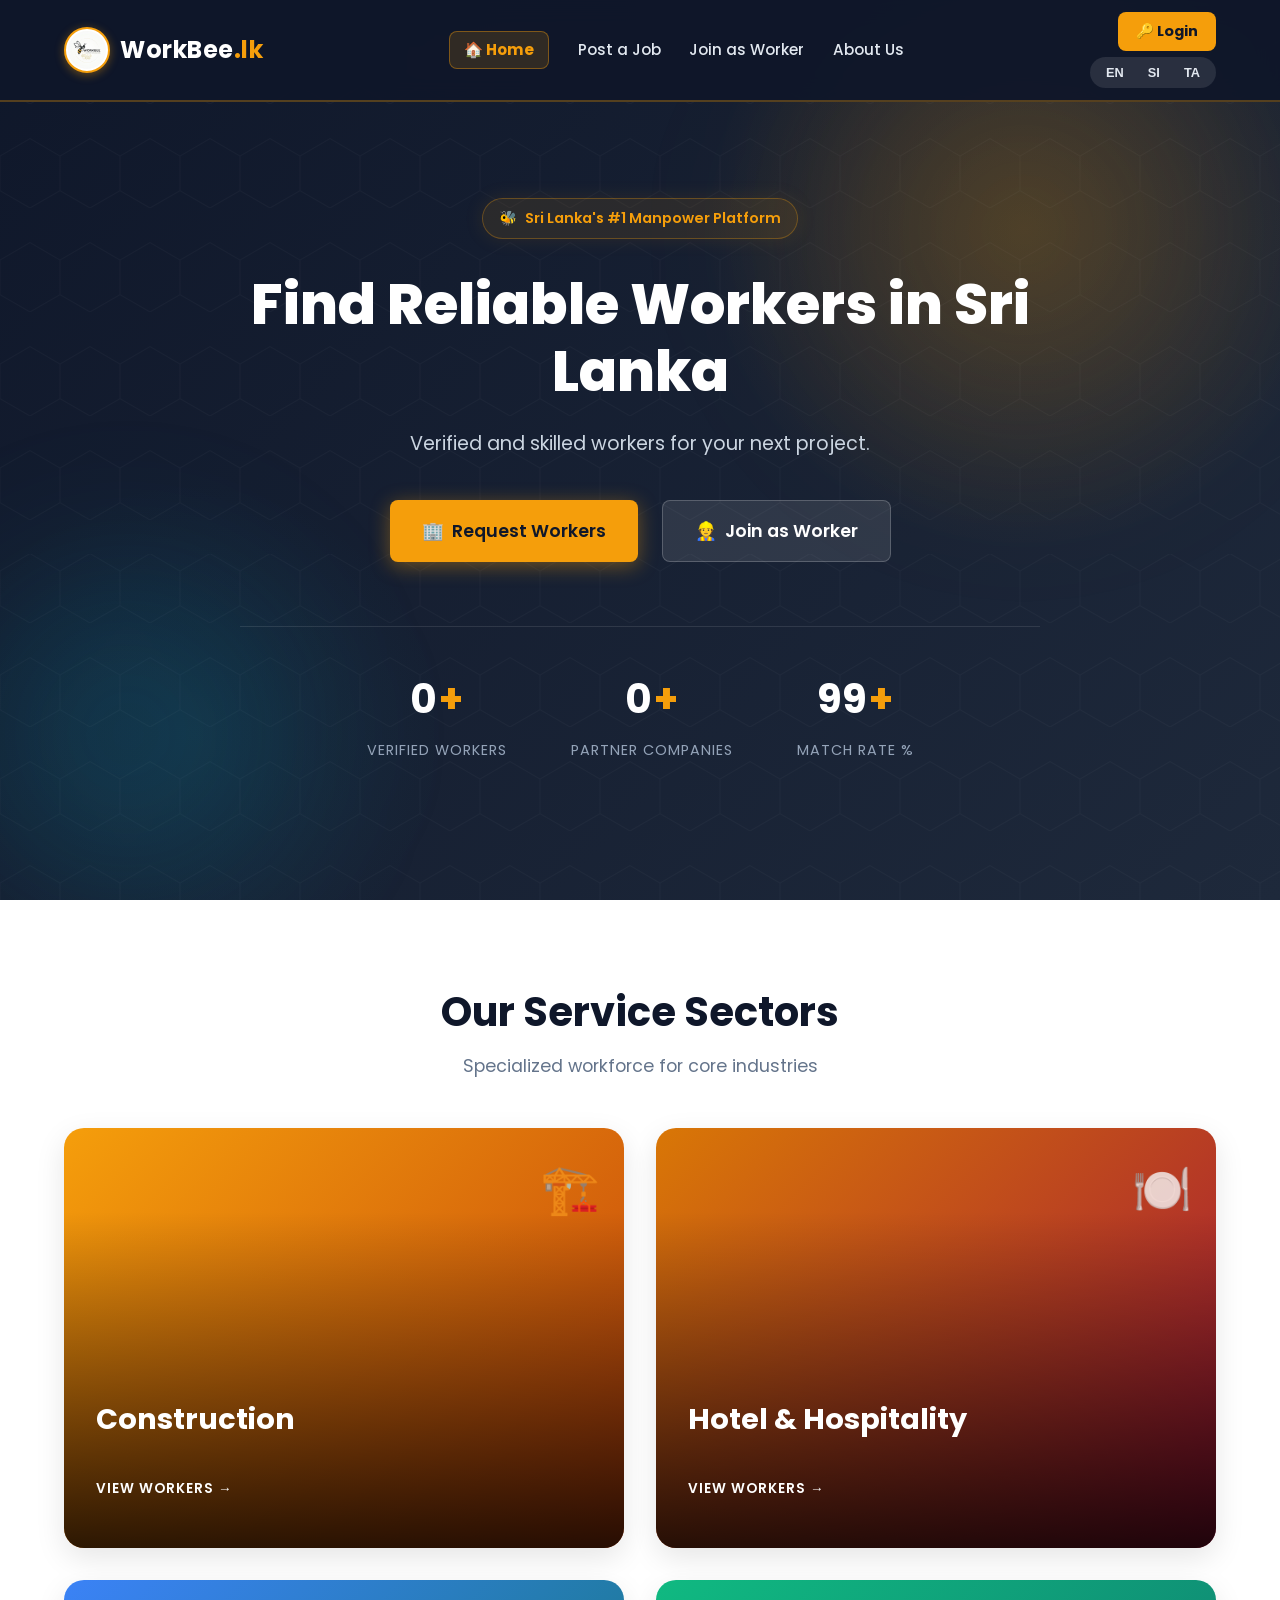
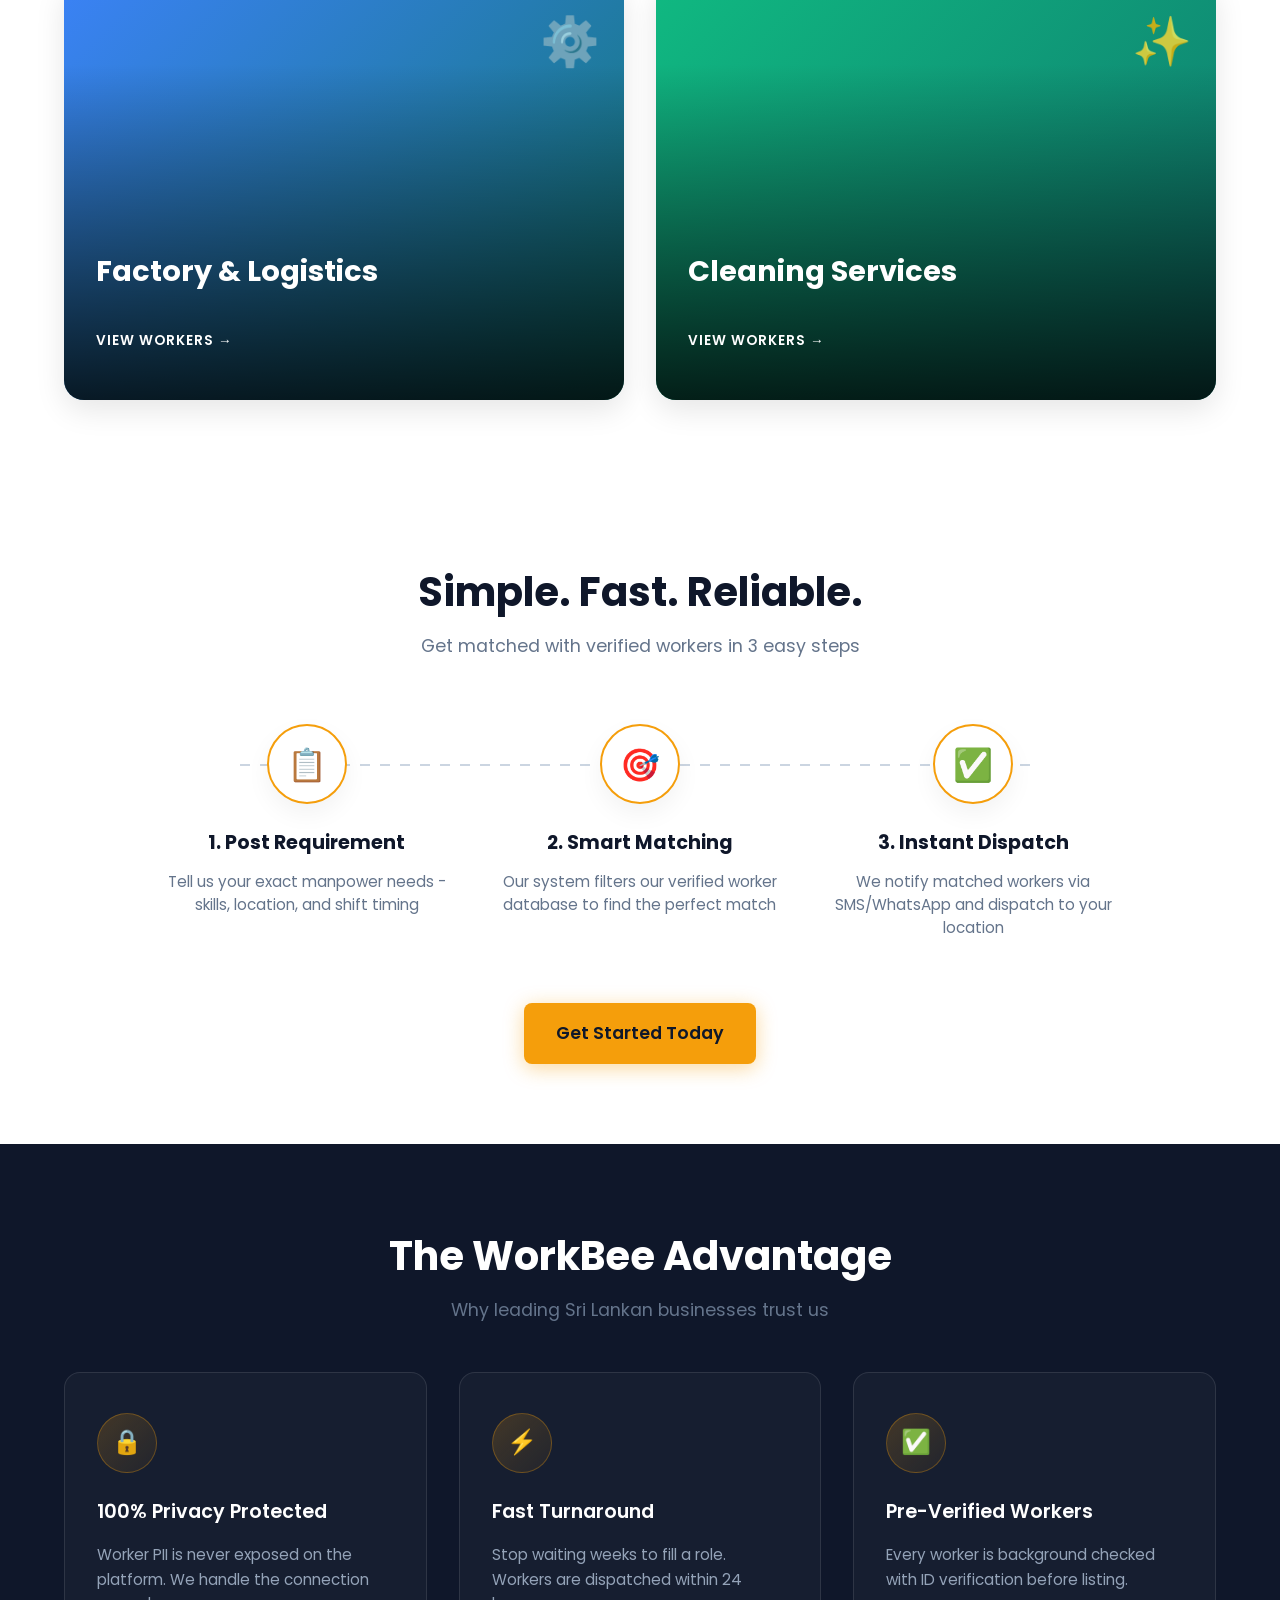
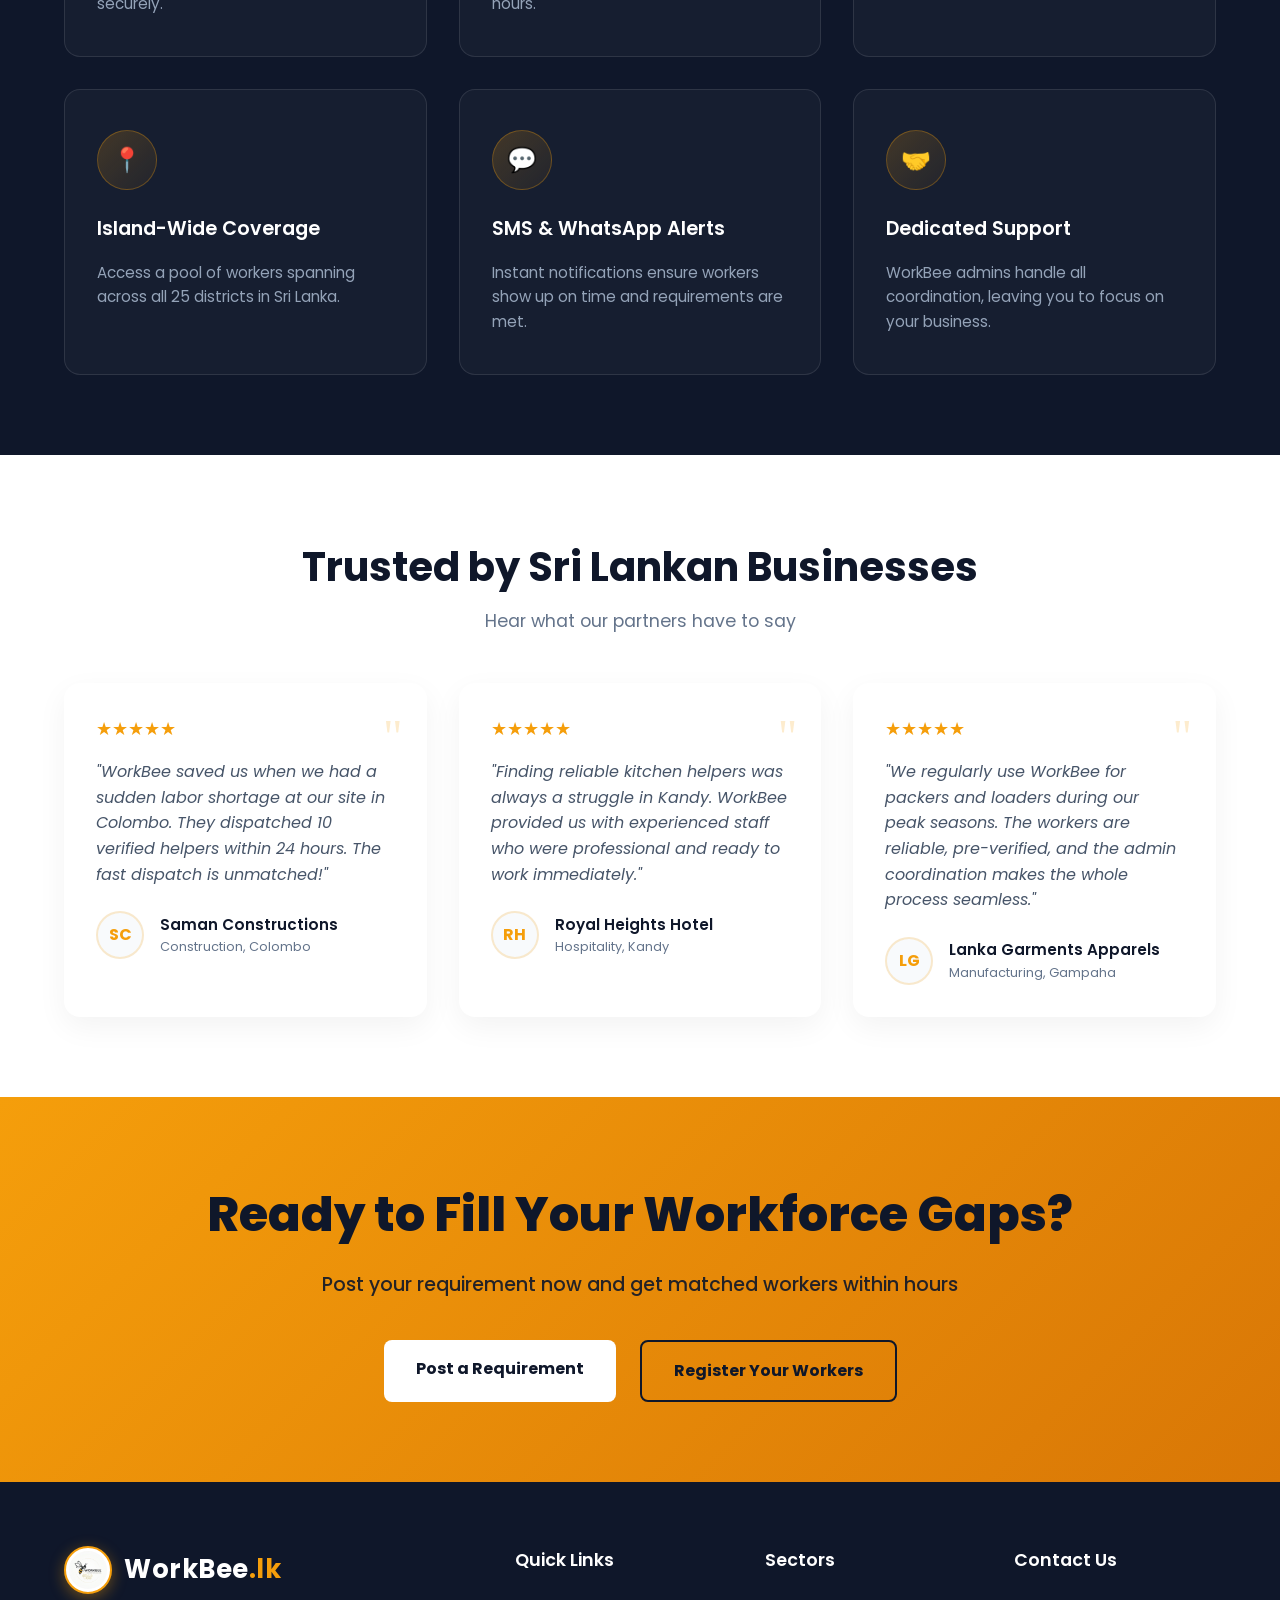
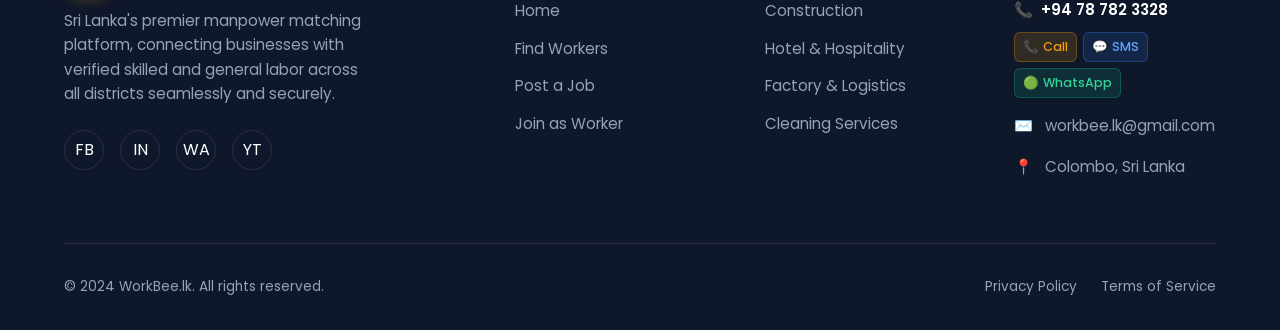
<file: index.html>
<!DOCTYPE html>
<html lang="en">
<head>
    <meta charset="UTF-8">
    <meta name="viewport" content="width=device-width, initial-scale=1.0">
    <title>WorkBee.lk | Reliable Manpower Solutions</title>
    
    <!-- Google Fonts: Poppins -->
    <link rel="preconnect" href="https://fonts.googleapis.com">
    <link rel="preconnect" href="https://fonts.gstatic.com" crossorigin>
    <link href="https://fonts.googleapis.com/css2?family=Poppins:wght@300;400;500;600;700;800&display=swap" rel="stylesheet">
    
    <!-- External CSS -->
    <link rel="stylesheet" href="css/main.css?v=13">
    <link rel="stylesheet" href="css/components.css?v=13">

    <!-- Page Specific Styles -->
    <style>
        :root {
            --primary: #F59E0B;
            --dark-bg: #0F172A;
            --slate: #1E293B;
            --accent-cyan: #06B6D4;
            --accent-green: #10B981;
            --surface: #F8FAFC;
        }

        body {
            font-family: 'Poppins', sans-serif;
            margin: 0;
            padding: 0;
            background: linear-gradient(to bottom, #000000 0%, #F59E0B 100%);
            background-attachment: fixed;
            color: #ffffff;
            overflow-x: hidden;
        }

        .navbar {
            position: fixed;
            top: 0;
            left: 0;
            right: 0;
            display: flex;
            justify-content: space-between;
            align-items: center;
            padding: 12px 5%;
            background: rgba(15, 23, 42, 0.95);
            backdrop-filter: blur(12px);
            -webkit-backdrop-filter: blur(12px);
            z-index: 1000;
            border-bottom: 2px solid rgba(245, 158, 11, 0.3);
        }
        
        .logo-container {
            display: flex;
            align-items: center;
            gap: 10px;
            text-decoration: none;
        }
        
        .brand-logo-img {
            height: 46px;
            width: 46px;
            border-radius: 50%;
            box-shadow: 0 2px 10px rgba(245,158,11,0.4);
            border: 2px solid #F59E0B;
            background: white;
            object-fit: contain;
            padding: 2px;
            flex-shrink: 0;
            transition: transform 0.2s ease;
        }

        .logo-container:hover .brand-logo-img {
            transform: scale(1.05);
        }
        
        .footer-logo-img {
            height: 48px;
            width: 48px;
            border-radius: 50%;
            border: 2px solid #F59E0B;
            background: white;
            object-fit: contain;
            padding: 3px;
            flex-shrink: 0;
        }

        .logo-text {
            color: white;
            font-weight: 700;
            font-size: 1.5rem;
            letter-spacing: 0.5px;
        }
        
        .logo-ext {
            color: var(--primary);
        }

        .nav-links {
            display: flex;
            gap: 1.8rem;
            align-items: center;
            white-space: nowrap;
        }

        .nav-links a {
            color: #E2E8F0;
            text-decoration: none;
            font-weight: 500;
            font-size: 0.95rem;
            transition: color 0.3s;
            white-space: nowrap;
        }

        .nav-links a:hover {
            color: var(--primary);
        }

        .nav-actions {
            display: flex;
            flex-direction: column;
            align-items: flex-end;
            gap: 6px;
        }

        .lang-switcher {
            display: flex;
            background: rgba(255, 255, 255, 0.1);
            border-radius: 20px;
            padding: 0.25rem;
        }
        
        .lang-btn {
            background: none;
            border: none;
            color: #E2E8F0;
            padding: 0.25rem 0.75rem;
            font-size: 0.8rem;
            font-weight: 600;
            cursor: pointer;
            border-radius: 15px;
            transition: all 0.2s;
        }

        .lang-btn.active {
            background: var(--primary);
            color: var(--dark-bg);
        }

        .btn-primary {
            background: var(--primary);
            color: var(--dark-bg);
            padding: 0.6rem 1.5rem;
            border-radius: 8px;
            text-decoration: none;
            font-weight: 600;
            border: none;
            cursor: pointer;
            transition: transform 0.2s, box-shadow 0.2s;
            display: inline-flex;
            align-items: center;
            gap: 0.5rem;
        }
        
        .btn-primary:hover {
            transform: translateY(-2px);
            box-shadow: 0 4px 12px rgba(245, 158, 11, 0.3);
        }

        .btn-dark {
            background: rgba(255, 255, 255, 0.1);
            color: white;
            padding: 0.6rem 1.5rem;
            border-radius: 8px;
            text-decoration: none;
            font-weight: 600;
            border: 1px solid rgba(255, 255, 255, 0.2);
            cursor: pointer;
            transition: background 0.2s;
            display: inline-flex;
            align-items: center;
            gap: 0.5rem;
        }

        .btn-dark:hover {
            background: rgba(255, 255, 255, 0.2);
        }

        .mobile-menu-btn {
            display: none;
            background: none;
            border: none;
            color: white;
            font-size: 1.5rem;
            cursor: pointer;
        }

        .hero {
            position: relative;
            min-height: 100vh;
            background: linear-gradient(135deg, var(--dark-bg) 0%, var(--slate) 100%);
            display: flex;
            align-items: center;
            justify-content: center;
            padding: 120px 5% 60px;
            overflow: hidden;
        }

        .hex-bg {
            position: absolute;
            inset: 0;
            opacity: 0.03;
            background-image: url("data:image/svg+xml,%3Csvg width='60' height='103.92304845413264' xmlns='http://www.w3.org/2000/svg'%3E%3Cpath d='M30 103.92304845413264L0 86.60254037844388V51.96152422706632L30 34.64101615137755l30 17.32050807568877v34.64101615137755z' fill='none' stroke='%23ffffff' stroke-width='1'/%3E%3C/svg%3E");
            background-size: 60px 103.92px;
            pointer-events: none;
        }

        .blob-yellow {
            position: absolute;
            top: -10%;
            right: -5%;
            width: 50vw;
            height: 50vw;
            background: radial-gradient(circle, rgba(245,158,11,0.15) 0%, rgba(245,158,11,0) 70%);
            border-radius: 50%;
            filter: blur(60px);
            animation: pulseBlob 8s infinite alternate ease-in-out;
            pointer-events: none;
        }

        .blob-cyan {
            position: absolute;
            bottom: -10%;
            left: -10%;
            width: 40vw;
            height: 40vw;
            background: radial-gradient(circle, rgba(6,182,212,0.15) 0%, rgba(6,182,212,0) 70%);
            border-radius: 50%;
            filter: blur(60px);
            animation: pulseBlob 12s infinite alternate-reverse ease-in-out;
            pointer-events: none;
        }

        @keyframes pulseBlob {
            0% { transform: scale(1) translate(0, 0); }
            100% { transform: scale(1.1) translate(-20px, 20px); }
        }

        .hero-content {
            position: relative;
            z-index: 10;
            max-width: 800px;
            text-align: center;
            color: white;
        }

        .pill-badge {
            display: inline-flex;
            align-items: center;
            gap: 0.5rem;
            background: rgba(245, 158, 11, 0.1);
            border: 1px solid rgba(245, 158, 11, 0.3);
            color: var(--primary);
            padding: 0.5rem 1rem;
            border-radius: 30px;
            font-size: 0.9rem;
            font-weight: 600;
            margin-bottom: 2rem;
            box-shadow: 0 0 20px rgba(245, 158, 11, 0.1);
        }

        .hero h1 {
            font-size: 3.5rem;
            line-height: 1.2;
            margin-bottom: 1.5rem;
            font-weight: 800;
        }

        .text-gradient {
            background: linear-gradient(90deg, #FCD34D 0%, #F59E0B 100%);
            -webkit-background-clip: text;
            -webkit-text-fill-color: transparent;
            background-clip: text;
        }

        .hero p {
            font-size: 1.2rem;
            color: #CBD5E1;
            margin-bottom: 2.5rem;
            line-height: 1.6;
        }

        .hero-btns {
            display: flex;
            justify-content: center;
            gap: 1.5rem;
            margin-bottom: 4rem;
        }

        .btn-large {
            padding: 1rem 2rem;
            font-size: 1.1rem;
        }

        .stats-row {
            display: flex;
            justify-content: center;
            gap: 4rem;
            border-top: 1px solid rgba(255, 255, 255, 0.1);
            padding-top: 2.5rem;
        }

        .stat-item {
            display: flex;
            flex-direction: column;
            align-items: center;
        }

        .stat-num {
            font-size: 2.5rem;
            font-weight: 700;
            color: white;
            display: flex;
            align-items: center;
        }

        .stat-num::after {
            content: '+';
            color: var(--primary);
            margin-left: 2px;
        }

        .stat-label {
            color: #94A3B8;
            font-size: 0.9rem;
            text-transform: uppercase;
            letter-spacing: 1px;
            margin-top: 0.5rem;
        }

        /* --- Sections General --- */
        section {
            padding: 80px 5%;
        }

        .section-header {
            text-align: center;
            margin-bottom: 3rem;
        }

        .section-header h2 {
            font-size: 2.5rem;
            color: var(--dark-bg);
            margin-bottom: 0.5rem;
        }

        .section-header p {
            color: #64748B;
            font-size: 1.1rem;
        }
        
        .section-dark {
            background-color: var(--dark-bg);
            color: white;
        }
        
        .section-dark .section-header h2 {
            color: white;
        }

        /* --- Sectors Showcase --- */
        .sectors-grid {
            display: grid;
            grid-template-columns: repeat(2, 1fr);
            gap: 2rem;
            max-width: 1200px;
            margin: 0 auto;
        }

        .sector-card {
            position: relative;
            border-radius: 20px;
            padding: 3rem 2rem;
            color: white;
            overflow: hidden;
            text-decoration: none;
            transition: transform 0.3s;
            display: flex;
            flex-direction: column;
            justify-content: flex-end;
            min-height: 250px;
            box-shadow: 0 10px 30px rgba(0,0,0,0.1);
        }

        .sector-card:hover {
            transform: translateY(-10px);
        }
        
        .card-bg-1 { background: linear-gradient(135deg, #F59E0B 0%, #C2410C 100%); }
        .card-bg-2 { background: linear-gradient(135deg, #D97706 0%, #9F1239 100%); }
        .card-bg-3 { background: linear-gradient(135deg, #3B82F6 0%, #0F766E 100%); }
        .card-bg-4 { background: linear-gradient(135deg, #10B981 0%, #0F766E 100%); }

        .sector-card::before {
            content: '';
            position: absolute;
            inset: 0;
            background: linear-gradient(to top, rgba(0,0,0,0.8) 0%, rgba(0,0,0,0) 80%);
            z-index: 1;
        }

        .sector-icon {
            font-size: 3rem;
            position: absolute;
            top: 1.5rem;
            right: 1.5rem;
            z-index: 2;
            opacity: 0.8;
            transition: transform 0.3s;
        }

        .sector-card:hover .sector-icon {
            transform: scale(1.1) rotate(5deg);
        }

        .sector-content {
            position: relative;
            z-index: 2;
        }

        .sector-title {
            font-size: 1.8rem;
            font-weight: 700;
            margin-bottom: 0.5rem;
        }

        .sector-desc {
            font-size: 0.95rem;
            color: rgba(255,255,255,0.9);
            margin-bottom: 1.5rem;
            max-height: 0;
            opacity: 0;
            overflow: hidden;
            transition: all 0.4s ease;
        }

        .sector-card:hover .sector-desc {
            max-height: 100px;
            opacity: 1;
        }

        .sector-btn {
            display: inline-flex;
            align-items: center;
            gap: 0.5rem;
            font-weight: 600;
            color: white;
            text-transform: uppercase;
            font-size: 0.85rem;
            letter-spacing: 1px;
        }

        /* --- How It Works --- */
        .steps-container {
            display: flex;
            justify-content: space-between;
            align-items: flex-start;
            max-width: 1000px;
            margin: 4rem auto 0;
            position: relative;
        }

        .steps-line {
            position: absolute;
            top: 40px;
            left: 10%;
            right: 10%;
            height: 2px;
            background: repeating-linear-gradient(to right, #CBD5E1 0, #CBD5E1 10px, transparent 10px, transparent 20px);
            z-index: 0;
        }

        .step-box {
            position: relative;
            z-index: 1;
            flex: 1;
            text-align: center;
            padding: 0 1rem;
        }

        .step-icon {
            width: 80px;
            height: 80px;
            background: white;
            border-radius: 50%;
            display: flex;
            align-items: center;
            justify-content: center;
            font-size: 2rem;
            margin: 0 auto 1.5rem;
            box-shadow: 0 10px 25px rgba(0,0,0,0.05);
            border: 2px solid var(--primary);
        }

        .step-title {
            font-weight: 700;
            font-size: 1.2rem;
            margin-bottom: 0.75rem;
            color: var(--dark-bg);
        }
        
        .step-desc {
            color: #64748B;
            font-size: 0.95rem;
            line-height: 1.5;
        }
        
        .how-cta {
            text-align: center;
            margin-top: 4rem;
        }

        /* --- Features / Why Choose --- */
        .features-grid {
            display: grid;
            grid-template-columns: repeat(3, 1fr);
            gap: 2rem;
            max-width: 1200px;
            margin: 0 auto;
        }

        .feature-card {
            background: rgba(255, 255, 255, 0.03);
            border: 1px solid rgba(255, 255, 255, 0.1);
            border-radius: 16px;
            padding: 2.5rem 2rem;
            transition: all 0.3s;
        }

        .feature-card:hover {
            background: rgba(255, 255, 255, 0.05);
            border-color: var(--primary);
            box-shadow: 0 0 20px rgba(245, 158, 11, 0.1);
        }

        .feature-icon-wrapper {
            width: 60px;
            height: 60px;
            background: linear-gradient(135deg, rgba(245,158,11,0.2) 0%, rgba(245,158,11,0.05) 100%);
            border-radius: 50%;
            display: flex;
            align-items: center;
            justify-content: center;
            font-size: 1.5rem;
            margin-bottom: 1.5rem;
            color: var(--primary);
            border: 1px solid rgba(245, 158, 11, 0.3);
        }

        .feature-title {
            font-size: 1.2rem;
            font-weight: 600;
            margin-bottom: 1rem;
            color: white;
        }

        .feature-desc {
            color: #94A3B8;
            font-size: 0.95rem;
            line-height: 1.6;
        }

        /* --- Worker Directory Preview --- */
        .workers-grid {
            display: grid;
            grid-template-columns: repeat(3, 1fr);
            gap: 2rem;
            max-width: 1200px;
            margin: 0 auto;
        }

        .worker-card {
            background: white;
            border-radius: 16px;
            border: 1px solid #E2E8F0;
            padding: 1.5rem;
            box-shadow: 0 4px 6px rgba(0,0,0,0.02);
            transition: box-shadow 0.3s, transform 0.3s;
        }

        .worker-card:hover {
            box-shadow: 0 10px 25px rgba(0,0,0,0.08);
            transform: translateY(-5px);
        }

        .worker-header {
            display: flex;
            justify-content: space-between;
            align-items: center;
            margin-bottom: 1rem;
        }
        
        .worker-id {
            font-weight: 700;
            color: var(--slate);
            font-size: 1.1rem;
        }

        .badge-available {
            display: inline-flex;
            align-items: center;
            gap: 6px;
            background: rgba(16, 185, 129, 0.1);
            color: var(--accent-green);
            padding: 4px 10px;
            border-radius: 20px;
            font-size: 0.75rem;
            font-weight: 600;
        }

        .pulse-dot {
            width: 8px;
            height: 8px;
            background: var(--accent-green);
            border-radius: 50%;
            animation: pulse-green 2s infinite;
        }

        @keyframes pulse-green {
            0% { box-shadow: 0 0 0 0 rgba(16, 185, 129, 0.7); }
            70% { box-shadow: 0 0 0 6px rgba(16, 185, 129, 0); }
            100% { box-shadow: 0 0 0 0 rgba(16, 185, 129, 0); }
        }

        .worker-info-row {
            font-size: 1.2rem;
            font-weight: 600;
            color: var(--dark-bg);
            margin-bottom: 0.5rem;
        }

        .worker-meta {
            color: #64748B;
            font-size: 0.9rem;
            margin-bottom: 1rem;
        }

        .skill-tags {
            display: flex;
            flex-wrap: wrap;
            gap: 0.5rem;
            margin-bottom: 1rem;
        }

        .skill-tag {
            background: var(--surface);
            border: 1px solid #E2E8F0;
            padding: 4px 10px;
            border-radius: 6px;
            font-size: 0.8rem;
            color: var(--slate);
            font-weight: 500;
        }

        .divider {
            height: 1px;
            background: #E2E8F0;
            margin: 1rem 0;
        }

        .worker-details {
            display: flex;
            flex-direction: column;
            gap: 0.5rem;
            margin-bottom: 1.5rem;
        }
        
        .detail-item {
            display: flex;
            align-items: center;
            gap: 0.5rem;
            font-size: 0.9rem;
            color: #475569;
        }

        .btn-full {
            width: 100%;
            display: block;
            text-align: center;
        }
        
        /* --- Testimonials --- */
        .testimonials-grid {
            display: grid;
            grid-template-columns: repeat(3, 1fr);
            gap: 2rem;
            max-width: 1200px;
            margin: 0 auto;
        }

        .testimonial-card {
            background: white;
            border-radius: 16px;
            padding: 2rem;
            box-shadow: 0 10px 30px rgba(0,0,0,0.05);
            position: relative;
        }

        .quote-icon {
            color: rgba(245, 158, 11, 0.2);
            font-size: 3rem;
            position: absolute;
            top: 1rem;
            right: 1.5rem;
            font-family: serif;
        }

        .stars {
            color: var(--primary);
            margin-bottom: 1rem;
            font-size: 1.1rem;
        }

        .quote-text {
            font-style: italic;
            color: #475569;
            line-height: 1.6;
            margin-bottom: 1.5rem;
            position: relative;
            z-index: 1;
        }

        .client-info {
            display: flex;
            align-items: center;
            gap: 1rem;
        }
        
        .client-avatar {
            width: 48px;
            height: 48px;
            background: var(--surface);
            border-radius: 50%;
            display: flex;
            align-items: center;
            justify-content: center;
            font-weight: 700;
            color: var(--primary);
            border: 2px solid rgba(245, 158, 11, 0.2);
        }

        .client-name {
            font-weight: 600;
            color: var(--dark-bg);
            font-size: 0.95rem;
        }

        .client-industry {
            font-size: 0.8rem;
            color: #64748B;
        }

        /* --- CTA Banner --- */
        .cta-banner {
            background: linear-gradient(135deg, #F59E0B 0%, #D97706 100%);
            padding: 5rem 5%;
            text-align: center;
            color: var(--dark-bg);
        }

        .cta-banner h2 {
            font-size: 3rem;
            font-weight: 800;
            margin-bottom: 1rem;
        }

        .cta-banner p {
            font-size: 1.2rem;
            margin-bottom: 2.5rem;
            font-weight: 500;
            opacity: 0.9;
        }

        .cta-btns {
            display: flex;
            justify-content: center;
            gap: 1.5rem;
        }

        .btn-white {
            background: white;
            color: var(--dark-bg);
            padding: 1rem 2rem;
            border-radius: 8px;
            text-decoration: none;
            font-weight: 700;
            transition: transform 0.2s;
        }
        
        .btn-white:hover {
            transform: translateY(-2px);
        }
        
        .btn-outline-dark {
            background: transparent;
            color: var(--dark-bg);
            padding: 1rem 2rem;
            border-radius: 8px;
            text-decoration: none;
            font-weight: 700;
            border: 2px solid var(--dark-bg);
            transition: all 0.2s;
        }

        .btn-outline-dark:hover {
            background: var(--dark-bg);
            color: white;
        }

        /* --- Footer --- */
        footer {
            background-color: var(--dark-bg);
            color: #94A3B8;
            padding: 4rem 5% 2rem;
        }

        .footer-grid {
            display: grid;
            grid-template-columns: 2fr 1fr 1fr 1fr;
            gap: 3rem;
            max-width: 1200px;
            margin: 0 auto 3rem;
        }

        .footer-logo {
            margin-bottom: 1rem;
        }
        
        .footer-logo .logo-text {
            font-size: 1.8rem;
        }

        .footer-desc {
            line-height: 1.6;
            margin-bottom: 1.5rem;
            font-size: 0.95rem;
        }

        .social-links {
            display: flex;
            gap: 1rem;
        }

        .social-btn {
            width: 40px;
            height: 40px;
            border-radius: 50%;
            border: 1px solid rgba(255, 255, 255, 0.1);
            display: flex;
            align-items: center;
            justify-content: center;
            color: white;
            text-decoration: none;
            transition: all 0.3s;
        }

        .social-btn:hover {
            background: var(--primary);
            border-color: var(--primary);
            color: var(--dark-bg);
        }

        .footer-col h4 {
            color: white;
            font-size: 1.1rem;
            margin-bottom: 1.5rem;
            font-weight: 600;
        }

        .footer-col ul {
            list-style: none;
            padding: 0;
            margin: 0;
        }

        .footer-col ul li {
            margin-bottom: 0.75rem;
        }

        .footer-col ul a {
            color: #94A3B8;
            text-decoration: none;
            transition: color 0.2s;
            font-size: 0.95rem;
        }

        .footer-col ul a:hover {
            color: var(--primary);
        }

        .contact-item {
            display: flex;
            align-items: flex-start;
            gap: 0.75rem;
            margin-bottom: 1rem;
            font-size: 0.95rem;
        }

        .footer-bottom {
            max-width: 1200px;
            margin: 0 auto;
            padding-top: 2rem;
            border-top: 1px solid rgba(255, 255, 255, 0.1);
            display: flex;
            justify-content: space-between;
            align-items: center;
            font-size: 0.85rem;
        }

        .footer-legal {
            display: flex;
            gap: 1.5rem;
        }

        .footer-legal a {
            color: #94A3B8;
            text-decoration: none;
        }

        .footer-legal a:hover {
            color: white;
        }

        /* --- Animations --- */
        .animate-on-scroll {
            opacity: 0;
            transform: translateY(30px);
            transition: opacity 0.6s ease-out, transform 0.6s ease-out;
        }
        
        .animate-on-scroll.is-visible {
            opacity: 1;
            transform: translateY(0);
        }

        /* --- Responsive Design --- */
        @media (max-width: 1024px) {
            .hero h1 { font-size: 2.8rem; }
            .stats-row { gap: 2rem; }
            .sectors-grid { gap: 1.5rem; }
            .features-grid { grid-template-columns: repeat(2, 1fr); }
            .workers-grid { grid-template-columns: repeat(2, 1fr); }
            .testimonials-grid { grid-template-columns: repeat(2, 1fr); }
            .footer-grid { grid-template-columns: repeat(2, 1fr); }
        }

        @media (max-width: 768px) {
            .nav-links, .nav-actions { display: none; }
            .mobile-menu-btn { display: block; }
            
            .navbar.mobile-active .nav-links,
            .navbar.mobile-active .nav-actions {
                display: flex;
                flex-direction: column;
                position: absolute;
                top: 100%;
                left: 0;
                right: 0;
                background: var(--dark-bg);
                padding: 2rem;
                border-bottom: 1px solid rgba(255,255,255,0.1);
            }
            .navbar.mobile-active .nav-links { gap: 1rem; align-items: flex-start; }
            .navbar.mobile-active .nav-actions { margin-top: 1rem; align-items: flex-start; }

            .hero h1 { font-size: 2.2rem; }
            .hero-btns { flex-direction: column; gap: 1rem; }
            .stats-row { flex-direction: column; gap: 2rem; }
            
            .sectors-grid { grid-template-columns: 1fr; }
            .steps-container { flex-direction: column; align-items: center; gap: 3rem; }
            .steps-line { display: none; }
            .features-grid { grid-template-columns: 1fr; }
            .workers-grid { grid-template-columns: 1fr; }
            .testimonials-grid { grid-template-columns: 1fr; }
            .footer-grid { grid-template-columns: 1fr; gap: 2rem; }
            .footer-bottom { flex-direction: column; gap: 1rem; text-align: center; }
            
            .cta-banner h2 { font-size: 2rem; }
            .cta-btns { flex-direction: column; }
        }
    </style>
    <!-- ===== PWA - Progressive Web App ===== -->
    <link rel="manifest" href="manifest.json">
    <meta name="mobile-web-app-capable" content="yes">
    <meta name="apple-mobile-web-app-capable" content="yes">
    <meta name="apple-mobile-web-app-status-bar-style" content="black-translucent">
    <meta name="apple-mobile-web-app-title" content="WorkBee">
    <meta name="application-name" content="WorkBee">
    <meta name="msapplication-TileColor" content="#0f172a">
    <meta name="msapplication-TileImage" content="assets/icons/icon-144.png">
    <meta name="theme-color" content="#F59E0B">
    <!-- Apple Touch Icons -->
    <link rel="apple-touch-icon" href="assets/icons/icon-180.png">
    <link rel="apple-touch-icon" sizes="152x152" href="assets/icons/icon-152.png">
    <link rel="apple-touch-icon" sizes="144x144" href="assets/icons/icon-144.png">
    <link rel="apple-touch-icon" sizes="128x128" href="assets/icons/icon-128.png">
    <link rel="icon" type="image/png" sizes="192x192" href="assets/icons/icon-192.png">
    <link rel="icon" type="image/png" sizes="96x96" href="assets/icons/icon-96.png">
    <!-- ===== END PWA ===== -->
</head>
<body>

    <!-- 1. Fixed Navbar -->
    <nav class="navbar" id="navbar">
        <a href="index.html" class="logo-container">
            <img src="assets/logo.jpg" alt="WorkBee.lk Logo" class="brand-logo-img" onerror="this.onerror=null; this.src='logo.jpg';">
            <span class="logo-text">WorkBee<span class="logo-ext">.lk</span></span>
        </a>

        <div class="nav-links">
            <a href="index.html" class="active" style="display: inline-flex; align-items: center; gap: 6px; background: rgba(245,158,11,0.15); color: #F59E0B; padding: 6px 14px; border-radius: 8px; font-weight: 700; border: 1px solid rgba(245,158,11,0.4);">🏠 Home</a>
            <a href="register-company.html" data-i18n="nav.post_job">Post a Job</a>
            <a href="register-worker.html" data-i18n="nav.join">Join as Worker</a>
            <a href="#sectors" data-i18n="nav.about">About</a>
        </div>

        <div class="nav-actions">
            <div id="nav-auth-container" style="display: flex; align-items: center; gap: 8px;">
                <a href="login.html" style="background:#F59E0B;color:#0f172a;padding:8px 18px;border-radius:8px;text-decoration:none;font-weight:700;font-size:0.9rem;white-space: nowrap;">🔑 Login</a>
            </div>
            <div class="lang-switcher">
                <button class="lang-btn active" data-lang="en">EN</button>
                <button class="lang-btn" data-lang="si">SI</button>
                <button class="lang-btn" data-lang="ta">TA</button>
            </div>
        </div>

        <button class="mobile-menu-btn" onclick="toggleMobileMenu()" aria-label="Toggle navigation menu">☰</button>
    </nav>

    <!-- 2. Hero Section -->
    <header class="hero">
        <div class="hex-bg"></div>
        <div class="blob-yellow"></div>
        <div class="blob-cyan"></div>
        
        <div class="hero-content animate-on-scroll">
            <div class="pill-badge">
                🐝 <span data-i18n="hero.badge">Sri Lanka's #1 Manpower Platform</span>
            </div>
            <h1 data-i18n="hero.title">
                Reliable Manpower Solutions<br>
                Skilled & General Labor <br>
                <span class="text-gradient">On Demand</span>
            </h1>
            <p data-i18n="hero.subtitle">Connect with 1,500+ verified workers across Construction, Hospitality, Factory & Cleaning sectors in Sri Lanka.</p>
            
            <div class="hero-btns">
                <a href="register-company.html" class="btn-primary btn-large">🏢 <span data-i18n="btn.req_workers_hero">Request Workers</span></a>
                <a href="register-worker.html" class="btn-dark btn-large">👷 <span data-i18n="btn.join_worker_hero">Join as Worker</span></a>
            </div>

            <div class="stats-row">
                <div class="stat-item">
                    <div class="stat-num" id="stat-workers-count" data-target="0">0</div>
                    <div class="stat-label" data-i18n="stat.verified">Verified Workers</div>
                </div>
                <div class="stat-item">
                    <div class="stat-num" id="stat-companies-count" data-target="0">0</div>
                    <div class="stat-label" data-i18n="stat.partners">Partner Companies</div>
                </div>
                <div class="stat-item">
                    <div class="stat-num" id="stat-match-count" data-target="99">0</div>
                    <div class="stat-label" data-i18n="stat.match_rate">Match Rate %</div>
                </div>
            </div>
        </div>
    </header>

    <!-- 3. Sector Showcase -->
    <section id="sectors" class="animate-on-scroll">
        <div class="section-header">
            <h2 data-i18n="sectors.title">Our Service Sectors</h2>
            <p data-i18n="sectors.subtitle">Specialized workforce for core industries</p>
        </div>
        
        <div class="sectors-grid">
            <a href="workers.html?sector=construction" class="sector-card card-bg-1">
                <div class="sector-icon">🏗️</div>
                <div class="sector-content">
                    <div class="sector-title" data-i18n="sector.const.title">Construction</div>
                    <div class="sector-desc" data-i18n="sector.const.desc">Masons, Carpenters, Painters, Welders & Helpers</div>
                    <div class="sector-btn" data-i18n="btn.view_workers">View Workers &rarr;</div>
                </div>
            </a>
            <a href="workers.html?sector=hospitality" class="sector-card card-bg-2">
                <div class="sector-icon">🍽️</div>
                <div class="sector-content">
                    <div class="sector-title" data-i18n="sector.hosp.title">Hotel & Hospitality</div>
                    <div class="sector-desc" data-i18n="sector.hosp.desc">Kitchen Helpers, Waiters, Room Attendants, Stewards</div>
                    <div class="sector-btn" data-i18n="btn.view_workers">View Workers &rarr;</div>
                </div>
            </a>
            <a href="workers.html?sector=factory" class="sector-card card-bg-3">
                <div class="sector-icon">⚙️</div>
                <div class="sector-content">
                    <div class="sector-title" data-i18n="sector.fact.title">Factory & Logistics</div>
                    <div class="sector-desc" data-i18n="sector.fact.desc">Machine Operators, Packers, Loaders, Store Helpers</div>
                    <div class="sector-btn" data-i18n="btn.view_workers">View Workers &rarr;</div>
                </div>
            </a>
            <a href="workers.html?sector=cleaning" class="sector-card card-bg-4">
                <div class="sector-icon">✨</div>
                <div class="sector-content">
                    <div class="sector-title" data-i18n="sector.clean.title">Cleaning Services</div>
                    <div class="sector-desc" data-i18n="sector.clean.desc">House Cleaning, Commercial Cleaning, Gardening</div>
                    <div class="sector-btn" data-i18n="btn.view_workers">View Workers &rarr;</div>
                </div>
            </a>
        </div>
    </section>

    <!-- 4. How It Works -->
    <section id="how-it-works" style="background-color: white;" class="animate-on-scroll">
        <div class="section-header">
            <h2 data-i18n="how.title">Simple. Fast. Reliable.</h2>
            <p data-i18n="how.subtitle">Get matched with verified workers in 3 easy steps</p>
        </div>
        
        <div class="steps-container">
            <div class="steps-line"></div>
            
            <div class="step-box">
                <div class="step-icon">📋</div>
                <div class="step-title" data-i18n="how.step1.title">1. Post Requirement</div>
                <div class="step-desc" data-i18n="how.step1.desc">Tell us your exact manpower needs - skills, location, and shift timing</div>
            </div>
            
            <div class="step-box">
                <div class="step-icon">🎯</div>
                <div class="step-title" data-i18n="how.step2.title">2. Smart Matching</div>
                <div class="step-desc" data-i18n="how.step2.desc">Our system filters our verified worker database to find the perfect match</div>
            </div>
            
            <div class="step-box">
                <div class="step-icon">✅</div>
                <div class="step-title" data-i18n="how.step3.title">3. Instant Dispatch</div>
                <div class="step-desc" data-i18n="how.step3.desc">We notify matched workers via SMS/WhatsApp and dispatch to your location</div>
            </div>
        </div>
        
        <div class="how-cta">
            <a href="register-company.html" class="btn-primary btn-large" data-i18n="btn.get_started">Get Started Today</a>
        </div>
    </section>

    <!-- 5. Why Choose WorkBee -->
    <section id="features" class="section-dark animate-on-scroll">
        <div class="section-header">
            <h2 data-i18n="features.title">The WorkBee Advantage</h2>
            <p data-i18n="features.subtitle">Why leading Sri Lankan businesses trust us</p>
        </div>
        
        <div class="features-grid">
            <div class="feature-card">
                <div class="feature-icon-wrapper">🔒</div>
                <div class="feature-title" data-i18n="feat.1.title">100% Privacy Protected</div>
                <div class="feature-desc" data-i18n="feat.1.desc">Worker PII is never exposed on the platform. We handle the connection securely.</div>
            </div>
            <div class="feature-card">
                <div class="feature-icon-wrapper">⚡</div>
                <div class="feature-title" data-i18n="feat.2.title">Fast Turnaround</div>
                <div class="feature-desc" data-i18n="feat.2.desc">Stop waiting weeks to fill a role. Workers are dispatched within 24 hours.</div>
            </div>
            <div class="feature-card">
                <div class="feature-icon-wrapper">✅</div>
                <div class="feature-title" data-i18n="feat.3.title">Pre-Verified Workers</div>
                <div class="feature-desc" data-i18n="feat.3.desc">Every worker is background checked with ID verification before listing.</div>
            </div>
            <div class="feature-card">
                <div class="feature-icon-wrapper">📍</div>
                <div class="feature-title" data-i18n="feat.4.title">Island-Wide Coverage</div>
                <div class="feature-desc" data-i18n="feat.4.desc">Access a pool of workers spanning across all 25 districts in Sri Lanka.</div>
            </div>
            <div class="feature-card">
                <div class="feature-icon-wrapper">💬</div>
                <div class="feature-title" data-i18n="feat.5.title">SMS & WhatsApp Alerts</div>
                <div class="feature-desc" data-i18n="feat.5.desc">Instant notifications ensure workers show up on time and requirements are met.</div>
            </div>
            <div class="feature-card">
                <div class="feature-icon-wrapper">🤝</div>
                <div class="feature-title" data-i18n="feat.6.title">Dedicated Support</div>
                <div class="feature-desc" data-i18n="feat.6.desc">WorkBee admins handle all coordination, leaving you to focus on your business.</div>
            </div>
        </div>
    </section>


    <!-- 7. Testimonials -->
    <section id="testimonials" style="background: white;" class="animate-on-scroll">
        <div class="section-header">
            <h2 data-i18n="testi.title">Trusted by Sri Lankan Businesses</h2>
            <p data-i18n="testi.subtitle">Hear what our partners have to say</p>
        </div>
        
        <div class="testimonials-grid">
            <div class="testimonial-card">
                <div class="quote-icon">"</div>
                <div class="stars">★★★★★</div>
                <p class="quote-text">"WorkBee saved us when we had a sudden labor shortage at our site in Colombo. They dispatched 10 verified helpers within 24 hours. The fast dispatch is unmatched!"</p>
                <div class="client-info">
                    <div class="client-avatar">SC</div>
                    <div>
                        <div class="client-name">Saman Constructions</div>
                        <div class="client-industry">Construction, Colombo</div>
                    </div>
                </div>
            </div>

            <div class="testimonial-card">
                <div class="quote-icon">"</div>
                <div class="stars">★★★★★</div>
                <p class="quote-text">"Finding reliable kitchen helpers was always a struggle in Kandy. WorkBee provided us with experienced staff who were professional and ready to work immediately."</p>
                <div class="client-info">
                    <div class="client-avatar">RH</div>
                    <div>
                        <div class="client-name">Royal Heights Hotel</div>
                        <div class="client-industry">Hospitality, Kandy</div>
                    </div>
                </div>
            </div>

            <div class="testimonial-card">
                <div class="quote-icon">"</div>
                <div class="stars">★★★★★</div>
                <p class="quote-text">"We regularly use WorkBee for packers and loaders during our peak seasons. The workers are reliable, pre-verified, and the admin coordination makes the whole process seamless."</p>
                <div class="client-info">
                    <div class="client-avatar">LG</div>
                    <div>
                        <div class="client-name">Lanka Garments Apparels</div>
                        <div class="client-industry">Manufacturing, Gampaha</div>
                    </div>
                </div>
            </div>
        </div>
    </section>

    <!-- 8. CTA Banner -->
    <section class="cta-banner animate-on-scroll">
        <h2 data-i18n="cta.title">Ready to Fill Your Workforce Gaps?</h2>
        <p data-i18n="cta.subtitle">Post your requirement now and get matched workers within hours</p>
        <div class="cta-btns">
            <a href="register-company.html" class="btn-white" data-i18n="btn.post_req">Post a Requirement</a>
            <a href="register-worker.html" class="btn-outline-dark" data-i18n="btn.reg_workers">Register Your Workers</a>
        </div>
    </section>

    <!-- 9. Footer -->
    <footer>
        <div class="footer-grid">
            <div class="footer-col">
                <a href="index.html" class="logo-container footer-logo" style="display: flex; align-items: center; gap: 12px; text-decoration: none; margin-bottom: 15px;">
                    <img src="assets/logo.jpg" alt="WorkBee.lk Logo" class="footer-logo-img" onerror="this.onerror=null; this.src='logo.jpg';">
                    <span class="logo-text" style="font-size: 1.6rem;">WorkBee<span class="logo-ext">.lk</span></span>
                </a>
                <p class="footer-desc" data-i18n="footer.desc">Sri Lanka's premier manpower matching platform, connecting businesses with verified skilled and general labor across all districts seamlessly and securely.</p>
                <div class="social-links">
                    <a href="https://web.facebook.com/workbee.lk" target="_blank" class="social-btn">FB</a>
                    <a href="#" class="social-btn">IN</a>
                    <a href="https://wa.me/94787823328" target="_blank" class="social-btn">WA</a>
                    <a href="#" class="social-btn">YT</a>
                </div>
            </div>
            
            <div class="footer-col">
                <h4 data-i18n="footer.quick_links">Quick Links</h4>
                <ul>
                    <li><a href="index.html" data-i18n="nav.home">Home</a></li>
                    <li><a href="workers.html" data-i18n="nav.find_workers">Find Workers</a></li>
                    <li><a href="register-company.html" data-i18n="nav.post_job">Post a Job</a></li>
                    <li><a href="register-worker.html" data-i18n="nav.join">Join as Worker</a></li>
                </ul>
            </div>
            
            <div class="footer-col">
                <h4 data-i18n="footer.sectors">Sectors</h4>
                <ul>
                    <li><a href="workers.html?sector=construction" data-i18n="sector.const.title">Construction</a></li>
                    <li><a href="workers.html?sector=hospitality" data-i18n="sector.hosp.title">Hotel & Hospitality</a></li>
                    <li><a href="workers.html?sector=factory" data-i18n="sector.fact.title">Factory & Logistics</a></li>
                    <li><a href="workers.html?sector=cleaning" data-i18n="sector.clean.title">Cleaning Services</a></li>
                </ul>
            </div>
            
            <div class="footer-col">
                <h4 data-i18n="footer.contact">Contact Us</h4>
                <div class="contact-item" style="display: flex; flex-direction: column; gap: 6px; align-items: flex-start;">
                    <div style="font-weight: 600; font-size: 0.95rem; color: #FFFFFF; display: flex; align-items: center; gap: 8px;">
                        <span>📞</span> <a href="tel:+94787823328" style="color: inherit; text-decoration: none;">+94 78 782 3328</a>
                    </div>
                    <div style="display: flex; gap: 6px; align-items: center; margin-top: 4px; flex-wrap: wrap;">
                        <a href="tel:+94787823328" title="Normal Phone Call" style="background: rgba(245, 158, 11, 0.15); color: #F59E0B; border: 1px solid rgba(245, 158, 11, 0.3); border-radius: 6px; padding: 4px 8px; font-size: 0.78rem; text-decoration: none; display: inline-flex; align-items: center; gap: 4px; font-weight: 500;">
                            <span>📞</span> Call
                        </a>
                        <a href="sms:+94787823328" title="Send SMS Message" style="background: rgba(59, 130, 246, 0.15); color: #60A5FA; border: 1px solid rgba(59, 130, 246, 0.3); border-radius: 6px; padding: 4px 8px; font-size: 0.78rem; text-decoration: none; display: inline-flex; align-items: center; gap: 4px; font-weight: 500;">
                            <span>💬</span> SMS
                        </a>
                        <a href="https://wa.me/94787823328" target="_blank" title="WhatsApp Call & Message" style="background: rgba(16, 185, 129, 0.15); color: #34D399; border: 1px solid rgba(16, 185, 129, 0.3); border-radius: 6px; padding: 4px 8px; font-size: 0.78rem; text-decoration: none; display: inline-flex; align-items: center; gap: 4px; font-weight: 500;">
                            <span>🟢</span> WhatsApp
                        </a>
                    </div>
                </div>
                <div class="contact-item">
                    <span>✉️</span> <a href="mailto:workbee.lk@gmail.com" style="color:inherit;text-decoration:none;">workbee.lk@gmail.com</a>
                </div>
                <div class="contact-item">
                    <span>📍</span> Colombo, Sri Lanka
                </div>
            </div>
        </div>
        
        <div class="footer-bottom">
            <div>&copy; 2024 WorkBee.lk. All rights reserved.</div>
            <div class="footer-legal">
                <a href="privacy-policy.html" target="_blank">Privacy Policy</a>
                <a href="terms-of-service.html" target="_blank">Terms of Service</a>
            </div>
        </div>
    </footer>

    <script>
        function toggleMobileMenu() {
            const nav = document.getElementById('navbar') || document.querySelector('.navbar');
            if (nav) {
                nav.classList.toggle('mobile-active');
            }
        }

        // Close mobile menu when clicking nav links
        document.addEventListener('DOMContentLoaded', () => {
            document.querySelectorAll('.navbar .nav-links a, .navbar .nav-actions a').forEach(link => {
                link.addEventListener('click', () => {
                    const nav = document.getElementById('navbar') || document.querySelector('.navbar');
                    if (nav) nav.classList.remove('mobile-active');
                });
            });
        });

        function updateSystemStats() {
            try {
                const workers = JSON.parse(localStorage.getItem('workbee_worker_registrations') || '[]');
                const users = JSON.parse(localStorage.getItem('workbee_users') || '[]');
                const companies = JSON.parse(localStorage.getItem('workbee_companies') || '[]');
                const reqs = JSON.parse(localStorage.getItem('workbee_requirements') || '[]');

                // Unique registered worker count
                const workerSet = new Set();
                workers.forEach(w => { 
                    const key = w.id || w.username || w.phone;
                    if (key) workerSet.add(String(key).toLowerCase()); 
                });
                users.filter(u => u.role === 'worker').forEach(u => { 
                    const key = u.username || (u.profileData && (u.profileData.id || u.profileData.phone));
                    if (key) workerSet.add(String(key).toLowerCase()); 
                });

                // Unique registered company count
                const companySet = new Set();
                companies.forEach(c => { 
                    const key = c.id || c.username || c.name || c.companyName;
                    if (key) companySet.add(String(key).toLowerCase()); 
                });
                users.filter(u => u.role === 'company').forEach(u => { 
                    const key = u.username || (u.profileData && (u.profileData.name || u.profileData.id));
                    if (key) companySet.add(String(key).toLowerCase()); 
                });

                const totalWorkers = workerSet.size;
                const totalCompanies = companySet.size;

                let matchRate = 99;
                if (reqs.length > 0) {
                    const matched = reqs.filter(r => r.status === 'FILLED' || r.dispatched === true || (r.applicants && r.applicants.length > 0)).length;
                    matchRate = Math.max(95, Math.min(100, Math.round((matched / reqs.length) * 100)));
                } else {
                    matchRate = (totalWorkers > 0 || totalCompanies > 0) ? 99 : 99;
                }

                const workerEl = document.getElementById('stat-workers-count') || document.querySelector('.stats-row .stat-item:nth-child(1) .stat-num');
                const companyEl = document.getElementById('stat-companies-count') || document.querySelector('.stats-row .stat-item:nth-child(2) .stat-num');
                const matchEl = document.getElementById('stat-match-count') || document.querySelector('.stats-row .stat-item:nth-child(3) .stat-num');

                if (workerEl) {
                    workerEl.setAttribute('data-target', totalWorkers);
                    workerEl.innerText = totalWorkers;
                }
                if (companyEl) {
                    companyEl.setAttribute('data-target', totalCompanies);
                    companyEl.innerText = totalCompanies;
                }
                if (matchEl) {
                    matchEl.setAttribute('data-target', matchRate);
                    matchEl.innerText = matchRate;
                }
            } catch (e) {
                console.warn('Stats error:', e);
            }
        }

        document.addEventListener('DOMContentLoaded', () => {
            updateSystemStats();

            // Initial and interval cloud sync for real-time live numbers
            if (typeof WB_FIREBASE !== 'undefined') {
                WB_FIREBASE.syncFromCloud().then(res => {
                    updateSystemStats();
                }).catch(() => {});

                setInterval(() => {
                    WB_FIREBASE.syncFromCloud().then(res => {
                        updateSystemStats();
                    }).catch(() => {});
                }, 6000);
            }

            // Stats Counter Animation
            const counters = document.querySelectorAll('.stat-num');

            const animateCounters = () => {
                updateSystemStats();
                counters.forEach(counter => {
                    const target = +counter.getAttribute('data-target');
                    if (target === 0) {
                        counter.innerText = '0';
                        return;
                    }
                    let count = 0;
                    const updateCount = () => {
                        const inc = Math.max(1, Math.ceil(target / 30));
                        count = count + inc;
                        if (count < target) {
                            counter.innerText = count;
                            setTimeout(updateCount, 25);
                        } else {
                            counter.innerText = target;
                        }
                    };
                    updateCount();
                });
            };

            // Scroll Animation using Intersection Observer
            const observerOptions = {
                threshold: 0.1,
                rootMargin: "0px 0px -50px 0px"
            };

            const observer = new IntersectionObserver((entries) => {
                entries.forEach(entry => {
                    if (entry.isIntersecting) {
                        entry.target.classList.add('is-visible');
                        
                        // If it contains stats, trigger the counter
                        if (entry.target.querySelector('.stats-row') && !entry.target.classList.contains('counted')) {
                            animateCounters();
                            entry.target.classList.add('counted');
                        }
                    }
                });
            }, observerOptions);

            document.querySelectorAll('.animate-on-scroll').forEach((el) => {
                observer.observe(el);
            });

            // Call external initPage if it exists (from main.js)
            if (typeof window.initPage === 'function') {
                window.initPage();
            }
        });
    </script>
    
    <!-- External JS -->
    <script src="js/main.js"></script>
    <!-- PWA Install Banner (Android + iOS smart detection) -->
    <div id="pwa-install-banner" style="display:none;position:fixed;bottom:0;left:0;right:0;z-index:99999;background:linear-gradient(135deg,#0f172a 0%,#1e293b 100%);color:white;padding:14px 16px;box-shadow:0 -4px 24px rgba(0,0,0,0.4);border-top:2px solid #F59E0B;">
      <!-- Android install row -->
      <div id="pwa-android-row" style="display:none;align-items:center;gap:12px;">
        <img src="assets/icons/icon-72.png" style="width:44px;height:44px;border-radius:10px;flex-shrink:0;" alt="WorkBee">
        <div style="flex:1;min-width:0;">
          <div style="font-weight:700;font-size:0.9rem;">Install WorkBee App</div>
          <div style="font-size:0.75rem;color:#94a3b8;">Add to Home Screen for quick access</div>
        </div>
        <button onclick="window._installPWA()" style="background:#F59E0B;color:#0f172a;border:none;border-radius:8px;padding:9px 16px;font-weight:700;font-size:0.85rem;cursor:pointer;white-space:nowrap;">Install</button>
        <button onclick="window._dismissInstall()" style="background:none;border:none;color:#94a3b8;font-size:1.6rem;cursor:pointer;line-height:1;">&times;</button>
      </div>
      <!-- iOS instructions row -->
      <div id="pwa-ios-row" style="display:none;">
        <div style="display:flex;align-items:center;gap:10px;margin-bottom:10px;">
          <img src="assets/icons/icon-72.png" style="width:40px;height:40px;border-radius:10px;flex-shrink:0;" alt="WorkBee">
          <div style="flex:1;">
            <div style="font-weight:700;font-size:0.9rem;">Install WorkBee on iPhone/iPad</div>
            <div style="font-size:0.72rem;color:#94a3b8;">Open in Safari to install</div>
          </div>
          <button onclick="window._dismissInstall()" style="background:none;border:none;color:#94a3b8;font-size:1.6rem;cursor:pointer;line-height:1;">&times;</button>
        </div>
        <div style="display:flex;align-items:flex-start;gap:8px;background:#1e293b;border-radius:10px;padding:10px 12px;">
          <div style="font-size:0.78rem;color:#94a3b8;line-height:1.7;">
            1&nbsp; Open <strong style="color:#F59E0B;">Safari</strong> browser on your iPhone<br>
            2&nbsp; Tap the <strong style="color:#F59E0B;">Share</strong> button <span style="font-size:1.1em;">&#9633;&#8593;</span> at the bottom<br>
            3&nbsp; Scroll down and tap <strong style="color:#F59E0B;">"Add to Home Screen"</strong><br>
            4&nbsp; Tap <strong style="color:#F59E0B;">Add</strong> — done! WorkBee is installed &#10003;
          </div>
        </div>
      </div>
    </div>
    <!-- PWA Service Worker + Smart Install Detection -->
    <script>
      // Register Service Worker
      if ('serviceWorker' in navigator) {
        window.addEventListener('load', function() {
          navigator.serviceWorker.register('sw.js')
            .then(function(reg) {
              console.log('[WorkBee] SW registered:', reg.scope);
              setInterval(function() { reg.update(); }, 30 * 60 * 1000);
            })
            .catch(function(err) { console.log('[WorkBee] SW failed:', err); });
        });
      }

      // Detect iOS
      var _isIOS = /iPad|iPhone|iPod/.test(navigator.userAgent) && !window.MSStream;
      var _isInStandaloneMode = window.matchMedia('(display-mode: standalone)').matches || window.navigator.standalone;
      var deferredPrompt = null;

      // Android: intercept install prompt
      window.addEventListener('beforeinstallprompt', function(e) {
        e.preventDefault();
        deferredPrompt = e;
        setTimeout(function() {
          if (!_isInStandaloneMode) { window._showInstallBanner('android'); }
        }, 4000);
      });

      // iOS: show instructions if in Safari and not installed
      window.addEventListener('load', function() {
        if (_isIOS && !_isInStandaloneMode) {
          var isSafari = /^((?!chrome|android).)*safari/i.test(navigator.userAgent);
          if (isSafari) {
            setTimeout(function() { window._showInstallBanner('ios'); }, 4000);
          }
        }
      });

      window._showInstallBanner = function(type) {
        var banner = document.getElementById('pwa-install-banner');
        var androidRow = document.getElementById('pwa-android-row');
        var iosRow = document.getElementById('pwa-ios-row');
        if (!banner) return;
        if (type === 'ios' && iosRow) {
          iosRow.style.display = 'block';
          banner.style.display = 'block';
        } else if (type === 'android' && androidRow) {
          androidRow.style.display = 'flex';
          banner.style.display = 'block';
        }
      };

      window._installPWA = function() {
        if (deferredPrompt) {
          deferredPrompt.prompt();
          deferredPrompt.userChoice.then(function(result) {
            console.log('[WorkBee] PWA install:', result.outcome);
            deferredPrompt = null;
            window._dismissInstall();
          });
        }
      };

      window._dismissInstall = function() {
        var b = document.getElementById('pwa-install-banner');
        if (b) b.style.display = 'none';
        deferredPrompt = null;
        // Remember dismissed for 24h
        try { sessionStorage.setItem('pwa_dismissed', '1'); } catch(e) {}
      };
    </script>
<script src="js/firebase-config.js"></script>
<script src="js/auth.js"></script>
</body>
</html>
</file>
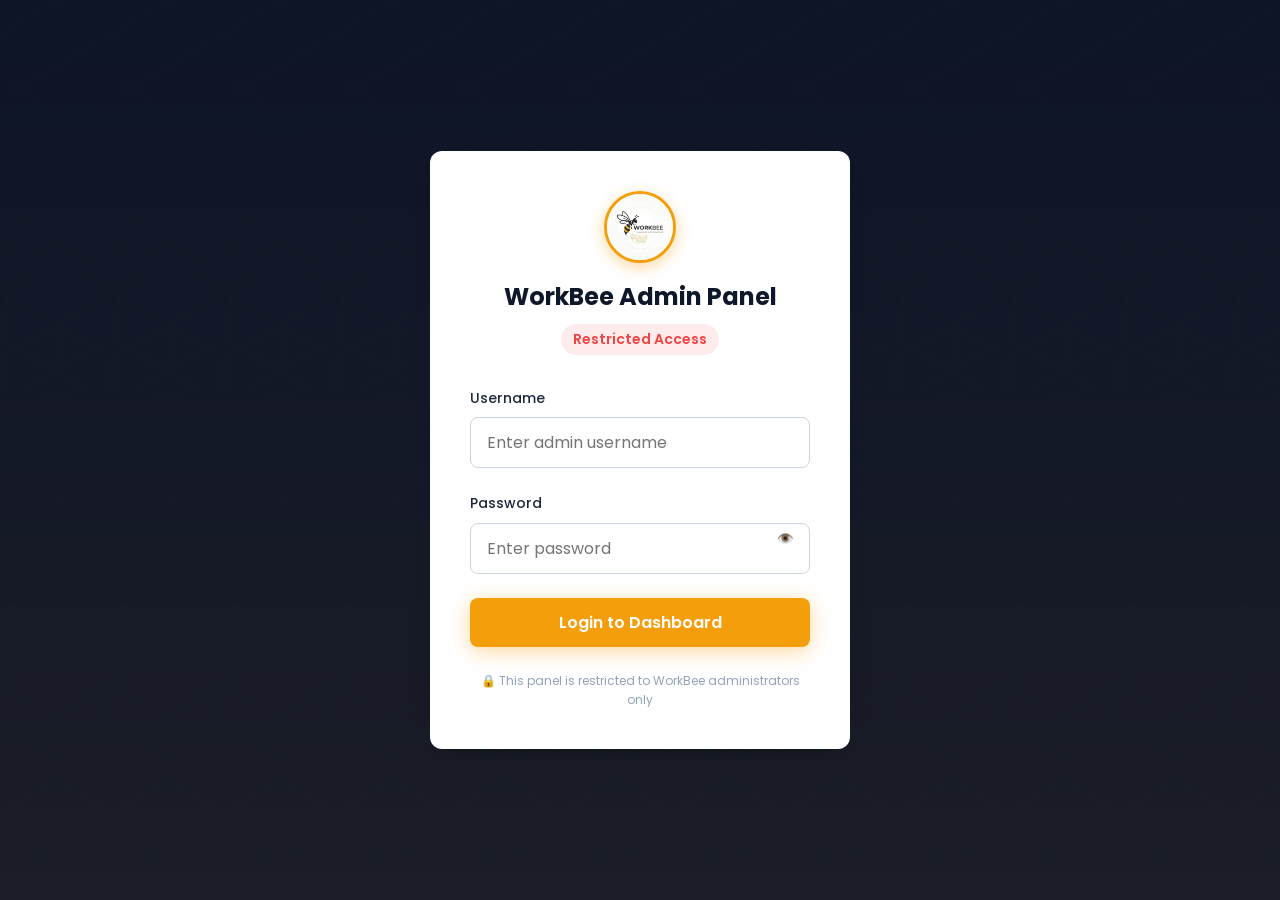
<file: admin.html>
<!DOCTYPE html>
<html lang="en">
<head>
    <meta charset="UTF-8">
    <meta name="viewport" content="width=device-width, initial-scale=1.0">
    <title>WorkBee.lk - Admin Dashboard</title>
    
    <!-- Google Fonts: Poppins -->
    <link rel="preconnect" href="https://fonts.googleapis.com">
    <link rel="preconnect" href="https://fonts.gstatic.com" crossorigin>
    <link href="https://fonts.googleapis.com/css2?family=Poppins:wght@300;400;500;600;700&display=swap" rel="stylesheet">
    
    <!-- CSS Links -->
    <link rel="stylesheet" href="css/main.css?v=13">
    <link rel="stylesheet" href="css/components.css?v=13">
    
    <style>
        :root {
            --primary: #F59E0B;
            --dark: #0F172A;
            --slate: #1E293B;
            --cyan: #06B6D4;
            --green: #10B981;
            --surface: #F8FAFC;
            --text-dark: #334155;
            --text-light: #94A3B8;
            --danger: #EF4444;
            --warning: #F59E0B;
            --white: #FFFFFF;
        }

        * {
            margin: 0;
            padding: 0;
            box-sizing: border-box;
            font-family: 'Poppins', sans-serif;
        }

        body {
            background: linear-gradient(to bottom, #000000 0%, #F59E0B 100%);
            background-attachment: fixed;
            color: #ffffff;
            overflow-x: hidden;
        }

        /* High-Contrast Font Colors across Admin Dashboard */
        .content-area {
            color: #1E293B !important;
        }

        .content-area h1, .content-area h2, .content-area h3, .content-area h4, .content-area h5, .content-area h6 {
            color: #0F172A !important;
            font-weight: 700;
        }

        .topbar {
            background: #FFFFFF !important;
            border-bottom: 1px solid #E2E8F0;
        }

        .topbar .breadcrumb, .topbar .breadcrumb div {
            color: #475569 !important;
            font-weight: 600;
        }

        .topbar .breadcrumb span {
            color: #0F172A !important;
            font-weight: 700;
        }

        .topbar .user-info span {
            color: #0F172A !important;
            font-weight: 700;
        }

        /* Stat Cards Text Visibility */
        .stat-card {
            background: #FFFFFF !important;
            border: 1px solid #E2E8F0;
        }

        .stat-card .stat-info h3 {
            color: #64748B !important;
            font-weight: 600;
        }

        .stat-card .stat-info p {
            color: #0F172A !important;
            font-weight: 800;
        }

        /* Tabs and Cards */
        .tab-content {
            background: #FFFFFF !important;
            color: #1E293B !important;
            border: 1px solid #E2E8F0;
        }

        .panel-card {
            background: #F8FAFC !important;
            color: #1E293B !important;
            border: 1px solid #E2E8F0;
        }

        .panel-card label {
            color: #334155 !important;
            font-weight: 600;
        }

        /* Search Box & Inputs Text Visibility */
        .search-box {
            background: #F1F5F9 !important;
            border: 1px solid #CBD5E1;
        }

        .search-box input {
            color: #0F172A !important;
            font-weight: 500;
        }

        .search-box input::placeholder {
            color: #94A3B8;
        }

        select, input[type="text"], input[type="password"], textarea {
            color: #0F172A !important;
            background-color: #FFFFFF !important;
            border: 1px solid #CBD5E1 !important;
        }

        select option {
            color: #0F172A !important;
            background-color: #FFFFFF !important;
        }

        /* Tables Text Visibility */
        table {
            color: #1E293B !important;
        }

        table th {
            color: #0F172A !important;
            font-weight: 700 !important;
            background-color: #F1F5F9 !important;
            border-bottom: 2px solid #E2E8F0 !important;
        }

        table td {
            color: #1E293B !important;
            font-weight: 500;
            border-bottom: 1px solid #E2E8F0 !important;
        }

        table td strong {
            color: #D97706 !important;
        }

        table td small {
            color: #475569 !important;
        }

        /* Filter Buttons Text Visibility */
        .filter-btn {
            color: #334155 !important;
            border: 1px solid #CBD5E1 !important;
            background: #FFFFFF !important;
            font-weight: 600;
        }

        .filter-btn.active, .filter-btn:hover {
            color: #FFFFFF !important;
            background-color: #0F172A !important;
            border-color: #0F172A !important;
        }

        /* Channel Toggles */
        .btn-toggle {
            color: #334155 !important;
            background: #FFFFFF !important;
            border: 1px solid #CBD5E1 !important;
        }

        .btn-toggle.active {
            color: #FFFFFF !important;
            background: #F59E0B !important;
            border-color: #F59E0B !important;
        }

        /* Login Gate Modal */
        #login-gate {
            position: fixed;
            top: 0;
            left: 0;
            width: 100vw;
            height: 100vh;
            background: rgba(15, 23, 42, 0.95);
            display: flex;
            justify-content: center;
            align-items: center;
            z-index: 9999;
        }

        .login-card {
            background: var(--white);
            width: 100%;
            max-width: 420px;
            border-radius: 12px;
            padding: 2.5rem;
            box-shadow: 0 20px 25px -5px rgba(0, 0, 0, 0.1), 0 10px 10px -5px rgba(0, 0, 0, 0.04);
            text-align: center;
        }

        .login-card svg {
            width: 64px;
            height: 64px;
            color: var(--primary);
            margin-bottom: 1rem;
        }

        .login-card h2 {
            font-size: 1.5rem;
            font-weight: 700;
            color: var(--dark);
            margin-bottom: 0.5rem;
        }

        .restricted-badge {
            display: inline-block;
            background: rgba(239, 68, 68, 0.1);
            color: var(--danger);
            padding: 0.25rem 0.75rem;
            border-radius: 999px;
            font-size: 0.875rem;
            font-weight: 600;
            margin-bottom: 2rem;
        }

        .form-group {
            margin-bottom: 1.5rem;
            text-align: left;
            position: relative;
        }

        .form-group label {
            display: block;
            font-size: 0.875rem;
            font-weight: 500;
            color: var(--slate);
            margin-bottom: 0.5rem;
        }

        .form-group input {
            width: 100%;
            padding: 0.75rem 1rem;
            border: 1px solid #E2E8F0;
            border-radius: 8px;
            font-size: 1rem;
            transition: all 0.2s;
        }

        .form-group input:focus {
            outline: none;
            border-color: var(--primary);
            box-shadow: 0 0 0 3px rgba(245, 158, 11, 0.2);
        }

        .toggle-password {
            position: absolute;
            right: 1rem;
            top: 2.3rem;
            background: none;
            border: none;
            color: var(--text-light);
            cursor: pointer;
        }

        .btn-primary {
            background: var(--primary);
            color: var(--white);
            border: none;
            width: 100%;
            padding: 0.75rem;
            border-radius: 8px;
            font-size: 1rem;
            font-weight: 600;
            cursor: pointer;
            transition: background 0.2s;
        }

        .btn-primary:hover {
            background: #D97706;
        }

        .btn-primary:disabled {
            background: #FCD34D;
            cursor: not-allowed;
        }

        #login-error {
            color: var(--danger);
            font-size: 0.875rem;
            margin-top: 1rem;
            display: none;
        }

        .login-note {
            font-size: 0.75rem;
            color: var(--text-light);
            margin-top: 1.5rem;
        }

        /* Admin Layout */
        .admin-layout {
            display: flex;
            height: 100vh;
            overflow: hidden;
        }

        /* Sidebar */
        .sidebar {
            width: 260px;
            background: var(--dark);
            color: var(--white);
            display: flex;
            flex-direction: column;
            transition: all 0.3s;
        }

        .sidebar-header {
            padding: 1.5rem;
            display: flex;
            align-items: center;
            gap: 0.75rem;
            border-bottom: 1px solid rgba(255, 255, 255, 0.1);
        }

        .sidebar-header svg {
            width: 32px;
            height: 32px;
            color: var(--primary);
        }

        .sidebar-header h1 {
            font-size: 1.25rem;
            font-weight: 700;
            color: var(--white);
        }

        .sidebar-nav {
            flex: 1;
            padding: 1.5rem 0;
            overflow-y: auto;
        }

        .nav-item {
            padding: 0.75rem 1.5rem;
            display: flex;
            align-items: center;
            gap: 0.75rem;
            color: #CBD5E1;
            text-decoration: none;
            font-weight: 500;
            transition: all 0.2s;
            cursor: pointer;
        }

        .nav-item:hover, .nav-item.active {
            background: rgba(255, 255, 255, 0.05);
            color: var(--primary);
            border-right: 4px solid var(--primary);
        }

        /* Main Content */
        .main-content {
            flex: 1;
            display: flex;
            flex-direction: column;
            overflow: hidden;
        }

        /* Topbar */
        .topbar {
            height: 70px;
            background: var(--white);
            border-bottom: 1px solid #E2E8F0;
            display: flex;
            align-items: center;
            justify-content: space-between;
            padding: 0 2rem;
        }

        .breadcrumb {
            font-size: 0.875rem;
            color: var(--text-light);
            font-weight: 500;
        }

        .breadcrumb span {
            color: var(--dark);
            font-weight: 600;
        }

        .user-menu {
            display: flex;
            align-items: center;
            gap: 1rem;
        }

        .user-info {
            display: flex;
            align-items: center;
            gap: 0.75rem;
        }

        .avatar {
            width: 40px;
            height: 40px;
            background: var(--primary);
            color: var(--white);
            border-radius: 50%;
            display: flex;
            align-items: center;
            justify-content: center;
            font-weight: 700;
        }

        .logout-btn {
            background: none;
            border: 1px solid #E2E8F0;
            padding: 0.5rem 1rem;
            border-radius: 6px;
            color: var(--danger);
            font-weight: 600;
            cursor: pointer;
            transition: all 0.2s;
            font-size: 0.875rem;
        }

        .logout-btn:hover {
            background: rgba(239, 68, 68, 0.1);
        }

        /* Dashboard Content */
        .content-area {
            flex: 1;
            padding: 2rem;
            overflow-y: auto;
            background: var(--surface);
        }

        /* Stats Row */
        .stats-grid {
            display: grid;
            grid-template-columns: repeat(auto-fit, minmax(240px, 1fr));
            gap: 1.5rem;
            margin-bottom: 2rem;
        }

        .stat-card {
            background: var(--white);
            padding: 1.5rem;
            border-radius: 12px;
            box-shadow: 0 1px 3px rgba(0,0,0,0.1);
            display: flex;
            align-items: center;
            gap: 1rem;
        }

        .stat-icon {
            width: 48px;
            height: 48px;
            border-radius: 12px;
            display: flex;
            align-items: center;
            justify-content: center;
            font-size: 1.5rem;
        }

        .stat-icon.yellow { background: rgba(245, 158, 11, 0.1); color: var(--warning); }
        .stat-icon.amber { background: rgba(217, 119, 6, 0.1); color: #D97706; }
        .stat-icon.blue { background: rgba(59, 130, 246, 0.1); color: #3B82F6; }
        .stat-icon.green { background: rgba(16, 185, 129, 0.1); color: var(--green); }

        .stat-info h3 {
            font-size: 0.875rem;
            color: var(--text-light);
            font-weight: 500;
            margin-bottom: 0.25rem;
        }

        .stat-info p {
            font-size: 1.5rem;
            font-weight: 700;
            color: var(--dark);
        }

        /* Tabs Section */
        .tab-content {
            display: none;
            background: var(--white);
            border-radius: 12px;
            box-shadow: 0 1px 3px rgba(0,0,0,0.1);
            padding: 1.5rem;
            margin-bottom: 2rem;
        }

        .tab-content.active {
            display: block;
        }

        .tab-header {
            display: flex;
            justify-content: space-between;
            align-items: center;
            margin-bottom: 1.5rem;
            flex-wrap: wrap;
            gap: 1rem;
        }

        .tab-filters {
            display: flex;
            gap: 0.5rem;
        }

        .filter-btn {
            padding: 0.5rem 1rem;
            border: 1px solid #E2E8F0;
            background: var(--white);
            border-radius: 999px;
            font-size: 0.875rem;
            font-weight: 500;
            color: var(--text-dark);
            cursor: pointer;
            transition: all 0.2s;
        }

        .filter-btn.active, .filter-btn:hover {
            background: var(--slate);
            color: var(--white);
            border-color: var(--slate);
        }

        .search-box {
            display: flex;
            align-items: center;
            gap: 0.5rem;
            background: var(--surface);
            padding: 0.5rem 1rem;
            border-radius: 8px;
            border: 1px solid #E2E8F0;
        }

        .search-box input {
            border: none;
            background: transparent;
            outline: none;
            font-size: 0.875rem;
            width: 250px;
        }

        /* Tables */
        .table-responsive {
            overflow-x: auto;
        }

        table {
            width: 100%;
            border-collapse: collapse;
            text-align: left;
        }

        th {
            padding: 1rem;
            background: var(--surface);
            color: var(--slate);
            font-weight: 600;
            font-size: 0.875rem;
            border-bottom: 2px solid #E2E8F0;
            white-space: nowrap;
        }

        td {
            padding: 1rem;
            border-bottom: 1px solid #E2E8F0;
            font-size: 0.875rem;
            vertical-align: middle;
        }

        tr:hover {
            background: var(--surface);
            cursor: pointer;
        }

        /* Badges */
        .badge {
            padding: 0.25rem 0.75rem;
            border-radius: 999px;
            font-size: 0.75rem;
            font-weight: 600;
            display: inline-block;
        }

        .badge-pending { background: rgba(245, 158, 11, 0.1); color: var(--warning); }
        .badge-approved { background: rgba(16, 185, 129, 0.1); color: var(--green); }
        .badge-rejected { background: rgba(239, 68, 68, 0.1); color: var(--danger); }
        .badge-normal { background: rgba(148, 163, 184, 0.1); color: var(--text-light); }
        
        /* Action Buttons */
        .action-btns {
            display: flex;
            gap: 0.5rem;
        }

        .btn-icon {
            width: 32px;
            height: 32px;
            border-radius: 6px;
            border: none;
            display: flex;
            align-items: center;
            justify-content: center;
            cursor: pointer;
            transition: all 0.2s;
            font-size: 1rem;
        }

        .btn-approve { background: rgba(16, 185, 129, 0.1); color: var(--green); }
        .btn-approve:hover { background: var(--green); color: var(--white); }
        
        .btn-reject { background: rgba(239, 68, 68, 0.1); color: var(--danger); }
        .btn-reject:hover { background: var(--danger); color: var(--white); }
        
        .btn-delete { background: rgba(148, 163, 184, 0.1); color: var(--slate); }
        .btn-delete:hover { background: var(--slate); color: var(--white); }

        /* Broadcast Panel */
        .broadcast-grid {
            display: grid;
            grid-template-columns: 1fr 1fr;
            gap: 1.5rem;
        }

        @media (max-width: 1024px) {
            .broadcast-grid { grid-template-columns: 1fr; }
        }

        .panel-card {
            background: var(--surface);
            padding: 1.5rem;
            border-radius: 8px;
            border: 1px solid #E2E8F0;
        }

        .panel-card h4 {
            margin-bottom: 1rem;
            color: var(--dark);
            font-size: 1rem;
            display: flex;
            align-items: center;
            gap: 0.5rem;
        }

        .filter-grid {
            display: grid;
            grid-template-columns: 1fr 1fr;
            gap: 1rem;
            margin-bottom: 1.5rem;
        }

        .filter-grid select {
            width: 100%;
            padding: 0.75rem;
            border: 1px solid #E2E8F0;
            border-radius: 6px;
            outline: none;
        }

        .msg-textarea {
            width: 100%;
            height: 120px;
            padding: 1rem;
            border: 1px solid #E2E8F0;
            border-radius: 6px;
            resize: none;
            margin-bottom: 0.5rem;
            font-family: inherit;
        }

        .char-count {
            text-align: right;
            font-size: 0.75rem;
            color: var(--text-light);
            margin-bottom: 1rem;
        }

        .channel-toggle {
            display: flex;
            gap: 0.5rem;
            margin-bottom: 1.5rem;
        }

        .btn-toggle {
            flex: 1;
            padding: 0.75rem;
            border: 1px solid #E2E8F0;
            background: var(--white);
            border-radius: 6px;
            cursor: pointer;
            font-weight: 500;
        }

        .btn-toggle.active {
            background: var(--primary);
            color: var(--white);
            border-color: var(--primary);
        }

        /* Toasts */
        #toast-container {
            position: fixed;
            top: 1.5rem;
            right: 1.5rem;
            z-index: 10000;
            display: flex;
            flex-direction: column;
            gap: 0.75rem;
        }

        .toast {
            background: var(--white);
            padding: 1rem 1.5rem;
            border-radius: 8px;
            box-shadow: 0 10px 15px -3px rgba(0, 0, 0, 0.1);
            display: flex;
            align-items: center;
            gap: 0.75rem;
            min-width: 300px;
            border-left: 4px solid var(--primary);
            transform: translateX(120%);
            animation: slideIn 0.3s forwards;
            position: relative;
        }

        .toast.success { border-left-color: var(--green); }
        .toast.error { border-left-color: var(--danger); }
        .toast.info { border-left-color: var(--warning); }

        .toast-close {
            position: absolute;
            right: 0.5rem;
            top: 0.5rem;
            background: none;
            border: none;
            cursor: pointer;
            color: var(--text-light);
        }

        @keyframes slideIn {
            to { transform: translateX(0); }
        }

        @keyframes slideOut {
            to { transform: translateX(120%); }
        }

        /* Detail Row Expansion */
        .detail-row {
            display: none;
            background: var(--surface);
        }

        .detail-row.open {
            display: table-row;
        }

        .detail-content {
            padding: 1.5rem;
        }
        
        .detail-grid {
            display: grid;
            grid-template-columns: repeat(auto-fit, minmax(200px, 1fr));
            gap: 1rem;
            margin-bottom: 1.5rem;
        }

        .detail-item h5 {
            font-size: 0.75rem;
            color: var(--text-light);
            margin-bottom: 0.25rem;
            text-transform: uppercase;
        }

        .detail-item p {
            font-size: 0.875rem;
            font-weight: 500;
            color: var(--dark);
        }
    </style>
    <!-- ===== PWA - Progressive Web App ===== -->
    <link rel="manifest" href="manifest.json">
    <meta name="mobile-web-app-capable" content="yes">
    <meta name="apple-mobile-web-app-capable" content="yes">
    <meta name="apple-mobile-web-app-status-bar-style" content="black-translucent">
    <meta name="apple-mobile-web-app-title" content="WorkBee">
    <meta name="application-name" content="WorkBee">
    <meta name="msapplication-TileColor" content="#0f172a">
    <meta name="msapplication-TileImage" content="assets/icons/icon-144.png">
    <meta name="theme-color" content="#F59E0B">
    <!-- Apple Touch Icons -->
    <link rel="apple-touch-icon" href="assets/icons/icon-180.png">
    <link rel="apple-touch-icon" sizes="152x152" href="assets/icons/icon-152.png">
    <link rel="apple-touch-icon" sizes="144x144" href="assets/icons/icon-144.png">
    <link rel="apple-touch-icon" sizes="128x128" href="assets/icons/icon-128.png">
    <link rel="icon" type="image/png" sizes="192x192" href="assets/icons/icon-192.png">
    <link rel="icon" type="image/png" sizes="96x96" href="assets/icons/icon-96.png">
    <!-- ===== END PWA ===== -->
</head>
<body>

    <!-- 1. Login Gate Modal -->
    <div id="login-gate">
        <div class="login-card">
            <img src="assets/logo.jpg" alt="WorkBee Logo" onerror="this.onerror=null; this.src='logo.jpg';" style="height: 72px; width: 72px; border-radius: 50%; margin: 0 auto 15px; border: 3px solid var(--primary); background: white; object-fit: cover; padding: 0; box-shadow: 0 4px 15px rgba(245,158,11,0.4);">
            <h2>WorkBee Admin Panel</h2>
            <span class="restricted-badge">Restricted Access</span>
            
            <form id="admin-login-form">
                <div class="form-group">
                    <label for="admin-username">Username</label>
                    <input type="text" id="admin-username" placeholder="Enter admin username" required>
                </div>
                <div class="form-group">
                    <label for="admin-password">Password</label>
                    <input type="password" id="admin-password" placeholder="Enter password" required>
                    <button type="button" class="toggle-password" id="toggle-password-btn" aria-label="Show password">👁️</button>
                </div>
                <button type="submit" class="btn-primary" id="login-btn">Login to Dashboard</button>
                <div id="login-error">Invalid credentials. Please try again.</div>
            </form>
            <p class="login-note">🔒 This panel is restricted to WorkBee administrators only</p>
        </div>
    </div>

    <!-- Main Admin Layout (hidden by default) -->
    <div class="admin-layout" id="admin-dashboard" style="display: none;">
        
        <!-- Sidebar Navigation -->
        <aside class="sidebar">
            <div class="sidebar-header">
                <img src="assets/logo.jpg" alt="WorkBee Logo" onerror="this.onerror=null; this.src='logo.jpg';" style="height: 48px; width: 48px; border-radius: 50%; border: 2.5px solid var(--primary); background: white; object-fit: cover; padding: 0; flex-shrink: 0;">
                <h1 style="font-size: 1.3rem;">WorkBee Admin</h1>
            </div>
            <nav class="sidebar-nav">
                <a class="nav-item active" data-target="tab-workers">
                    <span>👷</span> Workers
                </a>
                <a class="nav-item" data-target="tab-companies">
                    <span>🏢</span> Companies
                </a>
                <a class="nav-item" data-target="tab-requirements">
                    <span>📋</span> Requirements
                </a>
                <a class="nav-item" data-target="tab-confirmed-jobs">
                    <span>✅</span> Confirm Jobs
                </a>
                <a class="nav-item" data-target="tab-broadcast">
                    <span>📡</span> Broadcast
                </a>
                <a class="nav-item" data-target="tab-backup">
                    <span>💾</span> Backup & Restore
                </a>
                
                <div style="margin-top: 2rem; padding-top: 1rem; border-top: 1px solid rgba(255,255,255,0.1);">
                    <div style="font-size: 0.75rem; text-transform: uppercase; color: #94a3b8; padding: 0 1rem; margin-bottom: 0.5rem; font-weight: 700; letter-spacing: 0.5px;">🌐 Visit Live Pages</div>
                    <a href="index.html" class="nav-item" target="_blank" style="color: #F59E0B;">
                        <span>🏠</span> Main Website
                    </a>
                    <a href="workers.html" class="nav-item" target="_blank">
                        <span>👷</span> Find Workers Page
                    </a>
                    <a href="register-company.html" class="nav-item" target="_blank">
                        <span>🏢</span> Post Job / Register
                    </a>
                    <a href="register-worker.html" class="nav-item" target="_blank">
                        <span>📝</span> Worker Registration
                    </a>
                </div>
            </nav>
        </aside>

        <!-- Main Content Area -->
        <main class="main-content">
            
            <!-- 2. Admin Header -->
            <header class="topbar">
                <div class="breadcrumb" style="display: flex; align-items: center; gap: 15px;">
                    <div>Dashboard &gt; <span id="current-section-title">Workers</span></div>
                    <a href="index.html" target="_blank" style="display: inline-flex; align-items: center; gap: 6px; background: rgba(245,158,11,0.15); color: #F59E0B; padding: 6px 14px; border-radius: 8px; font-weight: 700; border: 1px solid rgba(245,158,11,0.4); text-decoration: none; font-size: 0.875rem;">🏠 Go to Main Website</a>
                    <button id="btn-cloud-sync" onclick="window.triggerCloudSync()" style="display: inline-flex; align-items: center; gap: 6px; background: #0284c7; color: white; border: none; padding: 6px 14px; border-radius: 8px; font-weight: 700; font-size: 0.85rem; cursor: pointer; transition: all 0.2s ease;">
                        ☁️ <span id="cloud-sync-text">Sync with Cloud</span>
                    </button>
                </div>
                <div class="user-menu">
                    <div class="user-info">
                        <div class="avatar">A</div>
                        <span style="font-size: 0.875rem; font-weight: 600;">Admin User</span>
                    </div>
                    <button class="logout-btn" id="logout-btn" onclick="window.adminLogout()">Logout</button>
                </div>
            </header>

            <div class="content-area">
                
                <!-- 3. Dashboard Stats Row -->
                <div class="stats-grid" id="stats-container">
                    <!-- Populated by admin.js -->
                    <div class="stat-card">
                        <div class="stat-icon yellow">👷</div>
                        <div class="stat-info">
                            <h3>Total Workers</h3>
                            <p id="stat-total-workers">0</p>
                        </div>
                    </div>
                    <div class="stat-card">
                        <div class="stat-icon amber">⏳</div>
                        <div class="stat-info">
                            <h3>Pending Approval</h3>
                            <p id="stat-pending">0</p>
                        </div>
                    </div>
                    <div class="stat-card">
                        <div class="stat-icon blue">🏢</div>
                        <div class="stat-info">
                            <h3>Partner Companies</h3>
                            <p id="stat-companies">0</p>
                        </div>
                    </div>
                    <div class="stat-card">
                        <div class="stat-icon green">📋</div>
                        <div class="stat-info">
                            <h3>Active Requirements</h3>
                            <p id="stat-requirements">0</p>
                        </div>
                    </div>
                </div>

                <!-- 5. Workers Tab -->
                <div class="tab-content active" id="tab-workers">
                    <div class="tab-header">
                        <div class="tab-filters" id="worker-filters">
                            <button class="filter-btn active" data-filter="all">All</button>
                            <button class="filter-btn" data-filter="pending">Pending</button>
                            <button class="filter-btn" data-filter="approved">Approved</button>
                            <button class="filter-btn" data-filter="rejected">Rejected</button>
                        </div>
                        <div class="search-box">
                            <span>🔍</span>
                            <input type="text" id="search-workers" placeholder="Search by name, ID, skill...">
                        </div>
                        <div style="display: flex; gap: 8px; align-items: center; flex-wrap: wrap;">
                            <button id="export-workers-btn" class="filter-btn" style="background: #10B981; color: white; border: none; font-weight: 600; cursor: pointer; display: inline-flex; align-items: center; gap: 6px;">📥 Export Excel</button>
                            <button id="import-workers-btn" class="filter-btn" style="background: #3B82F6; color: white; border: none; font-weight: 600; cursor: pointer; display: inline-flex; align-items: center; gap: 6px;">📤 Import Excel</button>
                            <button id="delete-all-workers-btn" onclick="window._deleteAllWorkers()" class="filter-btn" style="background: #EF4444; color: white; border: none; font-weight: 600; cursor: pointer; display: inline-flex; align-items: center; gap: 6px;">🗑️ Delete All</button>
                            <input type="file" id="worker-file-input" accept=".xlsx, .xls, .csv" style="display: none;">
                        </div>
                    </div>
                    
                    <div class="table-responsive">
                        <table id="workers-table">
                            <thead>
                                <tr>
                                    <th>Worker ID</th>
                                    <th>Full Name</th>
                                    <th>NIC</th>
                                    <th>Phone</th>
                                    <th>WhatsApp</th>
                                    <th>Age</th>
                                    <th>Skills</th>
                                    <th>Districts</th>
                                    <th>Shift</th>
                                    <th>Status</th>
                                    <th>Actions</th>
                                </tr>
                            </thead>
                            <tbody id="workers-tbody">
                                <!-- Populated by admin.js -->
                            </tbody>
                        </table>
                    </div>
                </div>

                <!-- 6. Companies Tab -->
                <div class="tab-content" id="tab-companies">
                    <div class="tab-header" style="display: flex; justify-content: space-between; align-items: center; flex-wrap: wrap; gap: 1rem;">
                        <h2>Registered Partner Companies</h2>
                        <div class="search-box">
                            <span>🔍</span>
                            <input type="text" id="search-companies" placeholder="Search by name, BRN, contact...">
                        </div>
                        <div style="display: flex; gap: 8px; align-items: center; flex-wrap: wrap;">
                            <button id="export-companies-btn" class="filter-btn" style="background: #10B981; color: white; border: none; font-weight: 600; cursor: pointer; display: inline-flex; align-items: center; gap: 6px;">📥 Export Excel</button>
                            <button id="import-companies-btn" class="filter-btn" style="background: #3B82F6; color: white; border: none; font-weight: 600; cursor: pointer; display: inline-flex; align-items: center; gap: 6px;">📤 Import Excel</button>
                            <button id="delete-all-companies-btn" onclick="window._deleteAllCompanies()" class="filter-btn" style="background: #EF4444; color: white; border: none; font-weight: 600; cursor: pointer; display: inline-flex; align-items: center; gap: 6px;">🗑️ Delete All</button>
                            <input type="file" id="company-file-input" accept=".xlsx, .xls, .csv" style="display: none;">
                        </div>
                    </div>
                    <div class="table-responsive">
                        <table id="companies-table">
                            <thead>
                                <tr>
                                    <th>Company Name</th>
                                    <th>BR Number</th>
                                    <th>Industry</th>
                                    <th>Contact Person</th>
                                    <th>Phone</th>
                                    <th>Email</th>
                                    <th>City</th>
                                    <th>Registered Date</th>
                                    <th>Status</th>
                                    <th>Actions</th>
                                </tr>
                            </thead>
                            <tbody id="companies-tbody">
                                <!-- Populated by admin.js -->
                            </tbody>
                        </table>
                    </div>
                </div>

                <!-- 7. Requirements Tab -->
                <div class="tab-content" id="tab-requirements">
                    <div class="tab-header" style="display: flex; justify-content: space-between; align-items: center; flex-wrap: wrap; gap: 1rem;">
                        <h2>Job Requirements</h2>
                        <div style="display: flex; gap: 8px; align-items: center; flex-wrap: wrap;">
                            <button id="delete-all-requirements-btn" onclick="window._deleteAllRequirements()" class="filter-btn" style="background: #EF4444; color: white; border: none; font-weight: 600; cursor: pointer; display: inline-flex; align-items: center; gap: 6px;">🗑️ Delete All</button>
                        </div>
                    </div>
                    <div class="table-responsive">
                        <table id="requirements-table">
                            <thead>
                                <tr>
                                    <th>Ref#</th>
                                    <th>Company</th>
                                    <th>Skills Needed</th>
                                    <th>Workers Req.</th>
                                    <th>Location</th>
                                    <th>Shift</th>
                                    <th>Duration & Pay</th>
                                    <th>Applicants</th>
                                    <th>Status</th>
                                    <th>Actions</th>
                                </tr>
                            </thead>
                            <tbody id="requirements-tbody">
                                <!-- Populated by admin.js -->
                            </tbody>
                        </table>
                    </div>
                </div>

                <!-- 7b. Confirm Jobs Tab (Admin Only) -->
                <div class="tab-content" id="tab-confirmed-jobs">
                    <div class="tab-header" style="display: flex; justify-content: space-between; align-items: center; flex-wrap: wrap; gap: 1rem;">
                        <div>
                            <h2>Confirmed & Assigned Jobs</h2>
                            <p style="font-size: 0.82rem; color: #64748B; margin-top: 2px;">Track worker acceptance status (කැමතියි / අකමැතියි) for dispatched requirements.</p>
                        </div>
                        <div class="tab-filters" id="confirmed-jobs-filters">
                            <button class="filter-btn active" onclick="window._filterConfirmedJobs('all', this)">All</button>
                            <button class="filter-btn" onclick="window._filterConfirmedJobs('accepted', this)">Accepted (කැමතියි)</button>
                            <button class="filter-btn" onclick="window._filterConfirmedJobs('rejected', this)">Rejected (අකමැතියි)</button>
                            <button class="filter-btn" onclick="window._filterConfirmedJobs('pending', this)">Pending</button>
                        </div>
                        <div class="search-box">
                            <span>🔍</span>
                            <input type="text" id="search-confirmed-jobs" placeholder="Search by worker, company, phone, ref...">
                        </div>
                    </div>
                    <div class="table-responsive">
                        <table id="confirmed-jobs-table">
                            <thead>
                                <tr>
                                    <th>Job Ref</th>
                                    <th>Company / Employer</th>
                                    <th>Assigned Worker</th>
                                    <th>Work Details</th>
                                    <th>Pay & Duration</th>
                                    <th>Worker Decision</th>
                                    <th>Actions</th>
                                </tr>
                            </thead>
                            <tbody id="confirmed-jobs-tbody">
                                <!-- Populated by admin.js -->
                            </tbody>
                        </table>
                    </div>
                </div>

                <!-- 8. Broadcast Tab -->
                <div class="tab-content" id="tab-broadcast">
                    <div class="broadcast-grid">
                        
                        <!-- Filter Section -->
                        <div class="panel-card">
                            <h4>📡 Send Worker Alerts via SMS / WhatsApp</h4>
                            <div class="filter-grid">
                                <div>
                                    <label style="font-size: 0.875rem; color: var(--slate); display:block; margin-bottom: 0.25rem;">Category</label>
                                    <select id="bc-category">
                                        <option value="all">All</option>
                                        <option value="Construction">Construction</option>
                                        <option value="Hotel & Hospitality">Hotel & Hospitality</option>
                                        <option value="Factory & Logistics">Factory & Logistics</option>
                                        <option value="Cleaning">Cleaning</option>
                                    </select>
                                </div>
                                <div>
                                    <label style="font-size: 0.875rem; color: var(--slate); display:block; margin-bottom: 0.25rem;">District</label>
                                    <select id="bc-district">
                                        <option value="all">All</option>
                                        <option value="Colombo">Colombo</option>
                                        <option value="Gampaha">Gampaha</option>
                                        <option value="Kandy">Kandy</option>
                                        <!-- Other districts handled in JS -->
                                    </select>
                                </div>
                                <div>
                                    <label style="font-size: 0.875rem; color: var(--slate); display:block; margin-bottom: 0.25rem;">Shift</label>
                                    <select id="bc-shift">
                                        <option value="all">All</option>
                                        <option value="Day">Day</option>
                                        <option value="Night">Night</option>
                                        <option value="24-Hour">24-Hour</option>
                                    </select>
                                </div>
                                <div>
                                    <label style="font-size: 0.875rem; color: var(--slate); display:block; margin-bottom: 0.25rem;">Availability</label>
                                    <select id="bc-availability">
                                        <option value="all">All</option>
                                        <option value="available">Available Now</option>
                                    </select>
                                </div>
                            </div>
                            <button id="bc-preview-btn" class="btn-primary" style="background: var(--slate); margin-bottom: 1rem;">🔍 Preview Matching Workers</button>
                            <div id="bc-preview-result" style="font-size: 0.875rem; color: var(--green); font-weight: 600; display: none;">
                                <span id="bc-match-count">0</span> workers match your criteria.
                            </div>
                        </div>

                        <!-- Message Template -->
                        <div class="panel-card">
                            <h4>Alert Message Template</h4>
                            <textarea id="bc-message" class="msg-textarea">WorkBee Job Alert: Urgent requirement for [Skill] in [Location] ([Shift] Shift). Reply YES or call WorkBee Hotline: +94 78 782 3328 to accept this job.</textarea>
                            <div class="char-count"><span id="bc-char-count">149</span>/160 chars (1 SMS)</div>
                            
                            <div class="channel-toggle">
                                <button class="btn-toggle active" data-channel="sms">📱 SMS</button>
                                <button class="btn-toggle" data-channel="whatsapp">💬 WhatsApp</button>
                                <button class="btn-toggle" data-channel="both">Both</button>
                            </div>
                            
                            <button id="bc-send-btn" class="btn-primary" disabled>🚀 Send Alert</button>
                            <p style="font-size: 0.75rem; color: var(--text-light); margin-top: 1rem; text-align: center;">Integration: Notify.lk SMS Gateway (configured in admin settings)</p>
                        </div>
                    </div>

                    <!-- Recent Broadcasts Log -->
                    <div class="panel-card" style="margin-top: 1.5rem;">
                        <h4>Recent Broadcasts</h4>
                        <div class="table-responsive">
                            <table id="broadcast-log-table">
                                <thead>
                                    <tr>
                                        <th>Date</th>
                                        <th>Filter Used</th>
                                        <th>Workers Reached</th>
                                        <th>Channel</th>
                                        <th>Sent By</th>
                                        <th>Status</th>
                                    </tr>
                                </thead>
                                <tbody id="broadcast-log-tbody">
                                    <!-- Populated by admin.js -->
                                </tbody>
                            </table>
                        </div>
                    </div>
                </div>

                <!-- 9. Backup & Restore Tab -->
                <div class="tab-content" id="tab-backup">
                    <div class="tab-header">
                        <div>
                            <h2 style="font-size: 1.4rem; color: #0F172A; margin-bottom: 4px;">💾 System Backup & Data Management</h2>
                            <p style="color: #64748B; font-size: 0.875rem;">Export complete system backups, download multi-sheet Excel reports, or restore database safely.</p>
                        </div>
                    </div>

                    <!-- Backup / Restore Cards Grid -->
                    <div style="display: grid; grid-template-columns: repeat(auto-fit, minmax(300px, 1fr)); gap: 1.5rem; margin-top: 1rem;">
                        
                        <!-- Card 1: Full System Backup (JSON) -->
                        <div class="panel-card" style="border: 2px solid #E2E8F0; border-radius: 12px; padding: 1.5rem; background: #FFFFFF; box-shadow: 0 2px 4px rgba(0,0,0,0.04); display: flex; flex-direction: column; justify-content: space-between;">
                            <div>
                                <div style="display: flex; align-items: center; gap: 12px; margin-bottom: 12px;">
                                    <div style="width: 44px; height: 44px; background: #EFF6FF; border-radius: 10px; display: flex; align-items: center; justify-content: center; font-size: 1.4rem; color: #3B82F6;">📦</div>
                                    <div>
                                        <h3 style="font-size: 1.1rem; color: #0F172A; margin: 0;">Full System Backup</h3>
                                        <span style="font-size: 0.75rem; color: #64748B;">Complete JSON Snapshot</span>
                                    </div>
                                </div>
                                <p style="font-size: 0.85rem; color: #475569; margin-bottom: 16px; line-height: 1.5;">Downloads 100% of all data (Workers, Companies, Jobs, User Accounts, Postings, and Applications) in a single secure JSON file for total preservation.</p>
                            </div>
                            <button id="btn-export-full-json" class="btn-primary" style="background: #3B82F6; display: flex; align-items: center; justify-content: center; gap: 8px; cursor: pointer;">
                                <span>📥</span> Download Full Backup (.json)
                            </button>
                        </div>

                        <!-- Card 2: Multi-Sheet Master Excel Report -->
                        <div class="panel-card" style="border: 2px solid #E2E8F0; border-radius: 12px; padding: 1.5rem; background: #FFFFFF; box-shadow: 0 2px 4px rgba(0,0,0,0.04); display: flex; flex-direction: column; justify-content: space-between;">
                            <div>
                                <div style="display: flex; align-items: center; gap: 12px; margin-bottom: 12px;">
                                    <div style="width: 44px; height: 44px; background: #ECFDF5; border-radius: 10px; display: flex; align-items: center; justify-content: center; font-size: 1.4rem; color: #10B981;">📊</div>
                                    <div>
                                        <h3 style="font-size: 1.1rem; color: #0F172A; margin: 0;">Master Excel Database</h3>
                                        <span style="font-size: 0.75rem; color: #64748B;">All-in-One Multi-Sheet (.xlsx)</span>
                                    </div>
                                </div>
                                <p style="font-size: 0.85rem; color: #475569; margin-bottom: 16px; line-height: 1.5;">Exports a single Excel spreadsheet containing separate dedicated sheets for <strong>Workers</strong>, <strong>Companies</strong>, <strong>Job Requirements</strong>, and <strong>Users</strong>.</p>
                            </div>
                            <button id="btn-export-master-excel" class="btn-primary" style="background: #10B981; display: flex; align-items: center; justify-content: center; gap: 8px; cursor: pointer;">
                                <span>📥</span> Export Master Excel (.xlsx)
                            </button>
                        </div>

                        <!-- Card 3: Restore System Backup -->
                        <div class="panel-card" style="border: 2px solid #FED7AA; border-radius: 12px; padding: 1.5rem; background: #FFFBEB; box-shadow: 0 2px 4px rgba(0,0,0,0.04); display: flex; flex-direction: column; justify-content: space-between;">
                            <div>
                                <div style="display: flex; align-items: center; gap: 12px; margin-bottom: 12px;">
                                    <div style="width: 44px; height: 44px; background: #FEF3C7; border-radius: 10px; display: flex; align-items: center; justify-content: center; font-size: 1.4rem; color: #D97706;">🔄</div>
                                    <div>
                                        <h3 style="font-size: 1.1rem; color: #0F172A; margin: 0;">Restore Backup</h3>
                                        <span style="font-size: 0.75rem; color: #D97706; font-weight: 600;">Import & Restore Database</span>
                                    </div>
                                </div>
                                <p style="font-size: 0.85rem; color: #78350F; margin-bottom: 16px; line-height: 1.5;">Restore system data from a previously downloaded WorkBee JSON backup file or Master Excel Database with instant preview and confirmation.</p>
                            </div>
                            <button id="btn-restore-backup" class="btn-primary" style="background: #D97706; display: flex; align-items: center; justify-content: center; gap: 8px; cursor: pointer;">
                                <span>📤</span> Select Backup File to Restore
                            </button>
                            <input type="file" id="backup-file-input" accept=".json, .xlsx, .xls" style="display: none;">
                        </div>

                        <!-- Card 4: Delete All Records -->
                        <div class="panel-card" style="border: 2px solid #FECACA; border-radius: 12px; padding: 1.5rem; background: #FEF2F2; box-shadow: 0 2px 4px rgba(0,0,0,0.04); display: flex; flex-direction: column; justify-content: space-between;">
                            <div>
                                <div style="display: flex; align-items: center; gap: 12px; margin-bottom: 12px;">
                                    <div style="width: 44px; height: 44px; background: #FEE2E2; border-radius: 10px; display: flex; align-items: center; justify-content: center; font-size: 1.4rem; color: #DC2626;">🗑️</div>
                                    <div>
                                        <h3 style="font-size: 1.1rem; color: #991B1B; margin: 0;">Delete All Records</h3>
                                        <span style="font-size: 0.75rem; color: #DC2626; font-weight: 600;">Clear Table Data</span>
                                    </div>
                                </div>
                                <p style="font-size: 0.85rem; color: #991B1B; margin-bottom: 16px; line-height: 1.5;">Permanently delete all registered records for workers, companies, or job requirements.</p>
                            </div>
                            <div style="display: flex; gap: 8px; flex-wrap: wrap;">
                                <button onclick="window._deleteAllWorkers()" class="filter-btn" style="background: #EF4444; color: white; border: none; font-size: 0.8rem; cursor: pointer; flex: 1; min-width: 90px;">🗑️ Workers</button>
                                <button onclick="window._deleteAllCompanies()" class="filter-btn" style="background: #EF4444; color: white; border: none; font-size: 0.8rem; cursor: pointer; flex: 1; min-width: 90px;">🗑️ Companies</button>
                                <button onclick="window._deleteAllRequirements()" class="filter-btn" style="background: #EF4444; color: white; border: none; font-size: 0.8rem; cursor: pointer; flex: 1; min-width: 90px;">🗑️ Requirements</button>
                            </div>
                        </div>

                    </div>

                    <!-- Bulk Excel Operations Panel -->
                    <div class="panel-card" style="margin-top: 1.5rem; border-radius: 12px; border: 1px solid #E2E8F0; padding: 1.5rem; background: #F8FAFC;">
                        <h4 style="font-size: 1rem; color: #0F172A; margin-bottom: 6px;">📑 Excel Quick Import & Export Tools</h4>
                        <p style="font-size: 0.85rem; color: #64748B; margin-bottom: 16px;">Direct shortcuts to export records, import data, or download pre-formatted blank template files for preparing your spreadsheets.</p>
                        
                        <div style="display: grid; grid-template-columns: repeat(auto-fit, minmax(240px, 1fr)); gap: 1rem;">
                            <div style="background: #FFFFFF; border: 1px solid #E2E8F0; border-radius: 8px; padding: 1rem;">
                                <div style="font-weight: 700; color: #0F172A; margin-bottom: 8px; font-size: 0.9rem;">👷 Workers Data</div>
                                <div style="display: flex; gap: 8px; flex-wrap: wrap;">
                                    <button onclick="window.exportWorkersToExcel()" class="filter-btn" style="background: #10B981; color: white; border: none; font-size: 0.8rem; cursor: pointer;">📥 Export</button>
                                    <button onclick="document.getElementById('worker-file-input').click()" class="filter-btn" style="background: #3B82F6; color: white; border: none; font-size: 0.8rem; cursor: pointer;">📤 Import</button>
                                    <button id="btn-dl-worker-template" class="filter-btn" style="background: #F1F5F9; color: #334155; border: 1px solid #CBD5E1; font-size: 0.8rem; cursor: pointer;">📄 Template</button>
                                </div>
                            </div>

                            <div style="background: #FFFFFF; border: 1px solid #E2E8F0; border-radius: 8px; padding: 1rem;">
                                <div style="font-weight: 700; color: #0F172A; margin-bottom: 8px; font-size: 0.9rem;">🏢 Companies Data</div>
                                <div style="display: flex; gap: 8px; flex-wrap: wrap;">
                                    <button onclick="window.exportCompaniesToExcel()" class="filter-btn" style="background: #10B981; color: white; border: none; font-size: 0.8rem; cursor: pointer;">📥 Export</button>
                                    <button onclick="document.getElementById('company-file-input').click()" class="filter-btn" style="background: #3B82F6; color: white; border: none; font-size: 0.8rem; cursor: pointer;">📤 Import</button>
                                    <button id="btn-dl-company-template" class="filter-btn" style="background: #F1F5F9; color: #334155; border: 1px solid #CBD5E1; font-size: 0.8rem; cursor: pointer;">📄 Template</button>
                                </div>
                            </div>
                        </div>
                    <!-- Firebase Cloud Database Configuration Panel -->
                    <div class="panel-card" style="margin-top: 1.5rem; border-radius: 12px; border: 2px solid #38BDF8; padding: 1.5rem; background: #F0F9FF;">
                        <div style="display: flex; align-items: center; justify-content: space-between; flex-wrap: wrap; gap: 10px; margin-bottom: 12px;">
                            <div style="display: flex; align-items: center; gap: 10px;">
                                <span style="font-size: 1.6rem;">☁️</span>
                                <div>
                                    <h4 style="font-size: 1.05rem; color: #0369A1; margin: 0; font-weight: 700;">Realtime Cloud Database Sync</h4>
                                    <span style="font-size: 0.78rem; color: #0284C7;">Enables cross-device synchronization: mobile registrations appear on admin laptop immediately</span>
                                </div>
                            </div>
                            <button onclick="window.triggerCloudSync()" class="btn-primary" style="background: #0284C7; font-size: 0.85rem; padding: 8px 16px; cursor: pointer;">
                                🔄 Sync from Cloud Now
                            </button>
                        </div>
                        <div style="margin-top: 10px;">
                            <label style="font-size: 0.82rem; font-weight: 600; color: #334155; display: block; margin-bottom: 6px;">Firebase Realtime Database URL (Optional - leave default or use custom):</label>
                            <div style="display: flex; gap: 8px; flex-wrap: wrap;">
                                <input type="text" id="cfg-firebase-url" placeholder="https://your-project-id-default-rtdb.asia-southeast1.firebasedatabase.app" style="flex: 1; min-width: 260px; padding: 8px 12px; border: 1px solid #BAE6FD; border-radius: 8px; font-size: 0.85rem; background: white;">
                                <button onclick="window.saveFirebaseUrl()" class="filter-btn" style="background: #0284C7; color: white; border: none; font-size: 0.82rem; cursor: pointer; padding: 8px 16px;">💾 Save URL</button>
                                <button onclick="window.pushAllToCloud()" class="filter-btn" style="background: #10B981; color: white; border: none; font-size: 0.82rem; cursor: pointer; padding: 8px 16px;">⬆️ Push All Local to Cloud</button>
                            </div>
                        </div>
                    </div>
                </div>

            </div>
        </main>
    </div>

    <!-- 9. Toast Notification System -->
    <div id="toast-container"></div>

    <!-- Scripts -->
    <script src="js/firebase-config.js?v=97"></script>
    <script src="js/xlsx.full.min.js"></script>
    <script src="js/admin.js?v=97"></script>
    <!-- PWA Install Banner (Android + iOS smart detection) -->
    <div id="pwa-install-banner" style="display:none;position:fixed;bottom:0;left:0;right:0;z-index:99999;background:linear-gradient(135deg,#0f172a 0%,#1e293b 100%);color:white;padding:14px 16px;box-shadow:0 -4px 24px rgba(0,0,0,0.4);border-top:2px solid #F59E0B;">
      <!-- Android install row -->
      <div id="pwa-android-row" style="display:none;align-items:center;gap:12px;">
        <img src="assets/icons/icon-72.png" style="width:44px;height:44px;border-radius:10px;flex-shrink:0;" alt="WorkBee">
        <div style="flex:1;min-width:0;">
          <div style="font-weight:700;font-size:0.9rem;">Install WorkBee App</div>
          <div style="font-size:0.75rem;color:#94a3b8;">Add to Home Screen for quick access</div>
        </div>
        <button onclick="window._installPWA()" style="background:#F59E0B;color:#0f172a;border:none;border-radius:8px;padding:9px 16px;font-weight:700;font-size:0.85rem;cursor:pointer;white-space:nowrap;">Install</button>
        <button onclick="window._dismissInstall()" style="background:none;border:none;color:#94a3b8;font-size:1.6rem;cursor:pointer;line-height:1;">&times;</button>
      </div>
      <!-- iOS instructions row -->
      <div id="pwa-ios-row" style="display:none;">
        <div style="display:flex;align-items:center;gap:10px;margin-bottom:10px;">
          <img src="assets/icons/icon-72.png" style="width:40px;height:40px;border-radius:10px;flex-shrink:0;" alt="WorkBee">
          <div style="flex:1;">
            <div style="font-weight:700;font-size:0.9rem;">Install WorkBee on iPhone/iPad</div>
            <div style="font-size:0.72rem;color:#94a3b8;">Open in Safari to install</div>
          </div>
          <button onclick="window._dismissInstall()" style="background:none;border:none;color:#94a3b8;font-size:1.6rem;cursor:pointer;line-height:1;">&times;</button>
        </div>
        <div style="display:flex;align-items:flex-start;gap:8px;background:#1e293b;border-radius:10px;padding:10px 12px;">
          <div style="font-size:0.78rem;color:#94a3b8;line-height:1.7;">
            1&nbsp; Open <strong style="color:#F59E0B;">Safari</strong> browser on your iPhone<br>
            2&nbsp; Tap the <strong style="color:#F59E0B;">Share</strong> button <span style="font-size:1.1em;">&#9633;&#8593;</span> at the bottom<br>
            3&nbsp; Scroll down and tap <strong style="color:#F59E0B;">"Add to Home Screen"</strong><br>
            4&nbsp; Tap <strong style="color:#F59E0B;">Add</strong> — done! WorkBee is installed &#10003;
          </div>
        </div>
      </div>
    </div>
    <!-- PWA Service Worker + Smart Install Detection -->
    <script>
      // Register Service Worker
      if ('serviceWorker' in navigator) {
        window.addEventListener('load', function() {
          navigator.serviceWorker.register('sw.js')
            .then(function(reg) {
              console.log('[WorkBee] SW registered:', reg.scope);
              setInterval(function() { reg.update(); }, 30 * 60 * 1000);
            })
            .catch(function(err) { console.log('[WorkBee] SW failed:', err); });
        });
      }

      // Detect iOS
      var _isIOS = /iPad|iPhone|iPod/.test(navigator.userAgent) && !window.MSStream;
      var _isInStandaloneMode = window.matchMedia('(display-mode: standalone)').matches || window.navigator.standalone;
      var deferredPrompt = null;

      // Android: intercept install prompt
      window.addEventListener('beforeinstallprompt', function(e) {
        e.preventDefault();
        deferredPrompt = e;
        setTimeout(function() {
          if (!_isInStandaloneMode) { window._showInstallBanner('android'); }
        }, 4000);
      });

      // iOS: show instructions if in Safari and not installed
      window.addEventListener('load', function() {
        if (_isIOS && !_isInStandaloneMode) {
          var isSafari = /^((?!chrome|android).)*safari/i.test(navigator.userAgent);
          if (isSafari) {
            setTimeout(function() { window._showInstallBanner('ios'); }, 4000);
          }
        }
      });

      window._showInstallBanner = function(type) {
        var banner = document.getElementById('pwa-install-banner');
        var androidRow = document.getElementById('pwa-android-row');
        var iosRow = document.getElementById('pwa-ios-row');
        if (!banner) return;
        if (type === 'ios' && iosRow) {
          iosRow.style.display = 'block';
          banner.style.display = 'block';
        } else if (type === 'android' && androidRow) {
          androidRow.style.display = 'flex';
          banner.style.display = 'block';
        }
      };

      window._installPWA = function() {
        if (deferredPrompt) {
          deferredPrompt.prompt();
          deferredPrompt.userChoice.then(function(result) {
            console.log('[WorkBee] PWA install:', result.outcome);
            deferredPrompt = null;
            window._dismissInstall();
          });
        }
      };

      window._dismissInstall = function() {
        var b = document.getElementById('pwa-install-banner');
        if (b) b.style.display = 'none';
        deferredPrompt = null;
        // Remember dismissed for 24h
        try { sessionStorage.setItem('pwa_dismissed', '1'); } catch(e) {}
      };
    </script>
</body>
</html>
</file>
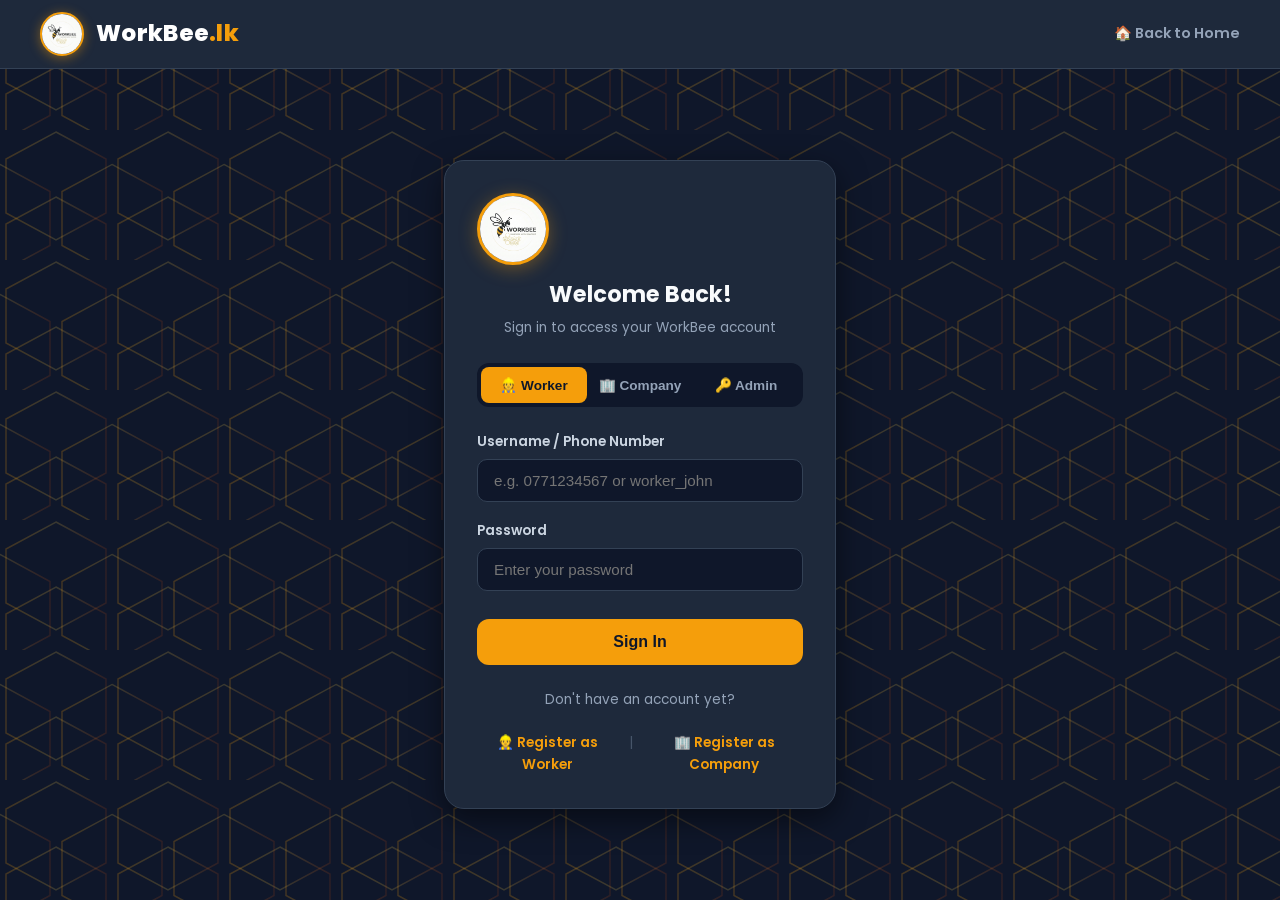
<file: company-dashboard.html>
<!DOCTYPE html>
<html lang="en">
<head>
    <meta charset="UTF-8">
    <meta name="viewport" content="width=device-width, initial-scale=1.0">
    <title>Company Dashboard | WorkBee.lk</title>

    <link rel="manifest" href="manifest.json">
    <meta name="theme-color" content="#F59E0B">
    <link rel="apple-touch-icon" href="assets/icons/icon-180.png">

    <link rel="stylesheet" href="css/main.css">
    <link rel="stylesheet" href="css/components.css">
    <link rel="stylesheet" href="css/forms.css">
    <link href="https://fonts.googleapis.com/css2?family=Poppins:wght@300;400;500;600;700&display=swap" rel="stylesheet">

    <style>
        body {
            background: #0f172a;
            color: #f8fafc;
            font-family: 'Poppins', sans-serif;
            min-height: 100vh;
            display: flex;
            flex-direction: column;
        }
        .dashboard-layout {
            max-width: 1200px;
            width: 100%;
            margin: 0 auto;
            padding: 24px 16px;
            display: grid;
            grid-template-columns: 320px 1fr;
            gap: 24px;
        }
        @media (max-width: 768px) {
            .dashboard-layout {
                grid-template-columns: 1fr;
            }
        }
        .profile-card {
            background: #1e293b;
            border: 1px solid #334155;
            border-radius: 16px;
            padding: 24px;
            height: fit-content;
        }
        .company-avatar {
            width: 80px;
            height: 80px;
            background: linear-gradient(135deg, #3b82f6 0%, #1d4ed8 100%);
            color: white;
            font-size: 2.2rem;
            font-weight: 700;
            display: flex;
            align-items: center;
            justify-content: center;
            border-radius: 16px;
            margin: 0 auto 16px;
        }
        .content-area {
            display: flex;
            flex-direction: column;
            gap: 24px;
        }
        .section-box {
            background: #1e293b;
            border: 1px solid #334155;
            border-radius: 16px;
            padding: 24px;
        }
        .form-grid {
            display: grid;
            grid-template-columns: repeat(auto-fit, minmax(200px, 1fr));
            gap: 16px;
        }
        .form-group {
            display: flex;
            flex-direction: column;
            gap: 6px;
        }
        .form-group label {
            font-size: 0.8rem;
            font-weight: 600;
            color: #cbd5e1;
        }
        .form-group input, .form-group select, .form-group textarea {
            padding: 10px 12px;
            background: #0f172a;
            border: 1px solid #334155;
            border-radius: 8px;
            color: white;
            font-size: 0.9rem;
            outline: none;
        }
        .form-group input:focus, .form-group select:focus {
            border-color: #F59E0B;
        }
        .btn-post {
            background: #F59E0B;
            color: #0f172a;
            border: none;
            padding: 12px 24px;
            border-radius: 8px;
            font-weight: 700;
            cursor: pointer;
            font-size: 0.95rem;
            margin-top: 12px;
        }
        .btn-post:hover {
            background: #d97706;
        }
        .worker-card {
            background: #0f172a;
            border: 1px solid #334155;
            border-radius: 12px;
            padding: 16px;
            display: flex;
            justify-content: space-between;
            align-items: center;
            margin-bottom: 12px;
        }
        .worker-skill-badge {
            background: rgba(245,158,11,0.15);
            color: #F59E0B;
            border: 1px solid #F59E0B;
            padding: 3px 8px;
            border-radius: 6px;
            font-size: 0.75rem;
            font-weight: 600;
        }
        .admin-managed-banner {
            background: rgba(245,158,11,0.1);
            border: 1px solid rgba(245,158,11,0.3);
            border-radius: 12px;
            padding: 12px 16px;
            font-size: 0.85rem;
            color: #F59E0B;
            margin-bottom: 20px;
            display: flex;
            align-items: center;
            gap: 10px;
        }
        /* Chip & Interactive Form styling */
        .chip-group {
            display: flex;
            flex-wrap: wrap;
            gap: 8px;
            margin-top: 4px;
        }
        .chip {
            background: #0f172a;
            border: 1px solid #334155;
            color: #cbd5e1;
            padding: 6px 14px;
            border-radius: 20px;
            font-size: 0.85rem;
            font-weight: 500;
            cursor: pointer;
            transition: all 0.2s ease;
            user-select: none;
        }
        .chip:hover {
            border-color: #F59E0B;
            color: #F59E0B;
        }
        .chip.selected {
            background: #F59E0B;
            border-color: #F59E0B;
            color: #0f172a;
            font-weight: 700;
        }
        .radio-group {
            display: flex;
            gap: 16px;
            flex-wrap: wrap;
            margin-top: 4px;
        }
        .radio-group label {
            display: flex;
            align-items: center;
            gap: 6px;
            cursor: pointer;
            color: #cbd5e1 !important;
            font-weight: 600;
            font-size: 0.85rem;
        }
        .grid-2 {
            display: grid;
            grid-template-columns: 1fr 1fr;
            gap: 16px;
        }
        @media (max-width: 600px) {
            .grid-2 {
                grid-template-columns: 1fr;
            }
        }
    </style>
</head>
<body>

    <!-- Header -->
    <header style="background:#1e293b;border-bottom:1px solid #334155;padding:12px 20px;">
        <div style="max-width:1200px;margin:0 auto;display:flex;align-items:center;justify-content:space-between;flex-wrap:wrap;gap:10px;">
            <a href="index.html" class="logo-container">
                <img src="assets/logo.jpg" alt="WorkBee" class="brand-logo-img" onerror="this.onerror=null; this.src='logo.jpg';">
                <span class="logo-text" style="font-size: 1.3rem;">WorkBee<span class="logo-ext">.lk</span></span>
            </a>
            <div style="display:flex;align-items:center;gap:12px;">
                <span style="font-size:0.9rem;color:#cbd5e1;" id="header-company-name">Company Portal</span>
                <button onclick="Auth.logout()" style="background:#ef4444;color:white;border:none;padding:6px 14px;border-radius:8px;font-weight:600;font-size:0.85rem;cursor:pointer;">
                    🚪 Logout
                </button>
            </div>
        </div>
    </header>

    <!-- Main Layout -->
    <div class="dashboard-layout">
        
        <!-- Left: Company Info -->
        <div class="profile-card">
            <div class="company-avatar" id="company-avatar">C</div>
            <h2 style="text-align:center;font-size:1.2rem;font-weight:700;margin-bottom:4px;" id="company-name">Loading...</h2>
            <p style="text-align:center;font-size:0.85rem;color:#3b82f6;font-weight:600;margin-bottom:16px;" id="contact-person">Contact Person</p>

            <div style="border-top:1px solid #334155;padding-top:16px;font-size:0.85rem;display:flex;flex-direction:column;gap:10px;">
                <div>📍 <strong>District:</strong> <span id="company-district" style="color:#cbd5e1;">-</span></div>
                <div>📞 <strong>Phone:</strong> <span id="company-phone" style="color:#cbd5e1;">-</span></div>
                <div>🏢 <strong>Reg No:</strong> <span id="company-reg" style="color:#cbd5e1;">-</span></div>
            </div>
        </div>

        <!-- Right: Actions -->
        <div class="content-area">

            <!-- Privacy Notice Banner -->
            <div class="admin-managed-banner">
                <span style="font-size:1.4rem;">🛡️</span>
                <div>
                    <strong>Admin Managed Dispatch System:</strong> All worker dispatches and contacts are handled strictly by WorkBee Admin to guarantee worker quality and safety.
                </div>
            </div>
            
            <!-- Post New Requirement Form (from register-company.html) -->
            <div class="section-box">
                <h3 style="font-size:1.15rem;font-weight:700;color:#F59E0B;margin-bottom:16px;">📢 Post a Requirement (Request Verified Workers)</h3>
                
                <form id="formJob" onsubmit="submitJob(event)">
                    <div class="grid-2">
                        <div class="form-group">
                            <label>Company Name *</label>
                            <input type="text" id="jobCompanyName" required placeholder="e.g. ABC Holdings Ltd">
                        </div>
                        <div class="form-group">
                            <label>Contact Phone *</label>
                            <input type="tel" id="jobContactPhone" required placeholder="+94 7X XXX XXXX">
                        </div>
                        <div class="form-group" style="grid-column: 1 / -1;">
                            <label>Industry / Sector *</label>
                            <select id="jobIndustry" required onchange="updateSkills(this.value)">
                                <option value="">Select Industry</option>
                                <option value="Construction">Construction</option>
                                <option value="Hospitality">Hotel & Hospitality</option>
                                <option value="Logistics">Factory & Logistics</option>
                                <option value="Cleaning">Cleaning Services</option>
                                <option value="IT">Information Technology</option>
                                <option value="Electronics">Electronics & Electrical</option>
                            </select>
                        </div>
                        <div class="form-group" style="grid-column: 1 / -1;">
                            <label>Skills Required *</label>
                            <div class="chip-group" id="jobSkills">
                                <span style="color:#94a3b8; font-style:italic; font-size:0.85rem;">Select industry first...</span>
                            </div>
                        </div>

                        <!-- DATE RANGE & CALENDAR SECTION -->
                        <div class="form-group" style="grid-column: 1 / -1; background: #0f172a; padding: 1.25rem; border-radius: 12px; border: 1px solid #334155;">
                            <label style="font-weight: 700; color: #F59E0B; font-size: 1rem; display: block; margin-bottom: 6px;">📅 Required Date Range (From - To)</label>
                            <p style="font-size: 0.82rem; color: #94a3b8; margin-bottom: 12px;">Select the start and end dates for this work contract. The monthly calendar will highlight the work duration.</p>
                            
                            <div class="grid-2">
                                <div class="form-group" style="margin-bottom:0;">
                                    <label style="font-size:0.85rem;">From Date (Start) *</label>
                                    <input type="date" id="fromDate" required onchange="calculatePayAndCalendar()">
                                </div>
                                <div class="form-group" style="margin-bottom:0;">
                                    <label style="font-size:0.85rem;">To Date (End) *</label>
                                    <input type="date" id="toDate" required onchange="calculatePayAndCalendar()">
                                </div>
                            </div>

                            <!-- Calendar Widget Preview -->
                            <div style="margin-top: 15px; background: #1e293b; border-radius: 10px; padding: 15px; border: 1px solid #334155;">
                                <div style="display: flex; justify-content: space-between; align-items: center; margin-bottom: 10px;">
                                    <button type="button" style="background:#0f172a;color:#cbd5e1;border:1px solid #334155;border-radius:6px;padding:4px 12px;font-size:0.8rem;cursor:pointer;" onclick="changeCalendarMonth(-1)">&larr; Prev Month</button>
                                    <span id="calendarMonthTitle" style="font-weight: 700; color: #F59E0B; font-size:0.9rem;">Month Year</span>
                                    <button type="button" style="background:#0f172a;color:#cbd5e1;border:1px solid #334155;border-radius:6px;padding:4px 12px;font-size:0.8rem;cursor:pointer;" onclick="changeCalendarMonth(1)">Next Month &rarr;</button>
                                </div>
                                <div style="display: grid; grid-template-columns: repeat(7, 1fr); gap: 4px; text-align: center; font-size: 0.75rem; font-weight: 600; color: #94a3b8; margin-bottom: 6px;">
                                    <div>Su</div><div>Mo</div><div>Tu</div><div>We</div><div>Th</div><div>Fr</div><div>Sa</div>
                                </div>
                                <div id="calendarDaysGrid" style="display: grid; grid-template-columns: repeat(7, 1fr); gap: 4px; text-align: center;"></div>
                                <div style="margin-top: 8px; font-size: 0.75rem; color: #94a3b8; display: flex; align-items: center; gap: 15px;">
                                    <span><span style="display:inline-block; width:12px; height:12px; background:#F59E0B; border-radius:3px; vertical-align:middle; margin-right:4px;"></span> Work Period</span>
                                    <span><span style="display:inline-block; width:12px; height:12px; background:#0f172a; border:1px solid #334155; border-radius:3px; vertical-align:middle; margin-right:4px;"></span> Regular Day</span>
                                </div>
                            </div>
                        </div>

                        <!-- PAY CALCULATOR SECTION -->
                        <div class="form-group" style="grid-column: 1 / -1; background: #0f172a; padding: 1.25rem; border-radius: 12px; border: 1px solid #F59E0B;">
                            <label style="font-weight: 700; color: #F59E0B; font-size: 1rem; display: block; margin-bottom: 6px;">💰 Pay & Worker Budget Calculator</label>
                            <p style="font-size: 0.82rem; color: #94a3b8; margin-bottom: 12px;">Specify the pay rate per worker to calculate the full financial budget for this job.</p>
                            
                            <div class="grid-2">
                                <div class="form-group">
                                    <label style="font-size:0.85rem;">Number of Workers Required *</label>
                                    <input type="number" id="numWorkers" min="1" value="1" required oninput="calculatePayAndCalendar()">
                                </div>
                                <div class="form-group">
                                    <label style="font-size:0.85rem;">Daily Pay Rate Per Worker (LKR) *</label>
                                    <input type="number" id="payRate" min="500" step="100" value="2500" required oninput="calculatePayAndCalendar()" placeholder="e.g. 2500">
                                </div>
                            </div>

                            <!-- Live Calculation Card -->
                            <div style="background: #1e293b; border-radius: 10px; padding: 14px; border: 1px solid #334155; margin-top: 10px;">
                                <div style="display: flex; justify-content: space-between; margin-bottom: 6px; font-size: 0.85rem; color: #94a3b8;">
                                    <span>Total Contract Duration:</span>
                                    <strong id="calcTotalDays" style="color: white;">1 Day(s)</strong>
                                </div>
                                <div style="display: flex; justify-content: space-between; margin-bottom: 6px; font-size: 0.85rem; color: #94a3b8;">
                                    <span>Pay Amount Per 1 Worker:</span>
                                    <strong id="calcPayPerWorker" style="color: #10B981;">LKR 2,500</strong>
                                </div>
                                <hr style="border: 0; border-top: 1px solid #334155; margin: 8px 0;">
                                <div style="display: flex; justify-content: space-between; align-items: center; font-size: 0.95rem; font-weight: 700; color: white;">
                                    <span>Total Job Requirement Budget:</span>
                                    <span id="calcTotalBudget" style="background: #F59E0B; color: #0f172a; padding: 4px 14px; border-radius: 20px; font-size: 1.05rem;">LKR 2,500</span>
                                </div>
                            </div>

                            <!-- Meal Provisions Checkboxes -->
                            <div style="background: #1e293b; border-radius: 10px; padding: 14px; border: 1px solid #334155; margin-top: 12px;">
                                <label style="font-weight: 700; color: #F59E0B; font-size: 0.9rem; display: block; margin-bottom: 8px;">🍱 Meals Provided (කෑම පහසුකම් සපයනු ලැබේ)</label>
                                <div style="display: flex; flex-wrap: wrap; gap: 15px; color: #cbd5e1; font-weight: 500; font-size: 0.85rem;">
                                    <label style="display: flex; align-items: center; gap: 6px; cursor: pointer;">
                                        <input type="checkbox" id="mealBreakfast" value="Breakfast" style="width: 16px; height: 16px; accent-color: #F59E0B; cursor: pointer;">
                                        🍳 Breakfast (උදෑසන කෑම)
                                    </label>
                                    <label style="display: flex; align-items: center; gap: 6px; cursor: pointer;">
                                        <input type="checkbox" id="mealLunch" value="Lunch" style="width: 16px; height: 16px; accent-color: #F59E0B; cursor: pointer;" checked>
                                        🍛 Lunch (දවල් කෑම)
                                    </label>
                                    <label style="display: flex; align-items: center; gap: 6px; cursor: pointer;">
                                        <input type="checkbox" id="mealDinner" value="Dinner" style="width: 16px; height: 16px; accent-color: #F59E0B; cursor: pointer;">
                                        🍲 Dinner (රාත්‍රී කෑම)
                                    </label>
                                    <label style="display: flex; align-items: center; gap: 6px; cursor: pointer;">
                                        <input type="checkbox" id="mealTea" value="Tea/Snacks" style="width: 16px; height: 16px; accent-color: #F59E0B; cursor: pointer;">
                                        ☕ Tea &amp; Snacks (තේ සහ කෙටි කෑම)
                                    </label>
                                </div>
                            </div>
                        </div>

                        <div class="form-group">
                            <label>Job Location - District *</label>
                            <select id="jobDistrict" required>
                                <option value="">Select District</option>
                                <option>Ampara</option><option>Anuradhapura</option><option>Badulla</option><option>Batticaloa</option><option>Colombo</option><option>Galle</option><option>Gampaha</option><option>Hambantota</option><option>Jaffna</option><option>Kalutara</option><option>Kandy</option><option>Kegalle</option><option>Kilinochchi</option><option>Kurunegala</option><option>Mannar</option><option>Matale</option><option>Matara</option><option>Moneragala</option><option>Mullaitivu</option><option>Nuwara Eliya</option><option>Polonnaruwa</option><option>Puttalam</option><option>Ratnapura</option><option>Trincomalee</option><option>Vavuniya</option>
                            </select>
                        </div>
                        <div class="form-group">
                            <label>Job Location - Town/Area</label>
                            <input type="text" id="jobTown" placeholder="e.g. Fort, Nugegoda, Kadawatha">
                        </div>
                        <div class="form-group" style="grid-column: 1 / -1;">
                            <label>Shift Type *</label>
                            <div class="chip-group" id="jobShifts">
                                <div class="chip selected" onclick="this.classList.toggle('selected')">Day</div>
                                <div class="chip" onclick="this.classList.toggle('selected')">Night</div>
                                <div class="chip" onclick="this.classList.toggle('selected')">24hr</div>
                                <div class="chip" onclick="this.classList.toggle('selected')">Flexible</div>
                            </div>
                        </div>
                        <div class="form-group" style="grid-column: 1 / -1;">
                            <label>Job Description</label>
                            <textarea id="jobDesc" rows="3" placeholder="Additional details about tasks, equipment provided, meals, etc..."></textarea>
                        </div>
                        <div class="form-group" style="grid-column: 1 / -1;">
                            <label>Urgency</label>
                            <div class="radio-group" id="jobUrgency">
                                <label><input type="radio" name="urgency" value="Normal" checked> Normal</label>
                                <label><input type="radio" name="urgency" value="Urgent"> Urgent</label>
                                <label><input type="radio" name="urgency" value="Very Urgent"> Very Urgent</label>
                            </div>
                        </div>

                        <!-- Image Upload Field -->
                        <div class="form-group" style="grid-column: 1 / -1; margin-top:4px;">
                            <label>📷 Job Site Images (Optional)</label>
                            <div id="imageUploadArea" onclick="document.getElementById('jobImages').click()" style="
                                border: 2px dashed #334155;
                                border-radius: 12px;
                                padding: 20px 16px;
                                text-align: center;
                                cursor: pointer;
                                background: #0f172a;
                                transition: border-color 0.2s, background 0.2s;
                                position: relative;
                            "
                            onmouseenter="this.style.borderColor='#F59E0B';this.style.background='rgba(245,158,11,0.05)'"
                            onmouseleave="this.style.borderColor='#334155';this.style.background='#0f172a'">
                                <div style="font-size:1.8rem;margin-bottom:6px;">🖼️</div>
                                <div style="color:#94a3b8;font-size:0.85rem;">Click to upload images <span style="color:#F59E0B;font-weight:600;">(max 5)</span></div>
                                <div style="color:#64748b;font-size:0.75rem;margin-top:4px;">JPG, PNG, WEBP • Max 2MB each</div>
                                <input type="file" id="jobImages" accept="image/*" multiple style="display:none;" onchange="handleImageUpload(event)">
                            </div>
                            <!-- Image Previews -->
                            <div id="imagePreviewGrid" style="display:flex;flex-wrap:wrap;gap:10px;margin-top:10px;"></div>
                        </div>
                    </div>
                    <button type="submit" class="btn-post" style="width: 100%; font-size: 1.05rem; padding: 14px; margin-top: 16px;">🚀 Post Requirement to Job Board</button>
                </form>
            </div>

            <!-- Active Postings & Admin Dispatch Status -->
            <div class="section-box">
                <h3 style="font-size:1.1rem;font-weight:700;color:#F59E0B;margin-bottom:16px;">📋 Posted Requirements & Dispatch Status</h3>
                <div id="my-postings-list">
                    <p style="color:#94a3b8;font-size:0.9rem;">No job requirements posted yet.</p>
                </div>
            </div>

            <!-- Available Worker Pool Overview -->
            <div class="section-box">
                <div style="display:flex;align-items:center;justify-content:space-between;margin-bottom:16px;flex-wrap:wrap;gap:12px;">
                    <h3 style="font-size:1.1rem;font-weight:700;color:#F59E0B;">👷 Available Workers Pool (Admin Managed)</h3>
                    <select id="workerSkillFilter" onchange="renderAvailableWorkers()" style="padding:8px 12px;background:#0f172a;border:1px solid #334155;color:white;border-radius:8px;font-size:0.85rem;">
                        <option value="all">All Worker Skills</option>
                        <option value="Mason">Mason</option>
                        <option value="Carpenter">Carpenter</option>
                        <option value="Painter">Painter</option>
                        <option value="Plumber">Plumber</option>
                        <option value="Electrician">Electrician</option>
                        <option value="Welder">Welder</option>
                        <option value="Helper">Helper / Labourer</option>
                        <option value="Cleaner">Cleaner</option>
                        <option value="Driver">Driver</option>
                    </select>
                </div>
                <div id="workers-list">
                    <p style="color:#94a3b8;font-size:0.9rem;">Loading available workers...</p>
                </div>
            </div>

        </div>

    </div>

    <script src="js/firebase-config.js"></script>
    <script src="js/auth.js"></script>
    <script>
        let currentUser = null;
        let currentCalDate = new Date();
        let uploadedImages = []; // store base64 strings

        const skillSets = {
            'Construction': ['Mason', 'Carpenter', 'Painter', 'Helper', 'Welder'],
            'Hospitality': ['Kitchen Helper', 'Waiter', 'Room Attendant', 'Steward'],
            'Logistics': ['Packing', 'Machine Operator', 'Loader', 'Store Helper'],
            'Cleaning': ['House Cleaning', 'Commercial Cleaning', 'Gardening'],
            'IT': ['Web Design / UI Design', 'Graphic Design', 'Computer Hardware Technician', 'Software Programmer', 'Network Technician', 'Data Entry Operator', 'IT Support / Helpdesk'],
            'Electronics': ['TV / Radio Technician', '2-Phase Electrical Wiring', '3-Phase Electrical Wiring', 'Electronic Technician', 'Air Conditioning Technician', 'CCTV / Security Systems', 'Solar Panel Installation', 'Refrigerator / AC Repair']
        };

        document.addEventListener('DOMContentLoaded', function() {
            currentUser = Auth.requireAuth(['company']);
            if (!currentUser) return;

            // Set default dates (today to 7 days ahead)
            const today = new Date();
            const nextWeek = new Date(today);
            nextWeek.setDate(nextWeek.getDate() + 7);

            if (document.getElementById('fromDate')) document.getElementById('fromDate').value = today.toISOString().split('T')[0];
            if (document.getElementById('toDate')) document.getElementById('toDate').value = nextWeek.toISOString().split('T')[0];

            renderProfile();
            prefillFormWithCompanyData();
            calculatePayAndCalendar();
            renderMyPostings();
            renderAvailableWorkers();
        });

        function renderProfile() {
            const p = currentUser.profileData || {};
            const cName = p.companyName || p.name || currentUser.username;
            document.getElementById('header-company-name').innerText = cName;
            document.getElementById('company-name').innerText = cName;
            document.getElementById('contact-person').innerText = 'Contact: ' + (p.contactPerson || p.contact || '-');
            document.getElementById('company-district').innerText = p.district || p.city || 'Not specified';
            document.getElementById('company-phone').innerText = p.phone || '-';
            document.getElementById('company-reg').innerText = p.regNumber || p.brn || 'N/A';

            const initials = cName.charAt(0).toUpperCase();
            document.getElementById('company-avatar').innerText = initials;
        }

        function prefillFormWithCompanyData() {
            const p = currentUser.profileData || {};
            const cName = p.companyName || p.name || currentUser.username;
            const cPhone = p.phone || '';
            const cDistrict = p.district || p.city || '';
            const cIndustry = p.industry || '';

            if (document.getElementById('jobCompanyName')) document.getElementById('jobCompanyName').value = cName;
            if (document.getElementById('jobContactPhone')) document.getElementById('jobContactPhone').value = cPhone;
            if (document.getElementById('jobDistrict') && cDistrict) document.getElementById('jobDistrict').value = cDistrict;
            if (document.getElementById('jobIndustry') && cIndustry) {
                document.getElementById('jobIndustry').value = cIndustry;
                updateSkills(cIndustry);
            }
        }

        function updateSkills(ind) {
            let container = document.getElementById('jobSkills');
            if (!container) return;
            if (!ind || !skillSets[ind]) {
                container.innerHTML = '<span style="color:#94a3b8; font-style:italic; font-size:0.85rem;">Select industry first...</span>';
                return;
            }
            let html = '';
            skillSets[ind].forEach(s => {
                html += `<div class="chip" onclick="this.classList.toggle('selected')">${s}</div>`;
            });
            container.innerHTML = html;
        }

        function changeCalendarMonth(delta) {
            currentCalDate.setMonth(currentCalDate.getMonth() + delta);
            renderCalendar();
        }

        function calculatePayAndCalendar() {
            const fromStr = document.getElementById('fromDate')?.value;
            const toStr = document.getElementById('toDate')?.value;
            const numWorkers = parseInt(document.getElementById('numWorkers')?.value) || 1;
            const payRate = parseFloat(document.getElementById('payRate')?.value) || 0;

            let totalDays = 1;
            if (fromStr && toStr) {
                const d1 = new Date(fromStr);
                const d2 = new Date(toStr);
                const diffTime = d2 - d1;
                if (diffTime >= 0) {
                    totalDays = Math.ceil(diffTime / (1000 * 60 * 60 * 24)) + 1;
                }
            }

            const payPerWorker = totalDays * payRate;
            const totalBudget = payPerWorker * numWorkers;

            if (document.getElementById('calcTotalDays')) document.getElementById('calcTotalDays').innerText = totalDays + ' Day(s)';
            if (document.getElementById('calcPayPerWorker')) document.getElementById('calcPayPerWorker').innerText = 'LKR ' + payPerWorker.toLocaleString();
            if (document.getElementById('calcTotalBudget')) document.getElementById('calcTotalBudget').innerText = 'LKR ' + totalBudget.toLocaleString();

            renderCalendar();
        }

        function renderCalendar() {
            const fromStr = document.getElementById('fromDate')?.value;
            const toStr = document.getElementById('toDate')?.value;
            const fromDate = fromStr ? new Date(fromStr) : null;
            const toDate = toStr ? new Date(toStr) : null;

            const year = currentCalDate.getFullYear();
            const month = currentCalDate.getMonth();

            const monthNames = ["January", "February", "March", "April", "May", "June", "July", "August", "September", "October", "November", "December"];
            const titleEl = document.getElementById('calendarMonthTitle');
            if (titleEl) titleEl.innerText = monthNames[month] + " " + year;

            const firstDayIndex = new Date(year, month, 1).getDay();
            const daysInMonth = new Date(year, month + 1, 0).getDate();

            const grid = document.getElementById('calendarDaysGrid');
            if (!grid) return;
            grid.innerHTML = '';

            // Empty cells before start of month
            for (let i = 0; i < firstDayIndex; i++) {
                const empty = document.createElement('div');
                grid.appendChild(empty);
            }

            for (let day = 1; day <= daysInMonth; day++) {
                const dayEl = document.createElement('div');
                dayEl.style.padding = '6px';
                dayEl.style.fontSize = '0.75rem';
                dayEl.style.borderRadius = '4px';
                dayEl.innerText = day;

                const thisDate = new Date(year, month, day);

                if (fromDate && toDate && thisDate >= new Date(fromDate.setHours(0,0,0,0)) && thisDate <= new Date(toDate.setHours(23,59,59,999))) {
                    dayEl.style.background = '#F59E0B';
                    dayEl.style.color = '#0F172A';
                    dayEl.style.fontWeight = 'bold';
                } else {
                    dayEl.style.background = '#0f172a';
                    dayEl.style.color = '#94a3b8';
                    dayEl.style.border = '1px solid #334155';
                }
                grid.appendChild(dayEl);
            }
        }

        function handleImageUpload(event) {
            const files = Array.from(event.target.files);
            const remaining = 5 - uploadedImages.length;
            if (files.length > remaining) {
                alert('Maximum 5 images allowed. Only the first ' + remaining + ' will be added.');
            }
            const toProcess = files.slice(0, remaining);
            toProcess.forEach(file => {
                if (file.size > 2 * 1024 * 1024) {
                    alert(file.name + ' is too large (max 2MB). Skipped.');
                    return;
                }
                const reader = new FileReader();
                reader.onload = function(e) {
                    uploadedImages.push(e.target.result);
                    renderImagePreviews();
                };
                reader.readAsDataURL(file);
            });
            event.target.value = '';
        }

        function renderImagePreviews() {
            const grid = document.getElementById('imagePreviewGrid');
            if (!grid) return;
            grid.innerHTML = uploadedImages.map((src, i) => `
                <div style="position:relative;width:80px;height:80px;border-radius:8px;overflow:hidden;border:2px solid #334155;">
                    <img src="${src}" style="width:100%;height:100%;object-fit:cover;" alt="Preview ${i+1}">
                    <button onclick="removeImage(${i})" type="button" style="
                        position:absolute;top:3px;right:3px;
                        background:rgba(239,68,68,0.9);
                        color:white;border:none;border-radius:50%;
                        width:20px;height:20px;font-size:0.7rem;
                        cursor:pointer;display:flex;align-items:center;justify-content:center;
                        font-weight:700;line-height:1;
                    ">✕</button>
                </div>
            `).join('');

            const area = document.getElementById('imageUploadArea');
            if (area) {
                if (uploadedImages.length >= 5) {
                    area.style.opacity = '0.5';
                    area.style.cursor = 'not-allowed';
                    area.onclick = null;
                } else {
                    area.style.opacity = '1';
                    area.style.cursor = 'pointer';
                    area.onclick = () => document.getElementById('jobImages').click();
                }
            }
        }

        function removeImage(index) {
            uploadedImages.splice(index, 1);
            renderImagePreviews();
        }

        function submitJob(e) {
            e.preventDefault();
            const p = currentUser.profileData || {};

            const companyName = document.getElementById('jobCompanyName').value;
            const phone = document.getElementById('jobContactPhone').value;
            const industry = document.getElementById('jobIndustry').value;
            const district = document.getElementById('jobDistrict').value;
            const town = document.getElementById('jobTown')?.value || '';
            const fromDate = document.getElementById('fromDate').value;
            const toDate = document.getElementById('toDate').value;
            const numWorkers = parseInt(document.getElementById('numWorkers').value) || 1;
            const payRate = parseFloat(document.getElementById('payRate').value) || 0;

            const selectedSkills = [];
            document.querySelectorAll('#jobSkills .chip.selected').forEach(c => selectedSkills.push(c.innerText));

            const selectedShifts = [];
            document.querySelectorAll('#jobShifts .chip.selected').forEach(c => selectedShifts.push(c.innerText));

            const selectedMeals = [];
            if (document.getElementById('mealBreakfast')?.checked) selectedMeals.push('Breakfast (උදෑසන කෑම)');
            if (document.getElementById('mealLunch')?.checked) selectedMeals.push('Lunch (දවල් කෑම)');
            if (document.getElementById('mealDinner')?.checked) selectedMeals.push('Dinner (රාත්‍රී කෑම)');
            if (document.getElementById('mealTea')?.checked) selectedMeals.push('Tea & Snacks (තේ)');

            const urgencyEl = document.querySelector('input[name="urgency"]:checked');
            const urgency = urgencyEl ? urgencyEl.value : 'Normal';

            let totalDays = 1;
            if (fromDate && toDate) {
                const d1 = new Date(fromDate);
                const d2 = new Date(toDate);
                if (d2 >= d1) totalDays = Math.ceil((d2 - d1) / (1000 * 60 * 60 * 24)) + 1;
            }
            const totalPay = totalDays * payRate * numWorkers;

            const reqId = 'JOB-' + Math.floor(1000 + Math.random() * 9000);

            const companyDetails = {
                name: companyName,
                phone: phone,
                contactPerson: p.contactPerson || p.contact || 'Contact Person',
                brn: p.regNumber || p.brn || 'N/A',
                email: p.email || 'N/A',
                city: district || p.city || 'N/A'
            };

            const newReq = {
                id: reqId,
                companyUserId: currentUser.id,
                company: companyName,
                phone: phone,
                companyDetails: companyDetails,
                industry: industry,
                skillRequired: selectedSkills.length ? selectedSkills.join(', ') : industry,
                skills: selectedSkills.length ? selectedSkills : [industry],
                workersReq: numWorkers,
                workersNeeded: numWorkers,
                district: district,
                town: town,
                location: town ? `${district} (${town})` : district,
                fromDate: fromDate,
                toDate: toDate,
                requiredDate: fromDate,
                totalDays: totalDays,
                payRate: payRate,
                dailyPay: payRate,
                totalPay: totalPay,
                shifts: selectedShifts.length ? selectedShifts : ['Day'],
                meals: selectedMeals.length ? selectedMeals : ['No Meals Provided'],
                desc: document.getElementById('jobDesc')?.value || '',
                notes: document.getElementById('jobDesc')?.value || '',
                urgency: urgency,
                images: uploadedImages.slice(),
                status: 'OPEN',
                applicants: [],
                postedDate: new Date().toISOString().split('T')[0],
                createdAt: new Date().toISOString()
            };

            // 1. Save to workbee_requirements (Admin list)
            let reqs = JSON.parse(localStorage.getItem('workbee_requirements') || '[]');
            reqs.unshift(newReq);
            localStorage.setItem('workbee_requirements', JSON.stringify(reqs));
            localStorage.setItem('workbee_seeded_initial', 'true');

            // 2. Save to workbee_job_postings (Company postings list)
            let postings = JSON.parse(localStorage.getItem(AUTH_KEYS.JOB_POSTINGS) || '[]');
            postings.unshift(newReq);
            localStorage.setItem(AUTH_KEYS.JOB_POSTINGS, JSON.stringify(postings));

            // 3. Save to Firebase Cloud DB
            if (typeof WB_FIREBASE !== 'undefined') {
                WB_FIREBASE.saveRequirement(newReq).catch(function () {});
            }

            alert('Requirement #' + reqId + ' posted successfully! WorkBee Admin is matching and dispatching verified workers.');

            // Reset form fields
            document.getElementById('formJob').reset();
            prefillFormWithCompanyData();
            const today = new Date();
            const nextWeek = new Date(today);
            nextWeek.setDate(nextWeek.getDate() + 7);
            if (document.getElementById('fromDate')) document.getElementById('fromDate').value = today.toISOString().split('T')[0];
            if (document.getElementById('toDate')) document.getElementById('toDate').value = nextWeek.toISOString().split('T')[0];
            uploadedImages = [];
            renderImagePreviews();
            calculatePayAndCalendar();
            renderMyPostings();
        }

        function renderMyPostings() {
            const container = document.getElementById('my-postings-list');
            const postings = JSON.parse(localStorage.getItem(AUTH_KEYS.JOB_POSTINGS) || '[]');
            const myJobs = postings.filter(j => j.companyUserId === currentUser.id);

            if (myJobs.length === 0) {
                container.innerHTML = `<p style="color:#94a3b8;font-size:0.85rem;">No job requirements posted yet.</p>`;
                return;
            }

            container.innerHTML = myJobs.map(job => `
                <div style="background:#0f172a;border:1px solid #334155;border-radius:12px;padding:16px;margin-bottom:14px;">
                    <div style="display:flex;justify-content:space-between;align-items:center;margin-bottom:8px;flex-wrap:wrap;gap:8px;">
                        <div style="font-weight:700;color:#F59E0B;font-size:1.05rem;">${job.skillRequired} (${job.workersNeeded} Workers Needed)</div>
                        <div style="display:flex;align-items:center;gap:8px;">
                            <span style="background:rgba(245,158,11,0.15);color:#F59E0B;border:1px solid #F59E0B;padding:4px 10px;border-radius:12px;font-size:0.75rem;font-weight:700;">${job.status.toUpperCase()}</span>
                            <button onclick="deleteMyPosting('${job.id}')" style="background:#EF4444;color:white;border:none;padding:4px 10px;border-radius:8px;font-size:0.75rem;font-weight:700;cursor:pointer;">🗑️ Delete</button>
                        </div>
                    </div>
                    <div style="font-size:0.85rem;color:#94a3b8;margin-bottom:10px;">
                        📍 Location: ${job.location} | 📅 Date: ${job.requiredDate} | 💵 Pay Offered: LKR ${job.dailyPay || 'Negotiable'}
                    </div>
                    <div style="background:#1e293b;border-radius:8px;padding:10px 12px;font-size:0.8rem;color:#cbd5e1;display:flex;align-items:center;gap:8px;">
                        <span>ℹ️</span> 
                        <span>WorkBee Admin is matching and dispatching verified ${job.skillRequired} workers for this request.</span>
                    </div>
                </div>
            `).join('');
        }

        function deleteMyPosting(jobId) {
            if (!confirm('Are you sure you want to delete this job requirement?')) return;
            let postings = JSON.parse(localStorage.getItem(AUTH_KEYS.JOB_POSTINGS) || '[]');
            postings = postings.filter(j => String(j.id) !== String(jobId));
            localStorage.setItem(AUTH_KEYS.JOB_POSTINGS, JSON.stringify(postings));

            let reqs = JSON.parse(localStorage.getItem('workbee_requirements') || '[]');
            reqs = reqs.filter(r => String(r.id) !== String(jobId));
            localStorage.setItem('workbee_requirements', JSON.stringify(reqs));

            if (typeof WB_FIREBASE !== 'undefined') {
                WB_FIREBASE.deleteRequirement(jobId).catch(function () {});
            }

            renderMyPostings();
        }

        function renderAvailableWorkers() {
            const container = document.getElementById('workers-list');
            const selectedFilter = document.getElementById('workerSkillFilter').value;

            const users = JSON.parse(localStorage.getItem(AUTH_KEYS.USERS) || '[]');
            let workers = users.filter(u => u.role === 'worker').map((u, index) => ({
                code: 'WB-W' + (100 + index),
                skill: (u.profileData && u.profileData.primarySkill) || 'Worker',
                district: (u.profileData && u.profileData.district) || 'Western',
                rate: (u.profileData && u.profileData.dailyRate) ? 'LKR ' + u.profileData.dailyRate : 'Standard Rate',
                status: (u.profileData && u.profileData.availability === 'busy') ? 'Busy' : 'Available'
            }));

            const legacyWorkers = JSON.parse(localStorage.getItem('workbee_worker_registrations') || '[]');
            legacyWorkers.forEach((lw, index) => {
                if (!workers.some(w => w.code === 'WB-' + lw.id)) {
                    workers.push({
                        code: 'WB-' + (lw.id || ('W' + (200 + index))),
                        skill: lw.primarySkill || lw.category || 'General',
                        district: lw.district || 'Colombo',
                        rate: lw.dailyRate ? 'LKR ' + lw.dailyRate : 'Standard Rate',
                        status: 'Available'
                    });
                }
            });

            if (selectedFilter !== 'all') {
                workers = workers.filter(w => w.skill.toLowerCase().includes(selectedFilter.toLowerCase()));
            }

            if (workers.length === 0) {
                container.innerHTML = `<p style="color:#94a3b8;font-size:0.85rem;">No workers found for this skill filter.</p>`;
                return;
            }

            container.innerHTML = workers.map(w => `
                <div class="worker-card">
                    <div>
                        <div style="font-weight:700;font-size:0.95rem;color:white;">Worker Ref: ${w.code}</div>
                        <div style="display:flex;gap:8px;align-items:center;margin-top:4px;">
                            <span class="worker-skill-badge">${w.skill}</span>
                            <span style="font-size:0.8rem;color:#94a3b8;">📍 ${w.district}</span>
                            <span style="font-size:0.8rem;color:#4ade80;">💵 ${w.rate}</span>
                        </div>
                    </div>
                    <div>
                        <span style="background:rgba(59,130,246,0.15);color:#60a5fa;border:1px solid #3b82f6;padding:4px 10px;border-radius:8px;font-size:0.75rem;font-weight:600;">🔒 Admin Dispatched</span>
                    </div>
                </div>
            `).join('');
        }
    </script>
</body>
</html>
</file>
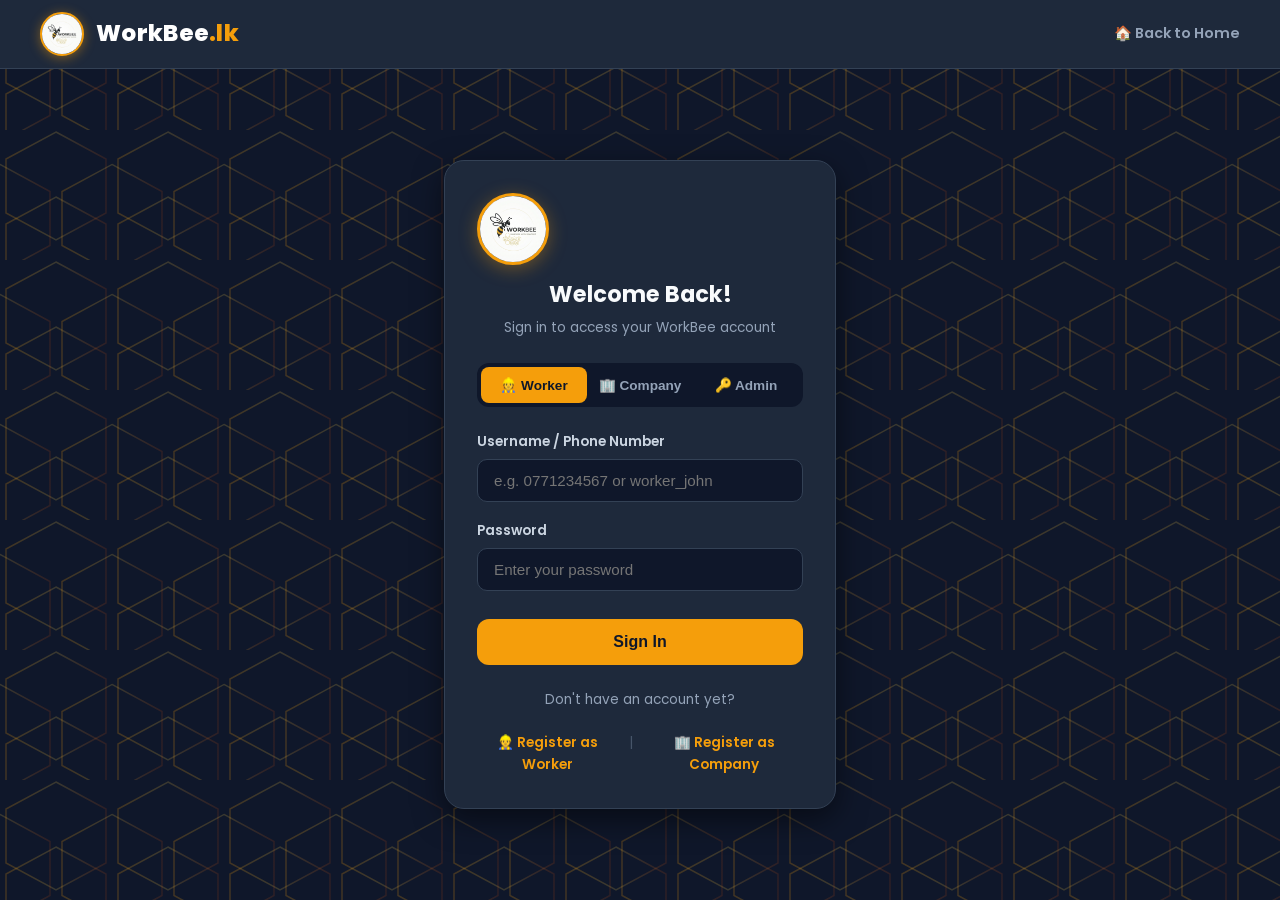
<file: login.html>
<!DOCTYPE html>
<html lang="en">
<head>
    <meta charset="UTF-8">
    <meta name="viewport" content="width=device-width, initial-scale=1.0">
    <title>WorkBee.lk | Login to Your Account</title>
    
    <!-- PWA Tags -->
    <link rel="manifest" href="manifest.json">
    <meta name="theme-color" content="#F59E0B">
    <meta name="mobile-web-app-capable" content="yes">
    <meta name="apple-mobile-web-app-capable" content="yes">
    <link rel="apple-touch-icon" href="assets/icons/icon-180.png">
    
    <link rel="stylesheet" href="css/main.css">
    <link rel="stylesheet" href="css/components.css">
    <link rel="stylesheet" href="css/forms.css">
    <link href="https://fonts.googleapis.com/css2?family=Poppins:wght@300;400;500;600;700&display=swap" rel="stylesheet">
    
    <style>
        body {
            background: #0f172a;
            color: #f8fafc;
            min-height: 100vh;
            display: flex;
            flex-direction: column;
            font-family: 'Poppins', sans-serif;
        }
        .login-container {
            max-width: 440px;
            width: 100%;
            margin: auto;
            padding: 24px;
        }
        .login-card {
            background: #1e293b;
            border: 1px solid #334155;
            border-radius: 20px;
            padding: 32px;
            box-shadow: 0 10px 30px rgba(0,0,0,0.5);
        }
        .logo-box {
            text-align: center;
            margin-bottom: 24px;
        }
        .logo-box img {
            width: 72px;
            height: 72px;
            border-radius: 50%;
            margin-bottom: 12px;
            border: 3px solid #F59E0B;
            background: white;
            object-fit: cover;
            padding: 0;
            box-shadow: 0 4px 18px rgba(245,158,11,0.35);
        }
        .role-tabs {
            display: flex;
            background: #0f172a;
            border-radius: 12px;
            padding: 4px;
            margin-bottom: 24px;
        }
        .role-tab {
            flex: 1;
            padding: 10px;
            text-align: center;
            border: none;
            background: none;
            color: #94a3b8;
            font-weight: 600;
            font-size: 0.85rem;
            cursor: pointer;
            border-radius: 8px;
            transition: all 0.2s;
        }
        .role-tab.active {
            background: #F59E0B;
            color: #0f172a;
        }
        .form-group {
            margin-bottom: 18px;
        }
        .form-group label {
            display: block;
            font-size: 0.85rem;
            font-weight: 600;
            color: #cbd5e1;
            margin-bottom: 6px;
        }
        .form-group input {
            width: 100%;
            padding: 12px 16px;
            background: #0f172a;
            border: 1px solid #334155;
            border-radius: 10px;
            color: white;
            font-size: 0.95rem;
            outline: none;
            transition: border-color 0.2s;
        }
        .form-group input:focus {
            border-color: #F59E0B;
        }
        .btn-submit {
            width: 100%;
            background: #F59E0B;
            color: #0f172a;
            border: none;
            border-radius: 12px;
            padding: 14px;
            font-weight: 700;
            font-size: 1rem;
            cursor: pointer;
            transition: transform 0.15s, background-color 0.15s;
            margin-top: 10px;
        }
        .btn-submit:hover {
            background: #d97706;
            transform: translateY(-2px);
        }
        .alert-error {
            background: rgba(239,68,68,0.15);
            border: 1px solid #ef4444;
            color: #fca5a5;
            padding: 12px 16px;
            border-radius: 10px;
            font-size: 0.85rem;
            margin-bottom: 20px;
            display: none;
        }
        .register-links {
            margin-top: 24px;
            text-align: center;
            font-size: 0.85rem;
            color: #94a3b8;
        }
        .register-links a {
            color: #F59E0B;
            text-decoration: none;
            font-weight: 600;
        }
        .register-links a:hover {
            text-decoration: underline;
        }
    </style>
</head>
<body>

    <!-- Header -->
    <header style="background:#1e293b;border-bottom:1px solid #334155;padding:12px 24px;">
        <div style="max-width:1200px;margin:0 auto;display:flex;align-items:center;justify-content:space-between;">
            <a href="index.html" class="logo-container">
                <img src="assets/logo.jpg" alt="WorkBee" class="brand-logo-img" onerror="this.onerror=null; this.src='logo.jpg';">
                <span class="logo-text">WorkBee<span class="logo-ext">.lk</span></span>
            </a>
            <a href="index.html" style="color:#94a3b8;text-decoration:none;font-weight:600;font-size:0.9rem;">🏠 Back to Home</a>
        </div>
    </header>

    <div class="login-container">
        <div class="login-card">
            <div class="logo-box">
                <img src="assets/logo.jpg" alt="WorkBee Logo" onerror="this.onerror=null; this.src='logo.jpg';">
                <h1 style="font-size:1.4rem;font-weight:700;margin-bottom:4px;">Welcome Back!</h1>
                <p style="font-size:0.85rem;color:#94a3b8;">Sign in to access your WorkBee account</p>
            </div>

            <!-- Role Selection Tabs -->
            <div class="role-tabs">
                <button type="button" class="role-tab active" id="tab-worker" onclick="setLoginRole('worker')">👷 Worker</button>
                <button type="button" class="role-tab" id="tab-company" onclick="setLoginRole('company')">🏢 Company</button>
                <button type="button" class="role-tab" id="tab-admin" onclick="setLoginRole('admin')">🔑 Admin</button>
            </div>

            <!-- Error Notification -->
            <div id="login-error" class="alert-error"></div>

            <!-- Login Form -->
            <form id="loginForm" onsubmit="handleLoginSubmit(event)">
                <div class="form-group">
                    <label for="username">Username / Phone Number</label>
                    <input type="text" id="username" placeholder="e.g. 0771234567 or worker_john" required autocomplete="username">
                </div>

                <div class="form-group">
                    <label for="password">Password</label>
                    <input type="password" id="password" placeholder="Enter your password" required autocomplete="current-password">
                </div>

                <button type="submit" class="btn-submit" id="submitBtn">Sign In</button>
            </form>

            <div class="register-links">
                Don't have an account yet?<br><br>
                <div style="display:flex;gap:12px;justify-content:center;">
                    <a href="register-worker.html">👷 Register as Worker</a>
                    <span style="color:#475569;">|</span>
                    <a href="register-company.html">🏢 Register as Company</a>
                </div>
            </div>
        </div>
    </div>

    <!-- PWA Install Banner -->
    <div id="pwa-install-banner" style="display:none;position:fixed;bottom:0;left:0;right:0;z-index:99999;background:linear-gradient(135deg,#0f172a 0%,#1e293b 100%);color:white;padding:14px 16px;box-shadow:0 -4px 24px rgba(0,0,0,0.4);border-top:2px solid #F59E0B;">
      <div id="pwa-android-row" style="display:none;align-items:center;gap:12px;">
        <img src="assets/icons/icon-72.png" style="width:44px;height:44px;border-radius:10px;flex-shrink:0;" alt="WorkBee">
        <div style="flex:1;min-width:0;">
          <div style="font-weight:700;font-size:0.9rem;">Install WorkBee App</div>
          <div style="font-size:0.75rem;color:#94a3b8;">Add to Home Screen for quick access</div>
        </div>
        <button onclick="window._installPWA()" style="background:#F59E0B;color:#0f172a;border:none;border-radius:8px;padding:9px 16px;font-weight:700;font-size:0.85rem;cursor:pointer;white-space:nowrap;">Install</button>
        <button onclick="window._dismissInstall()" style="background:none;border:none;color:#94a3b8;font-size:1.6rem;cursor:pointer;line-height:1;">&times;</button>
      </div>
      <div id="pwa-ios-row" style="display:none;">
        <div style="display:flex;align-items:center;gap:10px;margin-bottom:10px;">
          <img src="assets/icons/icon-72.png" style="width:40px;height:40px;border-radius:10px;flex-shrink:0;" alt="WorkBee">
          <div style="flex:1;">
            <div style="font-weight:700;font-size:0.9rem;">Install WorkBee on iPhone/iPad</div>
            <div style="font-size:0.72rem;color:#94a3b8;">Open in Safari to install</div>
          </div>
          <button onclick="window._dismissInstall()" style="background:none;border:none;color:#94a3b8;font-size:1.6rem;cursor:pointer;line-height:1;">&times;</button>
        </div>
        <div style="display:flex;align-items:flex-start;gap:8px;background:#1e293b;border-radius:10px;padding:10px 12px;">
          <div style="font-size:0.78rem;color:#94a3b8;line-height:1.7;">
            1&nbsp; Open <strong style="color:#F59E0B;">Safari</strong> browser on your iPhone<br>
            2&nbsp; Tap the <strong style="color:#F59E0B;">Share</strong> button <span style="font-size:1.1em;">&#9633;&#8593;</span> at the bottom<br>
            3&nbsp; Scroll down and tap <strong style="color:#F59E0B;">"Add to Home Screen"</strong><br>
            4&nbsp; Tap <strong style="color:#F59E0B;">Add</strong> — done! WorkBee is installed ✓
          </div>
        </div>
      </div>
    </div>

    <script src="js/firebase-config.js"></script>
    <script src="js/auth.js"></script>
    <script>
        let currentRole = 'worker';

        function setLoginRole(role) {
            currentRole = role;
            document.querySelectorAll('.role-tab').forEach(tab => tab.classList.remove('active'));
            document.getElementById('tab-' + role).classList.add('active');

            const usernameInput = document.getElementById('username');
            if (role === 'admin') {
                usernameInput.value = 'admin';
                document.getElementById('password').value = 'admin123';
            } else {
                usernameInput.value = '';
                document.getElementById('password').value = '';
            }
        }

        function handleLoginSubmit(event) {
            event.preventDefault();
            const username = document.getElementById('username').value;
            const password = document.getElementById('password').value;
            const errBox = document.getElementById('login-error');

            errBox.style.display = 'none';

            const res = Auth.login(username, password);

            if (res.success) {
                window.location.href = res.redirect;
            } else {
                errBox.innerText = res.message;
                errBox.style.display = 'block';
            }
        }

        // Redirect if already logged in
        document.addEventListener('DOMContentLoaded', function() {
            const loggedUser = Auth.getCurrentUser();
            if (loggedUser) {
                if (loggedUser.role === 'worker') window.location.href = 'worker-dashboard.html';
                else if (loggedUser.role === 'company') window.location.href = 'company-dashboard.html';
                else if (loggedUser.role === 'admin') window.location.href = 'admin.html';
            }
        });
    </script>
    
    <!-- PWA Service Worker -->
    <script>
      if ('serviceWorker' in navigator) {
        window.addEventListener('load', function() {
          navigator.serviceWorker.register('sw.js')
            .then(function(reg) { console.log('[WorkBee] SW registered:', reg.scope); })
            .catch(function(err) { console.log('[WorkBee] SW failed:', err); });
        });
      }
    </script>
</body>
</html>
</file>
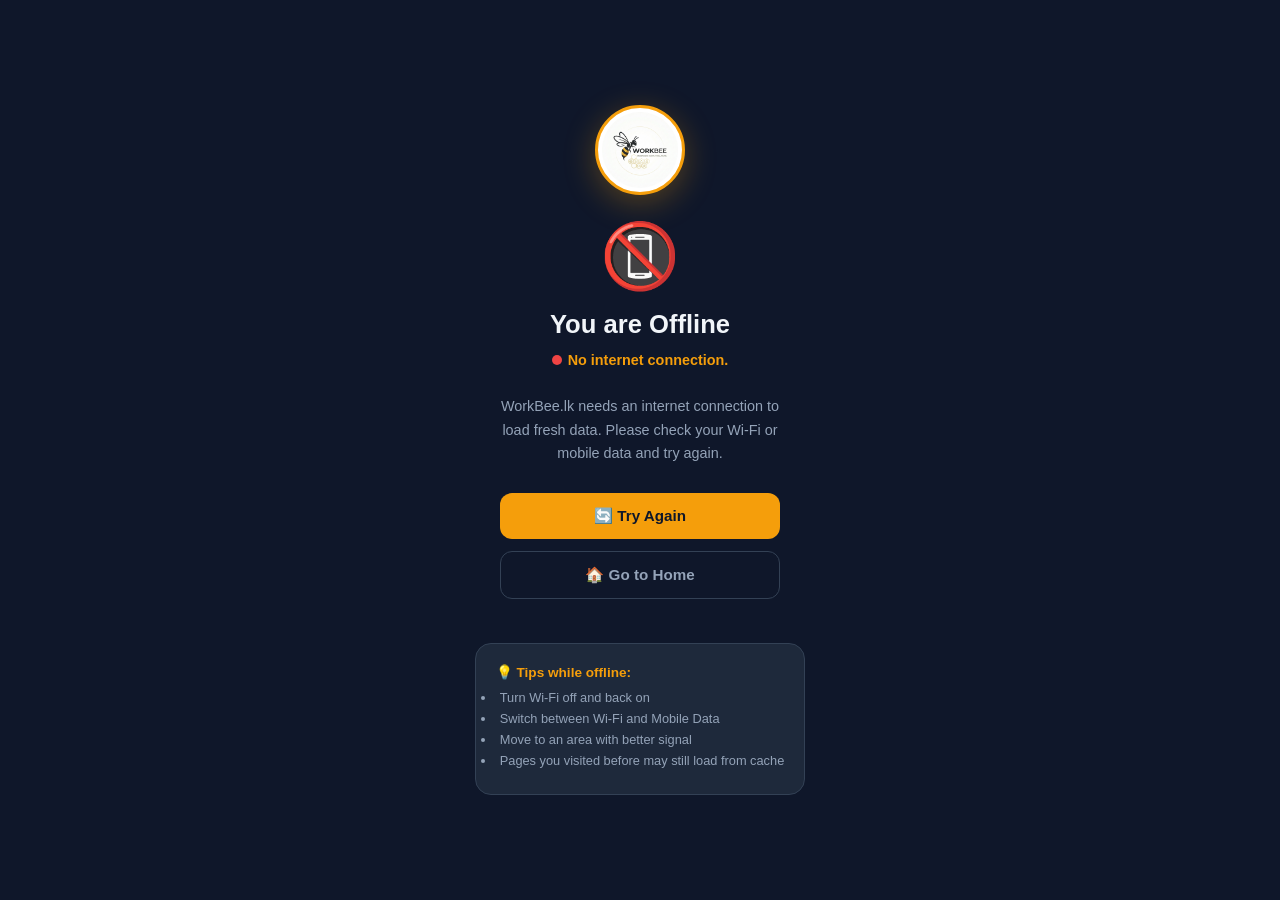
<file: offline.html>
<!DOCTYPE html>
<html lang="en">
<head>
    <meta charset="UTF-8">
    <meta name="viewport" content="width=device-width, initial-scale=1.0">
    <title>WorkBee.lk | You are Offline</title>
    <link rel="manifest" href="manifest.json">
    <meta name="theme-color" content="#F59E0B">
    <link rel="apple-touch-icon" href="assets/icons/icon-180.png">
    <style>
        * { margin: 0; padding: 0; box-sizing: border-box; }
        body {
            font-family: 'Poppins', -apple-system, BlinkMacSystemFont, sans-serif;
            background: #0f172a;
            color: white;
            min-height: 100vh;
            display: flex;
            flex-direction: column;
            align-items: center;
            justify-content: center;
            padding: 24px;
            text-align: center;
        }
        .logo {
            width: 90px;
            height: 90px;
            border-radius: 20px;
            margin-bottom: 24px;
            box-shadow: 0 8px 32px rgba(245,158,11,0.3);
        }
        .offline-icon {
            font-size: 4rem;
            margin-bottom: 16px;
            animation: pulse 2s infinite;
        }
        @keyframes pulse {
            0%, 100% { opacity: 1; transform: scale(1); }
            50% { opacity: 0.6; transform: scale(0.95); }
        }
        h1 { font-size: 1.6rem; font-weight: 700; margin-bottom: 10px; color: #f1f5f9; }
        p { font-size: 0.9rem; color: #94a3b8; line-height: 1.6; max-width: 300px; margin-bottom: 28px; }
        .highlight { color: #F59E0B; font-weight: 600; }
        .btn {
            display: inline-block;
            background: #F59E0B;
            color: #0f172a;
            border: none;
            border-radius: 12px;
            padding: 14px 32px;
            font-size: 0.95rem;
            font-weight: 700;
            cursor: pointer;
            text-decoration: none;
            margin-bottom: 12px;
            width: 100%;
            max-width: 280px;
            transition: transform 0.15s, box-shadow 0.15s;
        }
        .btn:hover { transform: translateY(-2px); box-shadow: 0 8px 20px rgba(245,158,11,0.4); }
        .btn-outline {
            background: transparent;
            color: #94a3b8;
            border: 1px solid #334155;
        }
        .btn-outline:hover { border-color: #F59E0B; color: #F59E0B; box-shadow: none; }
        .tip-box {
            background: #1e293b;
            border: 1px solid #334155;
            border-radius: 16px;
            padding: 20px;
            margin-top: 32px;
            max-width: 340px;
            text-align: left;
        }
        .tip-box h3 { font-size: 0.85rem; color: #F59E0B; margin-bottom: 10px; font-weight: 600; }
        .tip-box li { font-size: 0.8rem; color: #94a3b8; margin-bottom: 6px; padding-left: 4px; }
        .status-dot {
            width: 10px; height: 10px;
            background: #ef4444;
            border-radius: 50%;
            display: inline-block;
            margin-right: 6px;
            animation: blink 1.5s infinite;
        }
        @keyframes blink { 0%,100%{opacity:1} 50%{opacity:0.3} }
    </style>
</head>
<body>
    <img src="assets/logo.jpg" onerror="this.onerror=null; this.src='logo.jpg';" class="logo" alt="WorkBee" style="border-radius: 50%; border: 3px solid #F59E0B; background: white; object-fit: contain; padding: 4px;">
    <div class="offline-icon">📵</div>
    <h1>You are Offline</h1>
    <p>
        <span class="status-dot"></span><span class="highlight">No internet connection.</span><br><br>
        WorkBee.lk needs an internet connection to load fresh data. Please check your Wi-Fi or mobile data and try again.
    </p>

    <button class="btn" onclick="window.location.reload()">🔄 Try Again</button>
    <a href="index.html" class="btn btn-outline">🏠 Go to Home</a>

    <div class="tip-box">
        <h3>💡 Tips while offline:</h3>
        <ul>
            <li>Turn Wi-Fi off and back on</li>
            <li>Switch between Wi-Fi and Mobile Data</li>
            <li>Move to an area with better signal</li>
            <li>Pages you visited before may still load from cache</li>
        </ul>
    </div>

    <script>
        // Auto-reload when connection is restored
        window.addEventListener('online', function() {
            window.location.reload();
        });
    </script>
</body>
</html>
</file>
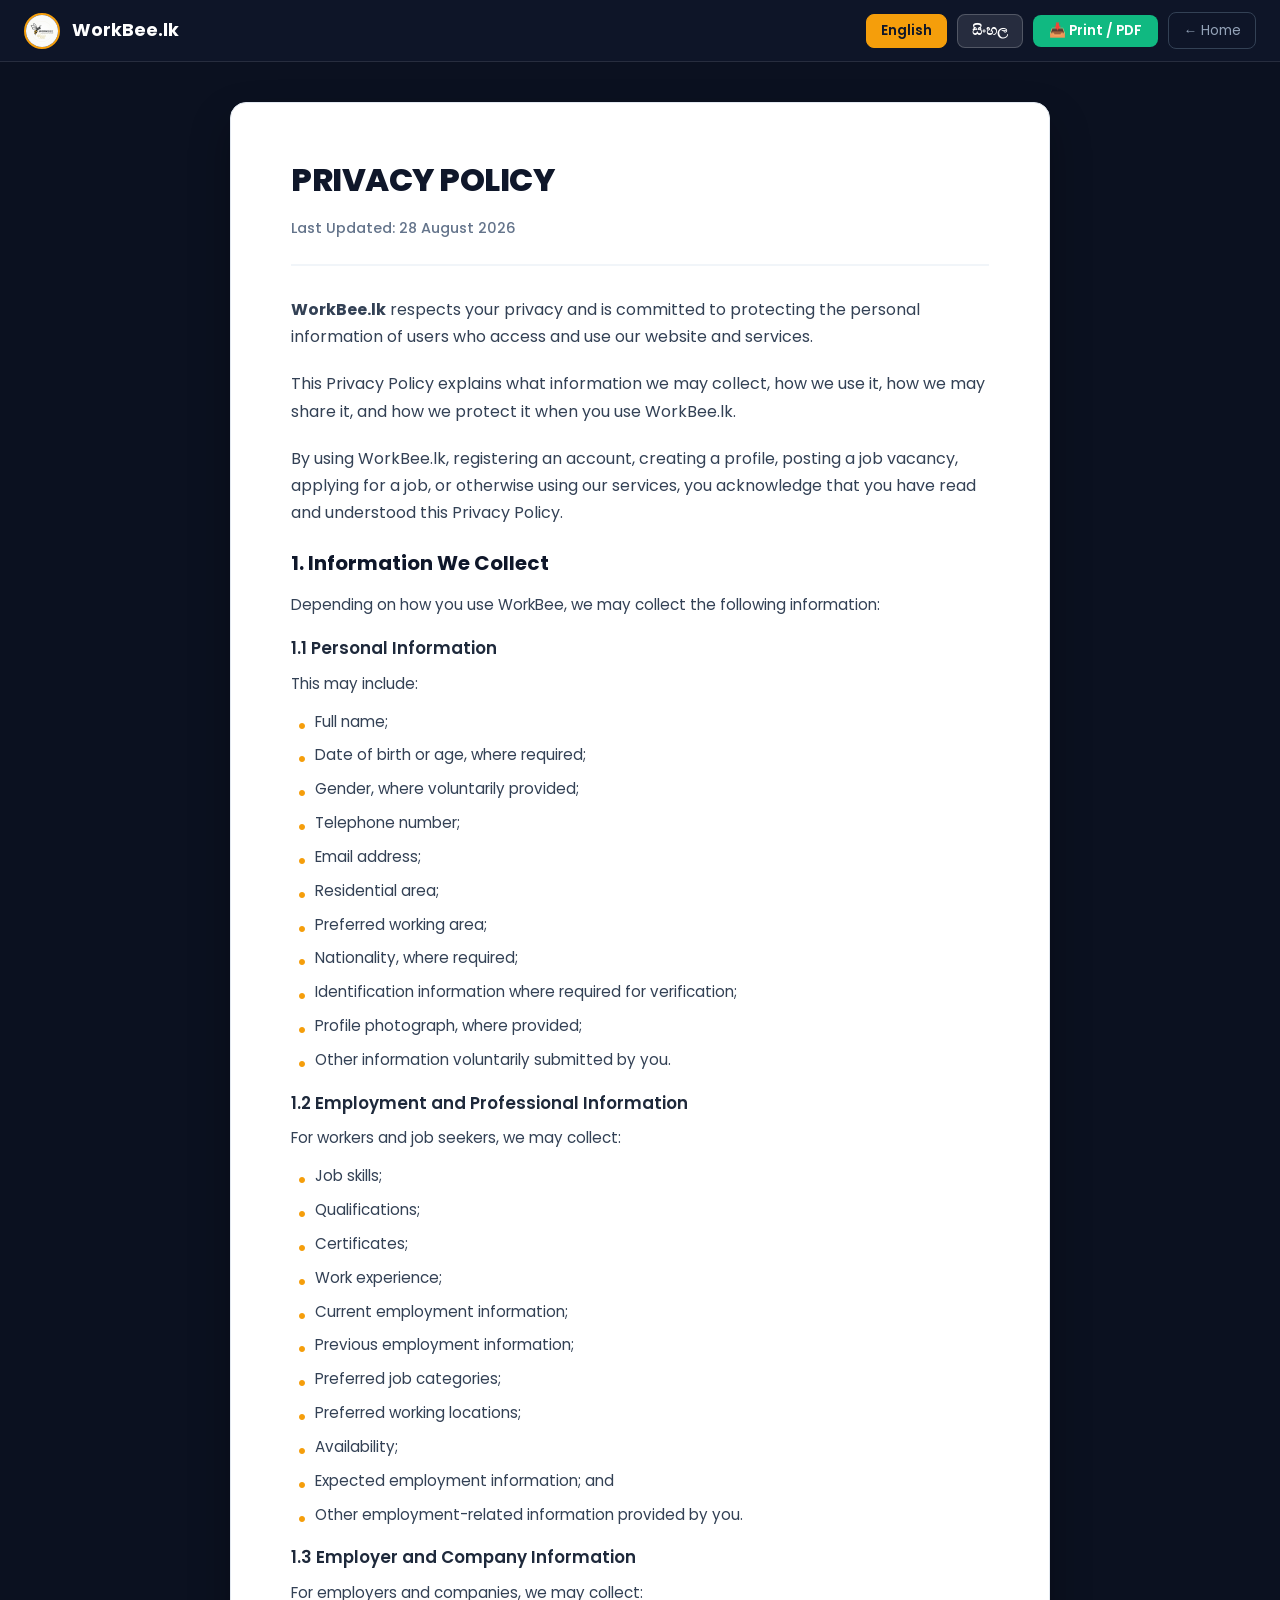
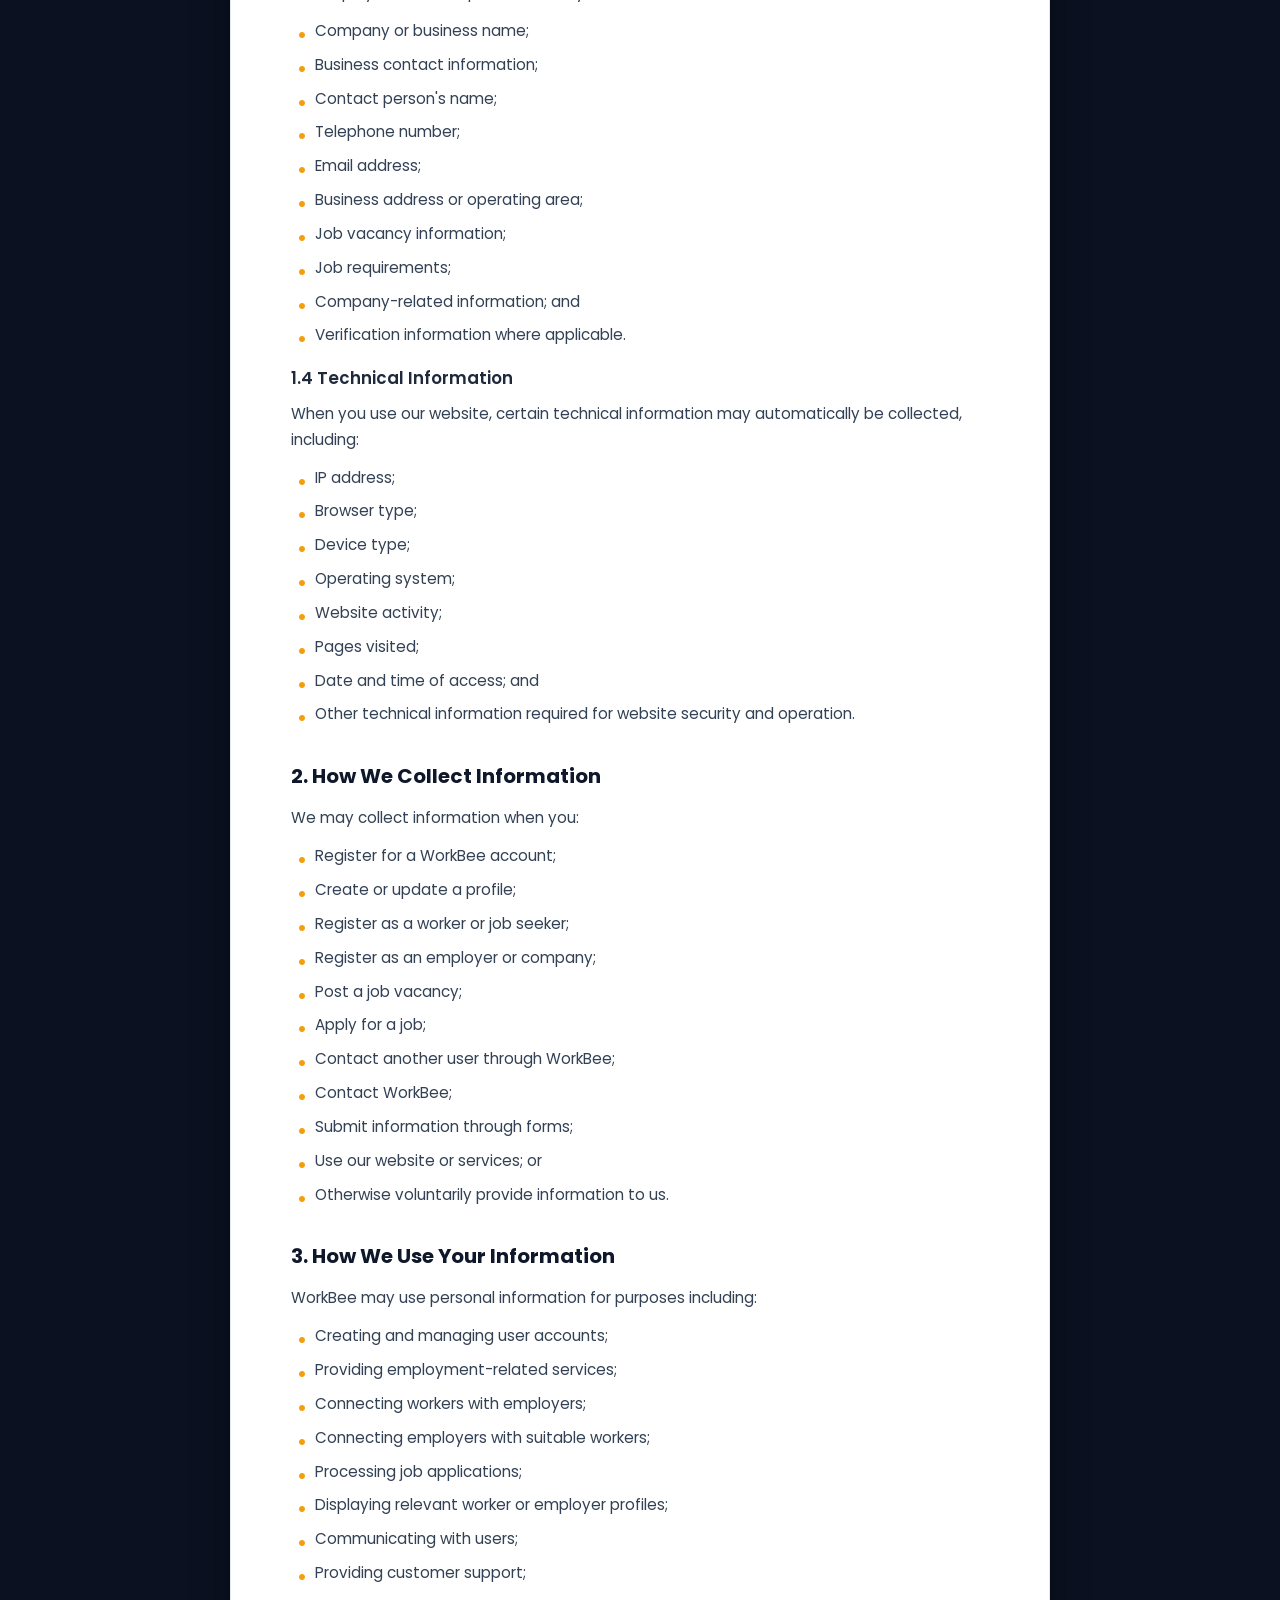
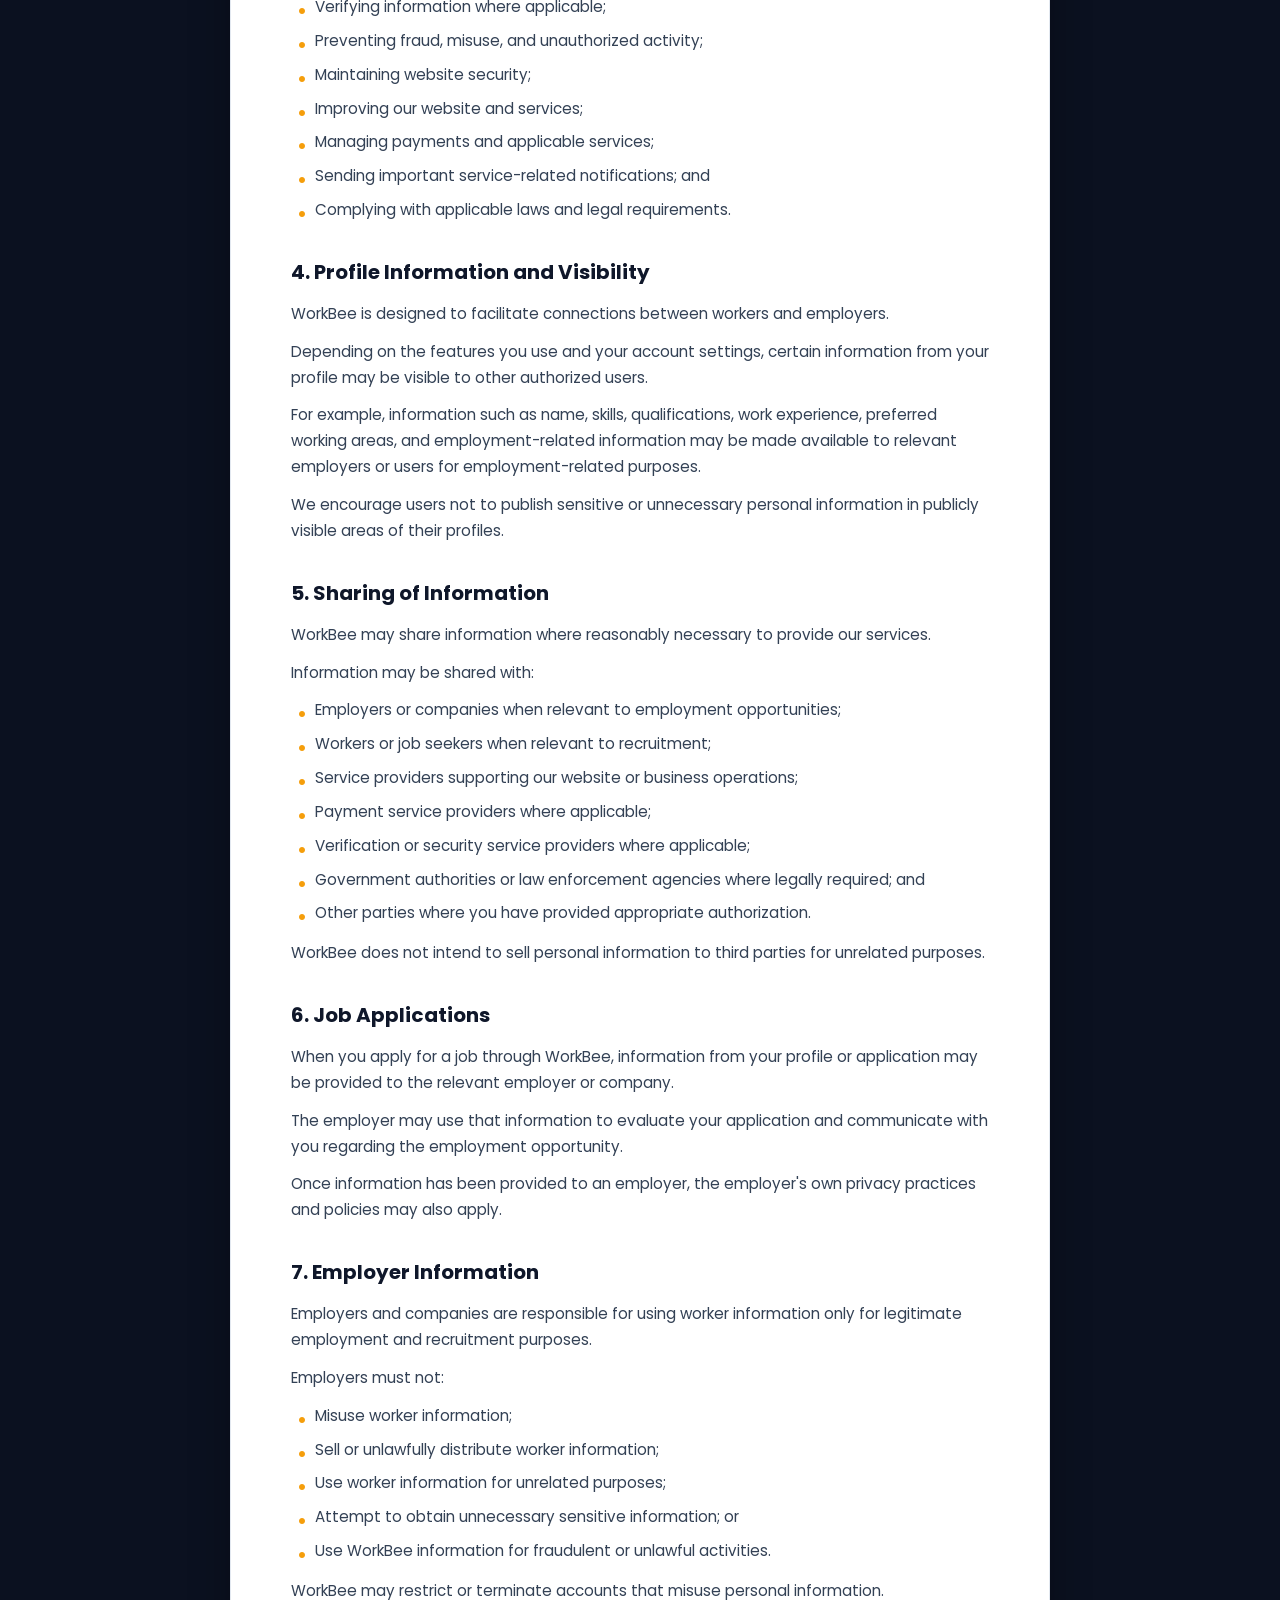
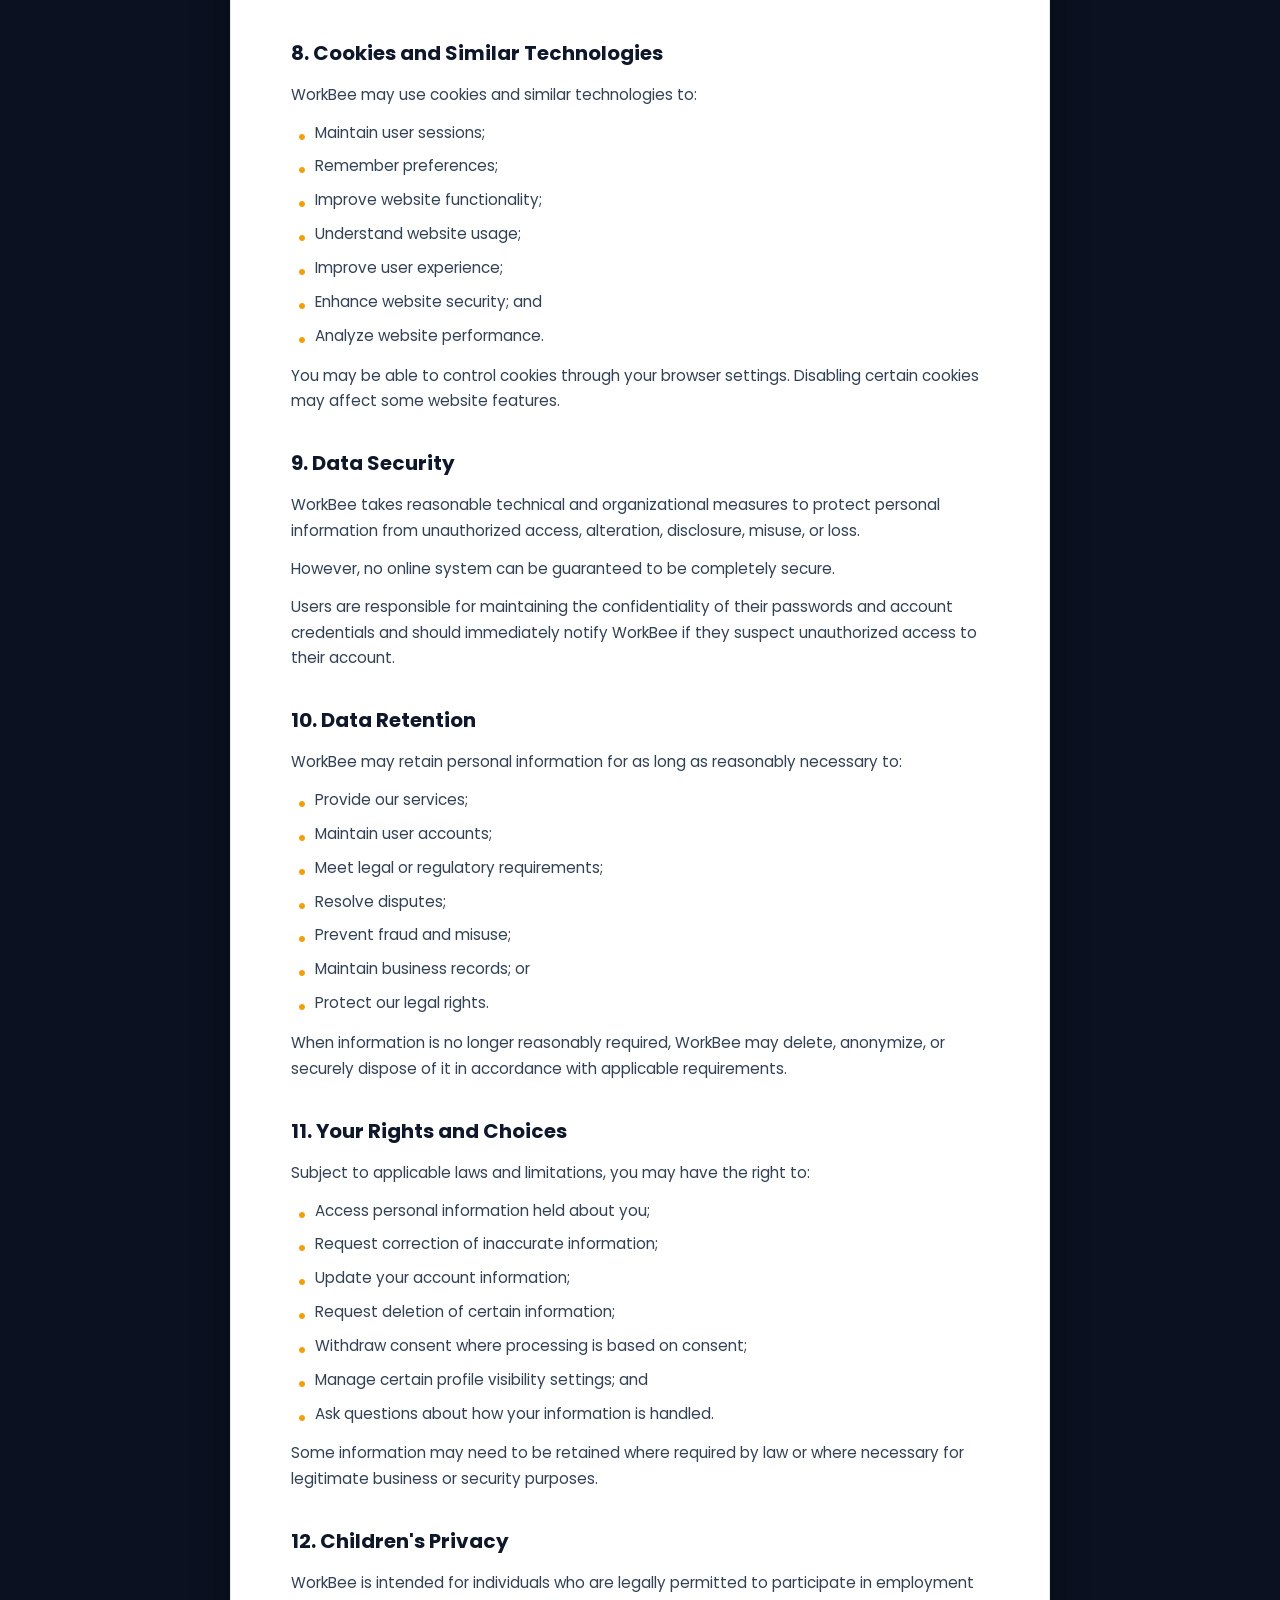
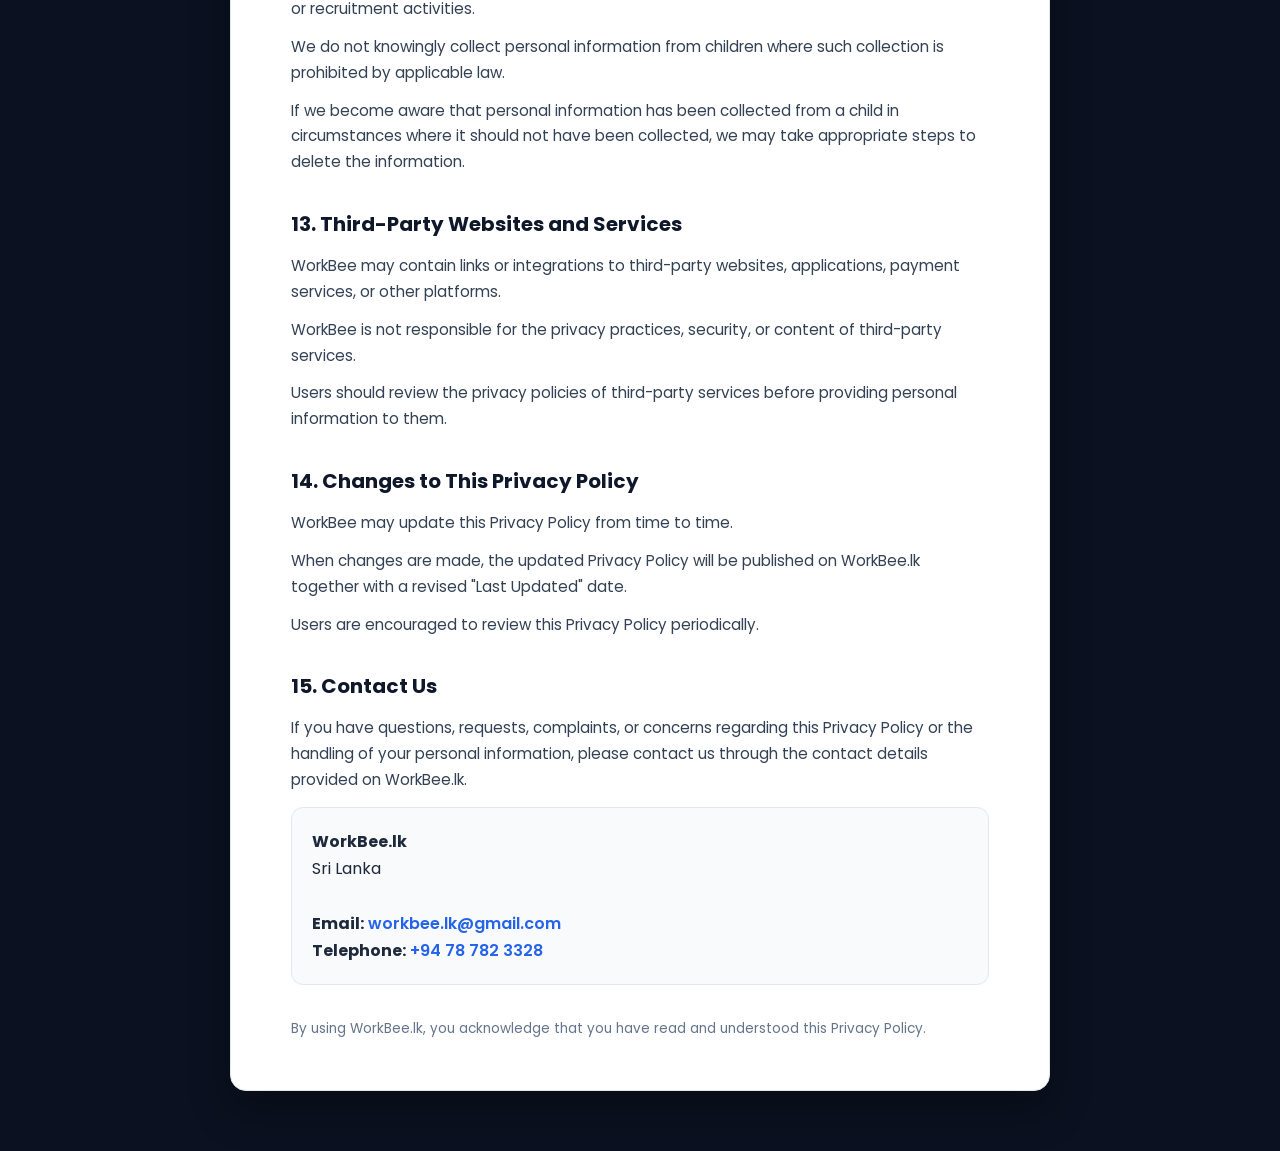
<file: privacy-policy.html>
<!DOCTYPE html>
<html lang="en">
<head>
    <meta charset="UTF-8">
    <meta name="viewport" content="width=device-width, initial-scale=1.0">
    <title>Privacy Policy | WorkBee.lk</title>
    <link rel="preconnect" href="https://fonts.googleapis.com">
    <link rel="preconnect" href="https://fonts.gstatic.com" crossorigin>
    <link href="https://fonts.googleapis.com/css2?family=Poppins:wght@300;400;500;600;700;800&display=swap" rel="stylesheet">
    <link rel="icon" type="image/png" href="assets/icons/icon-192.png">
    
    <style>
        :root {
            --primary: #F59E0B;
            --primary-dark: #D97706;
            --dark: #0F172A;
            --slate: #1E293B;
            --surface: #F8FAFC;
            --text-main: #1E293B;
            --text-muted: #64748B;
            --border: #E2E8F0;
        }

        * {
            margin: 0;
            padding: 0;
            box-sizing: border-box;
            font-family: 'Poppins', sans-serif;
        }

        body {
            background: #0B1120;
            color: var(--text-main);
            line-height: 1.7;
            padding-bottom: 60px;
        }

        /* Top Bar */
        .doc-topbar {
            background: rgba(15, 23, 42, 0.95);
            backdrop-filter: blur(10px);
            border-bottom: 1px solid rgba(255, 255, 255, 0.1);
            position: sticky;
            top: 0;
            z-index: 100;
            padding: 12px 24px;
            display: flex;
            justify-content: space-between;
            align-items: center;
        }

        .doc-brand {
            display: flex;
            align-items: center;
            gap: 12px;
            text-decoration: none;
            color: #FFFFFF;
            font-weight: 700;
            font-size: 1.1rem;
        }

        .doc-brand img {
            width: 36px;
            height: 36px;
            border-radius: 50%;
            border: 2px solid var(--primary);
        }

        .doc-actions {
            display: flex;
            align-items: center;
            gap: 10px;
        }

        .lang-switch-btn {
            background: rgba(255, 255, 255, 0.1);
            color: #FFFFFF;
            border: 1px solid rgba(255, 255, 255, 0.2);
            padding: 6px 14px;
            border-radius: 8px;
            font-size: 0.85rem;
            font-weight: 600;
            cursor: pointer;
            transition: all 0.2s;
        }

        .lang-switch-btn.active {
            background: var(--primary);
            color: #0F172A;
            border-color: var(--primary);
        }

        .btn-print {
            background: #10B981;
            color: #FFFFFF;
            border: none;
            padding: 6px 16px;
            border-radius: 8px;
            font-size: 0.85rem;
            font-weight: 600;
            cursor: pointer;
            display: inline-flex;
            align-items: center;
            gap: 6px;
            transition: background 0.2s;
        }

        .btn-print:hover {
            background: #059669;
        }

        .btn-back {
            background: transparent;
            color: #94A3B8;
            border: 1px solid #334155;
            padding: 6px 14px;
            border-radius: 8px;
            font-size: 0.85rem;
            text-decoration: none;
            display: inline-flex;
            align-items: center;
            gap: 6px;
            transition: all 0.2s;
        }

        .btn-back:hover {
            color: #FFFFFF;
            border-color: #64748B;
        }

        /* Document Container */
        .doc-wrapper {
            max-width: 860px;
            margin: 40px auto 0;
            padding: 0 20px;
        }

        .doc-card {
            background: #FFFFFF;
            border-radius: 16px;
            padding: 50px 60px;
            box-shadow: 0 20px 40px rgba(0, 0, 0, 0.3);
            border: 1px solid #E2E8F0;
        }

        .doc-header {
            border-bottom: 2px solid #F1F5F9;
            padding-bottom: 24px;
            margin-bottom: 30px;
        }

        .doc-header h1 {
            font-size: 2rem;
            font-weight: 800;
            color: #0F172A;
            letter-spacing: -0.5px;
            margin-bottom: 8px;
        }

        .doc-date {
            color: var(--text-muted);
            font-size: 0.9rem;
            font-weight: 500;
        }

        .doc-lead {
            font-size: 1rem;
            color: #334155;
            margin-bottom: 20px;
        }

        .doc-section {
            margin-bottom: 32px;
        }

        .doc-section h2 {
            font-size: 1.25rem;
            font-weight: 700;
            color: #0F172A;
            margin-bottom: 12px;
            display: flex;
            align-items: center;
            gap: 8px;
        }

        .doc-section h3 {
            font-size: 1.05rem;
            font-weight: 600;
            color: #1E293B;
            margin: 16px 0 8px 0;
        }

        .doc-section p {
            color: #334155;
            font-size: 0.95rem;
            margin-bottom: 12px;
        }

        .doc-section ul {
            list-style: none;
            padding-left: 0;
            margin-bottom: 14px;
        }

        .doc-section ul li {
            position: relative;
            padding-left: 24px;
            margin-bottom: 8px;
            color: #334155;
            font-size: 0.95rem;
        }

        .doc-section ul li::before {
            content: "•";
            color: var(--primary);
            font-size: 1.4rem;
            position: absolute;
            left: 6px;
            top: -2px;
        }

        .contact-box {
            background: #F8FAFC;
            border: 1px solid #E2E8F0;
            border-radius: 12px;
            padding: 20px;
            margin-top: 14px;
        }

        .contact-box a {
            color: #2563EB;
            text-decoration: none;
            font-weight: 600;
        }

        .contact-box a:hover {
            text-decoration: underline;
        }

        /* Language visibility */
        .lang-en, .lang-si {
            display: none;
        }

        .lang-en.active, .lang-si.active {
            display: block;
        }

        /* Print styles */
        @media print {
            body {
                background: #FFFFFF;
                color: #000000;
                padding: 0;
            }

            .doc-topbar {
                display: none !important;
            }

            .doc-wrapper {
                max-width: 100%;
                margin: 0;
                padding: 0;
            }

            .doc-card {
                box-shadow: none;
                border: none;
                padding: 0;
            }

            .lang-en, .lang-si {
                display: block !important;
                page-break-after: always;
            }
        }

        @media (max-width: 640px) {
            .doc-card {
                padding: 30px 20px;
            }

            .doc-header h1 {
                font-size: 1.6rem;
            }

            .doc-topbar {
                padding: 10px 14px;
            }

            .doc-brand span {
                display: none;
            }
        }
    </style>
</head>
<body>

    <!-- Sticky Navigation Header -->
    <header class="doc-topbar">
        <a href="index.html" class="doc-brand">
            <img src="assets/logo.jpg" alt="WorkBee Logo" onerror="this.onerror=null; this.src='logo.jpg';">
            <span>WorkBee.lk</span>
        </a>
        <div class="doc-actions">
            <button class="lang-switch-btn active" id="btn-en" onclick="setDocLang('en')">English</button>
            <button class="lang-switch-btn" id="btn-si" onclick="setDocLang('si')">සිංහල</button>
            <button class="btn-print" onclick="window.print()">📥 Print / PDF</button>
            <a href="index.html" class="btn-back">← Home</a>
        </div>
    </header>

    <main class="doc-wrapper">
        <article class="doc-card">

            <!-- ================= ENGLISH VERSION ================= -->
            <div class="lang-en active" id="content-en">
                <div class="doc-header">
                    <h1>PRIVACY POLICY</h1>
                    <div class="doc-date">Last Updated: 28 August 2026</div>
                </div>

                <p class="doc-lead"><strong>WorkBee.lk</strong> respects your privacy and is committed to protecting the personal information of users who access and use our website and services.</p>

                <p class="doc-lead">This Privacy Policy explains what information we may collect, how we use it, how we may share it, and how we protect it when you use WorkBee.lk.</p>

                <p class="doc-lead">By using WorkBee.lk, registering an account, creating a profile, posting a job vacancy, applying for a job, or otherwise using our services, you acknowledge that you have read and understood this Privacy Policy.</p>

                <section class="doc-section">
                    <h2>1. Information We Collect</h2>
                    <p>Depending on how you use WorkBee, we may collect the following information:</p>

                    <h3>1.1 Personal Information</h3>
                    <p>This may include:</p>
                    <ul>
                        <li>Full name;</li>
                        <li>Date of birth or age, where required;</li>
                        <li>Gender, where voluntarily provided;</li>
                        <li>Telephone number;</li>
                        <li>Email address;</li>
                        <li>Residential area;</li>
                        <li>Preferred working area;</li>
                        <li>Nationality, where required;</li>
                        <li>Identification information where required for verification;</li>
                        <li>Profile photograph, where provided;</li>
                        <li>Other information voluntarily submitted by you.</li>
                    </ul>

                    <h3>1.2 Employment and Professional Information</h3>
                    <p>For workers and job seekers, we may collect:</p>
                    <ul>
                        <li>Job skills;</li>
                        <li>Qualifications;</li>
                        <li>Certificates;</li>
                        <li>Work experience;</li>
                        <li>Current employment information;</li>
                        <li>Previous employment information;</li>
                        <li>Preferred job categories;</li>
                        <li>Preferred working locations;</li>
                        <li>Availability;</li>
                        <li>Expected employment information; and</li>
                        <li>Other employment-related information provided by you.</li>
                    </ul>

                    <h3>1.3 Employer and Company Information</h3>
                    <p>For employers and companies, we may collect:</p>
                    <ul>
                        <li>Company or business name;</li>
                        <li>Business contact information;</li>
                        <li>Contact person's name;</li>
                        <li>Telephone number;</li>
                        <li>Email address;</li>
                        <li>Business address or operating area;</li>
                        <li>Job vacancy information;</li>
                        <li>Job requirements;</li>
                        <li>Company-related information; and</li>
                        <li>Verification information where applicable.</li>
                    </ul>

                    <h3>1.4 Technical Information</h3>
                    <p>When you use our website, certain technical information may automatically be collected, including:</p>
                    <ul>
                        <li>IP address;</li>
                        <li>Browser type;</li>
                        <li>Device type;</li>
                        <li>Operating system;</li>
                        <li>Website activity;</li>
                        <li>Pages visited;</li>
                        <li>Date and time of access; and</li>
                        <li>Other technical information required for website security and operation.</li>
                    </ul>
                </section>

                <section class="doc-section">
                    <h2>2. How We Collect Information</h2>
                    <p>We may collect information when you:</p>
                    <ul>
                        <li>Register for a WorkBee account;</li>
                        <li>Create or update a profile;</li>
                        <li>Register as a worker or job seeker;</li>
                        <li>Register as an employer or company;</li>
                        <li>Post a job vacancy;</li>
                        <li>Apply for a job;</li>
                        <li>Contact another user through WorkBee;</li>
                        <li>Contact WorkBee;</li>
                        <li>Submit information through forms;</li>
                        <li>Use our website or services; or</li>
                        <li>Otherwise voluntarily provide information to us.</li>
                    </ul>
                </section>

                <section class="doc-section">
                    <h2>3. How We Use Your Information</h2>
                    <p>WorkBee may use personal information for purposes including:</p>
                    <ul>
                        <li>Creating and managing user accounts;</li>
                        <li>Providing employment-related services;</li>
                        <li>Connecting workers with employers;</li>
                        <li>Connecting employers with suitable workers;</li>
                        <li>Processing job applications;</li>
                        <li>Displaying relevant worker or employer profiles;</li>
                        <li>Communicating with users;</li>
                        <li>Providing customer support;</li>
                        <li>Verifying information where applicable;</li>
                        <li>Preventing fraud, misuse, and unauthorized activity;</li>
                        <li>Maintaining website security;</li>
                        <li>Improving our website and services;</li>
                        <li>Managing payments and applicable services;</li>
                        <li>Sending important service-related notifications; and</li>
                        <li>Complying with applicable laws and legal requirements.</li>
                    </ul>
                </section>

                <section class="doc-section">
                    <h2>4. Profile Information and Visibility</h2>
                    <p>WorkBee is designed to facilitate connections between workers and employers.</p>
                    <p>Depending on the features you use and your account settings, certain information from your profile may be visible to other authorized users.</p>
                    <p>For example, information such as name, skills, qualifications, work experience, preferred working areas, and employment-related information may be made available to relevant employers or users for employment-related purposes.</p>
                    <p>We encourage users not to publish sensitive or unnecessary personal information in publicly visible areas of their profiles.</p>
                </section>

                <section class="doc-section">
                    <h2>5. Sharing of Information</h2>
                    <p>WorkBee may share information where reasonably necessary to provide our services.</p>
                    <p>Information may be shared with:</p>
                    <ul>
                        <li>Employers or companies when relevant to employment opportunities;</li>
                        <li>Workers or job seekers when relevant to recruitment;</li>
                        <li>Service providers supporting our website or business operations;</li>
                        <li>Payment service providers where applicable;</li>
                        <li>Verification or security service providers where applicable;</li>
                        <li>Government authorities or law enforcement agencies where legally required; and</li>
                        <li>Other parties where you have provided appropriate authorization.</li>
                    </ul>
                    <p>WorkBee does not intend to sell personal information to third parties for unrelated purposes.</p>
                </section>

                <section class="doc-section">
                    <h2>6. Job Applications</h2>
                    <p>When you apply for a job through WorkBee, information from your profile or application may be provided to the relevant employer or company.</p>
                    <p>The employer may use that information to evaluate your application and communicate with you regarding the employment opportunity.</p>
                    <p>Once information has been provided to an employer, the employer's own privacy practices and policies may also apply.</p>
                </section>

                <section class="doc-section">
                    <h2>7. Employer Information</h2>
                    <p>Employers and companies are responsible for using worker information only for legitimate employment and recruitment purposes.</p>
                    <p>Employers must not:</p>
                    <ul>
                        <li>Misuse worker information;</li>
                        <li>Sell or unlawfully distribute worker information;</li>
                        <li>Use worker information for unrelated purposes;</li>
                        <li>Attempt to obtain unnecessary sensitive information; or</li>
                        <li>Use WorkBee information for fraudulent or unlawful activities.</li>
                    </ul>
                    <p>WorkBee may restrict or terminate accounts that misuse personal information.</p>
                </section>

                <section class="doc-section">
                    <h2>8. Cookies and Similar Technologies</h2>
                    <p>WorkBee may use cookies and similar technologies to:</p>
                    <ul>
                        <li>Maintain user sessions;</li>
                        <li>Remember preferences;</li>
                        <li>Improve website functionality;</li>
                        <li>Understand website usage;</li>
                        <li>Improve user experience;</li>
                        <li>Enhance website security; and</li>
                        <li>Analyze website performance.</li>
                    </ul>
                    <p>You may be able to control cookies through your browser settings. Disabling certain cookies may affect some website features.</p>
                </section>

                <section class="doc-section">
                    <h2>9. Data Security</h2>
                    <p>WorkBee takes reasonable technical and organizational measures to protect personal information from unauthorized access, alteration, disclosure, misuse, or loss.</p>
                    <p>However, no online system can be guaranteed to be completely secure.</p>
                    <p>Users are responsible for maintaining the confidentiality of their passwords and account credentials and should immediately notify WorkBee if they suspect unauthorized access to their account.</p>
                </section>

                <section class="doc-section">
                    <h2>10. Data Retention</h2>
                    <p>WorkBee may retain personal information for as long as reasonably necessary to:</p>
                    <ul>
                        <li>Provide our services;</li>
                        <li>Maintain user accounts;</li>
                        <li>Meet legal or regulatory requirements;</li>
                        <li>Resolve disputes;</li>
                        <li>Prevent fraud and misuse;</li>
                        <li>Maintain business records; or</li>
                        <li>Protect our legal rights.</li>
                    </ul>
                    <p>When information is no longer reasonably required, WorkBee may delete, anonymize, or securely dispose of it in accordance with applicable requirements.</p>
                </section>

                <section class="doc-section">
                    <h2>11. Your Rights and Choices</h2>
                    <p>Subject to applicable laws and limitations, you may have the right to:</p>
                    <ul>
                        <li>Access personal information held about you;</li>
                        <li>Request correction of inaccurate information;</li>
                        <li>Update your account information;</li>
                        <li>Request deletion of certain information;</li>
                        <li>Withdraw consent where processing is based on consent;</li>
                        <li>Manage certain profile visibility settings; and</li>
                        <li>Ask questions about how your information is handled.</li>
                    </ul>
                    <p>Some information may need to be retained where required by law or where necessary for legitimate business or security purposes.</p>
                </section>

                <section class="doc-section">
                    <h2>12. Children's Privacy</h2>
                    <p>WorkBee is intended for individuals who are legally permitted to participate in employment or recruitment activities.</p>
                    <p>We do not knowingly collect personal information from children where such collection is prohibited by applicable law.</p>
                    <p>If we become aware that personal information has been collected from a child in circumstances where it should not have been collected, we may take appropriate steps to delete the information.</p>
                </section>

                <section class="doc-section">
                    <h2>13. Third-Party Websites and Services</h2>
                    <p>WorkBee may contain links or integrations to third-party websites, applications, payment services, or other platforms.</p>
                    <p>WorkBee is not responsible for the privacy practices, security, or content of third-party services.</p>
                    <p>Users should review the privacy policies of third-party services before providing personal information to them.</p>
                </section>

                <section class="doc-section">
                    <h2>14. Changes to This Privacy Policy</h2>
                    <p>WorkBee may update this Privacy Policy from time to time.</p>
                    <p>When changes are made, the updated Privacy Policy will be published on WorkBee.lk together with a revised "Last Updated" date.</p>
                    <p>Users are encouraged to review this Privacy Policy periodically.</p>
                </section>

                <section class="doc-section">
                    <h2>15. Contact Us</h2>
                    <p>If you have questions, requests, complaints, or concerns regarding this Privacy Policy or the handling of your personal information, please contact us through the contact details provided on WorkBee.lk.</p>
                    <div class="contact-box">
                        <strong>WorkBee.lk</strong><br>
                        Sri Lanka<br><br>
                        <strong>Email:</strong> <a href="mailto:workbee.lk@gmail.com">workbee.lk@gmail.com</a><br>
                        <strong>Telephone:</strong> <a href="tel:+94787823328">+94 78 782 3328</a>
                    </div>
                </section>

                <p style="font-size: 0.85rem; color: var(--text-muted); margin-top: 20px;">By using WorkBee.lk, you acknowledge that you have read and understood this Privacy Policy.</p>
            </div>

            <!-- ================= SINHALA VERSION ================= -->
            <div class="lang-si" id="content-si">
                <div class="doc-header">
                    <h1>පෞද්ගලිකත්ව ප්‍රතිපත්තිය (PRIVACY POLICY)</h1>
                    <div class="doc-date">අවසන් වරට යාවත්කාලීන කළ දිනය: 2026 අගෝස්තු 28</div>
                </div>

                <p class="doc-lead">WorkBee.lk කරන ඔබගේ පෞද්ගලිකත්වයට WorkBee ගරු කරන අතර, ඔබගේ පුද්ගලික තොරතුරු ආරක්ෂා කිරීමට කැපවී සිටී.</p>

                <p class="doc-lead">ඔබ WorkBee.lk වෙබ් අඩවිය සහ සේවාවන් භාවිතා කරන විට අප විසින් කුමන තොරතුරු රැස් කරන්නේද, එම තොරතුරු භාවිතා කරන්නේ කෙසේද, කා සමඟ බෙදාගත හැකිද සහ ඒවා ආරක්ෂා කරන්නේ කෙසේද යන්න මෙම පෞද්ගලිකත්ව ප්‍රතිපත්තිය මඟින් පැහැදිලි කරයි.</p>

                <p class="doc-lead">WorkBee.lk හි ලියාපදිංචි වීම, profile එකක් නිර්මාණය කිරීම, රැකියා දැන්වීමක් පළ කිරීම, රැකියාවකට අයදුම් කිරීම හෝ වෙනත් ආකාරයකින් WorkBee සේවාව භාවිතා කිරීම මඟින්, ඔබ මෙම පෞද්ගලිකත්ව ප්‍රතිපත්තිය කියවා සහ අවබෝධ කරගෙන ඇති බව පිළිගනී.</p>

                <section class="doc-section">
                    <h2>1. අප විසින් රැස් කරන තොරතුරු</h2>
                    <p>ඔබ WorkBee භාවිතා කරන ආකාරය අනුව පහත සඳහන් තොරතුරු රැස් කළ හැකිය:</p>

                    <h3>1.1 පුද්ගලික තොරතුරු</h3>
                    <p>ඒවාට ඇතුළත් විය හැකි දෑ:</p>
                    <ul>
                        <li>සම්පූර්ණ නම;</li>
                        <li>උපන් දිනය හෝ වයස, අවශ්‍ය අවස්ථාවලදී;</li>
                        <li>ස්වේච්ඡාවෙන් ලබා දෙන ස්ත්‍රී/පුරුෂ තොරතුරු;</li>
                        <li>දුරකථන අංකය;</li>
                        <li>Email ලිපිනය;</li>
                        <li>පදිංචි ප්‍රදේශය;</li>
                        <li>වැඩ කිරීමට කැමති ප්‍රදේශ;</li>
                        <li>අවශ්‍ය අවස්ථාවල ජාතිකත්වය;</li>
                        <li>සත්‍යාපනය සඳහා අවශ්‍ය අනන්‍යතා තොරතුරු;</li>
                        <li>ලබා දෙන profile photograph එක; සහ</li>
                        <li>ඔබ ස්වේච්ඡාවෙන් ලබා දෙන අනෙකුත් තොරතුරු.</li>
                    </ul>

                    <h3>1.2 රැකියා සහ වෘත්තීය තොරතුරු</h3>
                    <p>සේවකයන් සහ රැකියා සොයන්නන්ගෙන් පහත තොරතුරු රැස් කළ හැකිය:</p>
                    <ul>
                        <li>රැකියා කුසලතා;</li>
                        <li>අධ්‍යාපනික සහ වෘත්තීය සුදුසුකම්;</li>
                        <li>සහතිකපත්;</li>
                        <li>සේවා පළපුරුද්ද;</li>
                        <li>වර්තමාන රැකියා තොරතුරු;</li>
                        <li>පෙර රැකියා තොරතුරු;</li>
                        <li>කැමති රැකියා කාණ්ඩ;</li>
                        <li>වැඩ කිරීමට කැමති ප්‍රදේශ;</li>
                        <li>රැකියාවකට සම්බන්ධ විය හැකි කාලය;</li>
                        <li>අපේක්ෂිත රැකියා තොරතුරු; සහ</li>
                        <li>ඔබ විසින් ලබා දෙන අනෙකුත් රැකියා සම්බන්ධ තොරතුරු.</li>
                    </ul>

                    <h3>1.3 සේවා යෝජක සහ සමාගම් තොරතුරු</h3>
                    <p>සේවා යෝජකයන් සහ සමාගම්වලින් පහත තොරතුරු රැස් කළ හැකිය:</p>
                    <ul>
                        <li>සමාගමේ හෝ ව්‍යාපාරයේ නම;</li>
                        <li>ව්‍යාපාරික සම්බන්ධතා තොරතුරු;</li>
                        <li>සම්බන්ධතා පුද්ගලයාගේ නම;</li>
                        <li>දුරකථන අංකය;</li>
                        <li>Email ලිපිනය;</li>
                        <li>ව්‍යාපාරික ලිපිනය හෝ ක්‍රියාත්මක වන ප්‍රදේශය;</li>
                        <li>රැකියා පුරප්පාඩු පිළිබඳ තොරතුරු;</li>
                        <li>රැකියා අවශ්‍යතා;</li>
                        <li>සමාගමට අදාළ තොරතුරු; සහ</li>
                        <li>අවශ්‍ය අවස්ථාවල සත්‍යාපන තොරතුරු.</li>
                    </ul>

                    <h3>1.4 තාක්ෂණික තොරතුරු</h3>
                    <p>ඔබ අපගේ වෙබ් අඩවිය භාවිතා කරන විට, පහත තාක්ෂණික තොරතුරු ස්වයංක්‍රීයව රැස් විය හැකිය:</p>
                    <ul>
                        <li>IP address;</li>
                        <li>Browser වර්ගය;</li>
                        <li>Device වර්ගය;</li>
                        <li>Operating system;</li>
                        <li>වෙබ් අඩවි භාවිත ක්‍රියාකාරකම්;</li>
                        <li>පිවිසුණු pages;</li>
                        <li>පිවිසුණු දිනය සහ වේලාව; සහ</li>
                        <li>වෙබ් අඩවියේ ආරක්ෂාව සහ ක්‍රියාකාරීත්වය සඳහා අවශ්‍ය අනෙකුත් තාක්ෂණික තොරතුරු.</li>
                    </ul>
                </section>

                <section class="doc-section">
                    <h2>2. තොරතුරු රැස් කරන ආකාරය</h2>
                    <p>ඔබ තොරතුරු රැස් කළ හැකිය:</p>
                    <ul>
                        <li>WorkBee ගිණුමක් ලියාපදිංචි කරන විට;</li>
                        <li>Profile එකක් නිර්මාණය හෝ යාවත්කාලීන කරන විට;</li>
                        <li>සේවකයෙකු හෝ රැකියා සොයන්නෙකු ලෙස ලියාපදිංචි වන විට;</li>
                        <li>සේවා යෝජකයෙකු හෝ සමාගමක් ලෙස ලියාපදිංචි වන විට;</li>
                        <li>රැකියා පුරප්පාඩුවක් පළ කරන විට;</li>
                        <li>රැකියාවකට අයදුම් කරන විට;</li>
                        <li>WorkBee හරහා වෙනත් පරිශීලකයෙකු සමඟ සම්බන්ධ වන විට;</li>
                        <li>WorkBee සමඟ සම්බන්ධ වන විට;</li>
                        <li>Forms හරහා තොරතුරු ඉදිරිපත් කරන විට;</li>
                        <li>අපගේ වෙබ් අඩවිය හෝ සේවාවන් භාවිතා කරන විට; හෝ</li>
                        <li>වෙනත් ආකාරයකින් ස්වේච්ඡාවෙන් තොරතුරු ලබා දෙන විට.</li>
                    </ul>
                </section>

                <section class="doc-section">
                    <h2>3. ඔබගේ තොරතුරු භාවිතා කරන ආකාරය</h2>
                    <p>WorkBee විසින් පුද්ගලික තොරතුරු පහත අරමුණු සඳහා භාවිතා කළ හැකිය:</p>
                    <ul>
                        <li>පරිශීලක ගිණුම් නිර්මාණය සහ කළමනාකරණය;</li>
                        <li>රැකියා සම්බන්ධ සේවාවන් ලබා දීම;</li>
                        <li>සේවකයන් සහ සේවා යෝජකයන් සම්බන්ධ කිරීම;</li>
                        <li>සුදුසු සේවකයන් සේවා යෝජකයන් සමඟ සම්බන්ධ කිරීම;</li>
                        <li>රැකියා අයදුම්පත් සැකසීම;</li>
                        <li>අදාළ සේවක හෝ සේවා යෝජක profiles පෙන්වීම;</li>
                        <li>පරිශීලකයන් සමඟ සන්නිවේදනය කිරීම;</li>
                        <li>පාරිභෝගික සහාය ලබා දීම;</li>
                        <li>අවශ්‍ය අවස්ථාවල තොරතුරු සත්‍යාපනය කිරීම;</li>
                        <li>වංචා, අනිසි භාවිතය සහ අනවසර ක්‍රියාකාරකම් වැළැක්වීම;</li>
                        <li>වෙබ් අඩවියේ ආරක්ෂාව පවත්වා ගැනීම;</li>
                        <li>වෙබ් අඩවිය සහ සේවාවන් වැඩිදියුණු කිරීම;</li>
                        <li>අදාළ ගෙවීම් සහ සේවාවන් කළමනාකරණය;</li>
                        <li>වැදගත් සේවා සම්බන්ධ notifications යැවීම; සහ</li>
                        <li>අදාළ නීති සහ නීත්‍යානුකූල අවශ්‍යතා සපුරාලීම.</li>
                    </ul>
                </section>

                <section class="doc-section">
                    <h2>4. Profile තොරතුරු සහ දෘශ්‍යතාව</h2>
                    <p>WorkBee නිර්මාණය කර ඇත්තේ සේවකයන් සහ සේවා යෝජකයන් අතර සම්බන්ධතා ඇති කිරීමට පහසුකම් සැපයීම සඳහාය.</p>
                    <p>ඔබ භාවිතා කරන features සහ ඔබගේ account settings අනුව, ඔබගේ profile එකේ ඇතැම් තොරතුරු බලයලත් පරිශීලකයන්ට දර්ශනය විය හැකිය (උදා: නම, කුසලතා, සුදුසුකම්, සේවා පළපුරුද්ද, වැඩ කිරීමට කැමති ප්‍රදේශ සහ රැකියා සම්බන්ධ තොරතුරු).</p>
                    <p>ඔබගේ profile එකේ publicly visible areas තුළ අනවශ්‍ය හෝ සංවේදී පුද්ගලික තොරතුරු පළ නොකරන ලෙස අපි නිර්දේශ කරමු.</p>
                </section>

                <section class="doc-section">
                    <h2>5. තොරතුරු බෙදා ගැනීම</h2>
                    <p>අපගේ සේවාවන් ලබා දීම සඳහා සාධාරණව අවශ්‍ය වන අවස්ථාවල WorkBee විසින් තොරතුරු බෙදාගත හැකිය:</p>
                    <ul>
                        <li>අදාළ රැකියා අවස්ථාවකට සම්බන්ධ සේවා යෝජකයන් හෝ සමාගම්;</li>
                        <li>බඳවා ගැනීම් සම්බන්ධයෙන් අවශ්‍ය සේවකයන් හෝ රැකියා සොයන්නන්;</li>
                        <li>අපගේ වෙබ් අඩවිය හෝ ව්‍යාපාරික කටයුතු සඳහා සහාය වන සේවා සපයන්නන්;</li>
                        <li>අවශ්‍ය අවස්ථාවල payment service providers;</li>
                        <li>අවශ්‍ය අවස්ථාවල verification හෝ security service providers;</li>
                        <li>නීතියෙන් අවශ්‍ය වන අවස්ථාවල රජයේ ආයතන හෝ නීතිය ක්‍රියාත්මක කරන ආයතන; සහ</li>
                        <li>ඔබ විසින් සුදුසු අවසරයක් ලබා දී ඇති අනෙකුත් පාර්ශ්ව.</li>
                    </ul>
                    <p>අදාළ නොවන අරමුණු සඳහා ඔබගේ පුද්ගලික තොරතුරු තෙවන පාර්ශ්වයන්ට විකිණීම WorkBee හි අරමුණ නොවේ.</p>
                </section>

                <section class="doc-section">
                    <h2>6. රැකියා අයදුම්පත්</h2>
                    <p>ඔබ WorkBee හරහා රැකියාවකට අයදුම් කරන විට, ඔබගේ profile එකේ හෝ application එකේ අඩංගු තොරතුරු අදාළ සේවා යෝජකයා හෝ සමාගම වෙත ලබා දිය හැකිය.</p>
                    <p>සේවා යෝජකයා එම තොරතුරු ඔබගේ application එක ඇගයීම සහ රැකියා අවස්ථාව සම්බන්ධයෙන් ඔබ සමඟ සම්බන්ධ වීම සඳහා භාවිතා කළ හැකිය.</p>
                </section>

                <section class="doc-section">
                    <h2>7. සේවා යෝජකයන් විසින් තොරතුරු භාවිතා කිරීම</h2>
                    <p>සේවා යෝජකයන් සහ සමාගම් සේවක තොරතුරු නීත්‍යානුකූල බඳවා ගැනීම් සහ රැකියා අරමුණු සඳහා පමණක් භාවිතා කළ යුතුය.</p>
                    <p>සේවා යෝජකයන්:</p>
                    <ul>
                        <li>සේවක තොරතුරු අනිසි ලෙස භාවිතා කිරීම;</li>
                        <li>සේවක තොරතුරු විකිණීම හෝ නීති විරෝධී ලෙස බෙදා හැරීම;</li>
                        <li>සේවක තොරතුරු අදාළ නොවන අරමුණු සඳහා භාවිතා කිරීම; හෝ</li>
                        <li>WorkBee හරහා ලබාගත් තොරතුරු වංචනික හෝ නීති විරෝධී ක්‍රියා සඳහා භාවිතා කිරීම</li>
                    </ul>
                    <p>සිදු නොකළ යුතුය. පුද්ගලික තොරතුරු අනිසි ලෙස භාවිතා කරන ගිණුම් සීමා කිරීමට හෝ අවසන් කිරීමට WorkBee හට අයිතිය ඇත.</p>
                </section>

                <section class="doc-section">
                    <h2>8. Cookies සහ සමාන තාක්ෂණයන්</h2>
                    <p>WorkBee විසින් User sessions පවත්වා ගැනීම, User preferences මතක තබා ගැනීම, වෙබ් අඩවියේ ක්‍රියාකාරීත්වය වැඩිදියුණු කිරීම, ආරක්ෂාව වැඩිදියුණු කිරීම සහ performance විශ්ලේෂණය සඳහා Cookies භාවිතා කළ හැකිය.</p>
                </section>

                <section class="doc-section">
                    <h2>9. දත්ත ආරක්ෂාව</h2>
                    <p>අනවසර ප්‍රවේශය, වෙනස් කිරීම, හෙළිදරව් කිරීම, අනිසි භාවිතය හෝ අලාභයෙන් පුද්ගලික තොරතුරු ආරක්ෂා කිරීම සඳහා WorkBee සාධාරණ තාක්ෂණික සහ සංවිධානාත්මක ආරක්ෂක ක්‍රියාමාර්ග භාවිතා කරයි.</p>
                    <p>ඔබගේ password සහ account credentials ආරක්ෂිතව තබා ගැනීම ඔබගේ වගකීමකි.</p>
                </section>

                <section class="doc-section">
                    <h2>10. දත්ත රඳවා තබා ගැනීම</h2>
                    <p>WorkBee විසින් පුද්ගලික තොරතුරු සාධාරණව අවශ්‍ය වන කාලය දක්වා තබා ගත හැකිය. තොරතුරු තවදුරටත් අවශ්‍ය නොවන විට, අදාළ නීති සහ අවශ්‍යතා අනුව WorkBee විසින් එම තොරතුරු මකා දැමීමට, anonymize කිරීමට හෝ ආරක්ෂිතව ඉවත් කිරීමට හැකිය.</p>
                </section>

                <section class="doc-section">
                    <h2>11. ඔබගේ අයිතිවාසිකම් සහ තේරීම්</h2>
                    <p>අදාළ නීති සහ සීමාවන්ට යටත්ව, ඔබට WorkBee සතුව ඇති ඔබගේ පුද්ගලික තොරතුරු වෙත ප්‍රවේශ වීම, වැරදි තොරතුරු නිවැරදි කිරීමට ඉල්ලීම, යාවත්කාලීන කිරීම හෝ මකා දැමීමට ඉල්ලීමේ අයිතිවාසිකම් තිබිය හැකිය.</p>
                </section>

                <section class="doc-section">
                    <h2>12. ළමුන්ගේ පෞද්ගලිකත්වය</h2>
                    <p>WorkBee යනු නීත්‍යානුකූලව රැකියා හෝ බඳවා ගැනීම් කටයුතු සඳහා සහභාගී වීමට අවසර ඇති පුද්ගලයන් සඳහා නිර්මාණය කරන ලද සේවාවකි. ළමයෙකුගේ පුද්ගලික තොරතුරු රැස් කර ඇති බව WorkBee වෙත දැනගතහොත්, එම තොරතුරු මකා දැමීමට සුදුසු ක්‍රියාමාර්ග ගත හැකිය.</p>
                </section>

                <section class="doc-section">
                    <h2>13. තෙවන පාර්ශ්ව වෙබ් අඩවි සහ සේවාවන්</h2>
                    <p>WorkBee තුළ තෙවන පාර්ශ්ව websites, applications හෝ platforms වෙත links අඩංගු විය හැකිය. එම තෙවන පාර්ශ්ව සේවාවන්ගේ privacy practices හෝ content සම්බන්ධයෙන් WorkBee වගකීමක් නොදරයි.</p>
                </section>

                <section class="doc-section">
                    <h2>14. මෙම Privacy Policy එක වෙනස් කිරීම</h2>
                    <p>WorkBee විසින් අවශ්‍ය අවස්ථාවලදී මෙම Privacy Policy එක යාවත්කාලීන කළ හැකිය. වෙනස්කම් සිදු කළ විට, යාවත්කාලීන කරන ලද Privacy Policy එක නව “Last Updated” දිනයක් සමඟ WorkBee.lk හි පළ කරනු ඇත.</p>
                </section>

                <section class="doc-section">
                    <h2>15. අප හා සම්බන්ධ වන්න</h2>
                    <p>මෙම Privacy Policy එක හෝ ඔබගේ පුද්ගලික තොරතුරු සම්බන්ධයෙන් ප්‍රශ්න, ඉල්ලීම්, පැමිණිලි හෝ ගැටලු තිබේ නම් WorkBee.lk හි ලබා දී ඇති සම්බන්ධතා තොරතුරු හරහා අප හා සම්බන්ධ වන්න.</p>
                    <div class="contact-box">
                        <strong>WorkBee.lk</strong><br>
                        ශ්‍රී ලංකාව<br><br>
                        <strong>Email:</strong> <a href="mailto:workbee.lk@gmail.com">workbee.lk@gmail.com</a><br>
                        <strong>Telephone:</strong> <a href="tel:+94787823328">+94 78 782 3328</a>
                    </div>
                </section>

                <p style="font-size: 0.85rem; color: var(--text-muted); margin-top: 20px;">WorkBee.lk භාවිතා කිරීමෙන්, ඔබ මෙම Privacy Policy එක කියවා සහ අවබෝධ කරගෙන ඇති බව පිළිගනී.</p>
            </div>

        </article>
    </main>

    <script>
        function setDocLang(lang) {
            document.querySelectorAll('.lang-en, .lang-si').forEach(el => el.classList.remove('active'));
            document.querySelectorAll('.lang-switch-btn').forEach(btn => btn.classList.remove('active'));
            
            if (lang === 'si') {
                document.getElementById('content-si').classList.add('active');
                document.getElementById('btn-si').classList.add('active');
            } else {
                document.getElementById('content-en').classList.add('active');
                document.getElementById('btn-en').classList.add('active');
            }
        }
    </script>
</body>
</html>
</file>
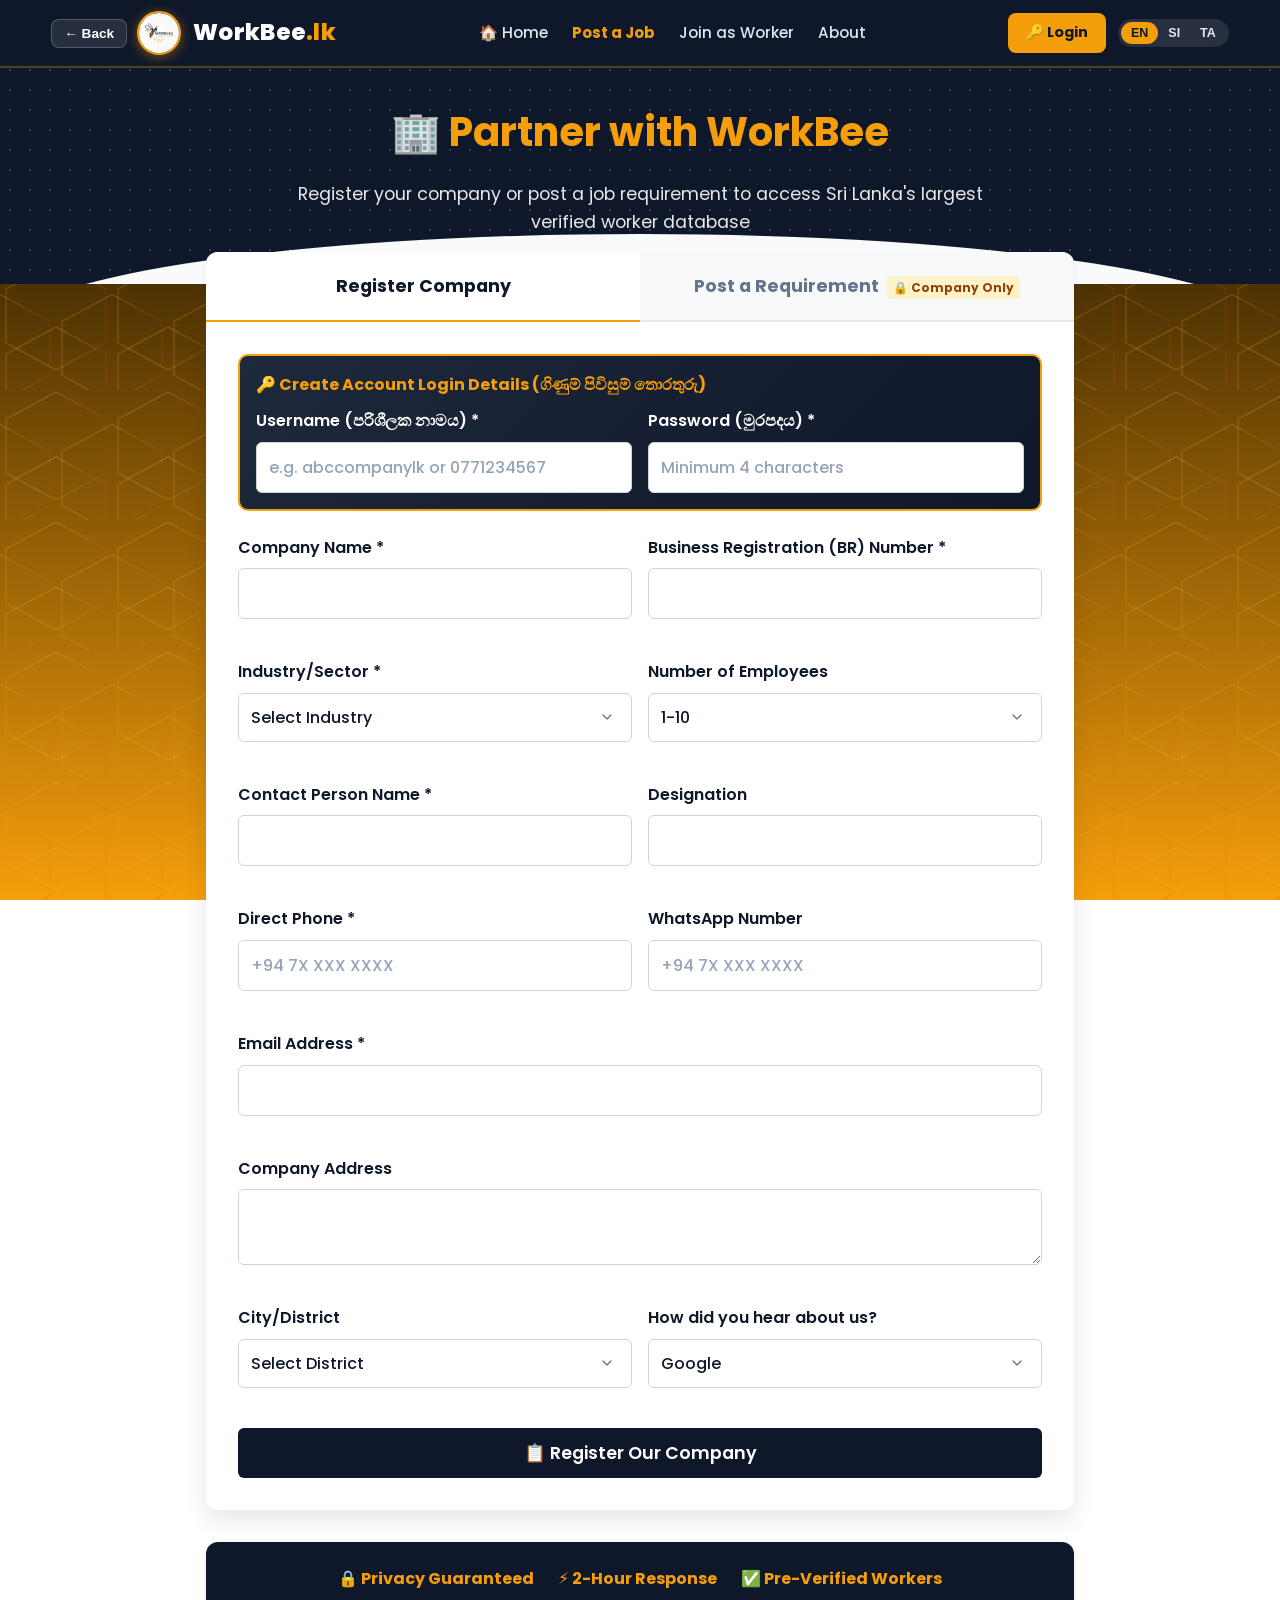
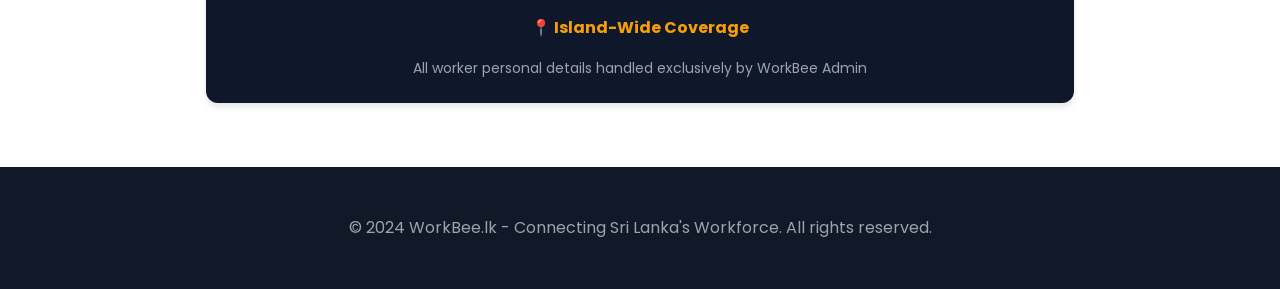
<file: register-company.html>
<!DOCTYPE html>
<html lang="en">
<head>
    <meta charset="UTF-8">
    <meta name="viewport" content="width=device-width, initial-scale=1.0">
    <title>Partner with WorkBee - Register Company</title>
    <link href="https://fonts.googleapis.com/css2?family=Poppins:wght@300;400;500;600;700;800&display=swap" rel="stylesheet">
    <link rel="stylesheet" href="css/main.css?v=13">
    <link rel="stylesheet" href="css/components.css?v=13">
    <link rel="stylesheet" href="css/forms.css?v=13">
    <style>
        :root {
            --primary: #F59E0B;
            --primary-dark: #D97706;
            --dark: #0F172A;
            --dark-slate: #1E293B;
            --light: #F8FAFC;
            --success: #10B981;
            --gray: #64748B;
            --accent-cyan: #06B6D4;
        }
        body { margin: 0; font-family: 'Poppins', system-ui, -apple-system, sans-serif; background: linear-gradient(to bottom, #000000 0%, #F59E0B 100%); background-attachment: fixed; color: #ffffff; }
        .navbar { background: var(--dark); padding: 10px 4%; color: white; display: flex; align-items: center; justify-content: space-between; position: fixed; top: 0; width: 100%; z-index: 1000; box-sizing: border-box; border-bottom: 2px solid rgba(245, 158, 11, 0.3); }
        
        .page-header { background: var(--dark); color: white; padding: 100px 1.5rem 3rem; text-align: center; background-image: radial-gradient(#374151 1px, transparent 1px); background-size: 20px 20px; }
        .page-header h2 { margin: 0 0 1rem; font-size: clamp(1.8rem, 4vw, 2.5rem); color: var(--primary); }
        .page-header p { margin: 0; font-size: 1.1rem; opacity: 0.9; max-width: 700px; margin: 0 auto; }

        .container { max-width: 900px; margin: -2rem auto 4rem; padding: 0 1rem; position: relative; z-index: 10; }
        
        /* Tabs */
        .tabs { display: flex; background: white; border-radius: 12px 12px 0 0; overflow: hidden; box-shadow: 0 4px 6px rgba(0,0,0,0.05); }
        .tab { flex: 1; text-align: center; padding: 1.25rem; font-weight: bold; cursor: pointer; background: #f8f9fa; color: var(--gray); border-bottom: 2px solid #e5e7eb; transition: all 0.2s; font-size: 1.1rem; }
        .tab:hover { background: #f3f4f6; color: var(--dark); }
        .tab.active { background: white; color: var(--dark); border-bottom: 2px solid var(--primary); }
        
        .tab-content { display: none; background: white; color: var(--dark) !important; padding: 2rem; border-radius: 0 0 12px 12px; box-shadow: 0 10px 25px rgba(0,0,0,0.1); animation: fadeIn 0.3s; }
        .tab-content.active { display: block; }
        @keyframes fadeIn { from { opacity: 0; transform: translateY(10px); } to { opacity: 1; transform: translateY(0); } }

        /* Forms */
        .form-group { margin-bottom: 1.5rem; }
        .form-group label { display: block; margin-bottom: 0.5rem; font-weight: 600; color: var(--dark) !important; }
        .form-control { width: 100%; padding: 0.75rem; border: 1px solid #cbd5e1; border-radius: 6px; font-size: 1rem; box-sizing: border-box; transition: border-color 0.2s; color: #0F172A !important; background-color: #ffffff !important; font-weight: 500; }
        .form-control::placeholder { color: #94a3b8 !important; opacity: 1; }
        .form-control option { color: #0F172A !important; background-color: #ffffff !important; }
        .form-control:focus { outline: none; border-color: var(--primary-dark); box-shadow: 0 0 0 3px rgba(250, 204, 21, 0.2); }
        .grid-2 { display: grid; grid-template-columns: 1fr 1fr; gap: 1rem; }
        @media (max-width: 768px) { .grid-2 { grid-template-columns: 1fr; } }
        
        .chip-group { display: flex; flex-wrap: wrap; gap: 0.5rem; }
        .chip { padding: 0.6rem 1.2rem; border: 2px solid #94a3b8; border-radius: 999px; cursor: pointer; user-select: none; transition: all 0.2s; background: #ffffff !important; color: #0F172A !important; font-weight: 700 !important; }
        .chip:hover { border-color: var(--primary); color: #0F172A !important; }
        .chip.selected { background: var(--dark) !important; color: #ffffff !important; border-color: var(--dark) !important; font-weight: 700 !important; }

        .radio-group { display: flex; gap: 1.5rem; }
        .radio-group label { display: flex; align-items: center; gap: 0.5rem; font-weight: 600; cursor: pointer; color: #0F172A !important; }

        .btn { padding: 0.75rem 1.5rem; border-radius: 6px; font-weight: 600; font-size: 1.1rem; cursor: pointer; border: none; transition: all 0.2s; width: 100%; display: block; text-align: center; }
        .btn-primary { background: var(--primary); color: var(--dark); }
        .btn-primary:hover { background: var(--primary-dark); }
        .btn-dark { background: var(--dark); color: white; }
        .btn-dark:hover { background: #374151; }

        /* Info Banner */
        .info-banner { background: var(--dark); color: white; border-radius: 12px; padding: 1.5rem; margin-top: 2rem; text-align: center; box-shadow: 0 4px 6px rgba(0,0,0,0.1); }
        .info-features { display: flex; justify-content: center; flex-wrap: wrap; gap: 1.5rem; margin-bottom: 0.5rem; font-weight: bold; color: var(--primary); }
        
        .success-box { display: none; text-align: center; padding: 3rem 1rem; color: #0F172A !important; }
        .success-box h3 { color: var(--success); font-size: 2rem; margin-top: 0; }
        .success-box p { color: #475569 !important; }
        .ref-number { font-size: 2.5rem; font-family: monospace; font-weight: bold; background: #f3f4f6; padding: 1rem 2rem; border-radius: 8px; display: inline-block; margin: 1rem 0; border: 2px dashed #d1d5db; color: #0F172A !important; }
        
        footer { background: #111827; color: #9ca3af; padding: 3rem 2rem; text-align: center; margin-top: 4rem; }
    </style>
    <!-- ===== PWA - Progressive Web App ===== -->
    <link rel="manifest" href="manifest.json">
    <meta name="mobile-web-app-capable" content="yes">
    <meta name="apple-mobile-web-app-capable" content="yes">
    <meta name="apple-mobile-web-app-status-bar-style" content="black-translucent">
    <meta name="apple-mobile-web-app-title" content="WorkBee">
    <meta name="application-name" content="WorkBee">
    <meta name="msapplication-TileColor" content="#0f172a">
    <meta name="msapplication-TileImage" content="assets/icons/icon-144.png">
    <meta name="theme-color" content="#F59E0B">
    <!-- Apple Touch Icons -->
    <link rel="apple-touch-icon" href="assets/icons/icon-180.png">
    <link rel="apple-touch-icon" sizes="152x152" href="assets/icons/icon-152.png">
    <link rel="apple-touch-icon" sizes="144x144" href="assets/icons/icon-144.png">
    <link rel="apple-touch-icon" sizes="128x128" href="assets/icons/icon-128.png">
    <link rel="icon" type="image/png" sizes="192x192" href="assets/icons/icon-192.png">
    <link rel="icon" type="image/png" sizes="96x96" href="assets/icons/icon-96.png">
    <!-- ===== END PWA ===== -->
</head>
<body>
    <nav class="navbar" id="navbar">
        <div style="display: flex; align-items: center; gap: 10px;">
            <button onclick="window.history.back()" class="btn-back" style="display: inline-flex; align-items: center; gap: 4px; background: rgba(255,255,255,0.1); color: white; border: 1px solid rgba(255,255,255,0.2); padding: 6px 12px; border-radius: 8px; font-weight: 600; cursor: pointer; font-size: 0.85rem; white-space: nowrap;">← Back</button>
            <a href="index.html" class="logo-container">
                <img src="assets/logo.jpg" alt="WorkBee.lk Logo" class="brand-logo-img" onerror="this.onerror=null; this.src='logo.jpg';">
                <span class="logo-text">WorkBee<span class="logo-ext">.lk</span></span>
            </a>
        </div>
        <div class="nav-links">
            <a href="index.html">🏠 Home</a>
            <a href="register-company.html" class="active" style="color: #F59E0B; font-weight: 700;">Post a Job</a>
            <a href="register-worker.html">Join as Worker</a>
            <a href="index.html#sectors">About</a>
        </div>
        <div class="nav-actions">
            <div id="nav-auth-container" style="display: flex; align-items: center; gap: 8px;">
                <a href="login.html" style="background:#F59E0B;color:#0f172a;padding:8px 18px;border-radius:8px;text-decoration:none;font-weight:700;font-size:0.9rem;white-space: nowrap;">🔑 Login</a>
            </div>
            <div class="lang-switcher">
                <button class="lang-btn active">EN</button>
                <button class="lang-btn">SI</button>
                <button class="lang-btn">TA</button>
            </div>
        </div>
        <button class="mobile-menu-btn" onclick="toggleMobileMenu()" aria-label="Toggle navigation menu">☰</button>
    </nav>

    <header class="page-header">
        <h2>🏢 Partner with WorkBee</h2>
        <p>Register your company or post a job requirement to access Sri Lanka's largest verified worker database</p>
    </header>

    <main class="container">
        <div class="tabs">
            <div class="tab active" id="tab-btn-register" onclick="switchTab(0)">Register Company</div>
            <div class="tab" id="tab-btn-post" onclick="switchTab(1)">Post a Requirement <span id="postTabLockBadge" style="font-size:0.75rem;background:#fef3c7;color:#92400e;padding:2px 6px;border-radius:4px;margin-left:4px;font-weight:bold;">🔒 Company Only</span></div>
        </div>

        <!-- TAB 1: Register Company -->
        <div class="tab-content active" id="tab0">
            <form id="formRegister" onsubmit="submitRegister(event)">
                <div style="background:linear-gradient(135deg, #1e293b 0%, #0f172a 100%);border:2px solid #F59E0B;padding:16px;border-radius:10px;margin-bottom:1.5rem;">
                    <h4 style="color:#F59E0B;margin:0 0 10px;font-size:1rem;">🔑 Create Account Login Details (ගිණුම් පිවිසුම් තොරතුරු)</h4>
                    <div class="grid-2">
                        <div class="form-group" style="margin-bottom:0;">
                            <label style="color:white !important;">Username (පරිශීලක නාමය) *</label>
                            <input type="text" class="form-control" id="compUsername" placeholder="e.g. abccompanylk or 0771234567" required>
                        </div>
                        <div class="form-group" style="margin-bottom:0;">
                            <label style="color:white !important;">Password (මුරපදය) *</label>
                            <input type="password" class="form-control" id="compPassword" placeholder="Minimum 4 characters" required>
                        </div>
                    </div>
                </div>
                <div class="grid-2">
                    <div class="form-group">
                        <label>Company Name *</label>
                        <input type="text" class="form-control" id="companyName" required>
                    </div>
                    <div class="form-group">
                        <label>Business Registration (BR) Number *</label>
                        <input type="text" class="form-control" id="brNumber" required>
                    </div>
                    <div class="form-group">
                        <label>Industry/Sector *</label>
                        <select class="form-control" id="companyIndustry" required>
                            <option value="">Select Industry</option>
                            <option>Construction</option>
                            <option>Hotel & Hospitality</option>
                            <option>Factory & Logistics</option>
                            <option>Cleaning Services</option>
                            <option>Other</option>
                        </select>
                    </div>
                    <div class="form-group">
                        <label>Number of Employees</label>
                        <select class="form-control" id="companySize">
                            <option>1-10</option><option>11-50</option><option>51-200</option><option>200+</option>
                        </select>
                    </div>
                    <div class="form-group">
                        <label>Contact Person Name *</label>
                        <input type="text" class="form-control" id="contactPerson" required>
                    </div>
                    <div class="form-group">
                        <label>Designation</label>
                        <input type="text" class="form-control" id="contactDesignation">
                    </div>
                    <div class="form-group">
                        <label>Direct Phone *</label>
                        <input type="tel" class="form-control" id="contactPhone" placeholder="+94 7X XXX XXXX" required>
                    </div>
                    <div class="form-group">
                        <label>WhatsApp Number</label>
                        <input type="tel" class="form-control" id="contactWhatsapp" placeholder="+94 7X XXX XXXX">
                    </div>
                    <div class="form-group" style="grid-column: 1 / -1;">
                        <label>Email Address *</label>
                        <input type="email" class="form-control" id="contactEmail" required>
                    </div>
                    <div class="form-group" style="grid-column: 1 / -1;">
                        <label>Company Address</label>
                        <textarea class="form-control" id="companyAddress" rows="2"></textarea>
                    </div>
                    <div class="form-group">
                        <label>City/District</label>
                        <select class="form-control" id="companyCity">
                            <option value="">Select District</option>
                            <option>Ampara</option><option>Anuradhapura</option><option>Badulla</option><option>Batticaloa</option><option>Colombo</option><option>Galle</option><option>Gampaha</option><option>Hambantota</option><option>Jaffna</option><option>Kalutara</option><option>Kandy</option><option>Kegalle</option><option>Kilinochchi</option><option>Kurunegala</option><option>Mannar</option><option>Matale</option><option>Matara</option><option>Moneragala</option><option>Mullaitivu</option><option>Nuwara Eliya</option><option>Polonnaruwa</option><option>Puttalam</option><option>Ratnapura</option><option>Trincomalee</option><option>Vavuniya</option>
                        </select>
                    </div>
                    <div class="form-group">
                        <label>How did you hear about us?</label>
                        <select class="form-control" id="hearAboutUs">
                            <option>Google</option><option>Facebook</option><option>Referral</option><option>Other</option>
                        </select>
                    </div>
                </div>
                <button type="submit" class="btn btn-dark" style="margin-top: 1rem;">📋 Register Our Company</button>
            </form>
            
            <div id="successRegister" class="success-box">
                <h3>Company Registration Submitted!</h3>
                <p>Your Company Reference Number:</p>
                <div class="ref-number" id="generatedCompRef">C-XXXX</div>
                <div style="background:#f0fdf4;border:1.5px solid #86efac;border-radius:10px;padding:14px;margin:1rem auto;max-width:400px;text-align:left;">
                    <div style="font-weight:700;color:#166534;margin-bottom:6px;">🔑 Your Login Credentials:</div>
                    <div style="color:#15803d;font-size:0.95rem;">Username: <strong id="displayCompUsername">-</strong></div>
                    <div style="color:#15803d;font-size:0.95rem;">Password: Your chosen password</div>
                    <div style="color:#6b7280;font-size:0.82rem;margin-top:6px;">Use these to login at <a href="login.html" style="color:#D97706;">login.html</a></div>
                </div>
                <p style="font-size: 1.1rem; color: var(--gray);">Company registered successfully! You can now post job requirements for workers.</p>
                <div style="display:flex;gap:12px;justify-content:center;flex-wrap:wrap;margin-top:15px;">
                    <a href="login.html" class="btn btn-dark" style="text-decoration:none; display:inline-block;">🔑 Login Now</a>
                    <button type="button" class="btn btn-primary" onclick="switchTab(1)" style="font-size: 1.0rem; padding: 12px 20px;">🚀 Post Job Requirement &rarr;</button>
                </div>
            </div>
        </div>

        <!-- TAB 2: Post Requirement -->
        <div class="tab-content" id="tab1">
            <!-- Unregistered/Logged out Notice -->
            <div id="companyAuthRequiredNotice" style="display:none; background:white; border-radius:14px; padding:32px 24px; text-align:center; border:2px solid #F59E0B; box-shadow:0 10px 25px rgba(0,0,0,0.06); max-width:560px; margin:1.5rem auto;">
                <div style="font-size:3rem; margin-bottom:12px;">🏢🔒</div>
                <h3 style="color:#0f172a; margin-bottom:8px; font-size:1.3rem;">Company Account Required</h3>
                <p style="color:#64748b; font-size:0.95rem; line-height:1.6; margin-bottom:20px;">
                    Posting worker requirements is exclusively reserved for <strong>Registered Companies</strong>. Please register your company first or log in with your company account to post requirements.
                </p>
                <div style="display:flex; gap:12px; justify-content:center; flex-wrap:wrap;">
                    <button type="button" onclick="switchTab(0)" class="btn btn-primary" style="padding:10px 20px; font-weight:700;">📋 Register Company First</button>
                    <a href="login.html" class="btn btn-dark" style="padding:10px 20px; font-weight:700; text-decoration:none;">🔑 Login to Company Account</a>
                </div>
            </div>

            <!-- Logged in Company Verified Banner -->
            <div id="companyLoggedInBadge" style="display:none; background:#ecfdf5; border:1.5px solid #6ee7b7; border-radius:10px; padding:12px 16px; margin-bottom:1.5rem; color:#065f46; font-size:0.9rem;"></div>

            <form id="formJob" onsubmit="submitJob(event)">
                <div class="grid-2">
                    <div class="form-group">
                        <label>Contact Phone (Enter Registered Phone) *</label>
                        <input type="tel" class="form-control" id="jobContactPhone" required placeholder="+94 7X XXX XXXX" oninput="lookupCompanyByPhone()">
                        <div id="phoneAutoFillStatus" style="display:none; margin-top:6px; font-size:0.85rem; background:#dcfce7; color:#166534; padding:6px 10px; border-radius:6px; border:1px solid #86efac; font-weight:600;"></div>
                    </div>
                    <div class="form-group">
                        <label>Company Name *</label>
                        <input type="text" class="form-control" id="jobCompanyName" required placeholder="e.g. ABC Holdings Ltd">
                    </div>
                    <div class="form-group" style="grid-column: 1 / -1;">
                        <label>Industry / Sector *</label>
                        <select class="form-control" id="jobIndustry" required onchange="updateSkills(this.value)">
                            <option value="">Select Industry</option>
                            <option value="Construction">Construction</option>
                            <option value="Hospitality">Hotel & Hospitality</option>
                            <option value="Logistics">Factory & Logistics</option>
                            <option value="Cleaning">Cleaning Services</option>
                            <option value="IT">Information Technology</option>
                            <option value="Electronics">Electronics & Electrical</option>
                        </select>
                    </div>
                    <div class="form-group" style="grid-column: 1 / -1;">
                        <label>Skills Required *</label>
                        <div class="chip-group" id="jobSkills">
                            <span style="color:var(--gray); font-style:italic;">Select industry first...</span>
                        </div>
                    </div>

                    <!-- DATE RANGE & CALENDAR SECTION -->
                    <div class="form-group" style="grid-column: 1 / -1; background: #f8fafc; padding: 1.25rem; border-radius: 12px; border: 1px solid #e2e8f0;">
                        <label style="font-weight: 700; color: #0f172a; font-size: 1.05rem; display: block; margin-bottom: 8px;">📅 Required Date Range (From - To)</label>
                        <p style="font-size: 0.85rem; color: #64748b; margin-bottom: 12px;">Select the start and end dates for this work contract. The monthly calendar will highlight the work duration.</p>
                        
                        <div class="grid-2">
                            <div class="form-group" style="margin-bottom:0;">
                                <label style="font-size:0.875rem;">From Date (Start) *</label>
                                <input type="date" class="form-control" id="fromDate" required onchange="calculatePayAndCalendar()">
                            </div>
                            <div class="form-group" style="margin-bottom:0;">
                                <label style="font-size:0.875rem;">To Date (End) *</label>
                                <input type="date" class="form-control" id="toDate" required onchange="calculatePayAndCalendar()">
                            </div>
                        </div>

                        <!-- Calendar Widget Preview -->
                        <div style="margin-top: 15px; background: white; border-radius: 10px; padding: 15px; border: 1px solid #cbd5e1;">
                            <div style="display: flex; justify-content: space-between; align-items: center; margin-bottom: 10px;">
                                <button type="button" class="btn btn-dark" style="padding: 4px 12px; font-size: 0.8rem;" onclick="changeCalendarMonth(-1)">&larr; Prev Month</button>
                                <span id="calendarMonthTitle" style="font-weight: 700; color: #0f172a;">Month Year</span>
                                <button type="button" class="btn btn-dark" style="padding: 4px 12px; font-size: 0.8rem;" onclick="changeCalendarMonth(1)">Next Month &rarr;</button>
                            </div>
                            <div style="display: grid; grid-template-columns: repeat(7, 1fr); gap: 4px; text-align: center; font-size: 0.75rem; font-weight: 600; color: #64748b; margin-bottom: 6px;">
                                <div>Su</div><div>Mo</div><div>Tu</div><div>We</div><div>Th</div><div>Fr</div><div>Sa</div>
                            </div>
                            <div id="calendarDaysGrid" style="display: grid; grid-template-columns: repeat(7, 1fr); gap: 4px; text-align: center;"></div>
                            <div style="margin-top: 8px; font-size: 0.75rem; color: #64748b; display: flex; items-center: center; gap: 15px;">
                                <span><span style="display:inline-block; width:12px; height:12px; background:#F59E0B; border-radius:3px; vertical-align:middle; margin-right:4px;"></span> Work Period</span>
                                <span><span style="display:inline-block; width:12px; height:12px; background:#e2e8f0; border-radius:3px; vertical-align:middle; margin-right:4px;"></span> Regular Day</span>
                            </div>
                        </div>
                    </div>

                    <!-- PAY CALCULATOR SECTION -->
                    <div class="form-group" style="grid-column: 1 / -1; background: #fffbebf5; padding: 1.25rem; border-radius: 12px; border: 1px solid #fcd34d;">
                        <label style="font-weight: 700; color: #78350f; font-size: 1.05rem; display: block; margin-bottom: 8px;">💰 Pay & Worker Budget Calculator</label>
                        <p style="font-size: 0.85rem; color: #92400e; margin-bottom: 12px;">Specify the pay rate per worker to calculate the full financial budget for this job.</p>
                        
                        <div class="grid-2">
                            <div class="form-group">
                                <label style="font-size:0.875rem;">Number of Workers Required *</label>
                                <input type="number" class="form-control" id="numWorkers" min="1" value="1" required oninput="calculatePayAndCalendar()">
                            </div>
                            <div class="form-group">
                                <label style="font-size:0.875rem;">Daily Pay Rate Per Worker (LKR) *</label>
                                <input type="number" class="form-control" id="payRate" min="500" step="100" value="1500" required oninput="calculatePayAndCalendar()" placeholder="e.g. 2500">
                            </div>
                        </div>

                        <!-- Live Calculation Card -->
                        <div style="background: white; border-radius: 10px; padding: 15px; border: 1px solid #fde68a; margin-top: 10px;">
                            <div style="display: flex; justify-content: space-between; margin-bottom: 6px; font-size: 0.9rem; color: #475569;">
                                <span>Total Contract Duration:</span>
                                <strong id="calcTotalDays" style="color: #0f172a;">1 Day(s)</strong>
                            </div>
                            <div style="display: flex; justify-content: space-between; margin-bottom: 6px; font-size: 0.9rem; color: #475569;">
                                <span>Pay Amount Per 1 Worker:</span>
                                <strong id="calcPayPerWorker" style="color: #059669;">LKR 1,500</strong>
                            </div>
                            <hr style="border: 0; border-top: 1px solid #e2e8f0; margin: 8px 0;">
                            <div style="display: flex; justify-content: space-between; align-items: center; font-size: 1.1rem; font-weight: 700; color: #0f172a;">
                                <span>Total Job Requirement Budget:</span>
                                <span id="calcTotalBudget" style="background: #F59E0B; color: #0f172a; padding: 4px 12px; border-radius: 20px; font-size: 1.2rem;">LKR 1,500</span>
                            </div>
                        </div>

                        <!-- Meal Provisions Checkboxes -->
                        <div style="background: white; border-radius: 10px; padding: 15px; border: 1px solid #fde68a; margin-top: 12px;">
                            <label style="font-weight: 700; color: #0f172a; font-size: 0.95rem; display: block; margin-bottom: 8px;">🍱 Meals Provided (කෑම පහසුකම් සපයනු ලැබේ)</label>
                            <div style="display: flex; flex-wrap: wrap; gap: 15px; color: #0f172a; font-weight: 600; font-size: 0.9rem;">
                                <label style="display: flex; align-items: center; gap: 6px; cursor: pointer; color: #0f172a !important;">
                                    <input type="checkbox" id="mealBreakfast" value="Breakfast" style="width: 18px; height: 18px; accent-color: #F59E0B; cursor: pointer;">
                                    🍳 Breakfast (උදෑසන කෑම)
                                </label>
                                <label style="display: flex; align-items: center; gap: 6px; cursor: pointer; color: #0f172a !important;">
                                    <input type="checkbox" id="mealLunch" value="Lunch" style="width: 18px; height: 18px; accent-color: #F59E0B; cursor: pointer;" checked>
                                    🍛 Lunch (දවල් කෑම)
                                </label>
                                <label style="display: flex; align-items: center; gap: 6px; cursor: pointer; color: #0f172a !important;">
                                    <input type="checkbox" id="mealDinner" value="Dinner" style="width: 18px; height: 18px; accent-color: #F59E0B; cursor: pointer;">
                                    🍲 Dinner (රාත්‍රී කෑම)
                                </label>
                                <label style="display: flex; align-items: center; gap: 6px; cursor: pointer; color: #0f172a !important;">
                                    <input type="checkbox" id="mealTea" value="Tea/Snacks" style="width: 18px; height: 18px; accent-color: #F59E0B; cursor: pointer;">
                                    ☕ Tea &amp; Snacks (තේ සහ කෙටි කෑම)
                                </label>
                            </div>
                        </div>
                    </div>

                    <div class="form-group">
                        <label>Job Location - District *</label>
                        <select class="form-control" id="jobDistrict" required>
                            <option value="">Select District</option>
                            <option>Ampara</option><option>Anuradhapura</option><option>Badulla</option><option>Batticaloa</option><option>Colombo</option><option>Galle</option><option>Gampaha</option><option>Hambantota</option><option>Jaffna</option><option>Kalutara</option><option>Kandy</option><option>Kegalle</option><option>Kilinochchi</option><option>Kurunegala</option><option>Mannar</option><option>Matale</option><option>Matara</option><option>Moneragala</option><option>Mullaitivu</option><option>Nuwara Eliya</option><option>Polonnaruwa</option><option>Puttalam</option><option>Ratnapura</option><option>Trincomalee</option><option>Vavuniya</option>
                        </select>
                    </div>
                    <div class="form-group">
                        <label>Job Location - Town/Area</label>
                        <input type="text" class="form-control" id="jobTown" placeholder="e.g. Fort, Nugegoda">
                    </div>
                    <div class="form-group" style="grid-column: 1 / -1;">
                        <label>Shift Type *</label>
                        <div class="chip-group" id="jobShifts">
                            <div class="chip selected" onclick="this.classList.toggle('selected')">Day</div>
                            <div class="chip" onclick="this.classList.toggle('selected')">Night</div>
                            <div class="chip" onclick="this.classList.toggle('selected')">24hr</div>
                            <div class="chip" onclick="this.classList.toggle('selected')">Flexible</div>
                        </div>
                    </div>
                    <div class="form-group" style="grid-column: 1 / -1;">
                        <label>Job Description</label>
                        <textarea class="form-control" id="jobDesc" rows="3" placeholder="Additional details about tasks, equipment provided, meals, etc..."></textarea>
                    </div>
                    <div class="form-group" style="grid-column: 1 / -1;">
                        <label>Urgency</label>
                        <div class="radio-group" id="jobUrgency">
                            <label><input type="radio" name="urgency" value="Normal" checked> Normal</label>
                            <label><input type="radio" name="urgency" value="Urgent"> Urgent</label>
                            <label><input type="radio" name="urgency" value="Very Urgent"> Very Urgent</label>
                        </div>
                    </div>
                </div>
                <button type="submit" class="btn btn-primary" style="margin-top: 1rem; width: 100%; font-size: 1.1rem; padding: 14px;">🚀 Post Requirement to Job Board</button>
            </form>

            <div id="successJob" class="success-box">
                <h3>Requirement Posted Successfully!</h3>
                <p>Job Reference ID:</p>
                <div class="ref-number" id="generatedJobRef">REQ-2094</div>
                <p style="font-size: 1.1rem; color: var(--gray);">WorkBee matched workers can now view and apply for this job. WorkBee admin will contact you within 2 hours.</p>
                <a href="workers.html" class="btn btn-dark" style="margin-top: 15px; display: inline-block; text-decoration: none;">View Available Jobs Board &rarr;</a>
            </div>
        </div>

        <div class="info-banner">
            <div class="info-features">
                <span>🔒 Privacy Guaranteed</span>
                <span>⚡ 2-Hour Response</span>
                <span>✅ Pre-Verified Workers</span>
                <span>📍 Island-Wide Coverage</span>
            </div>
            <p style="font-size: 0.875rem; color: #9ca3af; margin: 1rem 0 0;">All worker personal details handled exclusively by WorkBee Admin</p>
        </div>
    </main>

    <footer>
        <p>&copy; 2024 WorkBee.lk - Connecting Sri Lanka's Workforce. All rights reserved.</p>
    </footer>

    <script>
        let currentCalDate = new Date();

        document.addEventListener('DOMContentLoaded', () => {
            // Set default dates
            const today = new Date();
            const tomorrow = new Date(today);
            tomorrow.setDate(tomorrow.getDate() + 7);
            
            if (document.getElementById('fromDate')) document.getElementById('fromDate').value = today.toISOString().split('T')[0];
            if (document.getElementById('toDate')) document.getElementById('toDate').value = tomorrow.toISOString().split('T')[0];
            
            calculatePayAndCalendar();
            checkCompanyAuth();
        });

        function checkCompanyAuth() {
            const user = typeof Auth !== 'undefined' ? Auth.getCurrentUser() : null;
            const lockBadge = document.getElementById('postTabLockBadge');
            const authNotice = document.getElementById('companyAuthRequiredNotice');
            const jobForm = document.getElementById('formJob');
            const loggedInBadge = document.getElementById('companyLoggedInBadge');

            if (user && user.role === 'company') {
                if (lockBadge) lockBadge.style.display = 'none';
                if (authNotice) authNotice.style.display = 'none';
                if (jobForm) jobForm.style.display = 'block';

                const p = user.profileData || {};
                const cName = p.name || p.companyName || user.username;
                const cPhone = p.phone || '';
                const cIndustry = p.industry || '';
                const cCity = p.city || p.district || '';

                if (loggedInBadge) {
                    loggedInBadge.innerHTML = `🏢 Logged in as: <strong>${cName}</strong> (${cPhone || user.username}) — Verified Company Account`;
                    loggedInBadge.style.display = 'block';
                }

                if (document.getElementById('jobCompanyName') && !document.getElementById('jobCompanyName').value) {
                    document.getElementById('jobCompanyName').value = cName;
                }
                if (document.getElementById('jobContactPhone') && !document.getElementById('jobContactPhone').value) {
                    document.getElementById('jobContactPhone').value = cPhone;
                }
                if (document.getElementById('jobIndustry') && cIndustry && !document.getElementById('jobIndustry').value) {
                    document.getElementById('jobIndustry').value = cIndustry;
                    updateSkills(cIndustry);
                }
                if (document.getElementById('jobDistrict') && cCity && !document.getElementById('jobDistrict').value) {
                    document.getElementById('jobDistrict').value = cCity;
                }
            } else {
                if (lockBadge) lockBadge.style.display = 'inline-block';
                if (authNotice) authNotice.style.display = 'block';
                if (jobForm) jobForm.style.display = 'none';
                if (loggedInBadge) loggedInBadge.style.display = 'none';
            }
        }

        function switchTab(n) {
            document.querySelectorAll('.tab').forEach((t, i) => {
                if(i === n) t.classList.add('active');
                else t.classList.remove('active');
            });
            document.querySelectorAll('.tab-content').forEach((c, i) => {
                if(i === n) c.classList.add('active');
                else c.classList.remove('active');
            });
            checkCompanyAuth();
        }

        const skillSets = {
            'Construction': ['Mason', 'Carpenter', 'Painter', 'Helper', 'Welder'],
            'Hospitality': ['Kitchen Helper', 'Waiter', 'Room Attendant', 'Steward'],
            'Logistics': ['Packing', 'Machine Operator', 'Loader', 'Store Helper'],
            'Cleaning': ['House Cleaning', 'Commercial Cleaning', 'Gardening'],
            'IT': ['Web Design / UI Design', 'Graphic Design', 'Computer Hardware Technician', 'Software Programmer', 'Network Technician', 'Data Entry Operator', 'IT Support / Helpdesk'],
            'Electronics': ['TV / Radio Technician', '2-Phase Electrical Wiring', '3-Phase Electrical Wiring', 'Electronic Technician', 'Air Conditioning Technician', 'CCTV / Security Systems', 'Solar Panel Installation', 'Refrigerator / AC Repair']
        };

        function updateSkills(ind) {
            let container = document.getElementById('jobSkills');
            if(!ind || !skillSets[ind]) {
                container.innerHTML = '<span style="color:var(--gray); font-style:italic;">Select industry first...</span>';
                return;
            }
            let html = '';
            skillSets[ind].forEach(s => {
                html += `<div class="chip" onclick="this.classList.toggle('selected')">${s}</div>`;
            });
            container.innerHTML = html;
        }

        function changeCalendarMonth(delta) {
            currentCalDate.setMonth(currentCalDate.getMonth() + delta);
            renderCalendar();
        }

        function calculatePayAndCalendar() {
            const fromStr = document.getElementById('fromDate').value;
            const toStr = document.getElementById('toDate').value;
            const numWorkers = parseInt(document.getElementById('numWorkers').value) || 1;
            const payRate = parseFloat(document.getElementById('payRate').value) || 0;

            let totalDays = 1;
            if (fromStr && toStr) {
                const d1 = new Date(fromStr);
                const d2 = new Date(toStr);
                const diffTime = d2 - d1;
                if (diffTime >= 0) {
                    totalDays = Math.ceil(diffTime / (1000 * 60 * 60 * 24)) + 1;
                }
            }

            const payPerWorker = totalDays * payRate;
            const totalBudget = payPerWorker * numWorkers;

            document.getElementById('calcTotalDays').innerText = totalDays + ' Day(s)';
            document.getElementById('calcPayPerWorker').innerText = 'LKR ' + payPerWorker.toLocaleString();
            document.getElementById('calcTotalBudget').innerText = 'LKR ' + totalBudget.toLocaleString();

            renderCalendar();
        }

        function renderCalendar() {
            const fromStr = document.getElementById('fromDate').value;
            const toStr = document.getElementById('toDate').value;
            const fromDate = fromStr ? new Date(fromStr) : null;
            const toDate = toStr ? new Date(toStr) : null;

            const year = currentCalDate.getFullYear();
            const month = currentCalDate.getMonth();

            const monthNames = ["January", "February", "March", "April", "May", "June", "July", "August", "September", "October", "November", "December"];
            document.getElementById('calendarMonthTitle').innerText = monthNames[month] + " " + year;

            const firstDayIndex = new Date(year, month, 1).getDay();
            const daysInMonth = new Date(year, month + 1, 0).getDate();

            const grid = document.getElementById('calendarDaysGrid');
            grid.innerHTML = '';

            // Empty cells before start of month
            for (let i = 0; i < firstDayIndex; i++) {
                const empty = document.createElement('div');
                grid.appendChild(empty);
            }

            for (let day = 1; day <= daysInMonth; day++) {
                const dayEl = document.createElement('div');
                dayEl.style.padding = '6px';
                dayEl.style.fontSize = '0.8rem';
                dayEl.style.borderRadius = '4px';
                dayEl.innerText = day;

                const thisDate = new Date(year, month, day);

                // Check if date is in range
                if (fromDate && toDate && thisDate >= new Date(fromDate.setHours(0,0,0,0)) && thisDate <= new Date(toDate.setHours(23,59,59,999))) {
                    dayEl.style.background = '#F59E0B';
                    dayEl.style.color = '#0F172A';
                    dayEl.style.fontWeight = 'bold';
                } else {
                    dayEl.style.background = '#f1f5f9';
                    dayEl.style.color = '#475569';
                }
                grid.appendChild(dayEl);
            }
        }

        function submitRegister(e) {
            e.preventDefault();

            const compUsername = document.getElementById('compUsername') ? document.getElementById('compUsername').value.trim() : '';
            const compPassword = document.getElementById('compPassword') ? document.getElementById('compPassword').value : '';

            if (compUsername && typeof Auth !== 'undefined') {
                const dupCheck = Auth.register(compUsername, compPassword, 'company', {});
                if (!dupCheck.success) {
                    alert('⚠️ ' + dupCheck.message);
                    document.getElementById('compUsername').focus();
                    return;
                }
            }

            const compName = document.getElementById('companyName') ? document.getElementById('companyName').value.trim() : 'Company';
            const brn = document.getElementById('brNumber') ? document.getElementById('brNumber').value.trim() : 'N/A';
            const industry = document.getElementById('companyIndustry') ? document.getElementById('companyIndustry').value : 'General';
            const contact = document.getElementById('contactPerson') ? document.getElementById('contactPerson').value.trim() : 'N/A';
            const phone = document.getElementById('contactPhone') ? document.getElementById('contactPhone').value.trim() : 'N/A';
            const email = document.getElementById('contactEmail') ? document.getElementById('contactEmail').value.trim() : 'N/A';
            const city = document.getElementById('companyCity') ? document.getElementById('companyCity').value.trim() : 'Colombo';

            const compId = 'C-' + Math.floor(1000 + Math.random() * 9000);

            const newCompany = {
                id: compId,
                name: compName,
                companyName: compName,
                brn: brn,
                industry: industry,
                contact: contact,
                contactPerson: contact,
                phone: phone,
                email: email,
                city: city,
                status: 'approved',
                date: new Date().toISOString()
            };

            if (compUsername && typeof Auth !== 'undefined') {
                let users = JSON.parse(localStorage.getItem('workbee_users') || '[]');
                const uIdx = users.findIndex(u => u.username === compUsername.trim().toLowerCase());
                if (uIdx !== -1) {
                    users[uIdx].profileData = newCompany;
                    localStorage.setItem('workbee_users', JSON.stringify(users));
                    newCompany.userId = users[uIdx].id;
                    newCompany.username = compUsername;
                }
            }

            let existingCompanies = JSON.parse(localStorage.getItem('workbee_companies') || '[]');
            existingCompanies = existingCompanies.filter(c => c.id !== compId);
            existingCompanies.unshift(newCompany);
            localStorage.setItem('workbee_companies', JSON.stringify(existingCompanies));
            localStorage.setItem('workbee_seeded_initial', 'true');

            // Save to Firebase Cloud DB (cross-device sync to Admin panel)
            if (typeof WB_FIREBASE !== 'undefined') {
                WB_FIREBASE.saveCompany(newCompany).catch(function () {});
                if (compUsername) {
                    WB_FIREBASE.saveUser({
                        id: newCompany.userId || ('usr_' + Date.now()),
                        username: compUsername.trim().toLowerCase(),
                        password: compPassword,
                        role: 'company',
                        profileData: newCompany,
                        createdAt: new Date().toISOString()
                    }).catch(function () {});
                }
            }

            const refEl = document.getElementById('generatedCompRef');
            if(refEl) refEl.innerText = compId;

            const displayCompUsernameEl = document.getElementById('displayCompUsername');
            if (displayCompUsernameEl && compUsername) displayCompUsernameEl.innerText = compUsername;

            // Establish company session so Post Requirement is unlocked
            if (compUsername && compPassword && typeof Auth !== 'undefined') {
                Auth.login(compUsername, compPassword);
            }
            checkCompanyAuth();

            // Pre-fill "Post a Requirement" form with registered company info
            if(document.getElementById('jobCompanyName')) document.getElementById('jobCompanyName').value = compName;
            if(document.getElementById('jobContactPhone')) document.getElementById('jobContactPhone').value = phone;
            if(document.getElementById('jobIndustry')) {
                document.getElementById('jobIndustry').value = industry;
                updateSkills(industry);
            }
            if(document.getElementById('jobDistrict')) document.getElementById('jobDistrict').value = city;
            lookupCompanyByPhone();

            // Switch directly to the "Post a Requirement" form!
            switchTab(1);

            const banner = document.getElementById('companyLoggedInBadge');
            if (banner) {
                banner.innerHTML = `🎉 <strong>Registration Successful!</strong> Company Ref: <strong>${compId}</strong>. Welcome <strong>${compName}</strong>. Please fill out your job requirements below to request verified workers.`;
                banner.style.display = 'block';
                banner.style.background = '#ecfdf5';
                banner.style.borderColor = '#10B981';
            }
            window.scrollTo({ top: 180, behavior: 'smooth' });
        }

        function lookupCompanyByPhone() {
            const phoneInput = document.getElementById('jobContactPhone');
            const statusDiv = document.getElementById('phoneAutoFillStatus');
            if (!phoneInput) return;

            const rawVal = phoneInput.value.trim();
            const digits = rawVal.replace(/[^0-9]/g, '');

            if (digits.length < 5) {
                if (statusDiv) statusDiv.style.display = 'none';
                return;
            }

            const companies = JSON.parse(localStorage.getItem('workbee_companies') || '[]');
            const matched = companies.find(c => {
                if (!c.phone) return false;
                const cDigits = c.phone.replace(/[^0-9]/g, '');
                return cDigits.endsWith(digits) || digits.endsWith(cDigits) || cDigits.includes(digits) || digits.includes(cDigits);
            });

            if (matched) {
                if (document.getElementById('jobCompanyName') && !document.getElementById('jobCompanyName').value) {
                    document.getElementById('jobCompanyName').value = matched.name || '';
                }
                if (document.getElementById('jobIndustry') && matched.industry && !document.getElementById('jobIndustry').value) {
                    document.getElementById('jobIndustry').value = matched.industry;
                    updateSkills(matched.industry);
                }
                if (document.getElementById('jobDistrict') && matched.city && !document.getElementById('jobDistrict').value) {
                    document.getElementById('jobDistrict').value = matched.city;
                }

                if (statusDiv) {
                    statusDiv.innerHTML = `✅ Registered Company: <strong>${matched.name}</strong> (${matched.industry || 'General'}) — Details Auto-filled!`;
                    statusDiv.style.display = 'block';
                }
            } else {
                if (statusDiv) statusDiv.style.display = 'none';
            }
        }

        function submitJob(e) {
            e.preventDefault();

            const companyName = document.getElementById('jobCompanyName').value;
            const phone = document.getElementById('jobContactPhone').value;
            const industry = document.getElementById('jobIndustry').value;
            const district = document.getElementById('jobDistrict').value;
            const town = document.getElementById('jobTown').value;
            const fromDate = document.getElementById('fromDate').value;
            const toDate = document.getElementById('toDate').value;
            const numWorkers = parseInt(document.getElementById('numWorkers').value) || 1;
            const payRate = parseFloat(document.getElementById('payRate').value) || 0;

            const selectedSkills = [];
            document.querySelectorAll('#jobSkills .chip.selected').forEach(c => selectedSkills.push(c.innerText));

            const selectedShifts = [];
            document.querySelectorAll('#jobShifts .chip.selected').forEach(c => selectedShifts.push(c.innerText));

            const selectedMeals = [];
            if (document.getElementById('mealBreakfast')?.checked) selectedMeals.push('Breakfast (උදෑසන කෑම)');
            if (document.getElementById('mealLunch')?.checked) selectedMeals.push('Lunch (දවල් කෑම)');
            if (document.getElementById('mealDinner')?.checked) selectedMeals.push('Dinner (රාත්‍රී කෑම)');
            if (document.getElementById('mealTea')?.checked) selectedMeals.push('Tea & Snacks (තේ)');

            const urgencyEl = document.querySelector('input[name="urgency"]:checked');
            const urgency = urgencyEl ? urgencyEl.value : 'Normal';

            let totalDays = 1;
            if (fromDate && toDate) {
                const d1 = new Date(fromDate);
                const d2 = new Date(toDate);
                if (d2 >= d1) totalDays = Math.ceil((d2 - d1) / (1000 * 60 * 60 * 24)) + 1;
            }
            const totalPay = totalDays * payRate * numWorkers;

            const reqId = 'JOB-' + Math.floor(1000 + Math.random() * 9000);

            const companies = JSON.parse(localStorage.getItem('workbee_companies') || '[]');
            const matchedComp = companies.find(c => c.phone && c.phone.replace(/[^0-9]/g, '').includes(phone.replace(/[^0-9]/g, '')));

            const companyDetails = {
                name: companyName,
                phone: phone,
                contactPerson: matchedComp ? matchedComp.contact : 'Contact Person',
                brn: matchedComp ? matchedComp.brn : 'N/A',
                email: matchedComp ? matchedComp.email : 'N/A',
                city: district || (matchedComp ? matchedComp.city : 'N/A')
            };

            const newReq = {
                id: reqId,
                company: companyName,
                phone: phone,
                companyDetails: companyDetails,
                industry: industry,
                skills: selectedSkills.length ? selectedSkills : [industry],
                workersReq: numWorkers,
                district: district,
                town: town,
                fromDate: fromDate,
                toDate: toDate,
                totalDays: totalDays,
                payRate: payRate,
                totalPay: totalPay,
                shifts: selectedShifts.length ? selectedShifts : ['Day'],
                meals: selectedMeals.length ? selectedMeals : ['No Meals Provided'],
                desc: document.getElementById('jobDesc').value,
                urgency: urgency,
                status: 'OPEN',
                applicants: [], // Worker IDs who applied
                postedDate: new Date().toISOString().split('T')[0]
            };

            let reqs = JSON.parse(localStorage.getItem('workbee_requirements') || '[]');
            reqs.unshift(newReq);
            localStorage.setItem('workbee_requirements', JSON.stringify(reqs));
            localStorage.setItem('workbee_seeded_initial', 'true');

            // Save to Firebase Cloud DB (cross-device sync to Admin panel)
            if (typeof WB_FIREBASE !== 'undefined') {
                WB_FIREBASE.saveRequirement(newReq).catch(function () {});
            }

            document.getElementById('generatedJobRef').innerText = reqId;
            document.getElementById('formJob').style.display = 'none';
            document.getElementById('successJob').style.display = 'block';
            window.scrollTo({ top: 150, behavior: 'smooth' });
        }
    </script>
    <!-- PWA Install Banner (Android + iOS smart detection) -->
    <div id="pwa-install-banner" style="display:none;position:fixed;bottom:0;left:0;right:0;z-index:99999;background:linear-gradient(135deg,#0f172a 0%,#1e293b 100%);color:white;padding:14px 16px;box-shadow:0 -4px 24px rgba(0,0,0,0.4);border-top:2px solid #F59E0B;">
      <!-- Android install row -->
      <div id="pwa-android-row" style="display:none;align-items:center;gap:12px;">
        <img src="assets/icons/icon-72.png" style="width:44px;height:44px;border-radius:10px;flex-shrink:0;" alt="WorkBee">
        <div style="flex:1;min-width:0;">
          <div style="font-weight:700;font-size:0.9rem;">Install WorkBee App</div>
          <div style="font-size:0.75rem;color:#94a3b8;">Add to Home Screen for quick access</div>
        </div>
        <button onclick="window._installPWA()" style="background:#F59E0B;color:#0f172a;border:none;border-radius:8px;padding:9px 16px;font-weight:700;font-size:0.85rem;cursor:pointer;white-space:nowrap;">Install</button>
        <button onclick="window._dismissInstall()" style="background:none;border:none;color:#94a3b8;font-size:1.6rem;cursor:pointer;line-height:1;">&times;</button>
      </div>
      <!-- iOS instructions row -->
      <div id="pwa-ios-row" style="display:none;">
        <div style="display:flex;align-items:center;gap:10px;margin-bottom:10px;">
          <img src="assets/icons/icon-72.png" style="width:40px;height:40px;border-radius:10px;flex-shrink:0;" alt="WorkBee">
          <div style="flex:1;">
            <div style="font-weight:700;font-size:0.9rem;">Install WorkBee on iPhone/iPad</div>
            <div style="font-size:0.72rem;color:#94a3b8;">Open in Safari to install</div>
          </div>
          <button onclick="window._dismissInstall()" style="background:none;border:none;color:#94a3b8;font-size:1.6rem;cursor:pointer;line-height:1;">&times;</button>
        </div>
        <div style="display:flex;align-items:flex-start;gap:8px;background:#1e293b;border-radius:10px;padding:10px 12px;">
          <div style="font-size:0.78rem;color:#94a3b8;line-height:1.7;">
            1&nbsp; Open <strong style="color:#F59E0B;">Safari</strong> browser on your iPhone<br>
            2&nbsp; Tap the <strong style="color:#F59E0B;">Share</strong> button <span style="font-size:1.1em;">&#9633;&#8593;</span> at the bottom<br>
            3&nbsp; Scroll down and tap <strong style="color:#F59E0B;">"Add to Home Screen"</strong><br>
            4&nbsp; Tap <strong style="color:#F59E0B;">Add</strong> — done! WorkBee is installed &#10003;
          </div>
        </div>
      </div>
    </div>
    <!-- PWA Service Worker + Smart Install Detection -->
    <script>
      function toggleMobileMenu() {
        var nav = document.getElementById('navbar') || document.querySelector('.navbar');
        if (nav) nav.classList.toggle('mobile-active');
      }

      document.addEventListener('DOMContentLoaded', function() {
        document.querySelectorAll('.navbar .nav-links a, .navbar .nav-actions a').forEach(function(link) {
          link.addEventListener('click', function() {
            var nav = document.getElementById('navbar') || document.querySelector('.navbar');
            if (nav) nav.classList.remove('mobile-active');
          });
        });
      });

      // Register Service Worker
      if ('serviceWorker' in navigator) {
        window.addEventListener('load', function() {
          navigator.serviceWorker.register('sw.js')
            .then(function(reg) {
              console.log('[WorkBee] SW registered:', reg.scope);
              setInterval(function() { reg.update(); }, 30 * 60 * 1000);
            })
            .catch(function(err) { console.log('[WorkBee] SW failed:', err); });
        });
      }

      // Detect iOS
      var _isIOS = /iPad|iPhone|iPod/.test(navigator.userAgent) && !window.MSStream;
      var _isInStandaloneMode = window.matchMedia('(display-mode: standalone)').matches || window.navigator.standalone;
      var deferredPrompt = null;

      // Android: intercept install prompt
      window.addEventListener('beforeinstallprompt', function(e) {
        e.preventDefault();
        deferredPrompt = e;
        setTimeout(function() {
          if (!_isInStandaloneMode) { window._showInstallBanner('android'); }
        }, 4000);
      });

      // iOS: show instructions if in Safari and not installed
      window.addEventListener('load', function() {
        if (_isIOS && !_isInStandaloneMode) {
          var isSafari = /^((?!chrome|android).)*safari/i.test(navigator.userAgent);
          if (isSafari) {
            setTimeout(function() { window._showInstallBanner('ios'); }, 4000);
          }
        }
      });

      window._showInstallBanner = function(type) {
        var banner = document.getElementById('pwa-install-banner');
        var androidRow = document.getElementById('pwa-android-row');
        var iosRow = document.getElementById('pwa-ios-row');
        if (!banner) return;
        if (type === 'ios' && iosRow) {
          iosRow.style.display = 'block';
          banner.style.display = 'block';
        } else if (type === 'android' && androidRow) {
          androidRow.style.display = 'flex';
          banner.style.display = 'block';
        }
      };

      window._installPWA = function() {
        if (deferredPrompt) {
          deferredPrompt.prompt();
          deferredPrompt.userChoice.then(function(result) {
            console.log('[WorkBee] PWA install:', result.outcome);
            deferredPrompt = null;
            window._dismissInstall();
          });
        }
      };

      window._dismissInstall = function() {
        var b = document.getElementById('pwa-install-banner');
        if (b) b.style.display = 'none';
        deferredPrompt = null;
        // Remember dismissed for 24h
        try { sessionStorage.setItem('pwa_dismissed', '1'); } catch(e) {}
      };
    </script>
<script src="js/firebase-config.js"></script>
<script src="js/auth.js"></script>
</body>
</html>
</file>
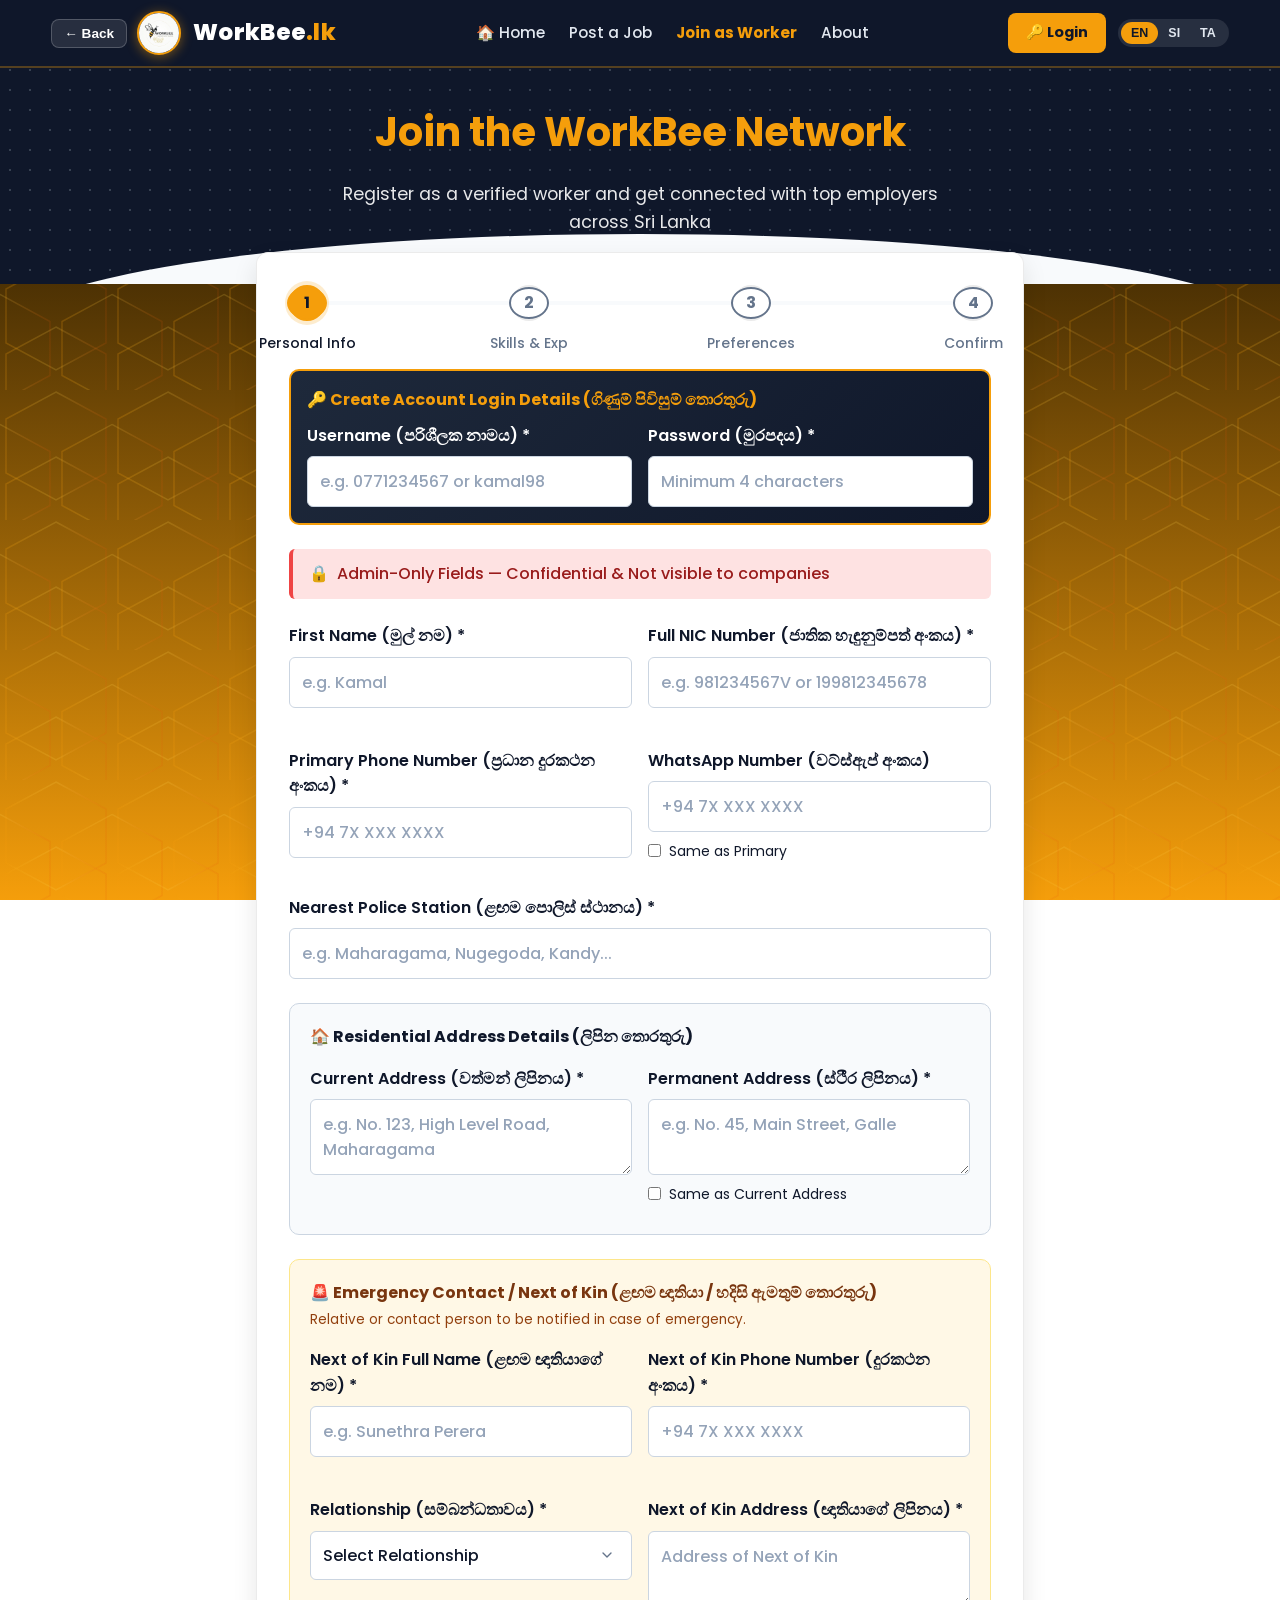
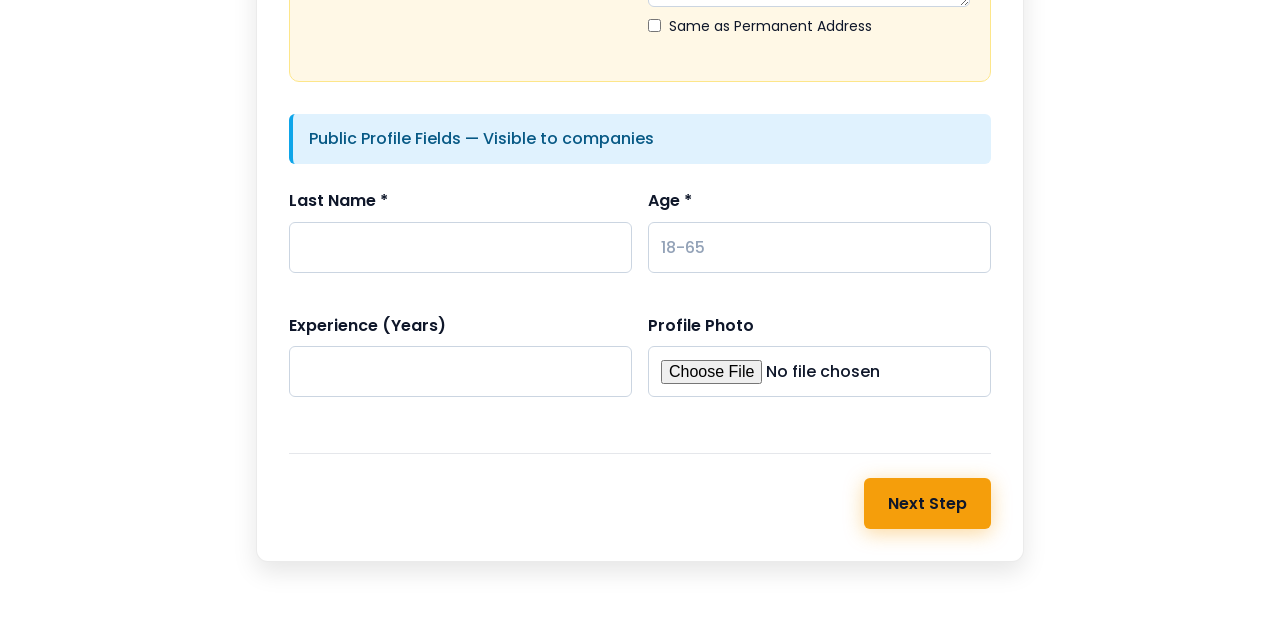
<file: register-worker.html>
<!DOCTYPE html>
<html lang="en">
<head>
    <meta charset="UTF-8">
    <meta name="viewport" content="width=device-width, initial-scale=1.0">
    <title>Worker Registration - WorkBee.lk</title>
    <link href="https://fonts.googleapis.com/css2?family=Poppins:wght@300;400;500;600;700;800&display=swap" rel="stylesheet">
    <link rel="stylesheet" href="css/main.css?v=13">
    <link rel="stylesheet" href="css/components.css?v=13">
    <link rel="stylesheet" href="css/forms.css?v=13">
    <style>
        :root {
            --primary: #F59E0B;
            --primary-dark: #D97706;
            --dark: #0F172A;
            --dark-slate: #1E293B;
            --light: #F8FAFC;
            --success: #10B981;
            --gray: #64748B;
            --danger: #EF4444;
            --accent-cyan: #06B6D4;
        }
        body { margin: 0; font-family: 'Poppins', system-ui, -apple-system, sans-serif; background: linear-gradient(to bottom, #000000 0%, #F59E0B 100%); background-attachment: fixed; color: #ffffff; }
        .navbar { background: var(--dark); padding: 10px 4%; color: white; display: flex; align-items: center; justify-content: space-between; position: fixed; top: 0; width: 100%; z-index: 1000; box-sizing: border-box; border-bottom: 2px solid rgba(245, 158, 11, 0.3); }
        
        .page-header { background: var(--dark); color: white; padding: 100px 1.5rem 3rem; text-align: center; background-image: radial-gradient(#374151 1px, transparent 1px); background-size: 20px 20px; }
        .page-header h2 { margin: 0 0 1rem; font-size: clamp(1.8rem, 4vw, 2.5rem); color: var(--primary); }
        .page-header p { margin: 0; font-size: 1.1rem; opacity: 0.9; max-width: 600px; margin: 0 auto; }

        .container { max-width: 800px; margin: -2rem auto 4rem; padding: 0 1rem; position: relative; z-index: 10; }
        .form-card { background: white; border-radius: 12px; box-shadow: 0 10px 25px rgba(0,0,0,0.1); padding: 2rem; overflow: hidden; position: relative; }
        
        /* Progress Indicator */
        .progress-container { display: flex; justify-content: space-between; position: relative; margin-bottom: 3rem; }
        .progress-container::before { content: ''; background: var(--light); position: absolute; top: 50%; left: 0; transform: translateY(-50%); height: 4px; width: 100%; z-index: 1; }
        .progress-step { position: relative; z-index: 2; display: flex; flex-direction: column; align-items: center; gap: 0.5rem; background: white; padding: 0 0.5rem; }
        .step-circle { width: 40px; height: 40px; border-radius: 50%; background: white; border: 2px solid var(--gray); display: flex; align-items: center; justify-content: center; font-weight: bold; color: var(--gray); transition: all 0.3s; }
        .step-label { font-size: 0.875rem; color: var(--gray); font-weight: 500; position: absolute; top: 45px; white-space: nowrap; }
        
        .progress-step.active .step-circle { background: var(--primary); border-color: var(--primary); color: var(--dark); }
        .progress-step.active .step-label { color: var(--dark); }
        .progress-step.completed .step-circle { background: var(--success); border-color: var(--success); color: white; }
        
        /* Form Steps */
        .form-step { display: none; animation: slideInRight 0.3s forwards; }
        .form-step.active { display: block; }
        .form-step.slide-out-left { animation: slideOutLeft 0.3s forwards; }
        .form-step.slide-in-left { animation: slideInLeft 0.3s forwards; }
        .form-step.slide-out-right { animation: slideOutRight 0.3s forwards; }
        
        @keyframes slideInRight { from { opacity: 0; transform: translateX(50px); } to { opacity: 1; transform: translateX(0); } }
        @keyframes slideOutLeft { from { opacity: 1; transform: translateX(0); } to { opacity: 0; transform: translateX(-50px); display: none; } }
        @keyframes slideInLeft { from { opacity: 0; transform: translateX(-50px); } to { opacity: 1; transform: translateX(0); } }
        @keyframes slideOutRight { from { opacity: 1; transform: translateX(0); } to { opacity: 0; transform: translateX(50px); display: none; } }
        @keyframes shake { 0%, 100% { transform: translateX(0); } 25% { transform: translateX(-10px); } 75% { transform: translateX(10px); } }
        .error-shake { animation: shake 0.4s; border-color: var(--danger) !important; }

        /* Form Elements */
        .form-group { margin-bottom: 1.5rem; }
        .form-group label { display: block; margin-bottom: 0.5rem; font-weight: 600; color: var(--dark) !important; }
        .form-control { width: 100%; padding: 0.75rem; border: 1px solid #cbd5e1; border-radius: 6px; font-size: 1rem; box-sizing: border-box; transition: border-color 0.2s; color: #0F172A !important; background-color: #ffffff !important; font-weight: 500; }
        .form-control::placeholder { color: #94a3b8 !important; opacity: 1; }
        .form-control option { color: #0F172A !important; background-color: #ffffff !important; }
        .form-control:focus { outline: none; border-color: var(--primary-dark); box-shadow: 0 0 0 3px rgba(250, 204, 21, 0.2); }
        .grid-2 { display: grid; grid-template-columns: 1fr 1fr; gap: 1rem; }
        @media (max-width: 768px) { .grid-2 { grid-template-columns: 1fr; } }
        
        .admin-banner { background: #fee2e2; color: #991b1b; padding: 0.75rem 1rem; border-radius: 6px; margin-bottom: 1.5rem; display: flex; align-items: center; gap: 0.5rem; font-weight: 500; border-left: 4px solid var(--danger); }
        .public-banner { background: #e0f2fe; color: #075985; padding: 0.75rem 1rem; border-radius: 6px; margin: 2rem 0 1.5rem; font-weight: 500; border-left: 4px solid #0ea5e9; }
        
        /* Chips & Selectors */
        .category-grid { display: grid; grid-template-columns: repeat(auto-fit, minmax(150px, 1fr)); gap: 1rem; margin-bottom: 1.5rem; }
        .category-card { border: 2px solid #e5e7eb; border-radius: 8px; padding: 1.5rem 1rem; text-align: center; cursor: pointer; transition: all 0.2s; background: white; color: #0F172A !important; font-weight: 700 !important; }
        .category-card:hover { border-color: var(--primary); }
        .category-card.selected { border-color: var(--primary); background: #fefce8; color: #0F172A !important; box-shadow: 0 4px 6px -1px rgba(250, 204, 21, 0.1); }
        .category-icon { font-size: 2rem; margin-bottom: 0.5rem; }
        
        .chip-group { display: flex; flex-wrap: wrap; gap: 0.5rem; margin-bottom: 1.5rem; }
        .chip { padding: 0.6rem 1.2rem; border: 2px solid #94a3b8; border-radius: 999px; cursor: pointer; user-select: none; transition: all 0.2s; background: #ffffff !important; color: #0F172A !important; font-weight: 700 !important; font-size: 0.95rem; }
        .chip:hover { border-color: var(--primary); color: #0F172A !important; }
        .chip.selected { background: #0F172A !important; color: #ffffff !important; border-color: #0F172A !important; font-weight: 700 !important; }

        .radio-card-group { display: grid; grid-template-columns: 1fr 1fr; gap: 1rem; }
        .radio-card { border: 2px solid #e5e7eb; border-radius: 8px; padding: 1rem; cursor: pointer; display: flex; align-items: center; gap: 0.75rem; transition: all 0.2s; }
        .radio-card.selected { border-color: var(--primary); background: #fefce8; }
        .radio-card input { display: none; }

        /* Actions */
        .form-actions { display: flex; justify-content: space-between; margin-top: 2rem; padding-top: 1.5rem; border-top: 1px solid #e5e7eb; }
        .btn { padding: 0.75rem 1.5rem; border-radius: 6px; font-weight: 600; font-size: 1rem; cursor: pointer; border: none; transition: all 0.2s; }
        .btn-outline { background: white; border: 1px solid #d1d5db; color: var(--dark); }
        .btn-outline:hover { background: #f3f4f6; }
        .btn-primary { background: var(--primary); color: var(--dark); }
        .btn-primary:hover { background: var(--primary-dark); }
        .btn-success { background: var(--success); color: white; }
        .btn-success:hover { background: #16a34a; }

        /* Success State */
        .success-state { text-align: center; display: none; padding: 3rem 0; }
        .success-icon { width: 80px; height: 80px; background: var(--success); border-radius: 50%; color: white; display: flex; align-items: center; justify-content: center; font-size: 40px; margin: 0 auto 1.5rem; animation: scaleIn 0.5s cubic-bezier(0.175, 0.885, 0.32, 1.275); }
        @keyframes scaleIn { 0% { transform: scale(0); } 100% { transform: scale(1); } }
        
        .preview-card { background: #f8f9fa; border: 1px solid #e5e7eb; border-radius: 8px; padding: 1.5rem; margin-bottom: 1.5rem; text-align: left; }
        .preview-item { margin-bottom: 0.75rem; border-bottom: 1px dashed #d1d5db; padding-bottom: 0.5rem; display: flex; justify-content: space-between; }
        .preview-item span:first-child { font-weight: 600; color: #6b7280; }

        .checkbox-group { display: flex; align-items: flex-start; gap: 0.5rem; }
        .checkbox-group input { margin-top: 0.25rem; }

        .hidden { display: none !important; }
    </style>
    <!-- ===== PWA - Progressive Web App ===== -->
    <link rel="manifest" href="manifest.json">
    <meta name="mobile-web-app-capable" content="yes">
    <meta name="apple-mobile-web-app-capable" content="yes">
    <meta name="apple-mobile-web-app-status-bar-style" content="black-translucent">
    <meta name="apple-mobile-web-app-title" content="WorkBee">
    <meta name="application-name" content="WorkBee">
    <meta name="msapplication-TileColor" content="#0f172a">
    <meta name="msapplication-TileImage" content="assets/icons/icon-144.png">
    <meta name="theme-color" content="#F59E0B">
    <!-- Apple Touch Icons -->
    <link rel="apple-touch-icon" href="assets/icons/icon-180.png">
    <link rel="apple-touch-icon" sizes="152x152" href="assets/icons/icon-152.png">
    <link rel="apple-touch-icon" sizes="144x144" href="assets/icons/icon-144.png">
    <link rel="apple-touch-icon" sizes="128x128" href="assets/icons/icon-128.png">
    <link rel="icon" type="image/png" sizes="192x192" href="assets/icons/icon-192.png">
    <link rel="icon" type="image/png" sizes="96x96" href="assets/icons/icon-96.png">
    <!-- ===== END PWA ===== -->
</head>
<body>
    <nav class="navbar" id="navbar">
        <div style="display: flex; align-items: center; gap: 10px;">
            <button onclick="window.history.back()" class="btn-back" style="display: inline-flex; align-items: center; gap: 4px; background: rgba(255,255,255,0.1); color: white; border: 1px solid rgba(255,255,255,0.2); padding: 6px 12px; border-radius: 8px; font-weight: 600; cursor: pointer; font-size: 0.85rem; white-space: nowrap;">← Back</button>
            <a href="index.html" class="logo-container">
                <img src="assets/logo.jpg" alt="WorkBee.lk Logo" class="brand-logo-img" onerror="this.onerror=null; this.src='logo.jpg';">
                <span class="logo-text">WorkBee<span class="logo-ext">.lk</span></span>
            </a>
        </div>
        <div class="nav-links">
            <a href="index.html">🏠 Home</a>
            <a href="register-company.html">Post a Job</a>
            <a href="register-worker.html" class="active" style="color: #F59E0B; font-weight: 700;">Join as Worker</a>
            <a href="index.html#sectors">About</a>
        </div>
        <div class="nav-actions">
            <div id="nav-auth-container" style="display: flex; align-items: center; gap: 8px;">
                <a href="login.html" style="background:#F59E0B;color:#0f172a;padding:8px 18px;border-radius:8px;text-decoration:none;font-weight:700;font-size:0.9rem;white-space: nowrap;">🔑 Login</a>
            </div>
            <div class="lang-switcher">
                <button class="lang-btn active">EN</button>
                <button class="lang-btn">SI</button>
                <button class="lang-btn">TA</button>
            </div>
        </div>
        <button class="mobile-menu-btn" onclick="toggleMobileMenu()" aria-label="Toggle navigation menu">☰</button>
    </nav>

    <header class="page-header">
        <h2>Join the WorkBee Network</h2>
        <p>Register as a verified worker and get connected with top employers across Sri Lanka</p>
    </header>

    <main class="container">
        <div class="form-card">
            <div class="progress-container" id="progress-container">
                <div class="progress-step active" data-step="1">
                    <div class="step-circle">1</div>
                    <div class="step-label">Personal Info</div>
                </div>
                <div class="progress-step" data-step="2">
                    <div class="step-circle">2</div>
                    <div class="step-label">Skills & Exp</div>
                </div>
                <div class="progress-step" data-step="3">
                    <div class="step-circle">3</div>
                    <div class="step-label">Preferences</div>
                </div>
                <div class="progress-step" data-step="4">
                    <div class="step-circle">4</div>
                    <div class="step-label">Confirm</div>
                </div>
            </div>

            <form id="workerForm" onsubmit="return false;">
                <!-- STEP 1 -->
                <div class="form-step active" id="step1">
                                        <div style="background:linear-gradient(135deg, #1e293b 0%, #0f172a 100%);border:2px solid #F59E0B;padding:16px;border-radius:10px;margin-bottom:1.5rem;">
                        <h4 style="color:#F59E0B;margin:0 0 10px;font-size:1rem;">🔑 Create Account Login Details (ගිණුම් පිවිසුම් තොරතුරු)</h4>
                        <div class="grid-2">
                            <div class="form-group" style="margin-bottom:0;">
                                <label style="color:white !important;">Username (පරිශීලක නාමය) *</label>
                                <input type="text" class="form-control req" id="regUsername" placeholder="e.g. 0771234567 or kamal98" required>
                            </div>
                            <div class="form-group" style="margin-bottom:0;">
                                <label style="color:white !important;">Password (මුරපදය) *</label>
                                <input type="password" class="form-control req" id="regPassword" placeholder="Minimum 4 characters" required>
                            </div>
                        </div>
                    </div>

                    <div class="admin-banner">
                        <span>🔒</span> Admin-Only Fields — Confidential & Not visible to companies
                    </div>
                    <div class="grid-2">
                        <div class="form-group">
                            <label>First Name (මුල් නම) *</label>
                            <input type="text" class="form-control req" id="firstName" placeholder="e.g. Kamal">
                        </div>
                        <div class="form-group">
                            <label>Full NIC Number (ජාතික හැඳුනුම්පත් අංකය) *</label>
                            <input type="text" class="form-control req" id="nic" placeholder="e.g. 981234567V or 199812345678">
                        </div>
                        <div class="form-group">
                            <label>Primary Phone Number (ප්‍රධාන දුරකථන අංකය) *</label>
                            <input type="tel" class="form-control req" id="phone" placeholder="+94 7X XXX XXXX">
                        </div>
                        <div class="form-group">
                            <label>WhatsApp Number (වට්ස්ඇප් අංකය)</label>
                            <input type="tel" class="form-control" id="whatsapp" placeholder="+94 7X XXX XXXX">
                            <div class="checkbox-group" style="margin-top:0.5rem; font-size:0.875rem;">
                                <input type="checkbox" id="samePhone" onchange="document.getElementById('whatsapp').value = this.checked ? document.getElementById('phone').value : ''">
                                <label for="samePhone" style="margin:0; font-weight:normal; color:#475569;">Same as Primary</label>
                            </div>
                        </div>
                    </div>

                    <div class="form-group" style="margin-top: 0.5rem;">
                        <label>Nearest Police Station (ළඟම පොලිස් ස්ථානය) *</label>
                        <input type="text" class="form-control req" id="policeStation" placeholder="e.g. Maharagama, Nugegoda, Kandy...">
                    </div>

                    <!-- Residential Address Section -->
                    <div style="background: #f8fafc; border: 1.5px solid #cbd5e1; border-radius: 10px; padding: 1.25rem; margin-top: 1rem; margin-bottom: 1.5rem;">
                        <h4 style="margin: 0 0 1rem; color: #0F172A; font-size: 1rem; display: flex; align-items: center; gap: 8px;">
                            🏠 Residential Address Details (ලිපින තොරතුරු)
                        </h4>
                        <div class="grid-2">
                            <div class="form-group" style="margin-bottom: 0.5rem;">
                                <label>Current Address (වත්මන් ලිපිනය) *</label>
                                <textarea class="form-control req" id="currentAddress" rows="2" placeholder="e.g. No. 123, High Level Road, Maharagama"></textarea>
                            </div>
                            <div class="form-group" style="margin-bottom: 0.5rem;">
                                <label>Permanent Address (ස්ථීර ලිපිනය) *</label>
                                <textarea class="form-control req" id="permanentAddress" rows="2" placeholder="e.g. No. 45, Main Street, Galle"></textarea>
                                <div class="checkbox-group" style="margin-top:0.5rem; font-size:0.875rem;">
                                    <input type="checkbox" id="sameAddress" onchange="if(this.checked){ document.getElementById('permanentAddress').value = document.getElementById('currentAddress').value; }">
                                    <label for="sameAddress" style="margin:0; font-weight:normal; color:#475569;">Same as Current Address</label>
                                </div>
                            </div>
                        </div>
                    </div>

                    <!-- Emergency Contact / Next of Kin Section -->
                    <div style="background: #fff8e6; border: 1.5px solid #fde68a; border-radius: 10px; padding: 1.25rem; margin-bottom: 1.5rem;">
                        <h4 style="margin: 0 0 0.25rem; color: #78350f; font-size: 1rem; display: flex; align-items: center; gap: 8px;">
                            🚨 Emergency Contact / Next of Kin (ළඟම ඥාතියා / හදිසි ඇමතුම් තොරතුරු)
                        </h4>
                        <p style="font-size: 0.85rem; color: #92400e; margin: 0 0 1rem;">Relative or contact person to be notified in case of emergency.</p>
                        
                        <div class="grid-2">
                            <div class="form-group">
                                <label>Next of Kin Full Name (ළඟම ඥාතියාගේ නම) *</label>
                                <input type="text" class="form-control req" id="nextOfKinName" placeholder="e.g. Sunethra Perera">
                            </div>
                            <div class="form-group">
                                <label>Next of Kin Phone Number (දුරකථන අංකය) *</label>
                                <input type="tel" class="form-control req" id="nextOfKinPhone" placeholder="+94 7X XXX XXXX">
                            </div>
                            <div class="form-group">
                                <label>Relationship (සම්බන්ධතාවය) *</label>
                                <select class="form-control req" id="nextOfKinRelationship">
                                    <option value="">Select Relationship</option>
                                    <option value="Parent (මව / පියා)">Parent (මව / පියා)</option>
                                    <option value="Spouse (ස්වාමියා / බිරිඳ)">Spouse (ස්වාමියා / බිරිඳ)</option>
                                    <option value="Child (පුතා / දියණිය)">Child (පුතා / දියණිය)</option>
                                    <option value="Sibling (සහෝදරයා / සහෝදරිය)">Sibling (සහෝදරයා / සහෝදරිය)</option>
                                    <option value="Relative (ඥාතියා)">Relative (ඥාතියා)</option>
                                    <option value="Guardian / Friend (භාරකරු / මිතුරා)">Guardian / Friend (භාරකරු / මිතුරා)</option>
                                </select>
                            </div>
                            <div class="form-group">
                                <label>Next of Kin Address (ඥාතියාගේ ලිපිනය) *</label>
                                <textarea class="form-control req" id="nextOfKinAddress" rows="2" placeholder="Address of Next of Kin"></textarea>
                                <div class="checkbox-group" style="margin-top:0.5rem; font-size:0.875rem;">
                                    <input type="checkbox" id="sameKinAddress" onchange="if(this.checked){ document.getElementById('nextOfKinAddress').value = document.getElementById('permanentAddress').value || document.getElementById('currentAddress').value; }">
                                    <label for="sameKinAddress" style="margin:0; font-weight:normal; color:#475569;">Same as Permanent Address</label>
                                </div>
                            </div>
                        </div>
                    </div>

                    <div class="public-banner">Public Profile Fields — Visible to companies</div>
                    <div class="grid-2">
                        <div class="form-group">
                            <label>Last Name *</label>
                            <input type="text" class="form-control req" id="lastName">
                        </div>
                        <div class="form-group">
                            <label>Age *</label>
                            <input type="number" class="form-control req" id="age" min="18" max="65" placeholder="18-65">
                        </div>
                        <div class="form-group">
                            <label>Experience (Years)</label>
                            <input type="number" class="form-control" id="expYears" min="0">
                        </div>
                        <div class="form-group">
                            <label>Profile Photo</label>
                            <input type="file" class="form-control" accept="image/*">
                        </div>
                    </div>
                </div>

                <!-- STEP 2 -->
                <div class="form-step" id="step2">
                    <div class="form-group">
                        <label>What are your skills? (Select categories)</label>
                        <div class="category-grid" style="grid-template-columns: repeat(auto-fit, minmax(180px, 1fr));">
                            <div class="category-card" onclick="toggleCategory(this, 'Construction')">
                                <div class="category-icon">🏗️</div>
                                <div>Construction</div>
                            </div>
                            <div class="category-card" onclick="toggleCategory(this, 'Hospitality')">
                                <div class="category-icon">🍽️</div>
                                <div>Hotel & Hospitality</div>
                            </div>
                            <div class="category-card" onclick="toggleCategory(this, 'Logistics')">
                                <div class="category-icon">⚙️</div>
                                <div>Factory & Logistics</div>
                            </div>
                            <div class="category-card" onclick="toggleCategory(this, 'Cleaning')">
                                <div class="category-icon">✨</div>
                                <div>Cleaning Services</div>
                            </div>
                            <div class="category-card" onclick="toggleCategory(this, 'IT')">
                                <div class="category-icon">💻</div>
                                <div>Information Technology</div>
                            </div>
                            <div class="category-card" onclick="toggleCategory(this, 'Electronics')">
                                <div class="category-icon">⚡</div>
                                <div>Electronics & Electrical</div>
                            </div>
                        </div>
                    </div>

                    <div id="skills-container">
                        <!-- Populated by JS based on categories -->
                    </div>

                    <div class="form-group" style="margin-top: 1.5rem; background: #fff8e6; padding: 1.25rem; border-radius: 12px; border: 2px solid #fde68a;">
                        <div id="selected-skills-header" style="display: none; margin-bottom: 0.75rem;">
                            <label style="color: #0F172A; font-weight: 700; font-size: 1rem; display: flex; align-items: center; gap: 8px;">
                                ✅ Added / Selected Skills (<span id="selected-skills-count">0</span>)
                            </label>
                        </div>
                        <div id="custom-skills-list" class="chip-group" style="margin-bottom: 1rem;"></div>
                        
                        <label style="color: #92400e; font-weight: 600; font-size: 0.9rem;">➕ Add Other / Custom Skills</label>
                        <p style="font-size: 0.85rem; color: #b45309; margin-top: -2px; margin-bottom: 8px;">If your exact skill is not listed above, type it here to add it to your profile:</p>
                        <div style="display: flex; gap: 8px;">
                            <input type="text" id="customSkillInput" class="form-control" placeholder="e.g., Solar Inverter Repair, CCTV Wiring..." style="flex:1;">
                            <button type="button" class="btn btn-dark" onclick="addCustomSkill()" style="white-space: nowrap;">+ Add Skill</button>
                        </div>
                    </div>

                    <div class="form-group" style="margin-top: 1.5rem;">
                        <label>Tell us about your work experience (Optional)</label>
                        <textarea class="form-control" rows="4" placeholder="Briefly describe your past jobs and responsibilities..."></textarea>
                    </div>
                </div>

                <!-- STEP 3 -->
                <div class="form-step" id="step3">
                    <div class="grid-2">
                        <div class="form-group">
                            <label>Home District *</label>
                            <select class="form-control req" id="homeDistrict">
                                <option value="">Select District</option>
                                <option>Ampara</option><option>Anuradhapura</option><option>Badulla</option><option>Batticaloa</option><option>Colombo</option><option>Galle</option><option>Gampaha</option><option>Hambantota</option><option>Jaffna</option><option>Kalutara</option><option>Kandy</option><option>Kegalle</option><option>Kilinochchi</option><option>Kurunegala</option><option>Mannar</option><option>Matale</option><option>Matara</option><option>Moneragala</option><option>Mullaitivu</option><option>Nuwara Eliya</option><option>Polonnaruwa</option><option>Puttalam</option><option>Ratnapura</option><option>Trincomalee</option><option>Vavuniya</option>
                            </select>
                        </div>
                        <div class="form-group">
                            <label>Preferred Working Districts</label>
                            <div class="chip-group" id="prefDistricts">
                                <div class="chip" onclick="this.classList.toggle('selected')">Colombo</div>
                                <div class="chip" onclick="this.classList.toggle('selected')">Gampaha</div>
                                <div class="chip" onclick="this.classList.toggle('selected')">Kandy</div>
                                <div class="chip" onclick="this.classList.toggle('selected')">Galle</div>
                                <div class="chip" onclick="this.classList.toggle('selected')">Anywhere</div>
                            </div>
                        </div>
                    </div>

                    <div class="form-group">
                        <label>Preferred Shift</label>
                        <div class="chip-group" id="prefShifts">
                            <div class="chip" onclick="this.classList.toggle('selected')">🌅 Day Shift</div>
                            <div class="chip" onclick="this.classList.toggle('selected')">🌙 Night Shift</div>
                            <div class="chip" onclick="this.classList.toggle('selected')">🕐 24-Hour</div>
                            <div class="chip" onclick="this.classList.toggle('selected')">🔄 Flexible</div>
                        </div>
                    </div>

                    <div class="form-group">
                        <label>Preferred Work Days</label>
                        <div class="chip-group" id="prefDays">
                            <div class="chip" onclick="this.classList.toggle('selected')">📅 Daily Wage</div>
                            <div class="chip" onclick="this.classList.toggle('selected')">🗓️ Weekdays Only</div>
                            <div class="chip" onclick="this.classList.toggle('selected')">📆 Weekends Only</div>
                            <div class="chip" onclick="this.classList.toggle('selected')">📋 Full-Month Contract</div>
                        </div>

                        <!-- Specific Available Date Range (From Date & To Date) -->
                        <div style="margin-top: 1rem; background: #fff8e6; padding: 1rem; border-radius: 10px; border: 1.5px solid #fde68a;">
                            <label style="color: #0F172A; font-weight: 700; display: flex; align-items: center; gap: 8px; margin-bottom: 0.25rem;">
                                📅 Specific Available Date Range (From & To Date)
                            </label>
                            <p style="font-size: 0.85rem; color: #64748B; margin-top: 0; margin-bottom: 10px;">
                                Defaulted to current month (<span id="current-month-badge" style="font-weight: 700; color: #D97706;"></span>) based on system clock:
                            </p>
                            <div class="grid-2">
                                <div>
                                    <label style="font-size: 0.85rem; font-weight: 600; color: #334155; margin-bottom: 4px; display: block;">From Date *</label>
                                    <input type="date" id="prefFromDate" class="form-control" style="font-weight: 600; color: #0F172A; background: #ffffff;">
                                </div>
                                <div>
                                    <label style="font-size: 0.85rem; font-weight: 600; color: #334155; margin-bottom: 4px; display: block;">To Date *</label>
                                    <input type="date" id="prefToDate" class="form-control" style="font-weight: 600; color: #0F172A; background: #ffffff;">
                                </div>
                            </div>
                        </div>
                    </div>

                    <div class="form-group">
                        <label>Notice Period</label>
                        <div class="radio-card-group">
                            <label class="radio-card selected" onclick="document.querySelectorAll('.radio-card').forEach(e=>e.classList.remove('selected')); this.classList.add('selected'); document.getElementById('notice1').checked = true;">
                                <input type="radio" name="notice" id="notice1" value="Immediate" checked>
                                <span style="font-size: 1.5rem;">⚡</span>
                                <div><strong>Immediate</strong><div style="font-size:0.8rem;color:var(--gray);">Ready to start now</div></div>
                            </label>
                            <label class="radio-card" onclick="document.querySelectorAll('.radio-card').forEach(e=>e.classList.remove('selected')); this.classList.add('selected'); document.getElementById('notice2').checked = true;">
                                <input type="radio" name="notice" id="notice2" value="2-3 Days">
                                <span style="font-size: 1.5rem;">📅</span>
                                <div><strong>2-3 Days</strong><div style="font-size:0.8rem;color:var(--gray);">Need brief notice</div></div>
                            </label>
                        </div>
                    </div>
                </div>

                <!-- STEP 4 -->
                <div class="form-step" id="step4">
                    <h3 style="margin-top:0;">Review & Confirm</h3>
                    <p style="color:var(--gray); margin-bottom: 1.5rem;">Please review your details before submitting.</p>
                    
                    <div class="preview-card">
                        <div style="text-align: center; margin-bottom: 1rem;">
                            <span style="background: var(--dark); color: var(--primary); padding: 0.25rem 0.75rem; border-radius: 999px; font-weight: bold; font-family: monospace;">Assigned ID: #WB-592A</span>
                        </div>
                        <h4 style="border-bottom: 2px solid var(--primary); padding-bottom: 0.5rem; margin-top:0;">Public Profile Preview</h4>
                        <div class="preview-item"><span>Worker Name:</span> <span id="prevName">-</span></div>
                        <div class="preview-item"><span>Age & Exp:</span> <span id="prevAgeExp">-</span></div>
                        <div class="preview-item"><span>Skills:</span> <span id="prevSkills">-</span></div>
                        <div class="preview-item"><span>Preferred Locations:</span> <span id="prevLoc">-</span></div>
                        <div class="preview-item"><span>Available Dates:</span> <span id="prevDates" style="color: #D97706; font-weight: 700;">-</span></div>
                        <div class="preview-item" style="border:none;"><span>Notice Period:</span> <span id="prevNotice">-</span></div>
                    </div>
                    
                    <p style="font-size: 0.875rem; color: #4b5563;">🔒 <strong>Note:</strong> Your personal contact info (First Name, NIC, Phone) is securely stored and only accessible to WorkBee Admin.</p>
                    
                    <div class="checkbox-group" style="margin-top: 1.5rem; background: #fefce8; padding: 1rem; border-radius: 6px; border: 1px solid #fef08a;">
                        <input type="checkbox" id="terms" class="req-check">
                        <label for="terms">I agree to WorkBee <a href="terms-of-service.html" target="_blank" style="color:#D97706;text-decoration:underline;">Terms of Service</a> & <a href="privacy-policy.html" target="_blank" style="color:#D97706;text-decoration:underline;">Privacy Policy</a> *</label>
                    </div>
                </div>

                <!-- Form Navigation -->
                <div class="form-actions" id="formActions">
                    <button type="button" class="btn btn-outline" id="btnBack" style="visibility: hidden;" onclick="nextPrev(-1)">Back</button>
                    <button type="button" class="btn btn-primary" id="btnNext" onclick="nextPrev(1)">Next Step</button>
                    <button type="button" class="btn btn-success hidden" id="btnSubmit" onclick="submitForm()">✅ Complete Registration</button>
                </div>
            </form>
            
            <!-- Success State -->
            <div class="success-state" id="successState">
                <div class="success-icon">✓</div>
                <h2 style="color: var(--success); margin-bottom: 0.5rem;">Registration Successful!</h2>
                <h3 style="margin-top: 0;">Your Worker ID: <span id="assignedWorkerId" style="color: var(--dark);">#WB-592A</span></h3>
                <div style="background:#f0fdf4;border:1.5px solid #86efac;border-radius:10px;padding:14px;margin:1rem auto;max-width:400px;text-align:left;">
                    <div style="font-weight:700;color:#166534;margin-bottom:6px;">🔑 Your Login Credentials:</div>
                    <div style="color:#15803d;font-size:0.95rem;">Username: <strong id="displayUsername">-</strong></div>
                    <div style="color:#15803d;font-size:0.95rem;">Password: Your chosen password</div>
                    <div style="color:#6b7280;font-size:0.82rem;margin-top:6px;">Use these to login at <a href="login.html" style="color:#D97706;">login.html</a></div>
                </div>
                <p style="color: var(--gray); font-size: 1.0rem; max-width: 400px; margin: 0.5rem auto 1.5rem;">WorkBee admin will review your profile within 24 hours. You can login and view your dashboard anytime.</p>
                <div style="display:flex;gap:12px;justify-content:center;flex-wrap:wrap;">
                    <a href="login.html" class="btn btn-primary" style="text-decoration:none; display:inline-block;">🔑 Login Now</a>
                    <a href="workers.html" class="btn btn-outline" style="text-decoration:none; display:inline-block;">View Worker Directory</a>
                </div>
            </div>
        </div>
    </main>

    <script>
        // Multi-step logic
        let currentTab = 0;
        document.addEventListener("DOMContentLoaded", () => {
            initDateDefaults();
        });

        function initDateDefaults() {
            const today = new Date();
            const year = today.getFullYear();
            const month = today.getMonth();
            
            const monthNames = ["January", "February", "March", "April", "May", "June", "July", "August", "September", "October", "November", "December"];
            const monthBadge = document.getElementById("current-month-badge");
            if (monthBadge) {
                monthBadge.innerText = monthNames[month] + " " + year;
            }
            
            const yyyy = year;
            const mm = String(month + 1).padStart(2, '0');
            const dd = String(today.getDate()).padStart(2, '0');
            const todayStr = `${yyyy}-${mm}-${dd}`;
            
            const lastDayObj = new Date(year, month + 1, 0);
            const lastDd = String(lastDayObj.getDate()).padStart(2, '0');
            const endOfMonthStr = `${yyyy}-${mm}-${lastDd}`;
            
            const fromInput = document.getElementById("prefFromDate");
            const toInput = document.getElementById("prefToDate");
            
            if (fromInput && !fromInput.value) {
                fromInput.value = todayStr;
                fromInput.min = todayStr;
            }
            if (toInput && !toInput.value) {
                toInput.value = endOfMonthStr;
                toInput.min = todayStr;
            }
        }

        showTab(currentTab);

        function showTab(n) {
            let x = document.getElementsByClassName("form-step");
            x[n].classList.add("active");
            x[n].classList.remove("slide-in-left", "slide-in-right", "slide-out-left", "slide-out-right");
            
            if (n == 0) {
                document.getElementById("btnBack").style.visibility = "hidden";
            } else {
                document.getElementById("btnBack").style.visibility = "visible";
            }
            if (n == (x.length - 1)) {
                document.getElementById("btnNext").classList.add("hidden");
                document.getElementById("btnSubmit").classList.remove("hidden");
                updatePreview();
            } else {
                document.getElementById("btnNext").classList.remove("hidden");
                document.getElementById("btnSubmit").classList.add("hidden");
                document.getElementById("btnNext").innerHTML = "Next Step";
            }
            updateProgress(n);
        }

        function nextPrev(n) {
            let x = document.getElementsByClassName("form-step");
            if (n == 1 && !validateForm()) return false;
            
            // Animations
            x[currentTab].classList.remove("active", "slide-in-left", "slide-in-right");
            if(n == 1) x[currentTab].classList.add("slide-out-left");
            else x[currentTab].classList.add("slide-out-right");

            currentTab = currentTab + n;
            
            setTimeout(() => {
                x[currentTab-n].classList.remove("active", "slide-out-left", "slide-out-right");
                x[currentTab].classList.add("active");
                if(n == 1) x[currentTab].classList.add("slide-in-right");
                else x[currentTab].classList.add("slide-in-left");
                showTab(currentTab);
            }, 300);
        }

        function validateForm() {
            let x, y, i, valid = true;
            x = document.getElementsByClassName("form-step");
            y = x[currentTab].getElementsByClassName("req");
            for (i = 0; i < y.length; i++) {
                if (y[i].value == "") {
                    y[i].classList.add("error-shake");
                    setTimeout((el) => el.classList.remove("error-shake"), 400, y[i]);
                    valid = false;
                }
            }
            if(currentTab === 3) {
                let terms = document.getElementById("terms");
                if(!terms.checked) {
                    terms.parentElement.classList.add("error-shake");
                    setTimeout((el) => el.classList.remove("error-shake"), 400, terms.parentElement);
                    valid = false;
                }
            }
            return valid;
        }

        function updateProgress(n) {
            let steps = document.getElementsByClassName("progress-step");
            for (let i = 0; i < steps.length; i++) {
                steps[i].classList.remove("active", "completed");
                if(i < n) steps[i].classList.add("completed");
                if(i == n) steps[i].classList.add("active");
            }
        }

        function updatePreview() {
            document.getElementById("prevName").innerText = document.getElementById("lastName").value || "-";
            let age = document.getElementById("age").value;
            let exp = document.getElementById("expYears").value;
            document.getElementById("prevAgeExp").innerText = (age ? age + " yrs" : "") + (exp ? " • " + exp + " yrs exp" : "");
            
            let skills = [];
            document.querySelectorAll("#skills-container .chip.selected, #custom-skills-list .chip").forEach(el => {
                let text = el.innerText.replace('×', '').trim();
                if (text) skills.push(text);
            });
            document.getElementById("prevSkills").innerText = skills.length > 0 ? skills.join(", ") : "-";
            
            let locs = [];
            document.querySelectorAll("#prefDistricts .chip.selected").forEach(el => locs.push(el.innerText));
            if(document.getElementById("homeDistrict").value) locs.unshift(document.getElementById("homeDistrict").value + " (Home)");
            document.getElementById("prevLoc").innerText = locs.length > 0 ? locs.join(", ") : "-";
            
            let fromD = document.getElementById("prefFromDate").value;
            let toD = document.getElementById("prefToDate").value;
            document.getElementById("prevDates").innerText = (fromD && toD) ? `${fromD} → ${toD}` : "-";

            document.getElementById("prevNotice").innerText = document.querySelector('input[name="notice"]:checked').value;
        }

        function submitForm() {
            if(!validateForm()) return;

            // Get login credentials
            const regUsername = document.getElementById('regUsername') ? document.getElementById('regUsername').value.trim() : '';
            const regPassword = document.getElementById('regPassword') ? document.getElementById('regPassword').value : '';

            // Check username duplicate before proceeding
            if (regUsername && typeof Auth !== 'undefined') {
                const dupCheck = Auth.register(regUsername, regPassword, 'worker', {});
                if (!dupCheck.success) {
                    alert('⚠️ ' + dupCheck.message);
                    document.getElementById('regUsername').focus();
                    return;
                }
            }

            // Collect Worker Form Data
            const randomId = 'WB-' + Math.floor(1000 + Math.random() * 9000);
            const firstName = document.getElementById("firstName") ? document.getElementById("firstName").value.trim() : "";
            const lastName = document.getElementById("lastName") ? document.getElementById("lastName").value.trim() : "";
            const nic = document.getElementById("nic") ? document.getElementById("nic").value.trim() : "";
            const phone = document.getElementById("phone") ? document.getElementById("phone").value.trim() : "";
            const whatsapp = document.getElementById("whatsapp") ? document.getElementById("whatsapp").value.trim() : phone;
            const policeStation = document.getElementById("policeStation") ? document.getElementById("policeStation").value.trim() : "";
            const currentAddress = document.getElementById("currentAddress") ? document.getElementById("currentAddress").value.trim() : "";
            const permanentAddress = document.getElementById("permanentAddress") ? document.getElementById("permanentAddress").value.trim() : "";
            const nextOfKinName = document.getElementById("nextOfKinName") ? document.getElementById("nextOfKinName").value.trim() : "";
            const nextOfKinPhone = document.getElementById("nextOfKinPhone") ? document.getElementById("nextOfKinPhone").value.trim() : "";
            const nextOfKinRelationship = document.getElementById("nextOfKinRelationship") ? document.getElementById("nextOfKinRelationship").value : "";
            const nextOfKinAddress = document.getElementById("nextOfKinAddress") ? document.getElementById("nextOfKinAddress").value.trim() : "";
            const age = parseInt(document.getElementById("age").value) || 25;
            const expYears = parseInt(document.getElementById("expYears").value) || 0;

            // Categories & Skills
            let selectedCats = [];
            document.querySelectorAll('.category-card.selected').forEach(el => {
                let catText = el.innerText.trim();
                if(catText.includes('Construction')) selectedCats.push('Construction');
                else if(catText.includes('Hospitality')) selectedCats.push('Hospitality');
                else if(catText.includes('Logistics')) selectedCats.push('Logistics');
                else if(catText.includes('Cleaning')) selectedCats.push('Cleaning');
                else if(catText.includes('Information Technology')) selectedCats.push('IT');
                else if(catText.includes('Electronics')) selectedCats.push('Electronics');
            });
            const mainCategory = selectedCats.length > 0 ? selectedCats[0] : 'General';

            let skills = [];
            document.querySelectorAll("#skills-container .chip.selected, #custom-skills-list .chip").forEach(el => {
                let text = el.innerText.replace('×', '').trim();
                if (text) skills.push(text);
            });

            // Locations & Preferences
            const homeDistrict = document.getElementById("homeDistrict") ? document.getElementById("homeDistrict").value : "";
            let prefDistricts = [];
            document.querySelectorAll("#prefDistricts .chip.selected").forEach(el => prefDistricts.push(el.innerText.trim()));
            if(homeDistrict && !prefDistricts.includes(homeDistrict)) prefDistricts.unshift(homeDistrict);

            let prefShifts = [];
            document.querySelectorAll("#prefShifts .chip.selected").forEach(el => prefShifts.push(el.innerText.trim().replace(/^[^\w]+/, '')));
            if (prefShifts.length === 0) prefShifts = ['Day'];

            let prefDays = [];
            document.querySelectorAll("#prefDays .chip.selected").forEach(el => prefDays.push(el.innerText.trim().replace(/^[^\w]+/, '')));
            if (prefDays.length === 0) prefDays = ['Daily Wage'];

            const fromDate = document.getElementById("prefFromDate") ? document.getElementById("prefFromDate").value : "";
            const toDate = document.getElementById("prefToDate") ? document.getElementById("prefToDate").value : "";
            const noticeEl = document.querySelector('input[name="notice"]:checked');
            const noticeperiod = noticeEl ? noticeEl.value : 'Immediate';

            const newWorker = {
                id: randomId,
                firstName: firstName,
                lastName: lastName,
                nic: nic,
                phone: phone,
                whatsapp: whatsapp,
                policeStation: policeStation,
                currentAddress: currentAddress,
                permanentAddress: permanentAddress,
                nextOfKinName: nextOfKinName,
                nextOfKinPhone: nextOfKinPhone,
                nextOfKinRelationship: nextOfKinRelationship,
                nextOfKinAddress: nextOfKinAddress,
                age: age,
                experience: expYears,
                category: mainCategory,
                skills: skills.length > 0 ? skills : [mainCategory],
                locations: prefDistricts.length > 0 ? prefDistricts : ['Colombo'],
                shifts: prefShifts,
                workDays: prefDays,
                fromDate: fromDate,
                toDate: toDate,
                noticeperiod: noticeperiod,
                status: 'pending',
                date: new Date().toISOString()
            };

            newWorker.id = randomId;

            // Save to localStorage for Admin Panel
            let existingWorkers = JSON.parse(localStorage.getItem('workbee_worker_registrations') || '[]');

            // Update the auth user record with the worker profile (Auth.register already saved a placeholder)
            if (regUsername && typeof Auth !== 'undefined') {
                let users = JSON.parse(localStorage.getItem('workbee_users') || '[]');
                const uIdx = users.findIndex(u => u.username === regUsername.trim().toLowerCase());
                if (uIdx !== -1) {
                    users[uIdx].profileData = newWorker;
                    localStorage.setItem('workbee_users', JSON.stringify(users));
                    newWorker.userId = users[uIdx].id;
                    newWorker.username = regUsername;
                }
            }

            // Remove duplicate if already added by Auth.register
            existingWorkers = existingWorkers.filter(w => w.id !== randomId);
            existingWorkers.unshift(newWorker);
            localStorage.setItem('workbee_worker_registrations', JSON.stringify(existingWorkers));
            localStorage.setItem('workbee_seeded_initial', 'true');

            // Save to Firebase Cloud DB (cross-device sync to Admin panel)
            if (typeof WB_FIREBASE !== 'undefined') {
                WB_FIREBASE.saveWorker(newWorker).catch(function () {});
                if (regUsername) {
                    WB_FIREBASE.saveUser({
                        id: newWorker.userId || ('usr_' + Date.now()),
                        username: regUsername.trim().toLowerCase(),
                        password: regPassword,
                        role: 'worker',
                        profileData: newWorker,
                        createdAt: new Date().toISOString()
                    }).catch(function () {});
                }
            }

            // Display Assigned ID on Success Screen
            const successIdEl = document.getElementById("assignedWorkerId");
            if(successIdEl) successIdEl.innerText = '#' + randomId;

            // Show username in success state
            const displayUsernameEl = document.getElementById("displayUsername");
            if(displayUsernameEl && regUsername) displayUsernameEl.innerText = regUsername;

            document.getElementById("workerForm").style.display = "none";
            document.getElementById("progress-container").style.display = "none";
            let success = document.getElementById("successState");
            success.style.display = "block";
            
            // Confetti effect simulation
            for(let i=0; i<50; i++) {
                let conf = document.createElement('div');
                conf.style.position = 'absolute';
                conf.style.width = '10px';
                conf.style.height = '10px';
                conf.style.backgroundColor = ['#facc15', '#22c55e', '#ef4444', '#3b82f6'][Math.floor(Math.random()*4)];
                conf.style.left = Math.random() * 100 + '%';
                conf.style.top = '-10px';
                conf.style.zIndex = '100';
                conf.style.borderRadius = Math.random() > 0.5 ? '50%' : '0';
                document.body.appendChild(conf);
                
                let anim = conf.animate([
                    { transform: `translate3d(0,0,0) rotate(0deg)`, opacity: 1 },
                    { transform: `translate3d(${Math.random()*200 - 100}px, ${window.innerHeight}px, 0) rotate(${Math.random()*360}deg)`, opacity: 0 }
                ], { duration: Math.random()*2000 + 1000, easing: 'cubic-bezier(0.25, 0.46, 0.45, 0.94)' });
                anim.onfinish = () => conf.remove();
            }
        }

        // Skills category logic
        const skillSets = {
            'Construction': ['Mason', 'Carpenter', 'Painter', 'Helper', 'Welder'],
            'Hospitality': ['Kitchen Helper', 'Waiter', 'Room Attendant', 'Steward'],
            'Logistics': ['Packing', 'Machine Operator', 'Loader', 'Store Helper'],
            'Cleaning': ['House Cleaning', 'Commercial Cleaning', 'Gardening'],
            'IT': ['Web Design / UI Design', 'Graphic Design', 'Computer Hardware Technician', 'Software Programmer', 'Network Technician', 'Data Entry Operator', 'IT Support / Helpdesk'],
            'Electronics': ['TV / Radio Technician', '2-Phase Electrical Wiring', '3-Phase Electrical Wiring', 'Electronic Technician', 'Air Conditioning Technician', 'CCTV / Security Systems', 'Solar Panel Installation', 'Refrigerator / AC Repair']
        };

        function toggleCategory(el, cat) {
            el.classList.toggle('selected');
            renderSkills();
        }

        function renderSkills() {
            const container = document.getElementById('skills-container');
            container.innerHTML = '';
            let selectedCats = [];
            document.querySelectorAll('.category-card.selected').forEach(el => {
                if(el.innerText.includes('Construction')) selectedCats.push('Construction');
                if(el.innerText.includes('Hospitality')) selectedCats.push('Hospitality');
                if(el.innerText.includes('Logistics')) selectedCats.push('Logistics');
                if(el.innerText.includes('Cleaning')) selectedCats.push('Cleaning');
                if(el.innerText.includes('Information Technology')) selectedCats.push('IT');
                if(el.innerText.includes('Electronics & Electrical')) selectedCats.push('Electronics');
            });
            
            if(selectedCats.length > 0) {
                let html = '<div class="form-group"><label style="color: #0F172A; font-weight: 700; font-size: 1.1rem; display: block; margin-bottom: 0.5rem;">Specific Skills (Click to Add)</label><div class="chip-group">';
                selectedCats.forEach(cat => {
                    if (skillSets[cat]) {
                        skillSets[cat].forEach(skill => {
                            const safeSkill = skill.replace(/'/g, "\\'");
                            html += `<div class="chip" onclick="toggleSkillChip(this, '${safeSkill}')" style="color: #0F172A !important; font-weight: 700 !important; background: #ffffff !important;">${skill}</div>`;
                        });
                    }
                });
                html += '</div></div>';
                container.innerHTML = html;
            }
        }

        function toggleSkillChip(el, skillName) {
            el.classList.toggle('selected');
            const isSelected = el.classList.contains('selected');
            
            if (isSelected) {
                el.style.backgroundColor = '#0F172A';
                el.style.color = '#ffffff';
                el.style.borderColor = '#0F172A';
                addSkillToSelectedList(skillName);
            } else {
                el.style.backgroundColor = '#ffffff';
                el.style.color = '#0F172A';
                el.style.borderColor = '#94a3b8';
                removeSkillFromSelectedList(skillName);
            }
        }

        function addSkillToSelectedList(skillName) {
            const list = document.getElementById('custom-skills-list');
            if (!list) return;
            
            const existing = Array.from(list.querySelectorAll('.chip')).find(chip => {
                return chip.dataset.skill === skillName || chip.innerText.replace('×', '').trim() === skillName;
            });
            if (existing) return;

            const chip = document.createElement('div');
            chip.className = 'chip selected';
            chip.dataset.skill = skillName;
            chip.style.backgroundColor = '#F59E0B';
            chip.style.color = '#0F172A';
            chip.style.fontWeight = 'bold';
            chip.style.border = '2px solid #D97706';
            chip.innerHTML = `${skillName} <span style="margin-left:6px; cursor:pointer; font-weight:bold;" onclick="removeSelectedSkill(this, '${skillName}')">&times;</span>`;
            list.appendChild(chip);
            updateSelectedSkillsHeader();
        }

        function removeSkillFromSelectedList(skillName) {
            const list = document.getElementById('custom-skills-list');
            if (!list) return;
            
            const target = Array.from(list.querySelectorAll('.chip')).find(chip => {
                return chip.dataset.skill === skillName || chip.innerText.replace('×', '').trim() === skillName;
            });
            if (target) {
                target.remove();
            }
            updateSelectedSkillsHeader();
        }

        function removeSelectedSkill(spanEl, skillName) {
            spanEl.parentElement.remove();
            document.querySelectorAll('#skills-container .chip').forEach(chip => {
                if (chip.innerText.trim() === skillName) {
                    chip.classList.remove('selected');
                    chip.style.backgroundColor = '#ffffff';
                    chip.style.color = '#0F172A';
                    chip.style.borderColor = '#94a3b8';
                }
            });
            updateSelectedSkillsHeader();
        }

        function updateSelectedSkillsHeader() {
            const container = document.getElementById('selected-skills-header');
            const list = document.getElementById('custom-skills-list');
            if (container && list) {
                const count = list.querySelectorAll('.chip').length;
                container.style.display = count > 0 ? 'block' : 'none';
                const countBadge = document.getElementById('selected-skills-count');
                if (countBadge) countBadge.innerText = count;
            }
        }

        function addCustomSkill() {
            const input = document.getElementById('customSkillInput');
            const val = input.value.trim();
            if(!val) return;
            
            addSkillToSelectedList(val);
            input.value = '';
        }
    </script>
    <!-- PWA Install Banner (Android + iOS smart detection) -->
    <div id="pwa-install-banner" style="display:none;position:fixed;bottom:0;left:0;right:0;z-index:99999;background:linear-gradient(135deg,#0f172a 0%,#1e293b 100%);color:white;padding:14px 16px;box-shadow:0 -4px 24px rgba(0,0,0,0.4);border-top:2px solid #F59E0B;">
      <!-- Android install row -->
      <div id="pwa-android-row" style="display:none;align-items:center;gap:12px;">
        <img src="assets/icons/icon-72.png" style="width:44px;height:44px;border-radius:10px;flex-shrink:0;" alt="WorkBee">
        <div style="flex:1;min-width:0;">
          <div style="font-weight:700;font-size:0.9rem;">Install WorkBee App</div>
          <div style="font-size:0.75rem;color:#94a3b8;">Add to Home Screen for quick access</div>
        </div>
        <button onclick="window._installPWA()" style="background:#F59E0B;color:#0f172a;border:none;border-radius:8px;padding:9px 16px;font-weight:700;font-size:0.85rem;cursor:pointer;white-space:nowrap;">Install</button>
        <button onclick="window._dismissInstall()" style="background:none;border:none;color:#94a3b8;font-size:1.6rem;cursor:pointer;line-height:1;">&times;</button>
      </div>
      <!-- iOS instructions row -->
      <div id="pwa-ios-row" style="display:none;">
        <div style="display:flex;align-items:center;gap:10px;margin-bottom:10px;">
          <img src="assets/icons/icon-72.png" style="width:40px;height:40px;border-radius:10px;flex-shrink:0;" alt="WorkBee">
          <div style="flex:1;">
            <div style="font-weight:700;font-size:0.9rem;">Install WorkBee on iPhone/iPad</div>
            <div style="font-size:0.72rem;color:#94a3b8;">Open in Safari to install</div>
          </div>
          <button onclick="window._dismissInstall()" style="background:none;border:none;color:#94a3b8;font-size:1.6rem;cursor:pointer;line-height:1;">&times;</button>
        </div>
        <div style="display:flex;align-items:flex-start;gap:8px;background:#1e293b;border-radius:10px;padding:10px 12px;">
          <div style="font-size:0.78rem;color:#94a3b8;line-height:1.7;">
            1&nbsp; Open <strong style="color:#F59E0B;">Safari</strong> browser on your iPhone<br>
            2&nbsp; Tap the <strong style="color:#F59E0B;">Share</strong> button <span style="font-size:1.1em;">&#9633;&#8593;</span> at the bottom<br>
            3&nbsp; Scroll down and tap <strong style="color:#F59E0B;">"Add to Home Screen"</strong><br>
            4&nbsp; Tap <strong style="color:#F59E0B;">Add</strong> — done! WorkBee is installed &#10003;
          </div>
        </div>
      </div>
    </div>
    <!-- PWA Service Worker + Smart Install Detection -->
    <script>
      function toggleMobileMenu() {
        var nav = document.getElementById('navbar') || document.querySelector('.navbar');
        if (nav) nav.classList.toggle('mobile-active');
      }

      document.addEventListener('DOMContentLoaded', function() {
        document.querySelectorAll('.navbar .nav-links a, .navbar .nav-actions a').forEach(function(link) {
          link.addEventListener('click', function() {
            var nav = document.getElementById('navbar') || document.querySelector('.navbar');
            if (nav) nav.classList.remove('mobile-active');
          });
        });
      });

      // Register Service Worker
      if ('serviceWorker' in navigator) {
        window.addEventListener('load', function() {
          navigator.serviceWorker.register('sw.js')
            .then(function(reg) {
              console.log('[WorkBee] SW registered:', reg.scope);
              setInterval(function() { reg.update(); }, 30 * 60 * 1000);
            })
            .catch(function(err) { console.log('[WorkBee] SW failed:', err); });
        });
      }

      // Detect iOS
      var _isIOS = /iPad|iPhone|iPod/.test(navigator.userAgent) && !window.MSStream;
      var _isInStandaloneMode = window.matchMedia('(display-mode: standalone)').matches || window.navigator.standalone;
      var deferredPrompt = null;

      // Android: intercept install prompt
      window.addEventListener('beforeinstallprompt', function(e) {
        e.preventDefault();
        deferredPrompt = e;
        setTimeout(function() {
          if (!_isInStandaloneMode) { window._showInstallBanner('android'); }
        }, 4000);
      });

      // iOS: show instructions if in Safari and not installed
      window.addEventListener('load', function() {
        if (_isIOS && !_isInStandaloneMode) {
          var isSafari = /^((?!chrome|android).)*safari/i.test(navigator.userAgent);
          if (isSafari) {
            setTimeout(function() { window._showInstallBanner('ios'); }, 4000);
          }
        }
      });

      window._showInstallBanner = function(type) {
        var banner = document.getElementById('pwa-install-banner');
        var androidRow = document.getElementById('pwa-android-row');
        var iosRow = document.getElementById('pwa-ios-row');
        if (!banner) return;
        if (type === 'ios' && iosRow) {
          iosRow.style.display = 'block';
          banner.style.display = 'block';
        } else if (type === 'android' && androidRow) {
          androidRow.style.display = 'flex';
          banner.style.display = 'block';
        }
      };

      window._installPWA = function() {
        if (deferredPrompt) {
          deferredPrompt.prompt();
          deferredPrompt.userChoice.then(function(result) {
            console.log('[WorkBee] PWA install:', result.outcome);
            deferredPrompt = null;
            window._dismissInstall();
          });
        }
      };

      window._dismissInstall = function() {
        var b = document.getElementById('pwa-install-banner');
        if (b) b.style.display = 'none';
        deferredPrompt = null;
        // Remember dismissed for 24h
        try { sessionStorage.setItem('pwa_dismissed', '1'); } catch(e) {}
      };
    </script>
<script src="js/firebase-config.js"></script>
<script src="js/auth.js"></script>
</body>
</html>
</file>
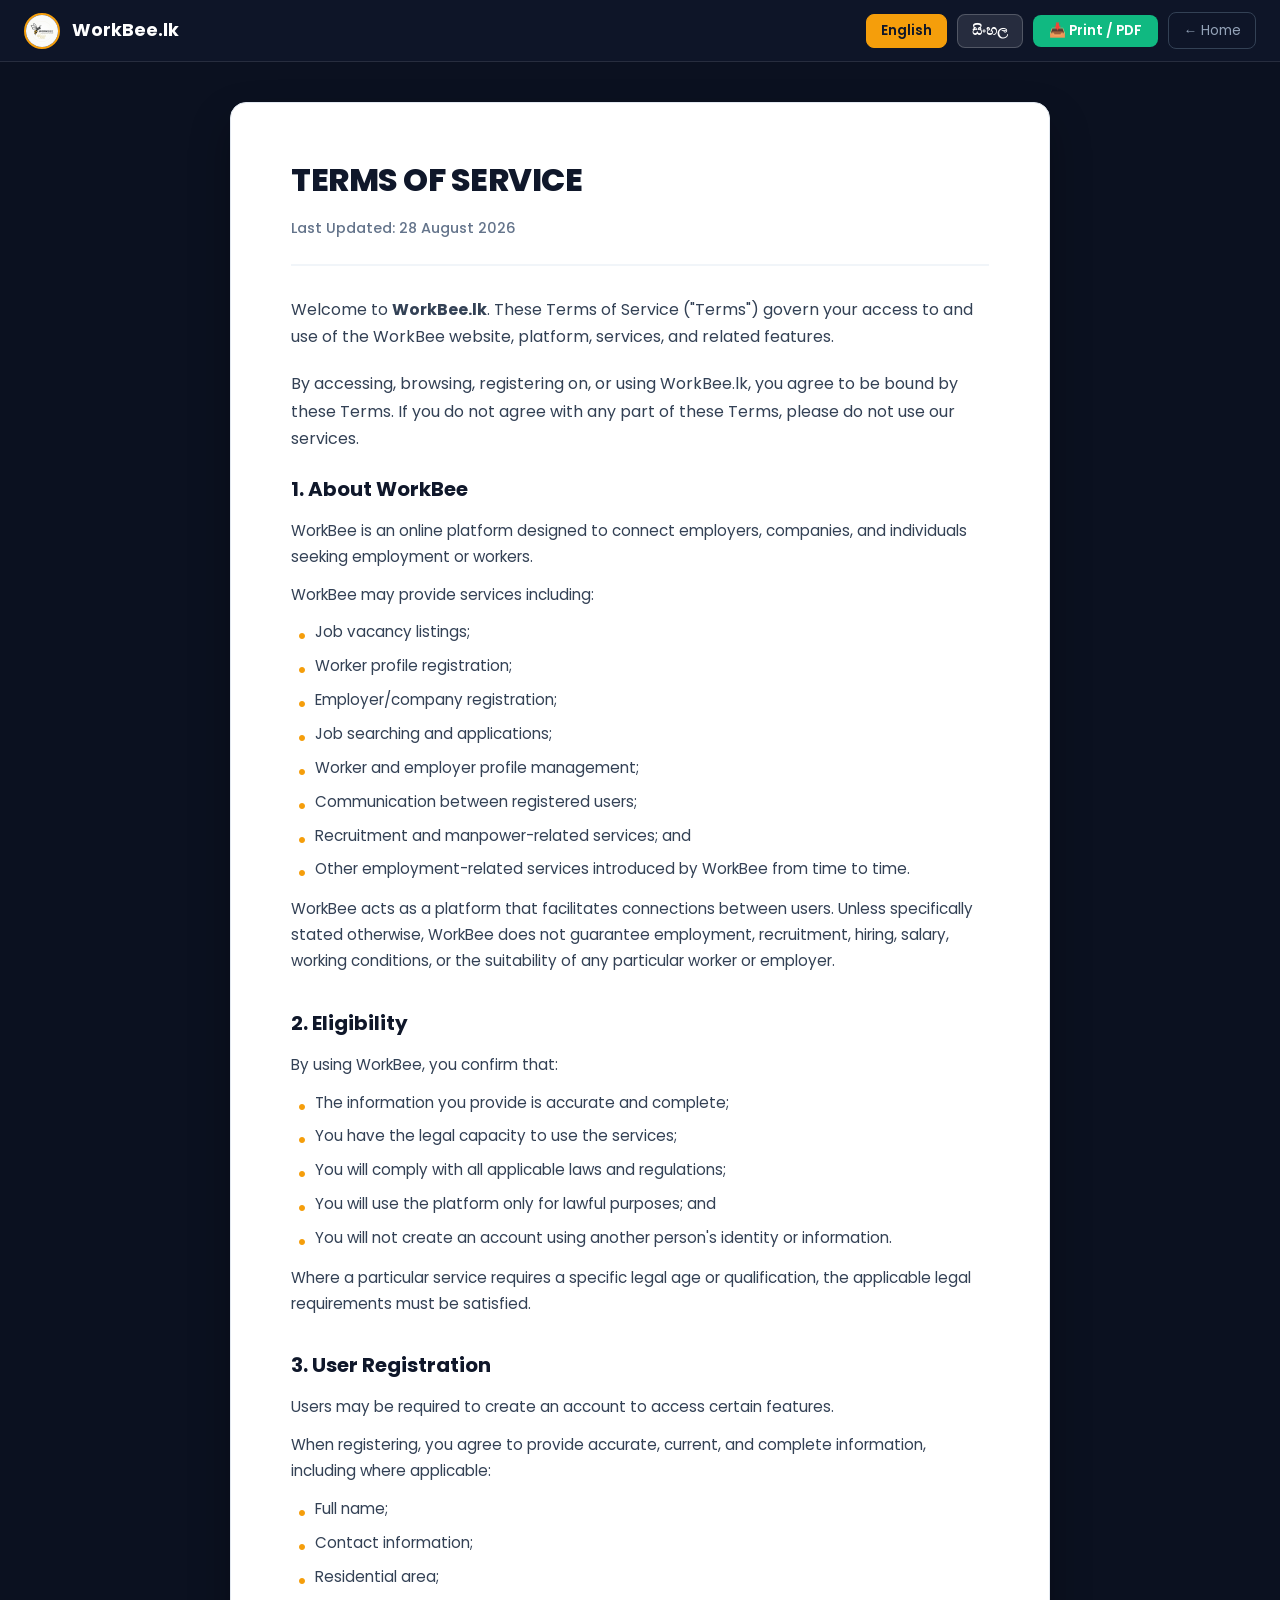
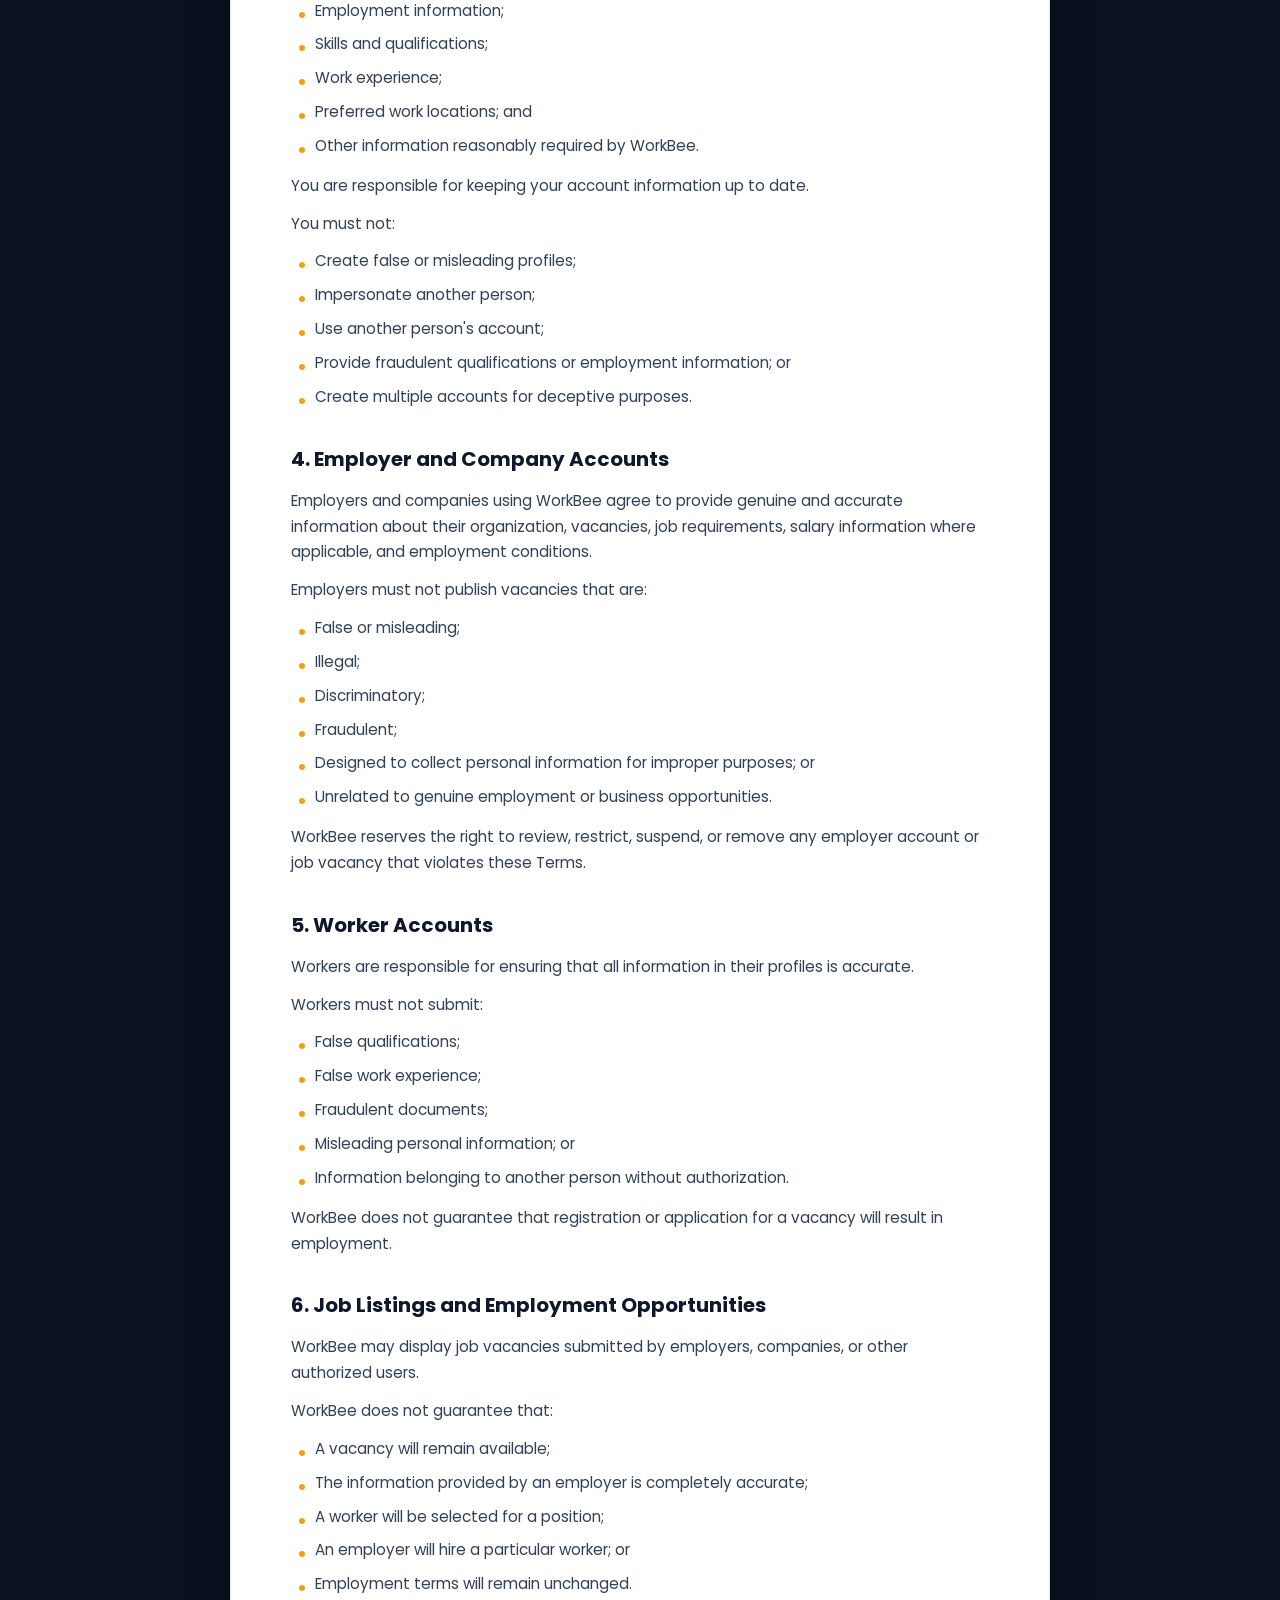
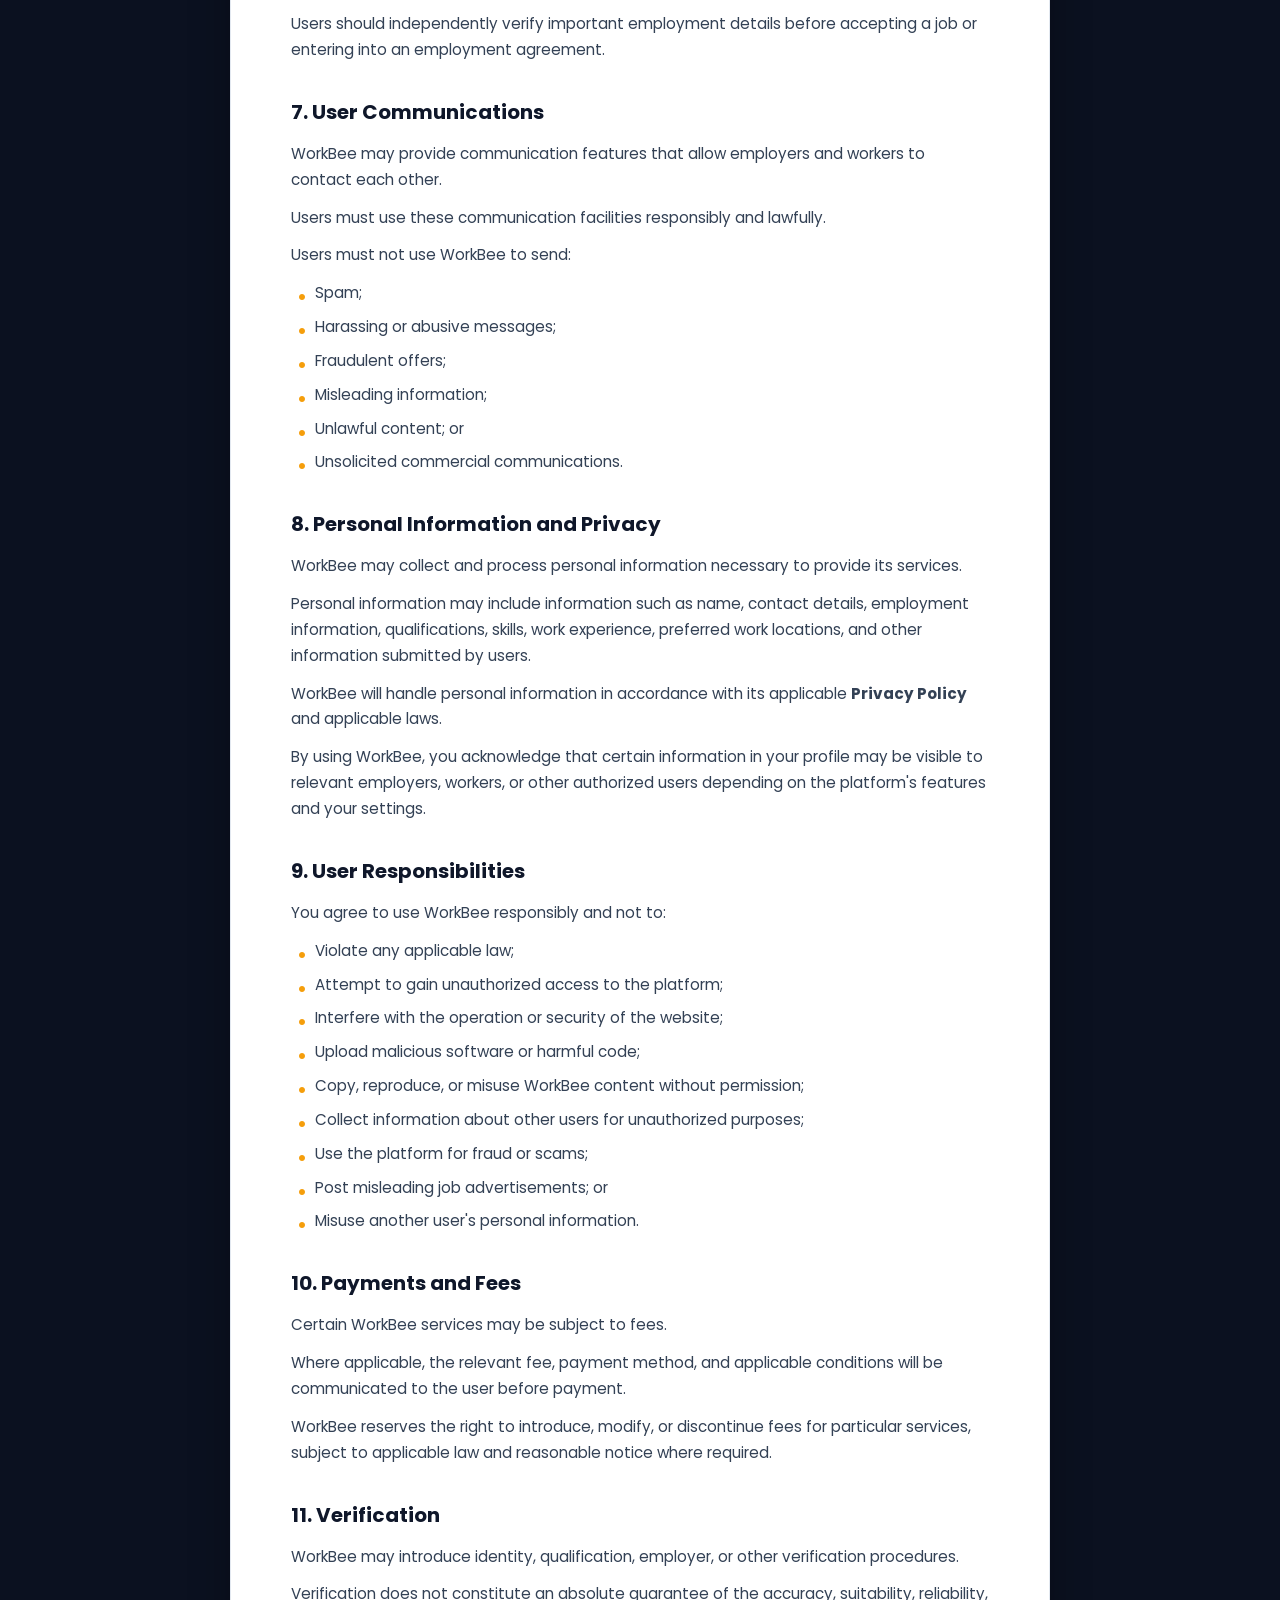
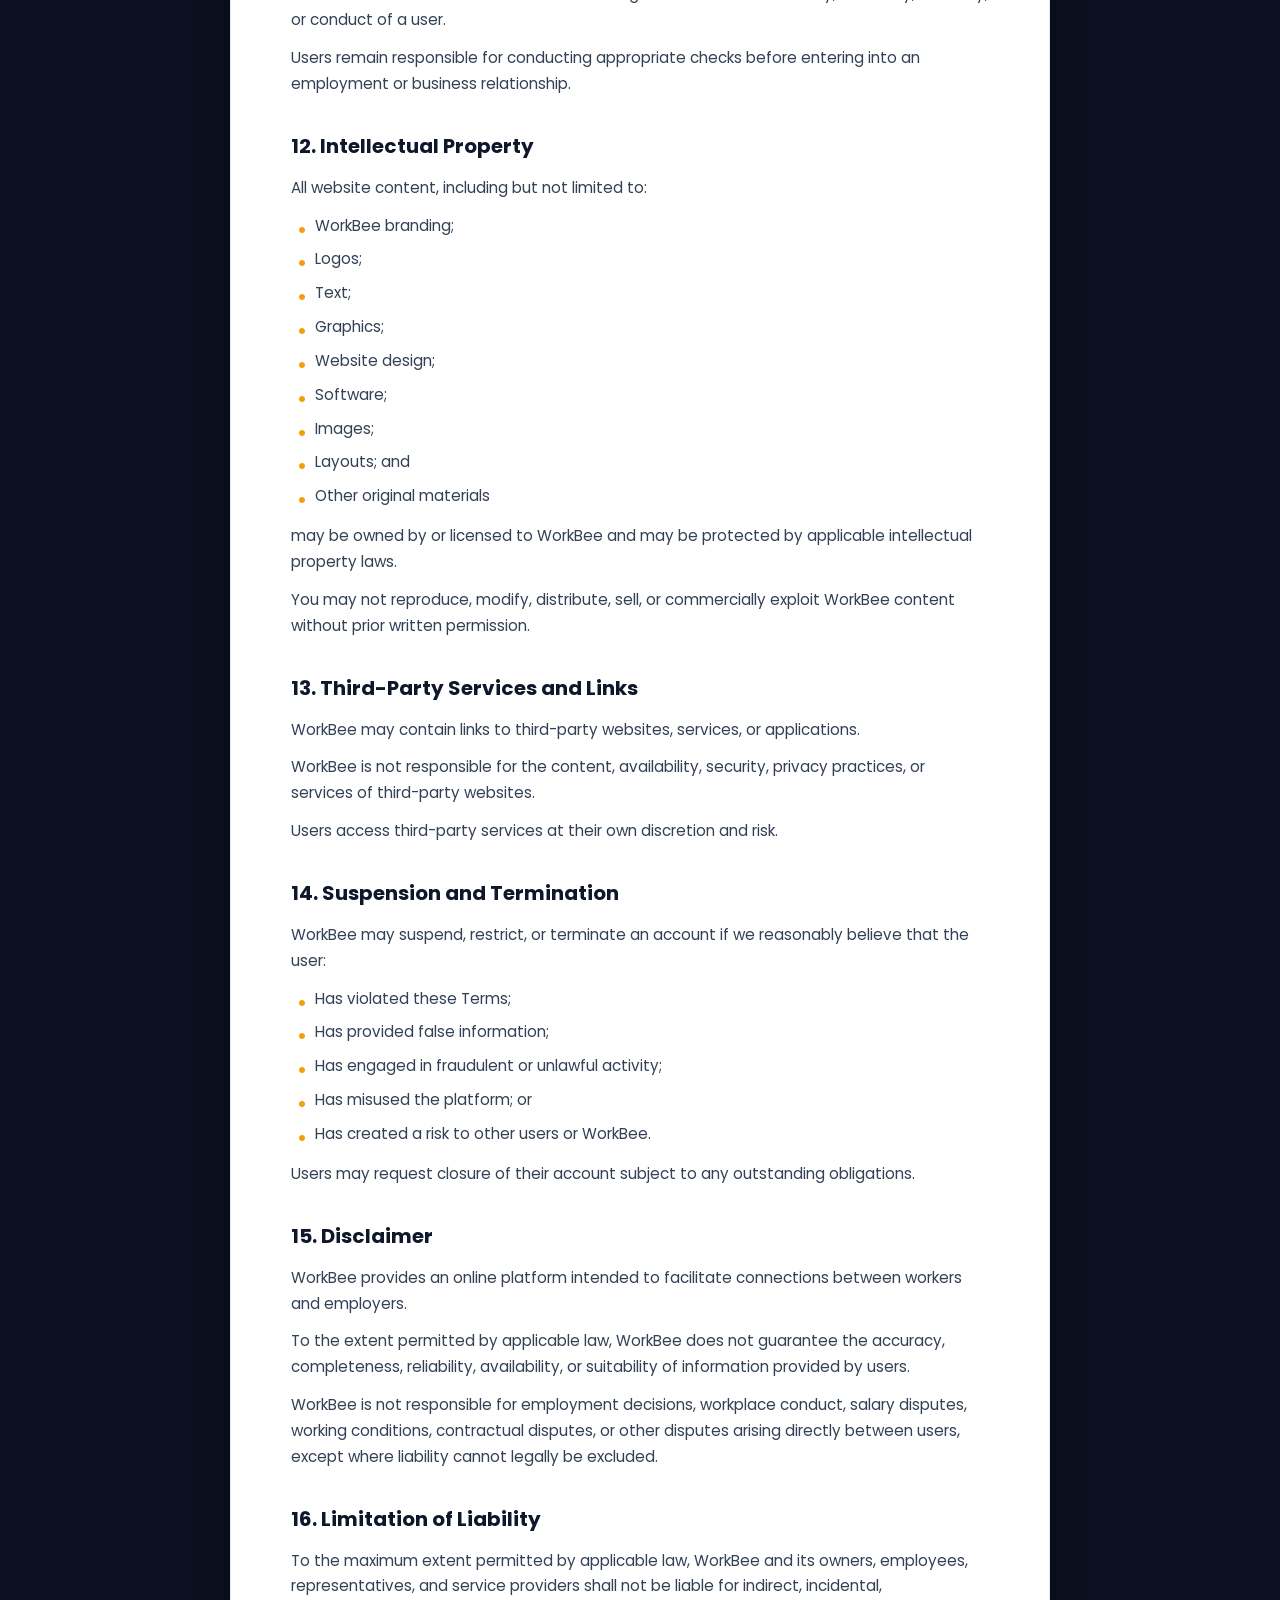
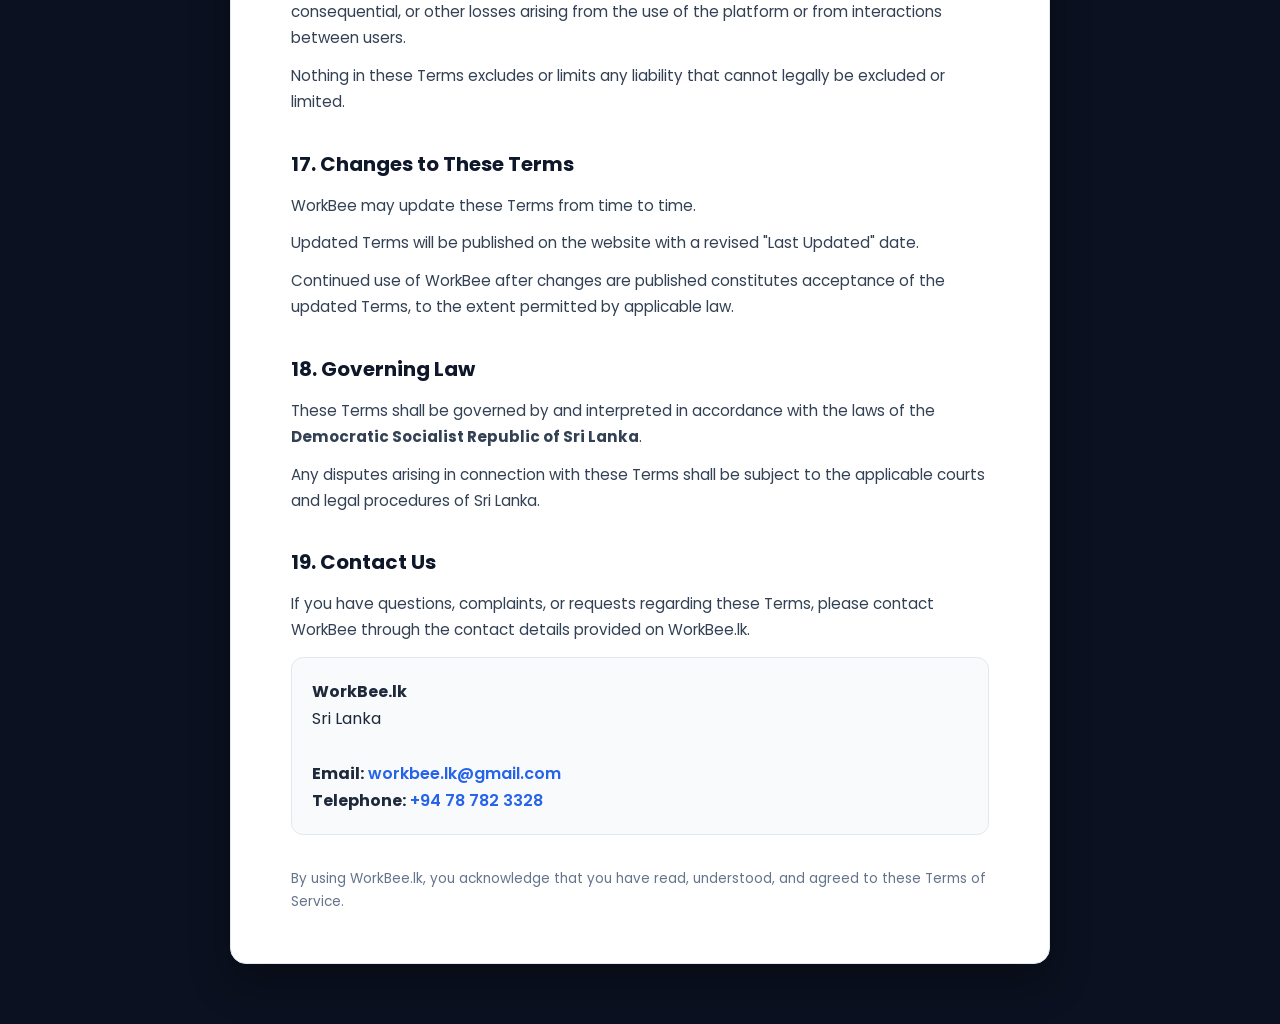
<file: terms-of-service.html>
<!DOCTYPE html>
<html lang="en">
<head>
    <meta charset="UTF-8">
    <meta name="viewport" content="width=device-width, initial-scale=1.0">
    <title>Terms of Service | WorkBee.lk</title>
    <link rel="preconnect" href="https://fonts.googleapis.com">
    <link rel="preconnect" href="https://fonts.gstatic.com" crossorigin>
    <link href="https://fonts.googleapis.com/css2?family=Poppins:wght@300;400;500;600;700;800&display=swap" rel="stylesheet">
    <link rel="icon" type="image/png" href="assets/icons/icon-192.png">
    
    <style>
        :root {
            --primary: #F59E0B;
            --primary-dark: #D97706;
            --dark: #0F172A;
            --slate: #1E293B;
            --surface: #F8FAFC;
            --text-main: #1E293B;
            --text-muted: #64748B;
            --border: #E2E8F0;
        }

        * {
            margin: 0;
            padding: 0;
            box-sizing: border-box;
            font-family: 'Poppins', sans-serif;
        }

        body {
            background: #0B1120;
            color: var(--text-main);
            line-height: 1.7;
            padding-bottom: 60px;
        }

        /* Top Bar */
        .doc-topbar {
            background: rgba(15, 23, 42, 0.95);
            backdrop-filter: blur(10px);
            border-bottom: 1px solid rgba(255, 255, 255, 0.1);
            position: sticky;
            top: 0;
            z-index: 100;
            padding: 12px 24px;
            display: flex;
            justify-content: space-between;
            align-items: center;
        }

        .doc-brand {
            display: flex;
            align-items: center;
            gap: 12px;
            text-decoration: none;
            color: #FFFFFF;
            font-weight: 700;
            font-size: 1.1rem;
        }

        .doc-brand img {
            width: 36px;
            height: 36px;
            border-radius: 50%;
            border: 2px solid var(--primary);
        }

        .doc-actions {
            display: flex;
            align-items: center;
            gap: 10px;
        }

        .lang-switch-btn {
            background: rgba(255, 255, 255, 0.1);
            color: #FFFFFF;
            border: 1px solid rgba(255, 255, 255, 0.2);
            padding: 6px 14px;
            border-radius: 8px;
            font-size: 0.85rem;
            font-weight: 600;
            cursor: pointer;
            transition: all 0.2s;
        }

        .lang-switch-btn.active {
            background: var(--primary);
            color: #0F172A;
            border-color: var(--primary);
        }

        .btn-print {
            background: #10B981;
            color: #FFFFFF;
            border: none;
            padding: 6px 16px;
            border-radius: 8px;
            font-size: 0.85rem;
            font-weight: 600;
            cursor: pointer;
            display: inline-flex;
            align-items: center;
            gap: 6px;
            transition: background 0.2s;
        }

        .btn-print:hover {
            background: #059669;
        }

        .btn-back {
            background: transparent;
            color: #94A3B8;
            border: 1px solid #334155;
            padding: 6px 14px;
            border-radius: 8px;
            font-size: 0.85rem;
            text-decoration: none;
            display: inline-flex;
            align-items: center;
            gap: 6px;
            transition: all 0.2s;
        }

        .btn-back:hover {
            color: #FFFFFF;
            border-color: #64748B;
        }

        /* Document Container */
        .doc-wrapper {
            max-width: 860px;
            margin: 40px auto 0;
            padding: 0 20px;
        }

        .doc-card {
            background: #FFFFFF;
            border-radius: 16px;
            padding: 50px 60px;
            box-shadow: 0 20px 40px rgba(0, 0, 0, 0.3);
            border: 1px solid #E2E8F0;
        }

        .doc-header {
            border-bottom: 2px solid #F1F5F9;
            padding-bottom: 24px;
            margin-bottom: 30px;
        }

        .doc-header h1 {
            font-size: 2rem;
            font-weight: 800;
            color: #0F172A;
            letter-spacing: -0.5px;
            margin-bottom: 8px;
        }

        .doc-date {
            color: var(--text-muted);
            font-size: 0.9rem;
            font-weight: 500;
        }

        .doc-lead {
            font-size: 1rem;
            color: #334155;
            margin-bottom: 20px;
        }

        .doc-section {
            margin-bottom: 32px;
        }

        .doc-section h2 {
            font-size: 1.25rem;
            font-weight: 700;
            color: #0F172A;
            margin-bottom: 12px;
            display: flex;
            align-items: center;
            gap: 8px;
        }

        .doc-section p {
            color: #334155;
            font-size: 0.95rem;
            margin-bottom: 12px;
        }

        .doc-section ul {
            list-style: none;
            padding-left: 0;
            margin-bottom: 14px;
        }

        .doc-section ul li {
            position: relative;
            padding-left: 24px;
            margin-bottom: 8px;
            color: #334155;
            font-size: 0.95rem;
        }

        .doc-section ul li::before {
            content: "•";
            color: var(--primary);
            font-size: 1.4rem;
            position: absolute;
            left: 6px;
            top: -2px;
        }

        .contact-box {
            background: #F8FAFC;
            border: 1px solid #E2E8F0;
            border-radius: 12px;
            padding: 20px;
            margin-top: 14px;
        }

        .contact-box a {
            color: #2563EB;
            text-decoration: none;
            font-weight: 600;
        }

        .contact-box a:hover {
            text-decoration: underline;
        }

        /* Language visibility */
        .lang-en, .lang-si {
            display: none;
        }

        .lang-en.active, .lang-si.active {
            display: block;
        }

        /* Print styles */
        @media print {
            body {
                background: #FFFFFF;
                color: #000000;
                padding: 0;
            }

            .doc-topbar {
                display: none !important;
            }

            .doc-wrapper {
                max-width: 100%;
                margin: 0;
                padding: 0;
            }

            .doc-card {
                box-shadow: none;
                border: none;
                padding: 0;
            }

            .lang-en, .lang-si {
                display: block !important;
                page-break-after: always;
            }
        }

        @media (max-width: 640px) {
            .doc-card {
                padding: 30px 20px;
            }

            .doc-header h1 {
                font-size: 1.6rem;
            }

            .doc-topbar {
                padding: 10px 14px;
            }

            .doc-brand span {
                display: none;
            }
        }
    </style>
</head>
<body>

    <!-- Sticky Navigation Header -->
    <header class="doc-topbar">
        <a href="index.html" class="doc-brand">
            <img src="assets/logo.jpg" alt="WorkBee Logo" onerror="this.onerror=null; this.src='logo.jpg';">
            <span>WorkBee.lk</span>
        </a>
        <div class="doc-actions">
            <button class="lang-switch-btn active" id="btn-en" onclick="setDocLang('en')">English</button>
            <button class="lang-switch-btn" id="btn-si" onclick="setDocLang('si')">සිංහල</button>
            <button class="btn-print" onclick="window.print()">📥 Print / PDF</button>
            <a href="index.html" class="btn-back">← Home</a>
        </div>
    </header>

    <main class="doc-wrapper">
        <article class="doc-card">

            <!-- ================= ENGLISH VERSION ================= -->
            <div class="lang-en active" id="content-en">
                <div class="doc-header">
                    <h1>TERMS OF SERVICE</h1>
                    <div class="doc-date">Last Updated: 28 August 2026</div>
                </div>

                <p class="doc-lead">Welcome to <strong>WorkBee.lk</strong>. These Terms of Service ("Terms") govern your access to and use of the WorkBee website, platform, services, and related features.</p>

                <p class="doc-lead">By accessing, browsing, registering on, or using WorkBee.lk, you agree to be bound by these Terms. If you do not agree with any part of these Terms, please do not use our services.</p>

                <section class="doc-section">
                    <h2>1. About WorkBee</h2>
                    <p>WorkBee is an online platform designed to connect employers, companies, and individuals seeking employment or workers.</p>
                    <p>WorkBee may provide services including:</p>
                    <ul>
                        <li>Job vacancy listings;</li>
                        <li>Worker profile registration;</li>
                        <li>Employer/company registration;</li>
                        <li>Job searching and applications;</li>
                        <li>Worker and employer profile management;</li>
                        <li>Communication between registered users;</li>
                        <li>Recruitment and manpower-related services; and</li>
                        <li>Other employment-related services introduced by WorkBee from time to time.</li>
                    </ul>
                    <p>WorkBee acts as a platform that facilitates connections between users. Unless specifically stated otherwise, WorkBee does not guarantee employment, recruitment, hiring, salary, working conditions, or the suitability of any particular worker or employer.</p>
                </section>

                <section class="doc-section">
                    <h2>2. Eligibility</h2>
                    <p>By using WorkBee, you confirm that:</p>
                    <ul>
                        <li>The information you provide is accurate and complete;</li>
                        <li>You have the legal capacity to use the services;</li>
                        <li>You will comply with all applicable laws and regulations;</li>
                        <li>You will use the platform only for lawful purposes; and</li>
                        <li>You will not create an account using another person's identity or information.</li>
                    </ul>
                    <p>Where a particular service requires a specific legal age or qualification, the applicable legal requirements must be satisfied.</p>
                </section>

                <section class="doc-section">
                    <h2>3. User Registration</h2>
                    <p>Users may be required to create an account to access certain features.</p>
                    <p>When registering, you agree to provide accurate, current, and complete information, including where applicable:</p>
                    <ul>
                        <li>Full name;</li>
                        <li>Contact information;</li>
                        <li>Residential area;</li>
                        <li>Employment information;</li>
                        <li>Skills and qualifications;</li>
                        <li>Work experience;</li>
                        <li>Preferred work locations; and</li>
                        <li>Other information reasonably required by WorkBee.</li>
                    </ul>
                    <p>You are responsible for keeping your account information up to date.</p>
                    <p>You must not:</p>
                    <ul>
                        <li>Create false or misleading profiles;</li>
                        <li>Impersonate another person;</li>
                        <li>Use another person's account;</li>
                        <li>Provide fraudulent qualifications or employment information; or</li>
                        <li>Create multiple accounts for deceptive purposes.</li>
                    </ul>
                </section>

                <section class="doc-section">
                    <h2>4. Employer and Company Accounts</h2>
                    <p>Employers and companies using WorkBee agree to provide genuine and accurate information about their organization, vacancies, job requirements, salary information where applicable, and employment conditions.</p>
                    <p>Employers must not publish vacancies that are:</p>
                    <ul>
                        <li>False or misleading;</li>
                        <li>Illegal;</li>
                        <li>Discriminatory;</li>
                        <li>Fraudulent;</li>
                        <li>Designed to collect personal information for improper purposes; or</li>
                        <li>Unrelated to genuine employment or business opportunities.</li>
                    </ul>
                    <p>WorkBee reserves the right to review, restrict, suspend, or remove any employer account or job vacancy that violates these Terms.</p>
                </section>

                <section class="doc-section">
                    <h2>5. Worker Accounts</h2>
                    <p>Workers are responsible for ensuring that all information in their profiles is accurate.</p>
                    <p>Workers must not submit:</p>
                    <ul>
                        <li>False qualifications;</li>
                        <li>False work experience;</li>
                        <li>Fraudulent documents;</li>
                        <li>Misleading personal information; or</li>
                        <li>Information belonging to another person without authorization.</li>
                    </ul>
                    <p>WorkBee does not guarantee that registration or application for a vacancy will result in employment.</p>
                </section>

                <section class="doc-section">
                    <h2>6. Job Listings and Employment Opportunities</h2>
                    <p>WorkBee may display job vacancies submitted by employers, companies, or other authorized users.</p>
                    <p>WorkBee does not guarantee that:</p>
                    <ul>
                        <li>A vacancy will remain available;</li>
                        <li>The information provided by an employer is completely accurate;</li>
                        <li>A worker will be selected for a position;</li>
                        <li>An employer will hire a particular worker; or</li>
                        <li>Employment terms will remain unchanged.</li>
                    </ul>
                    <p>Users should independently verify important employment details before accepting a job or entering into an employment agreement.</p>
                </section>

                <section class="doc-section">
                    <h2>7. User Communications</h2>
                    <p>WorkBee may provide communication features that allow employers and workers to contact each other.</p>
                    <p>Users must use these communication facilities responsibly and lawfully.</p>
                    <p>Users must not use WorkBee to send:</p>
                    <ul>
                        <li>Spam;</li>
                        <li>Harassing or abusive messages;</li>
                        <li>Fraudulent offers;</li>
                        <li>Misleading information;</li>
                        <li>Unlawful content; or</li>
                        <li>Unsolicited commercial communications.</li>
                    </ul>
                </section>

                <section class="doc-section">
                    <h2>8. Personal Information and Privacy</h2>
                    <p>WorkBee may collect and process personal information necessary to provide its services.</p>
                    <p>Personal information may include information such as name, contact details, employment information, qualifications, skills, work experience, preferred work locations, and other information submitted by users.</p>
                    <p>WorkBee will handle personal information in accordance with its applicable <strong>Privacy Policy</strong> and applicable laws.</p>
                    <p>By using WorkBee, you acknowledge that certain information in your profile may be visible to relevant employers, workers, or other authorized users depending on the platform's features and your settings.</p>
                </section>

                <section class="doc-section">
                    <h2>9. User Responsibilities</h2>
                    <p>You agree to use WorkBee responsibly and not to:</p>
                    <ul>
                        <li>Violate any applicable law;</li>
                        <li>Attempt to gain unauthorized access to the platform;</li>
                        <li>Interfere with the operation or security of the website;</li>
                        <li>Upload malicious software or harmful code;</li>
                        <li>Copy, reproduce, or misuse WorkBee content without permission;</li>
                        <li>Collect information about other users for unauthorized purposes;</li>
                        <li>Use the platform for fraud or scams;</li>
                        <li>Post misleading job advertisements; or</li>
                        <li>Misuse another user's personal information.</li>
                    </ul>
                </section>

                <section class="doc-section">
                    <h2>10. Payments and Fees</h2>
                    <p>Certain WorkBee services may be subject to fees.</p>
                    <p>Where applicable, the relevant fee, payment method, and applicable conditions will be communicated to the user before payment.</p>
                    <p>WorkBee reserves the right to introduce, modify, or discontinue fees for particular services, subject to applicable law and reasonable notice where required.</p>
                </section>

                <section class="doc-section">
                    <h2>11. Verification</h2>
                    <p>WorkBee may introduce identity, qualification, employer, or other verification procedures.</p>
                    <p>Verification does not constitute an absolute guarantee of the accuracy, suitability, reliability, or conduct of a user.</p>
                    <p>Users remain responsible for conducting appropriate checks before entering into an employment or business relationship.</p>
                </section>

                <section class="doc-section">
                    <h2>12. Intellectual Property</h2>
                    <p>All website content, including but not limited to:</p>
                    <ul>
                        <li>WorkBee branding;</li>
                        <li>Logos;</li>
                        <li>Text;</li>
                        <li>Graphics;</li>
                        <li>Website design;</li>
                        <li>Software;</li>
                        <li>Images;</li>
                        <li>Layouts; and</li>
                        <li>Other original materials</li>
                    </ul>
                    <p>may be owned by or licensed to WorkBee and may be protected by applicable intellectual property laws.</p>
                    <p>You may not reproduce, modify, distribute, sell, or commercially exploit WorkBee content without prior written permission.</p>
                </section>

                <section class="doc-section">
                    <h2>13. Third-Party Services and Links</h2>
                    <p>WorkBee may contain links to third-party websites, services, or applications.</p>
                    <p>WorkBee is not responsible for the content, availability, security, privacy practices, or services of third-party websites.</p>
                    <p>Users access third-party services at their own discretion and risk.</p>
                </section>

                <section class="doc-section">
                    <h2>14. Suspension and Termination</h2>
                    <p>WorkBee may suspend, restrict, or terminate an account if we reasonably believe that the user:</p>
                    <ul>
                        <li>Has violated these Terms;</li>
                        <li>Has provided false information;</li>
                        <li>Has engaged in fraudulent or unlawful activity;</li>
                        <li>Has misused the platform; or</li>
                        <li>Has created a risk to other users or WorkBee.</li>
                    </ul>
                    <p>Users may request closure of their account subject to any outstanding obligations.</p>
                </section>

                <section class="doc-section">
                    <h2>15. Disclaimer</h2>
                    <p>WorkBee provides an online platform intended to facilitate connections between workers and employers.</p>
                    <p>To the extent permitted by applicable law, WorkBee does not guarantee the accuracy, completeness, reliability, availability, or suitability of information provided by users.</p>
                    <p>WorkBee is not responsible for employment decisions, workplace conduct, salary disputes, working conditions, contractual disputes, or other disputes arising directly between users, except where liability cannot legally be excluded.</p>
                </section>

                <section class="doc-section">
                    <h2>16. Limitation of Liability</h2>
                    <p>To the maximum extent permitted by applicable law, WorkBee and its owners, employees, representatives, and service providers shall not be liable for indirect, incidental, consequential, or other losses arising from the use of the platform or from interactions between users.</p>
                    <p>Nothing in these Terms excludes or limits any liability that cannot legally be excluded or limited.</p>
                </section>

                <section class="doc-section">
                    <h2>17. Changes to These Terms</h2>
                    <p>WorkBee may update these Terms from time to time.</p>
                    <p>Updated Terms will be published on the website with a revised "Last Updated" date.</p>
                    <p>Continued use of WorkBee after changes are published constitutes acceptance of the updated Terms, to the extent permitted by applicable law.</p>
                </section>

                <section class="doc-section">
                    <h2>18. Governing Law</h2>
                    <p>These Terms shall be governed by and interpreted in accordance with the laws of the <strong>Democratic Socialist Republic of Sri Lanka</strong>.</p>
                    <p>Any disputes arising in connection with these Terms shall be subject to the applicable courts and legal procedures of Sri Lanka.</p>
                </section>

                <section class="doc-section">
                    <h2>19. Contact Us</h2>
                    <p>If you have questions, complaints, or requests regarding these Terms, please contact WorkBee through the contact details provided on WorkBee.lk.</p>
                    <div class="contact-box">
                        <strong>WorkBee.lk</strong><br>
                        Sri Lanka<br><br>
                        <strong>Email:</strong> <a href="mailto:workbee.lk@gmail.com">workbee.lk@gmail.com</a><br>
                        <strong>Telephone:</strong> <a href="tel:+94787823328">+94 78 782 3328</a>
                    </div>
                </section>

                <p style="font-size: 0.85rem; color: var(--text-muted); margin-top: 20px;">By using WorkBee.lk, you acknowledge that you have read, understood, and agreed to these Terms of Service.</p>
            </div>

            <!-- ================= SINHALA VERSION ================= -->
            <div class="lang-si" id="content-si">
                <div class="doc-header">
                    <h1>සේවා කොන්දේසි (TERMS OF SERVICE)</h1>
                    <div class="doc-date">අවසන් වරට යාවත්කාලීන කළ දිනය: 2026 අගෝස්තු 28</div>
                </div>

                <p class="doc-lead">WorkBee.lk වෙත සාදරයෙන් පිළිගනිමු. මෙම සේවා කොන්දේසි මඟින් WorkBee.lk වෙබ් අඩවිය, වේදිකාව සහ එහි සේවාවන් භාවිතා කිරීම සම්බන්ධයෙන් අදාළ වන නීති හා කොන්දේසි විස්තර කරනු ලබයි.</p>

                <p class="doc-lead">WorkBee.lk වෙත පිවිසීම, ලියාපදිංචි වීම හෝ එහි සේවාවන් භාවිතා කිරීම මඟින් ඔබ මෙම සේවා කොන්දේසි කියවා, අවබෝධ කරගෙන සහ ඒවාට එකඟ වන බව පිළිගනී. මෙම කොන්දේසිවලට ඔබ එකඟ නොවන්නේ නම් WorkBee.lk සේවාව භාවිතා නොකරන්න.</p>

                <section class="doc-section">
                    <h2>1. WorkBee පිළිබඳව</h2>
                    <p>WorkBee යනු රැකියා සොයන පුද්ගලයන්, සේවකයන්, ආයතන සහ සේවා යෝජකයන් එකිනෙකා සම්බන්ධ කිරීමට පහසුකම් සපයන මාර්ගගත වේදිකාවකි.</p>
                    <p>WorkBee මඟින් පහත සඳහන් සේවාවන් ඇතුළුව රැකියා සම්බන්ධ සේවාවන් ලබා දිය හැකිය:</p>
                    <ul>
                        <li>රැකියා පුරප්පාඩු පළ කිරීම;</li>
                        <li>සේවක/රැකියා සොයන්නන්ගේ පැතිකඩ ලියාපදිංචි කිරීම;</li>
                        <li>සමාගම් සහ සේවා යෝජකයන් ලියාපදිංචි කිරීම;</li>
                        <li>රැකියා සෙවීම සහ අයදුම් කිරීම;</li>
                        <li>සේවක සහ සේවා යෝජක පැතිකඩ කළමනාකරණය;</li>
                        <li>ලියාපදිංචි පරිශීලකයන් අතර සන්නිවේදනය;</li>
                        <li>බඳවා ගැනීම් සහ manpower සම්බන්ධ සේවාවන්; සහ</li>
                        <li>WorkBee විසින් ඉදිරියේදී හඳුන්වා දෙන අනෙකුත් සේවාවන්.</li>
                    </ul>
                    <p>WorkBee යනු සේවකයන් සහ සේවා යෝජකයන් සම්බන්ධ කිරීමට පහසුකම් සපයන වේදිකාවක් පමණි. WorkBee විසින් රැකියාවක්, බඳවා ගැනීමක්, වැටුපක්, සේවා කොන්දේසි හෝ කිසියම් සේවකයෙකු/සේවා යෝජකයෙකු පිළිබඳ සුදුසුකමක් සහතික නොකරයි.</p>
                </section>

                <section class="doc-section">
                    <h2>2. සේවාව භාවිතා කිරීමේ සුදුසුකම්</h2>
                    <p>WorkBee භාවිතා කිරීමෙන් ඔබ පහත කරුණු පිළිගනී:</p>
                    <ul>
                        <li>ඔබ ලබා දෙන තොරතුරු නිවැරදි හා සම්පූර්ණ බව;</li>
                        <li>ඔබට සේවාව භාවිතා කිරීමට අවශ්‍ය නීත්‍යානුකූල හැකියාව ඇති බව;</li>
                        <li>අදාළ සියලු නීති හා රෙගුලාසි පිළිපදින බව;</li>
                        <li>ඔබ වේදිකාව නීත්‍යානුකූල අරමුණු සඳහා පමණක් භාවිතා කරන බව; සහ</li>
                        <li>වෙනත් පුද්ගලයෙකුගේ අනන්‍යතාවය හෝ තොරතුරු භාවිතා කර ගිණුමක් නිර්මාණය නොකරන බව.</li>
                    </ul>
                    <p>කිසියම් සේවාවක් සඳහා විශේෂ වයස් සීමාවක් හෝ නීත්‍යානුකූල සුදුසුකමක් අවශ්‍ය නම්, එම අවශ්‍යතා සපුරාලිය යුතුය.</p>
                </section>

                <section class="doc-section">
                    <h2>3. පරිශීලක ලියාපදිංචිය</h2>
                    <p>WorkBee හි ඇතැම් සේවාවන් භාවිතා කිරීම සඳහා ගිණුමක් නිර්මාණය කිරීම අවශ්‍ය විය හැකිය.</p>
                    <p>ලියාපදිංචි වීමේදී, අවශ්‍ය පරිදි පහත තොරතුරු නිවැරදිව ලබා දීමට ඔබ එකඟ වේ:</p>
                    <ul>
                        <li>සම්පූර්ණ නම;</li>
                        <li>සම්බන්ධතා තොරතුරු;</li>
                        <li>පදිංචි ප්‍රදේශය;</li>
                        <li>රැකියා තොරතුරු;</li>
                        <li>කුසලතා සහ සුදුසුකම්;</li>
                        <li>සේවා පළපුරුද්ද;</li>
                        <li>කැමති රැකියා ප්‍රදේශ; සහ</li>
                        <li>WorkBee විසින් සාධාරණ ලෙස අවශ්‍ය කරන අනෙකුත් තොරතුරු.</li>
                    </ul>
                    <p>ඔබගේ ගිණුම් තොරතුරු යාවත්කාලීනව හා නිවැරදිව තබා ගැනීම ඔබගේ වගකීමකි.</p>
                    <p>ඔබ සිදු නොකළ යුතු දෑ:</p>
                    <ul>
                        <li>ව්‍යාජ හෝ නොමඟ යවන පැතිකඩ නිර්මාණය කිරීම;</li>
                        <li>වෙනත් පුද්ගලයෙකු ලෙස පෙනී සිටීම;</li>
                        <li>වෙනත් පුද්ගලයෙකුගේ ගිණුම භාවිතා කිරීම;</li>
                        <li>ව්‍යාජ සුදුසුකම් හෝ සේවා පළපුරුද්ද ලබා දීම; හෝ</li>
                        <li>වංචනික අරමුණු සඳහා ගිණුම් කිහිපයක් නිර්මාණය කිරීම.</li>
                    </ul>
                </section>

                <section class="doc-section">
                    <h2>4. සේවා යෝජක සහ සමාගම් ගිණුම්</h2>
                    <p>WorkBee භාවිතා කරන සේවා යෝජකයන් සහ සමාගම් තම ආයතනය, රැකියා පුරප්පාඩු, රැකියා අවශ්‍යතා, වැටුප් තොරතුරු සහ සේවා කොන්දේසි පිළිබඳ සත්‍ය හා නිවැරදි තොරතුරු ලබා දිය යුතුය.</p>
                    <p>පහත ආකාරයේ රැකියා දැන්වීම් පළ කිරීම තහනම් වේ:</p>
                    <ul>
                        <li>ව්‍යාජ හෝ නොමඟ යවන දැන්වීම්;</li>
                        <li>නීති විරෝධී රැකියා;</li>
                        <li>වෙනස්කම් කිරීමේ අරමුණින් පළ කරන දැන්වීම්;</li>
                        <li>වංචනික දැන්වීම්;</li>
                        <li>අනවශ්‍ය ලෙස පුද්ගලික තොරතුරු ලබා ගැනීමේ අරමුණින් පළ කරන දැන්වීම්; හෝ</li>
                        <li>සැබෑ රැකියා හෝ ව්‍යාපාරික අවස්ථාවකට සම්බන්ධ නොවන දැන්වීම්.</li>
                    </ul>
                    <p>මෙම කොන්දේසි උල්ලංඝනය කරන ගිණුම් හෝ රැකියා දැන්වීම් සමාලෝචනය කිරීමට, සීමා කිරීමට, අත්හිටුවීමට හෝ ඉවත් කිරීමට WorkBee හට අයිතිය ඇත.</p>
                </section>

                <section class="doc-section">
                    <h2>5. සේවක / රැකියා සොයන්නන්ගේ ගිණුම්</h2>
                    <p>WorkBee හි තම පැතිකඩෙහි ඇතුළත් සියලු තොරතුරු නිවැරදි බව තහවුරු කිරීම පරිශීලකයාගේ වගකීමකි.</p>
                    <p>පරිශීලකයන් ඉදිරිපත් නොකළ යුතු දෑ:</p>
                    <ul>
                        <li>ව්‍යාජ සුදුසුකම්;</li>
                        <li>ව්‍යාජ සේවා පළපුරුද්ද;</li>
                        <li>ව්‍යාජ ලේඛන;</li>
                        <li>නොමඟ යවන පුද්ගලික තොරතුරු හෝ අවසරයකින් තොරව වෙනත් පුද්ගලයෙකුගේ තොරතුරු;</li>
                    </ul>
                    <p>WorkBee හි ලියාපදිංචි වීම හෝ රැකියාවකට අයදුම් කිරීම මඟින් රැකියාවක් ලැබෙන බවට සහතිකයක් ලබා නොදේ.</p>
                </section>

                <section class="doc-section">
                    <h2>6. රැකියා දැන්වීම් සහ රැකියා අවස්ථා</h2>
                    <p>WorkBee මඟින් සේවා යෝජකයන්, සමාගම් හෝ බලයලත් පරිශීලකයන් විසින් පළ කරන ලද රැකියා පුරප්පාඩු ප්‍රදර්ශනය කළ හැකිය.</p>
                    <p>WorkBee විසින් සහතික නොකරන දෑ:</p>
                    <ul>
                        <li>රැකියා පුරප්පාඩුවක් දිගටම පවතින බව;</li>
                        <li>සේවා යෝජකයා ලබා දුන් තොරතුරු සම්පූර්ණයෙන්ම නිවැරදි බව;</li>
                        <li>සේවකයෙකු තෝරා ගන්නා බව;</li>
                        <li>සේවා යෝජකයෙකු කිසියම් සේවකයෙකු බඳවා ගන්නා බව;</li>
                        <li>රැකියා කොන්දේසි වෙනස් නොවන බව.</li>
                    </ul>
                    <p>රැකියාවක් භාර ගැනීමට හෝ රැකියා ගිවිසුමකට ඇතුළත් වීමට පෙර වැදගත් රැකියා තොරතුරු ස්වාධීනව තහවුරු කර ගැනීම පරිශීලකයාගේ වගකීමකි.</p>
                </section>

                <section class="doc-section">
                    <h2>7. පරිශීලක සන්නිවේදනය</h2>
                    <p>WorkBee මඟින් සේවකයන්ට සහ සේවා යෝජකයන්ට එකිනෙකා සමඟ සන්නිවේදනය කිරීමට පහසුකම් සැපයිය හැකිය.</p>
                    <p>මෙම පහසුකම් වගකීමෙන් සහ නීත්‍යානුකූලව භාවිතා කළ යුතුය.</p>
                    <p>පරිශීලකයන් විසින් නොයැවිය යුතු දෑ:</p>
                    <ul>
                        <li>Spam පණිවිඩ;</li>
                        <li>හිරිහැර කිරීමේ හෝ අපහාසාත්මක පණිවිඩ;</li>
                        <li>වංචනික රැකියා හෝ ව්‍යාපාරික යෝජනා;</li>
                        <li>නොමඟ යවන තොරතුරු;</li>
                        <li>නීති විරෝධී අන්තර්ගතය; හෝ</li>
                        <li>අවසරයකින් තොර වාණිජ පණිවිඩ.</li>
                    </ul>
                </section>

                <section class="doc-section">
                    <h2>8. පුද්ගලික තොරතුරු සහ පෞද්ගලිකත්වය</h2>
                    <p>WorkBee සිය සේවාවන් ලබා දීම සඳහා අවශ්‍ය පුද්ගලික තොරතුරු රැස් කර සැකසිය හැකිය.</p>
                    <p>එවැනි තොරතුරු අතර නම, සම්බන්ධතා තොරතුරු, රැකියා තොරතුරු, සුදුසුකම්, කුසලතා, සේවා පළපුරුද්ද, කැමති රැකියා ප්‍රදේශ සහ පරිශීලකයා විසින් ලබා දෙන අනෙකුත් තොරතුරු ඇතුළත් විය හැකිය.</p>
                    <p>WorkBee පුද්ගලික තොරතුරු අදාළ <strong>Privacy Policy</strong> සහ ශ්‍රී ලංකාවේ අදාළ නීති අනුව කළමනාකරණය කරනු ඇත.</p>
                    <p>WorkBee භාවිතා කිරීමෙන්, ඔබගේ profile settings සහ platform features අනුව ඔබගේ පැතිකඩෙහි ඇතැම් තොරතුරු අදාළ සේවා යෝජකයන්, සේවකයන් හෝ බලයලත් පරිශීලකයන්ට දර්ශනය විය හැකි බව ඔබ පිළිගනී.</p>
                </section>

                <section class="doc-section">
                    <h2>9. පරිශීලක වගකීම්</h2>
                    <p>ඔබ WorkBee වගකීමෙන් සහ නීත්‍යානුකූලව භාවිතා කිරීමට එකඟ වේ.</p>
                    <p>ඔබ සිදු නොකළ යුතුය:</p>
                    <ul>
                        <li>අදාළ නීති උල්ලංඝනය කිරීම;</li>
                        <li>අනවසරයෙන් පද්ධතියට ඇතුළු වීමට උත්සාහ කිරීම;</li>
                        <li>වෙබ් අඩවියේ ආරක්ෂාවට හෝ ක්‍රියාකාරීත්වයට බාධා කිරීම;</li>
                        <li>හානිකර software හෝ code upload කිරීම;</li>
                        <li>අවසරයකින් තොරව WorkBee අන්තර්ගතය පිටපත් කිරීම;</li>
                        <li>වෙනත් පරිශීලකයන්ගේ තොරතුරු අනවසර අරමුණු සඳහා රැස් කිරීම;</li>
                        <li>වංචා සිදු කිරීම;</li>
                        <li>නොමඟ යවන රැකියා දැන්වීම් පළ කිරීම; හෝ</li>
                        <li>වෙනත් පරිශීලකයෙකුගේ පුද්ගලික තොරතුරු අනිසි ලෙස භාවිතා කිරීම.</li>
                    </ul>
                </section>

                <section class="doc-section">
                    <h2>10. ගාස්තු සහ ගෙවීම්</h2>
                    <p>WorkBee හි ඇතැම් සේවාවන් සඳහා ගාස්තු අය කළ හැකිය.</p>
                    <p>එවැනි ගාස්තුවක් අදාළ වන අවස්ථාවක, ගාස්තුව, ගෙවීම් ක්‍රමය සහ අදාළ කොන්දේසි ගෙවීමට පෙර පරිශීලකයාට දැනුම් දෙනු ඇත.</p>
                    <p>අදාළ නීතිවලට යටත්ව, ඇතැම් සේවාවන් සඳහා අය කරන ගාස්තු හඳුන්වා දීමට, වෙනස් කිරීමට හෝ ඉවත් කිරීමට WorkBee හට අයිතිය ඇත.</p>
                </section>

                <section class="doc-section">
                    <h2>11. තොරතුරු සත්‍යාපනය</h2>
                    <p>WorkBee විසින් අනන්‍යතාවය, සුදුසුකම්, සේවා යෝජකයා හෝ වෙනත් තොරතුරු සත්‍යාපනය කිරීමේ ක්‍රම හඳුන්වා දිය හැකිය.</p>
                    <p>සත්‍යාපනයක් සිදු කිරීමෙන් පමණක් පරිශීලකයෙකුගේ තොරතුරු, සුදුසුකම්, විශ්වසනීයත්වය හෝ හැසිරීම සම්පූර්ණයෙන්ම සහතික කර ඇති බව අදහස් නොවේ.</p>
                    <p>රැකියා හෝ ව්‍යාපාරික සම්බන්ධතාවයකට ඇතුළත් වීමට පෙර අවශ්‍ය පරීක්ෂා කිරීම් සිදු කිරීම පරිශීලකයාගේ වගකීමකි.</p>
                </section>

                <section class="doc-section">
                    <h2>12. බුද්ධිමය දේපළ</h2>
                    <p>WorkBee හි Branding, Logo, Text, Graphics, Website design, Software, Images, Layouts සහ අනෙකුත් මුල් අන්තර්ගතයන් WorkBee සතු විය හැකි අතර අදාළ බුද්ධිමය දේපළ නීති මඟින් ආරක්ෂා විය හැකිය.</p>
                    <p>WorkBee හි ලිඛිත අවසරයකින් තොරව එම අන්තර්ගතයන් පිටපත් කිරීම, වෙනස් කිරීම, බෙදා හැරීම, විකිණීම හෝ වාණිජමය වශයෙන් භාවිතා නොකළ යුතුය.</p>
                </section>

                <section class="doc-section">
                    <h2>13. තෙවන පාර්ශ්ව සේවා සහ Links</h2>
                    <p>WorkBee තුළ තෙවන පාර්ශ්ව වෙබ් අඩවි, සේවා හෝ applications වෙත links අඩංගු විය හැකිය.</p>
                    <p>එම තෙවන පාර්ශ්ව වෙබ් අඩවිවල අන්තර්ගතය, ලබාගත හැකි බව, ආරක්ෂාව, privacy practices හෝ සේවාවන් සම්බන්ධයෙන් WorkBee වගකීමක් නොදරයි.</p>
                    <p>එවැනි තෙවන පාර්ශ්ව සේවාවන් භාවිතා කිරීම පරිශීලකයාගේම වගකීම සහ අවදානම යටතේ සිදු වේ.</p>
                </section>

                <section class="doc-section">
                    <h2>14. ගිණුම් අත්හිටුවීම සහ අවසන් කිරීම</h2>
                    <p>පරිශීලකයෙකු මෙම කොන්දේසි උල්ලංඝනය කර ඇති බව, ව්‍යාජ තොරතුරු ලබා දී ඇති බව, වංචනික හෝ නීති විරෝධී ක්‍රියාවක නිරත වී ඇති බව, WorkBee අනිසි ලෙස භාවිතා කර ඇති බව හෝ අනෙකුත් පරිශීලකයන්ට අවදානමක් ඇති කරන බව සාධාරණ ලෙස විශ්වාස කරන අවස්ථාවක, WorkBee හට එම ගිණුම අත්හිටුවීමට, සීමා කිරීමට හෝ අවසන් කිරීමට අයිතිය ඇත.</p>
                </section>

                <section class="doc-section">
                    <h2>15. වගකීම් ප්‍රකාශය</h2>
                    <p>WorkBee යනු සේවකයන් සහ සේවා යෝජකයන් අතර සම්බන්ධතා ඇති කිරීමට පහසුකම් සපයන online platform එකකි.</p>
                    <p>අදාළ නීතිය මඟින් අවසර දී ඇති උපරිම සීමාව තුළ, පරිශීලකයන් විසින් ලබා දෙන තොරතුරු සම්පූර්ණයෙන්ම නිවැරදි, විශ්වාසදායක, ලබාගත හැකි හෝ සුදුසු බවට WorkBee සහතිකයක් ලබා නොදේ.</p>
                    <p>පරිශීලකයන් අතර සෘජුව ඇතිවන රැකියා තීරණ, සේවා ස්ථාන හැසිරීම්, වැටුප් ආරවුල්, සේවා කොන්දේසි, ගිවිසුම් ආරවුල් හෝ වෙනත් ආරවුල් සම්බන්ධයෙන්, නීතියෙන් බැහැර කළ නොහැකි වගකීම් හැර, WorkBee වගකීමක් නොදරයි.</p>
                </section>

                <section class="doc-section">
                    <h2>16. වගකීම් සීමා කිරීම</h2>
                    <p>අදාළ නීතිය මඟින් අවසර දී ඇති උපරිම සීමාව තුළ, WorkBee සහ එහි හිමිකරුවන්, සේවකයන්, නියෝජිතයන් සහ සේවා සපයන්නන් විසින් platform එක භාවිතා කිරීම හෝ පරිශීලකයන් අතර සිදුවන සම්බන්ධතා හේතුවෙන් ඇතිවන indirect, incidental, consequential හෝ වෙනත් අලාභ සඳහා වගකීමක් නොදරනු ඇත.</p>
                </section>

                <section class="doc-section">
                    <h2>17. මෙම කොන්දේසි වෙනස් කිරීම</h2>
                    <p>WorkBee විසින් අවශ්‍ය අවස්ථාවලදී මෙම සේවා කොන්දේසි යාවත්කාලීන කළ හැකිය.</p>
                    <p>යාවත්කාලීන කරන ලද කොන්දේසි වෙබ් අඩවියේ නව “Last Updated” දිනයක් සමඟ පළ කරනු ඇත.</p>
                    <p>යාවත්කාලීන කරන ලද කොන්දේසි පළ කිරීමෙන් පසු WorkBee තවදුරටත් භාවිතා කිරීම මඟින්, අදාළ නීතියෙන් අවසර දී ඇති සීමාව තුළ, නව කොන්දේසි පිළිගත් බව සැලකේ.</p>
                </section>

                <section class="doc-section">
                    <h2>18. අදාළ නීතිය</h2>
                    <p>මෙම සේවා කොන්දේසි <strong>ශ්‍රී ලංකා ප්‍රජාතාන්ත්‍රික සමාජවාදී ජනරජයේ නීති</strong> අනුව පාලනය සහ අර්ථකථනය කරනු ලැබේ.</p>
                    <p>මෙම කොන්දේසි සම්බන්ධයෙන් ඇතිවන ආරවුල් ශ්‍රී ලංකාවේ අදාළ අධිකරණ සහ නීතිමය ක්‍රියාපටිපාටි යටතේ විසඳනු ලැබේ.</p>
                </section>

                <section class="doc-section">
                    <h2>19. අප හා සම්බන්ධ වන්න</h2>
                    <p>මෙම සේවා කොන්දේසි සම්බන්ධයෙන් ඔබට ප්‍රශ්නයක්, පැමිණිල්ලක් හෝ ඉල්ලීමක් තිබේ නම් WorkBee.lk හි ලබා දී ඇති සම්බන්ධතා තොරතුරු හරහා WorkBee අමතන්න.</p>
                    <div class="contact-box">
                        <strong>WorkBee.lk</strong><br>
                        ශ්‍රී ලංකාව<br><br>
                        <strong>Email:</strong> <a href="mailto:workbee.lk@gmail.com">workbee.lk@gmail.com</a><br>
                        <strong>Telephone:</strong> <a href="tel:+94787823328">+94 78 782 3328</a>
                    </div>
                </section>

                <p style="font-size: 0.85rem; color: var(--text-muted); margin-top: 20px;">WorkBee.lk භාවිතා කිරීමෙන්, ඔබ මෙම සේවා කොන්දේසි කියවා, අවබෝධ කරගෙන සහ ඒවාට එකඟ වන බව පිළිගනී.</p>
            </div>

        </article>
    </main>

    <script>
        function setDocLang(lang) {
            document.querySelectorAll('.lang-en, .lang-si').forEach(el => el.classList.remove('active'));
            document.querySelectorAll('.lang-switch-btn').forEach(btn => btn.classList.remove('active'));
            
            if (lang === 'si') {
                document.getElementById('content-si').classList.add('active');
                document.getElementById('btn-si').classList.add('active');
            } else {
                document.getElementById('content-en').classList.add('active');
                document.getElementById('btn-en').classList.add('active');
            }
        }
    </script>
</body>
</html>
</file>
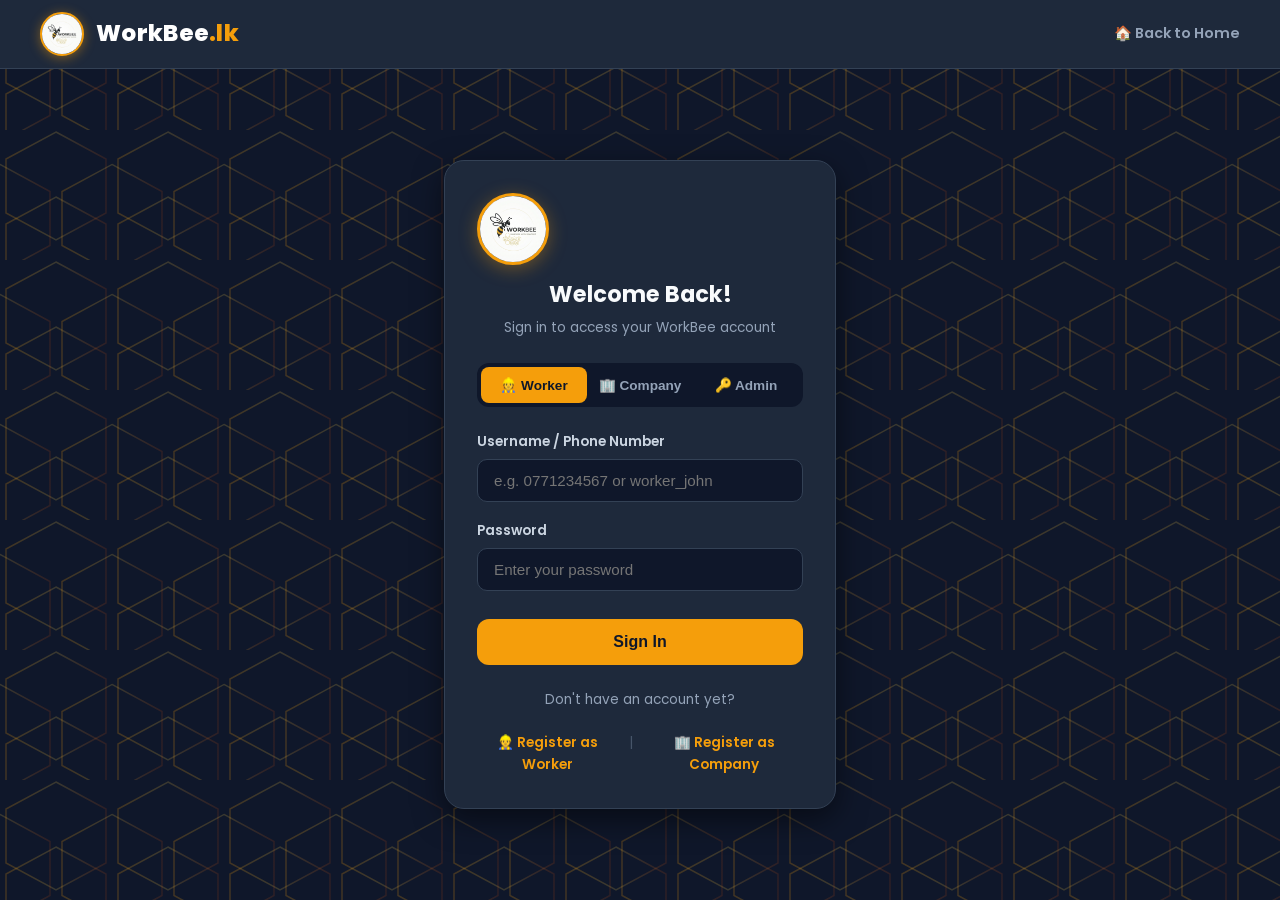
<file: worker-dashboard.html>
<!DOCTYPE html>
<html lang="en">
<head>
    <meta charset="UTF-8">
    <meta name="viewport" content="width=device-width, initial-scale=1.0">
    <title>Worker Dashboard | WorkBee.lk</title>

    <link rel="manifest" href="manifest.json">
    <meta name="theme-color" content="#F59E0B">
    <link rel="apple-touch-icon" href="assets/icons/icon-180.png">

    <link rel="stylesheet" href="css/main.css">
    <link rel="stylesheet" href="css/components.css">
    <link href="https://fonts.googleapis.com/css2?family=Poppins:wght@300;400;500;600;700&display=swap" rel="stylesheet">

    <style>
        body {
            background: #0f172a;
            color: #f8fafc;
            font-family: 'Poppins', sans-serif;
            min-height: 100vh;
            display: flex;
            flex-direction: column;
        }
        .dashboard-layout {
            max-width: 1200px;
            width: 100%;
            margin: 0 auto;
            padding: 24px 16px;
            display: grid;
            grid-template-columns: 320px 1fr;
            gap: 24px;
        }
        @media (max-width: 768px) {
            .dashboard-layout {
                grid-template-columns: 1fr;
            }
        }
        .profile-card {
            background: #1e293b;
            border: 1px solid #334155;
            border-radius: 16px;
            padding: 24px;
            height: fit-content;
        }
        .profile-avatar {
            width: 80px;
            height: 80px;
            background: linear-gradient(135deg, #F59E0B 0%, #d97706 100%);
            color: #0f172a;
            font-size: 2.2rem;
            font-weight: 700;
            display: flex;
            align-items: center;
            justify-content: center;
            border-radius: 50%;
            margin: 0 auto 16px;
        }
        .status-toggle {
            display: flex;
            align-items: center;
            justify-content: space-between;
            background: #0f172a;
            padding: 10px 14px;
            border-radius: 10px;
            margin-top: 16px;
            border: 1px solid #334155;
        }
        .status-badge {
            padding: 4px 10px;
            border-radius: 20px;
            font-size: 0.75rem;
            font-weight: 700;
        }
        .status-available { background: rgba(34,197,94,0.2); color: #4ade80; border: 1px solid #22c55e; }
        .status-busy { background: rgba(239,68,68,0.2); color: #fca5a5; border: 1px solid #ef4444; }

        .content-area {
            display: flex;
            flex-direction: column;
            gap: 24px;
        }
        .section-box {
            background: #1e293b;
            border: 1px solid #334155;
            border-radius: 16px;
            padding: 24px;
        }
        .job-card {
            background: #0f172a;
            border: 1px solid #334155;
            border-radius: 12px;
            padding: 18px;
            margin-bottom: 14px;
            display: flex;
            justify-content: space-between;
            align-items: center;
            gap: 16px;
        }
        @media (max-width: 576px) {
            .job-card {
                flex-direction: column;
                align-items: flex-start;
            }
        }
        .job-title {
            font-size: 1.1rem;
            font-weight: 700;
            color: #F59E0B;
            margin-bottom: 6px;
        }
        .job-meta {
            font-size: 0.85rem;
            color: #94a3b8;
            display: flex;
            gap: 12px;
            flex-wrap: wrap;
        }
        .btn-apply {
            background: #F59E0B;
            color: #0f172a;
            border: none;
            padding: 8px 18px;
            border-radius: 8px;
            font-weight: 700;
            cursor: pointer;
            white-space: nowrap;
        }
        .btn-apply:hover {
            background: #d97706;
        }
        .btn-applied {
            background: #334155;
            color: #94a3b8;
            border: none;
            padding: 8px 18px;
            border-radius: 8px;
            font-weight: 600;
            cursor: default;
        }
        .admin-managed-banner {
            background: rgba(245,158,11,0.1);
            border: 1px solid rgba(245,158,11,0.3);
            border-radius: 12px;
            padding: 12px 16px;
            font-size: 0.85rem;
            color: #F59E0B;
            margin-bottom: 20px;
            display: flex;
            align-items: center;
            gap: 10px;
        }
    </style>
</head>
<body>

    <!-- Header -->
    <header style="background:#1e293b;border-bottom:1px solid #334155;padding:12px 20px;">
        <div style="max-width:1200px;margin:0 auto;display:flex;align-items:center;justify-content:space-between;flex-wrap:wrap;gap:10px;">
            <a href="index.html" class="logo-container">
                <img src="assets/logo.jpg" alt="WorkBee" class="brand-logo-img" onerror="this.onerror=null; this.src='logo.jpg';">
                <span class="logo-text" style="font-size: 1.3rem;">WorkBee<span class="logo-ext">.lk</span></span>
            </a>
            <div style="display:flex;align-items:center;gap:12px;">
                <span style="font-size:0.9rem;color:#cbd5e1;" id="header-user-name">Worker Portal</span>
                <button onclick="Auth.logout()" style="background:#ef4444;color:white;border:none;padding:6px 14px;border-radius:8px;font-weight:600;font-size:0.85rem;cursor:pointer;">
                    🚪 Logout
                </button>
            </div>
        </div>
    </header>

    <!-- Main Layout -->
    <div class="dashboard-layout">
        
        <!-- Left: Profile Info -->
        <div class="profile-card">
            <div class="profile-avatar" id="worker-avatar">W</div>
            <h2 style="text-align:center;font-size:1.2rem;font-weight:700;margin-bottom:4px;" id="worker-name">Loading...</h2>
            <p style="text-align:center;font-size:0.85rem;color:#F59E0B;font-weight:600;margin-bottom:16px;" id="worker-skill">Skill</p>

            <div style="border-top:1px solid #334155;padding-top:16px;font-size:0.85rem;display:flex;flex-direction:column;gap:10px;">
                <div>📍 <strong>District:</strong> <span id="worker-district" style="color:#cbd5e1;">-</span></div>
                <div>📞 <strong>Phone:</strong> <span id="worker-phone" style="color:#cbd5e1;">-</span></div>
                <div>💵 <strong>Daily Rate:</strong> <span id="worker-rate" style="color:#4ade80;font-weight:700;">-</span></div>
            </div>

            <!-- Availability Toggle -->
            <div class="status-toggle">
                <span style="font-size:0.85rem;font-weight:600;">Work Status</span>
                <button id="status-btn" onclick="toggleStatus()" class="status-badge status-available">AVAILABLE</button>
            </div>
        </div>

        <!-- Right: Job Opportunities -->
        <div class="content-area">

            <!-- Admin Notice Banner -->
            <div class="admin-managed-banner">
                <span style="font-size:1.4rem;">🛡️</span>
                <div>
                    <strong>WorkBee Official Dispatch System:</strong> All job confirmations and contacts are coordinated strictly by WorkBee Admin to ensure your payment security and safety.
                </div>
            </div>
            
            <!-- Admin Assigned Jobs Section -->
            <div class="section-box" id="admin-assigned-jobs-section" style="border: 2px solid #F59E0B; background: linear-gradient(180deg, #1e293b 0%, #0f172a 100%);">
                <div style="display:flex;align-items:center;justify-content:space-between;margin-bottom:16px;flex-wrap:wrap;gap:8px;">
                    <div>
                        <h3 style="font-size:1.15rem;font-weight:700;color:#F59E0B;display:flex;align-items:center;gap:8px;">
                            <span>⚡</span> Admin Assigned Jobs (ඔබට යොමු කළ රැකියා)
                        </h3>
                        <p style="font-size:0.8rem;color:#94a3b8;margin-top:2px;">WorkBee Admin විසින් ඔබව තෝරාගෙන යොමු කර ඇති රැකියා. පහතින් ඔබේ තීරණය ලබා දෙන්න.</p>
                    </div>
                    <span style="font-size:0.8rem;background:#F59E0B;color:#0f172a;font-weight:700;padding:4px 12px;border-radius:12px;" id="assigned-job-count">0 Offers</span>
                </div>
                <div id="assigned-job-list">
                    <p style="color:#94a3b8;font-size:0.9rem;">Checking for jobs assigned by Admin...</p>
                </div>
            </div>

            <!-- Matching Jobs -->
            <div class="section-box">
                <div style="display:flex;align-items:center;justify-content:space-between;margin-bottom:16px;">
                    <h3 style="font-size:1.1rem;font-weight:700;color:#F59E0B;">👷 Job Opportunities Matching Your Skill</h3>
                    <span style="font-size:0.8rem;background:#0f172a;padding:4px 10px;border-radius:12px;color:#94a3b8;" id="job-count">0 Jobs</span>
                </div>
                <div id="job-list">
                    <p style="color:#94a3b8;font-size:0.9rem;">Loading available jobs...</p>
                </div>
            </div>

            <!-- My Applications -->
            <div class="section-box">
                <h3 style="font-size:1.1rem;font-weight:700;color:#F59E0B;margin-bottom:16px;">📋 My Job Applications</h3>
                <div id="my-applications-list">
                    <p style="color:#94a3b8;font-size:0.9rem;">You haven't applied to any jobs yet.</p>
                </div>
            </div>

        </div>

    </div>

    <script src="js/firebase-config.js"></script>
    <script src="js/auth.js"></script>
    <script>
        let currentUser = null;

        document.addEventListener('DOMContentLoaded', function() {
            currentUser = Auth.requireAuth(['worker']);
            if (!currentUser) return;

            renderProfile();
            renderAssignedJobs();
            renderJobs();
            renderApplications();

            // Cloud sync for real-time assigned jobs
            if (typeof WB_FIREBASE !== 'undefined') {
                WB_FIREBASE.syncFromCloud().then(function(res) {
                    if (res && res.updated) {
                        renderAssignedJobs();
                        renderJobs();
                        renderApplications();
                    }
                }).catch(function() {});

                setInterval(function() {
                    WB_FIREBASE.syncFromCloud().then(function(res) {
                        if (res && res.updated) {
                            renderAssignedJobs();
                            renderJobs();
                            renderApplications();
                        }
                    }).catch(function() {});
                }, 12000);
            }
        });

        function renderProfile() {
            const p = currentUser.profileData || {};
            document.getElementById('header-user-name').innerText = p.fullName || currentUser.username;
            document.getElementById('worker-name').innerText = p.fullName || currentUser.username;
            document.getElementById('worker-skill').innerText = p.primarySkill || 'Worker';
            document.getElementById('worker-district').innerText = p.district || 'Not specified';
            document.getElementById('worker-phone').innerText = p.phone || '-';
            document.getElementById('worker-rate').innerText = p.dailyRate ? 'LKR ' + p.dailyRate + '/day' : 'Negotiable';

            const initials = (p.fullName || currentUser.username).charAt(0).toUpperCase();
            document.getElementById('worker-avatar').innerText = initials;

            updateStatusUI(p.availability !== 'busy');
        }

        function toggleStatus() {
            let p = currentUser.profileData || {};
            const isCurrentlyAvailable = p.availability !== 'busy';
            p.availability = isCurrentlyAvailable ? 'busy' : 'available';
            
            currentUser.profileData = p;
            localStorage.setItem(AUTH_KEYS.SESSION, JSON.stringify(currentUser));

            let users = JSON.parse(localStorage.getItem(AUTH_KEYS.USERS) || '[]');
            let uIdx = users.findIndex(u => u.id === currentUser.id);
            if (uIdx !== -1) {
                users[uIdx].profileData = p;
                localStorage.setItem(AUTH_KEYS.USERS, JSON.stringify(users));
            }

            updateStatusUI(!isCurrentlyAvailable);
        }

        function updateStatusUI(isAvailable) {
            const btn = document.getElementById('status-btn');
            if (isAvailable) {
                btn.className = 'status-badge status-available';
                btn.innerText = 'AVAILABLE';
            } else {
                btn.className = 'status-badge status-busy';
                btn.innerText = 'BUSY';
            }
        }

        function renderJobs() {
            const container = document.getElementById('job-list');
            const postings = JSON.parse(localStorage.getItem(AUTH_KEYS.JOB_POSTINGS) || '[]');
            const mySkill = (currentUser.profileData && currentUser.profileData.primarySkill) || '';
            const applications = JSON.parse(localStorage.getItem(AUTH_KEYS.APPLICATIONS) || '[]');

            const matching = postings.filter(p => !mySkill || p.skillRequired.toLowerCase().includes(mySkill.toLowerCase()) || mySkill.toLowerCase().includes(p.skillRequired.toLowerCase()));

            document.getElementById('job-count').innerText = matching.length + ' Jobs Found';

            if (matching.length === 0) {
                container.innerHTML = `
                    <div style="text-align:center;padding:24px;color:#94a3b8;">
                        <p style="font-size:1.2rem;margin-bottom:6px;">🔍 No jobs matching your skill right now.</p>
                        <p style="font-size:0.85rem;">Check back soon as new requirements are posted!</p>
                    </div>
                `;
                return;
            }

            container.innerHTML = matching.map(job => {
                const hasApplied = applications.some(a => a.jobId === job.id && a.workerUserId === currentUser.id);
                return `
                    <div class="job-card">
                        <div>
                            <div class="job-title">${job.skillRequired} Required (${job.workersNeeded} Workers)</div>
                            <div class="job-meta">
                                <span>🏢 WorkBee Client Request</span>
                                <span>📍 Location: ${job.location || 'Location'}</span>
                                <span>📅 Date: ${job.requiredDate || 'ASAP'}</span>
                                <span>💵 Pay: LKR ${job.dailyPay || 'Standard'}/day</span>
                            </div>
                        </div>
                        <div>
                            ${hasApplied ? 
                                `<button class="btn-applied">✓ Applied (Pending Admin)</button>` : 
                                `<button class="btn-apply" onclick="applyJob('${job.id}')">Apply via Admin</button>`
                            }
                        </div>
                    </div>
                `;
            }).join('');
        }

        function applyJob(jobId) {
            let applications = JSON.parse(localStorage.getItem(AUTH_KEYS.APPLICATIONS) || '[]');
            const newApp = {
                id: 'app_' + Date.now(),
                jobId: jobId,
                workerUserId: currentUser.id,
                workerName: (currentUser.profileData && currentUser.profileData.fullName) || currentUser.username,
                workerPhone: (currentUser.profileData && currentUser.profileData.phone) || '',
                workerSkill: (currentUser.profileData && currentUser.profileData.primarySkill) || '',
                appliedAt: new Date().toISOString(),
                status: 'Applied (Pending Admin Match)'
            };

            applications.push(newApp);
            localStorage.setItem(AUTH_KEYS.APPLICATIONS, JSON.stringify(applications));

            alert('Application submitted! WorkBee Admin will review your application and contact you for assignment.');
            renderJobs();
            renderApplications();
        }

        function renderApplications() {
            const container = document.getElementById('my-applications-list');
            const applications = JSON.parse(localStorage.getItem(AUTH_KEYS.APPLICATIONS) || '[]');
            const postings = JSON.parse(localStorage.getItem(AUTH_KEYS.JOB_POSTINGS) || '[]');

            const myApps = applications.filter(a => a.workerUserId === currentUser.id);

            if (myApps.length === 0) {
                container.innerHTML = `<p style="color:#94a3b8;font-size:0.85rem;">You haven't applied to any jobs yet.</p>`;
                return;
            }

            container.innerHTML = myApps.map(app => {
                const job = postings.find(p => p.id === app.jobId) || {};
                return `
                    <div style="background:#0f172a;border:1px solid #334155;border-radius:10px;padding:12px 16px;margin-bottom:10px;display:flex;justify-content:space-between;align-items:center;">
                        <div>
                            <div style="font-weight:700;color:#F59E0B;font-size:0.95rem;">${job.skillRequired || 'Job Request'}</div>
                            <div style="font-size:0.8rem;color:#94a3b8;">Location: ${job.location || '-'} | Applied: ${new Date(app.appliedAt).toLocaleDateString()}</div>
                        </div>
                        <span style="background:rgba(245,158,11,0.15);color:#F59E0B;border:1px solid #F59E0B;padding:4px 10px;border-radius:12px;font-size:0.75rem;font-weight:700;">${app.status.toUpperCase()}</span>
                    </div>
                `;
            }).join('');
        }

        function renderAssignedJobs() {
            const container = document.getElementById('assigned-job-list');
            const countEl = document.getElementById('assigned-job-count');
            if (!container) return;

            const allAssigned = JSON.parse(localStorage.getItem(AUTH_KEYS.ASSIGNED_JOBS) || '[]');
            const p = (currentUser && currentUser.profileData) || {};
            const myUname = (currentUser && currentUser.username || '').toLowerCase();
            const myId = String((currentUser && currentUser.id) || '');
            const myProfId = String(p.id || '');
            const myPhone = String(p.phone || '').replace(/[^0-9]/g, '');
            const myNic = String(p.nic || '').trim().toLowerCase();

            // Filter jobs assigned to this worker
            const myJobs = allAssigned.filter(j => {
                const jwId = String(j.workerId || '');
                const jwPhone = String(j.workerPhone || '').replace(/[^0-9]/g, '');
                const jwNic = String(j.workerNic || '').trim().toLowerCase();
                const jwUname = String(j.workerUsername || '').toLowerCase();

                if (myProfId && jwId === myProfId) return true;
                if (myId && jwId === myId) return true;
                if (myUname && jwUname && jwUname === myUname) return true;
                if (myPhone && jwPhone && (myPhone === jwPhone || (myPhone.length >= 9 && jwPhone.endsWith(myPhone.slice(-9))))) return true;
                if (myNic && jwNic && myNic === jwNic) return true;
                return false;
            });

            if (countEl) countEl.innerText = myJobs.length + ' Offer' + (myJobs.length !== 1 ? 's' : '');

            if (myJobs.length === 0) {
                container.innerHTML = `
                    <div style="text-align:center;padding:24px 16px;background:rgba(15,23,42,0.6);border-radius:12px;border:1px dashed #334155;">
                        <p style="font-size:1rem;color:#cbd5e1;margin-bottom:4px;">📭 ඔබට Admin මඟින් යොමු කළ නව රැකියා නොමැත.</p>
                        <p style="font-size:0.8rem;color:#64748b;">Admin විසින් ඔබේ සුදුසුකම් වලට ගැලපෙන රැකියාවක් තෝරා එවූ විට මෙහි දිස්වනු ඇත.</p>
                    </div>
                `;
                return;
            }

            container.innerHTML = myJobs.map(j => {
                const isPending = !j.status || j.status === 'pending';
                const isAccepted = j.status === 'accepted';
                const isRejected = j.status === 'rejected';
                const skillsStr = Array.isArray(j.skills) ? j.skills.join(', ') : (j.skills || 'General');

                let decisionUI = '';
                if (isPending) {
                    decisionUI = `
                        <div style="display:flex;gap:10px;flex-wrap:wrap;align-items:center;">
                            <button onclick="respondToJob('${j.id}', 'accepted')" style="background:#10B981;color:white;border:none;padding:10px 18px;border-radius:8px;font-weight:700;font-size:0.9rem;cursor:pointer;display:inline-flex;align-items:center;gap:6px;box-shadow:0 4px 12px rgba(16,185,129,0.3);">
                                ✅ මම කැමතියි (Accept)
                            </button>
                            <button onclick="respondToJob('${j.id}', 'rejected')" style="background:#ef4444;color:white;border:none;padding:10px 18px;border-radius:8px;font-weight:700;font-size:0.9rem;cursor:pointer;display:inline-flex;align-items:center;gap:6px;">
                                ❌ අකමැතියි (Decline)
                            </button>
                        </div>
                    `;
                } else if (isAccepted) {
                    decisionUI = `
                        <div style="background:rgba(16,185,129,0.15);border:1px solid #10B981;border-radius:10px;padding:12px 14px;">
                            <div style="color:#34D399;font-weight:700;font-size:0.92rem;display:flex;align-items:center;gap:6px;">
                                <span>✅</span> ඔබ මෙම රැකියාව භාරගෙන ඇත (Accepted)
                            </div>
                            <div style="font-size:0.78rem;color:#94a3b8;margin-top:2px;">
                                WorkBee Admin විසින් ඔබව අමතා ඉදිරි කටයුතු සිදු කරනු ඇත.
                            </div>
                            <a href="https://wa.me/94787823328?text=${encodeURIComponent('Hello WorkBee Admin, I have ACCEPTED Job Ref #' + j.reqId + ' for ' + (j.company || 'Client') + '.')}" target="_blank" style="display:inline-flex;align-items:center;gap:4px;background:#25D366;color:white;text-decoration:none;padding:6px 12px;border-radius:6px;font-size:0.78rem;font-weight:700;margin-top:8px;">
                                💬 WhatsApp Admin (+94 78 782 3328)
                            </a>
                        </div>
                    `;
                } else if (isRejected) {
                    decisionUI = `
                        <div style="background:rgba(239,68,68,0.15);border:1px solid #ef4444;border-radius:10px;padding:12px 14px;">
                            <div style="color:#f87171;font-weight:700;font-size:0.92rem;display:flex;align-items:center;gap:6px;">
                                <span>❌</span> ඔබ මෙම රැකියාව ප්‍රතික්ෂේප කර ඇත (Declined)
                            </div>
                            <button onclick="respondToJob('${j.id}', 'accepted')" style="background:transparent;border:1px solid #10b981;color:#34d399;padding:4px 10px;border-radius:6px;font-size:0.75rem;cursor:pointer;margin-top:8px;font-weight:600;">
                                ↩️ කැමති ලෙස වෙනස් කරන්න
                            </button>
                        </div>
                    `;
                }

                return `
                    <div style="background:#0f172a;border:1px solid ${isAccepted ? '#10b981' : (isRejected ? '#ef4444' : '#F59E0B')};border-radius:14px;padding:18px;margin-bottom:14px;">
                        <div style="display:flex;justify-content:space-between;align-items:flex-start;flex-wrap:wrap;gap:10px;margin-bottom:12px;border-bottom:1px solid #1e293b;padding-bottom:10px;">
                            <div>
                                <span style="font-size:0.75rem;background:rgba(245,158,11,0.2);color:#F59E0B;padding:2px 8px;border-radius:6px;font-weight:700;">JOB REF: #${j.reqId}</span>
                                <h4 style="font-size:1.1rem;color:#f8fafc;margin:6px 0 2px;">🏢 ${j.company || 'WorkBee Client'}</h4>
                                <div style="font-size:0.85rem;color:#38bdf8;font-weight:600;">🛠️ ${skillsStr}</div>
                            </div>
                            <div style="text-align:right;">
                                <div style="font-size:0.8rem;color:#94a3b8;">Daily Pay:</div>
                                <div style="color:#4ade80;font-weight:700;font-size:1.1rem;">LKR ${Number(j.payRate || 0).toLocaleString()} <span style="font-size:0.75rem;color:#94a3b8;">/day</span></div>
                            </div>
                        </div>
                        <div style="display:grid;grid-template-columns:repeat(auto-fit, minmax(180px, 1fr));gap:8px;font-size:0.83rem;color:#cbd5e1;margin-bottom:16px;">
                            <div>📍 <strong>Location:</strong> ${j.district || 'All Island'}${j.town ? ' (' + j.town + ')' : ''}</div>
                            <div>🕒 <strong>Shift:</strong> ${j.shifts || 'Day'}</div>
                            <div>📅 <strong>Dates:</strong> ${j.fromDate || 'ASAP'} to ${j.toDate || 'N/A'} (${j.totalDays || 1}d)</div>
                            <div>🍱 <strong>Meals:</strong> ${j.meals || 'N/A'}</div>
                            ${j.desc ? `<div style="grid-column:1/-1;color:#94a3b8;">📝 <strong>Notes:</strong> ${j.desc}</div>` : ''}
                        </div>
                        <div>
                            ${decisionUI}
                        </div>
                    </div>
                `;
            }).join('');
        }

        async function respondToJob(assignId, response) {
            let allAssigned = JSON.parse(localStorage.getItem(AUTH_KEYS.ASSIGNED_JOBS) || '[]');
            let targetJob = null;
            for (let i = 0; i < allAssigned.length; i++) {
                if (String(allAssigned[i].id) === String(assignId)) {
                    allAssigned[i].status = response;
                    allAssigned[i].workerResponse = response;
                    allAssigned[i].respondedAt = new Date().toISOString();
                    targetJob = allAssigned[i];
                    break;
                }
            }

            if (!targetJob) {
                alert('Job assignment not found.');
                return;
            }

            localStorage.setItem(AUTH_KEYS.ASSIGNED_JOBS, JSON.stringify(allAssigned));

            // Sync with Firebase Cloud so Admin sees it in real-time
            if (typeof WB_FIREBASE !== 'undefined' && WB_FIREBASE.saveAssignedJob) {
                try {
                    await WB_FIREBASE.saveAssignedJob(targetJob);
                } catch(e) {
                    console.warn('[Firebase saveAssignedJob error]:', e);
                }
            }

            if (response === 'accepted') {
                alert('ස්තූතියි! ඔබ රැකියාව භාරගත් බව Admin හට දන්වන ලදී. WorkBee Admin ඉක්මනින් ඔබව අමතනු ඇත.');
            } else {
                alert('ඔබ මෙම රැකියාව ප්‍රතික්ෂේප කළ බව සටහන් විය.');
            }

            renderAssignedJobs();
        }
    </script>
</body>
</html>
</file>
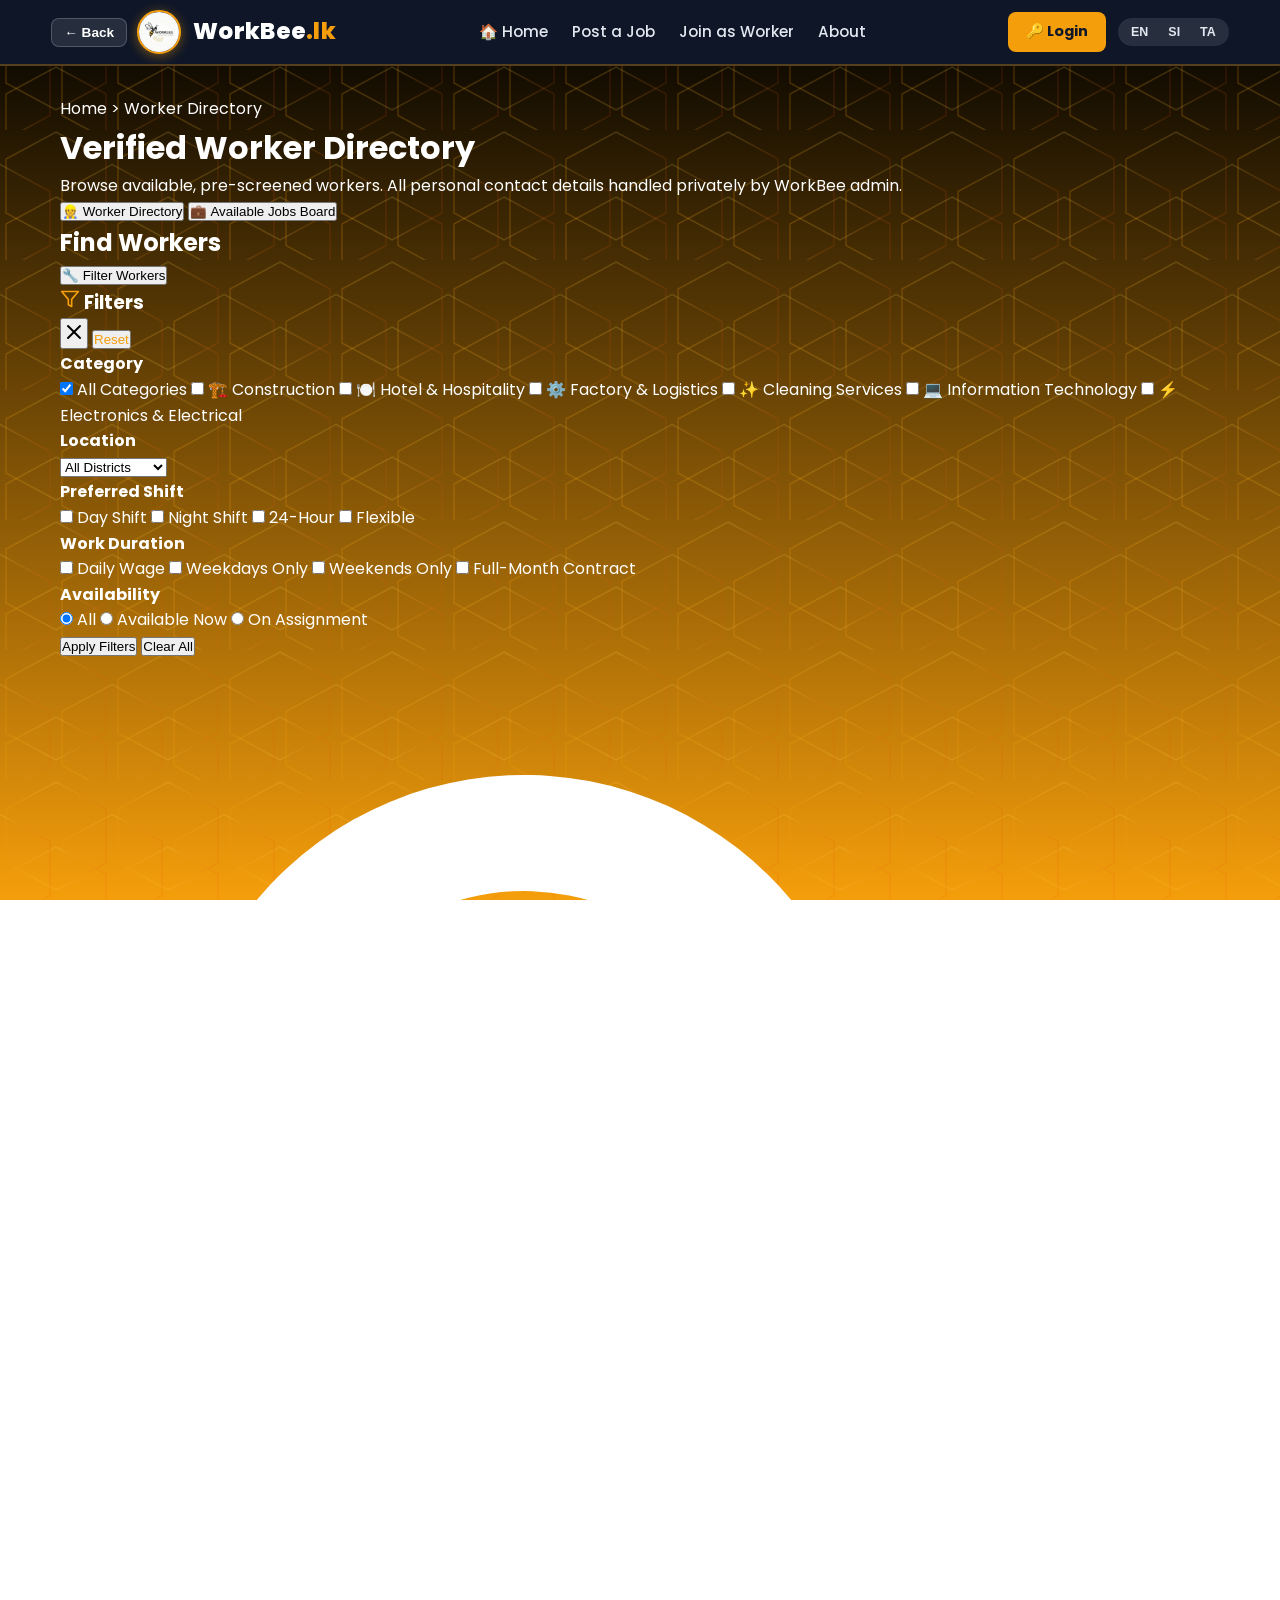
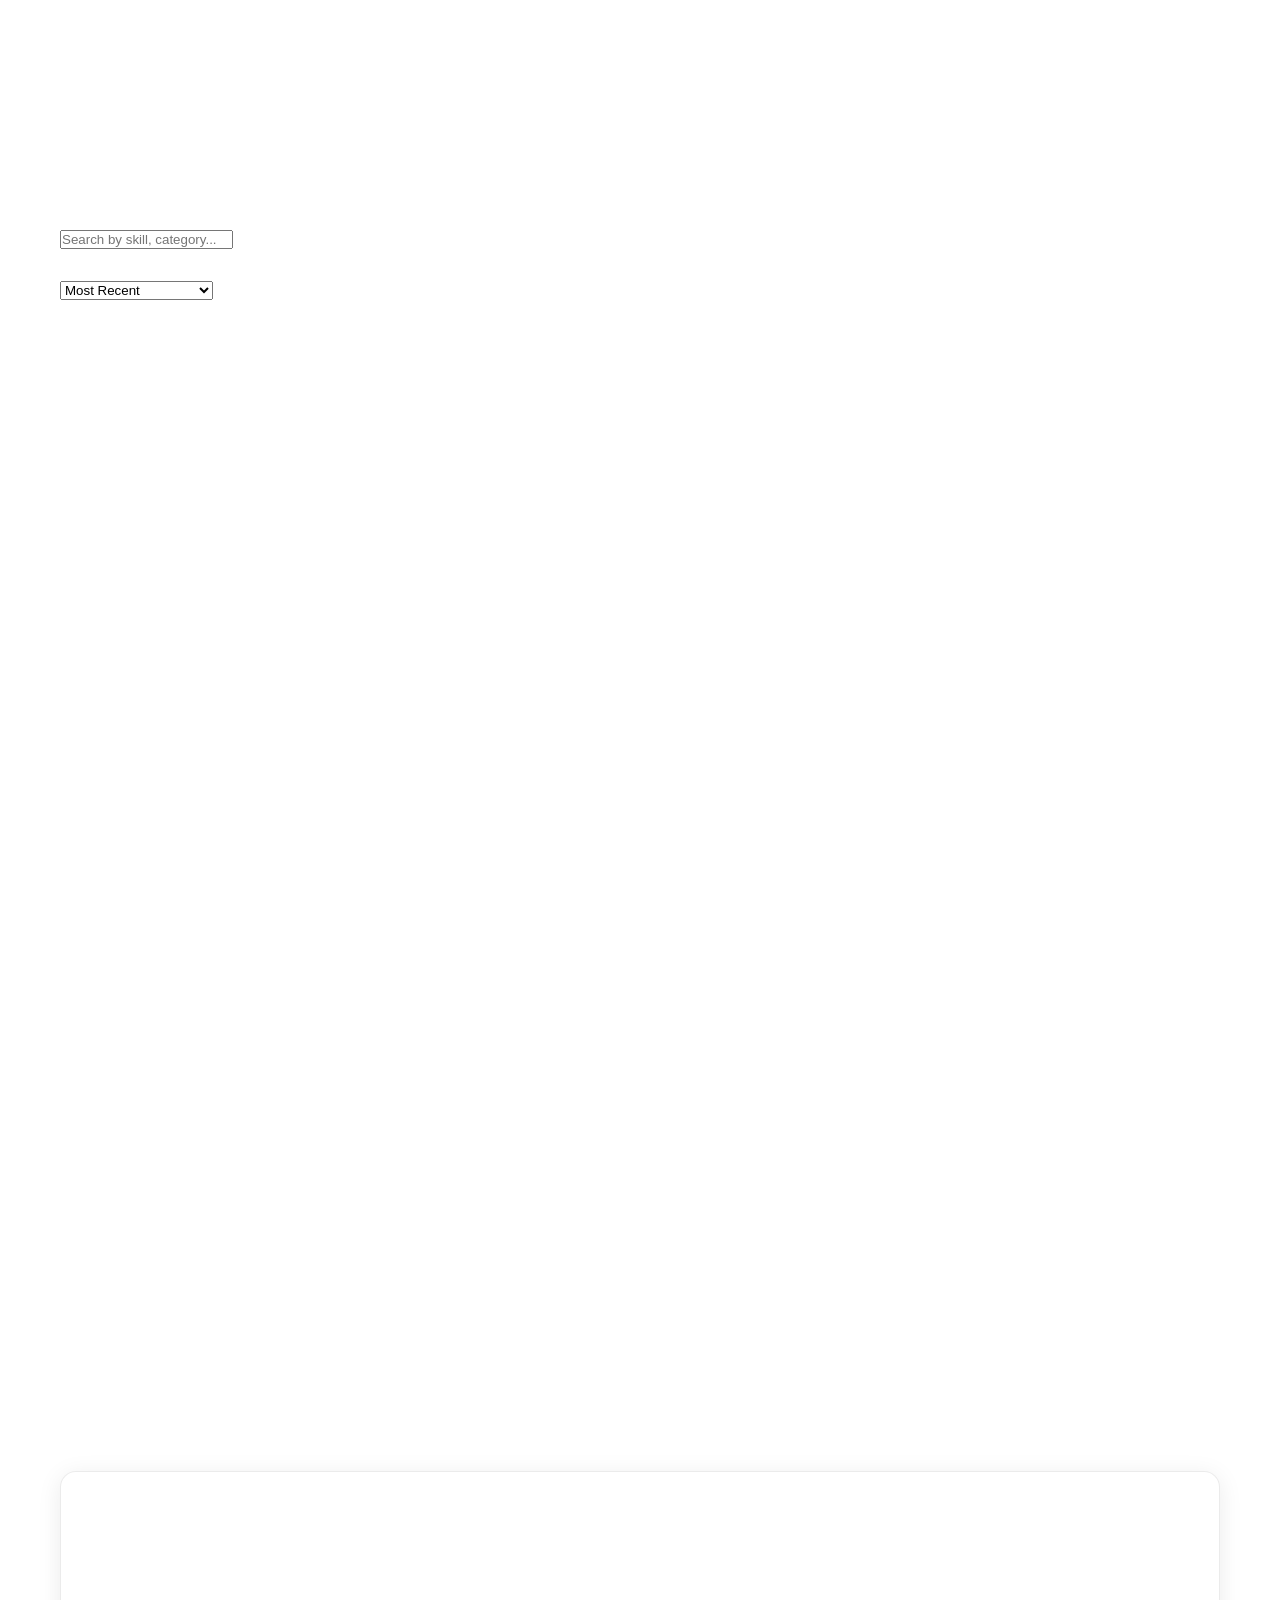
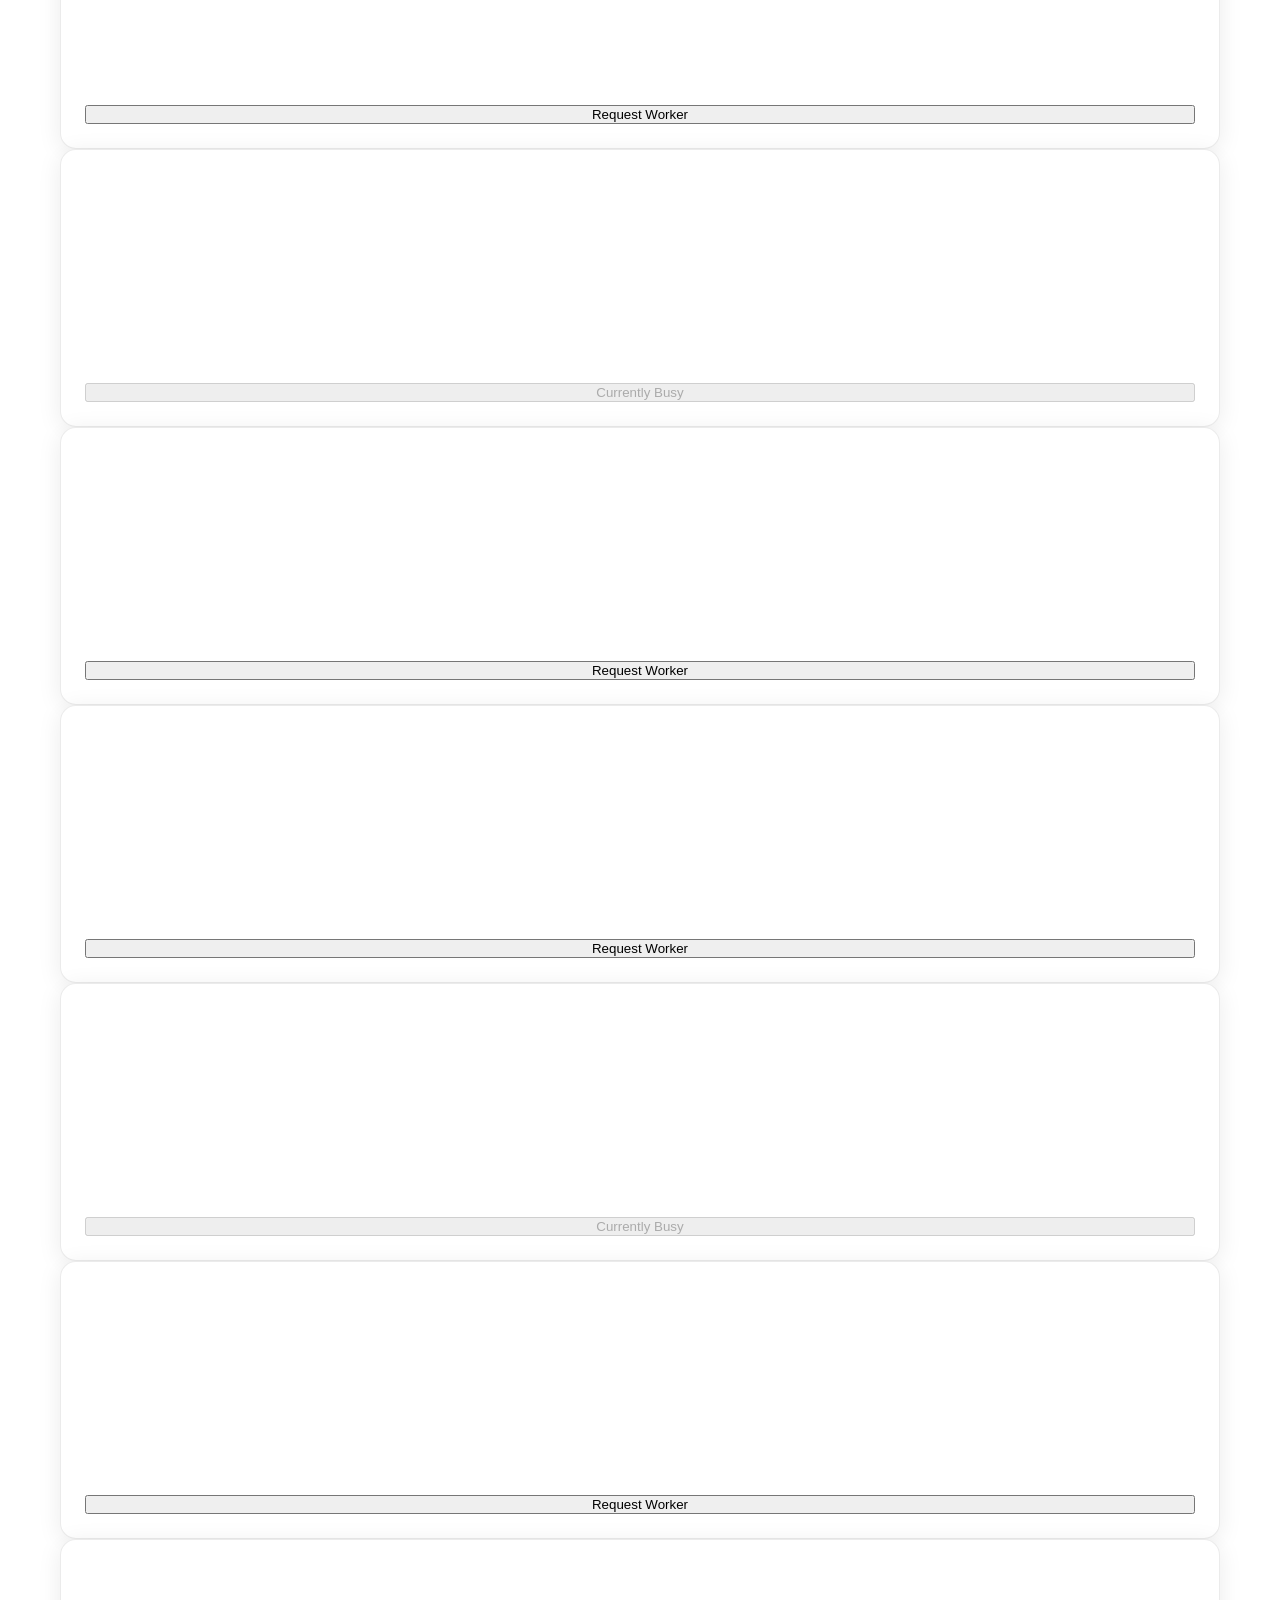
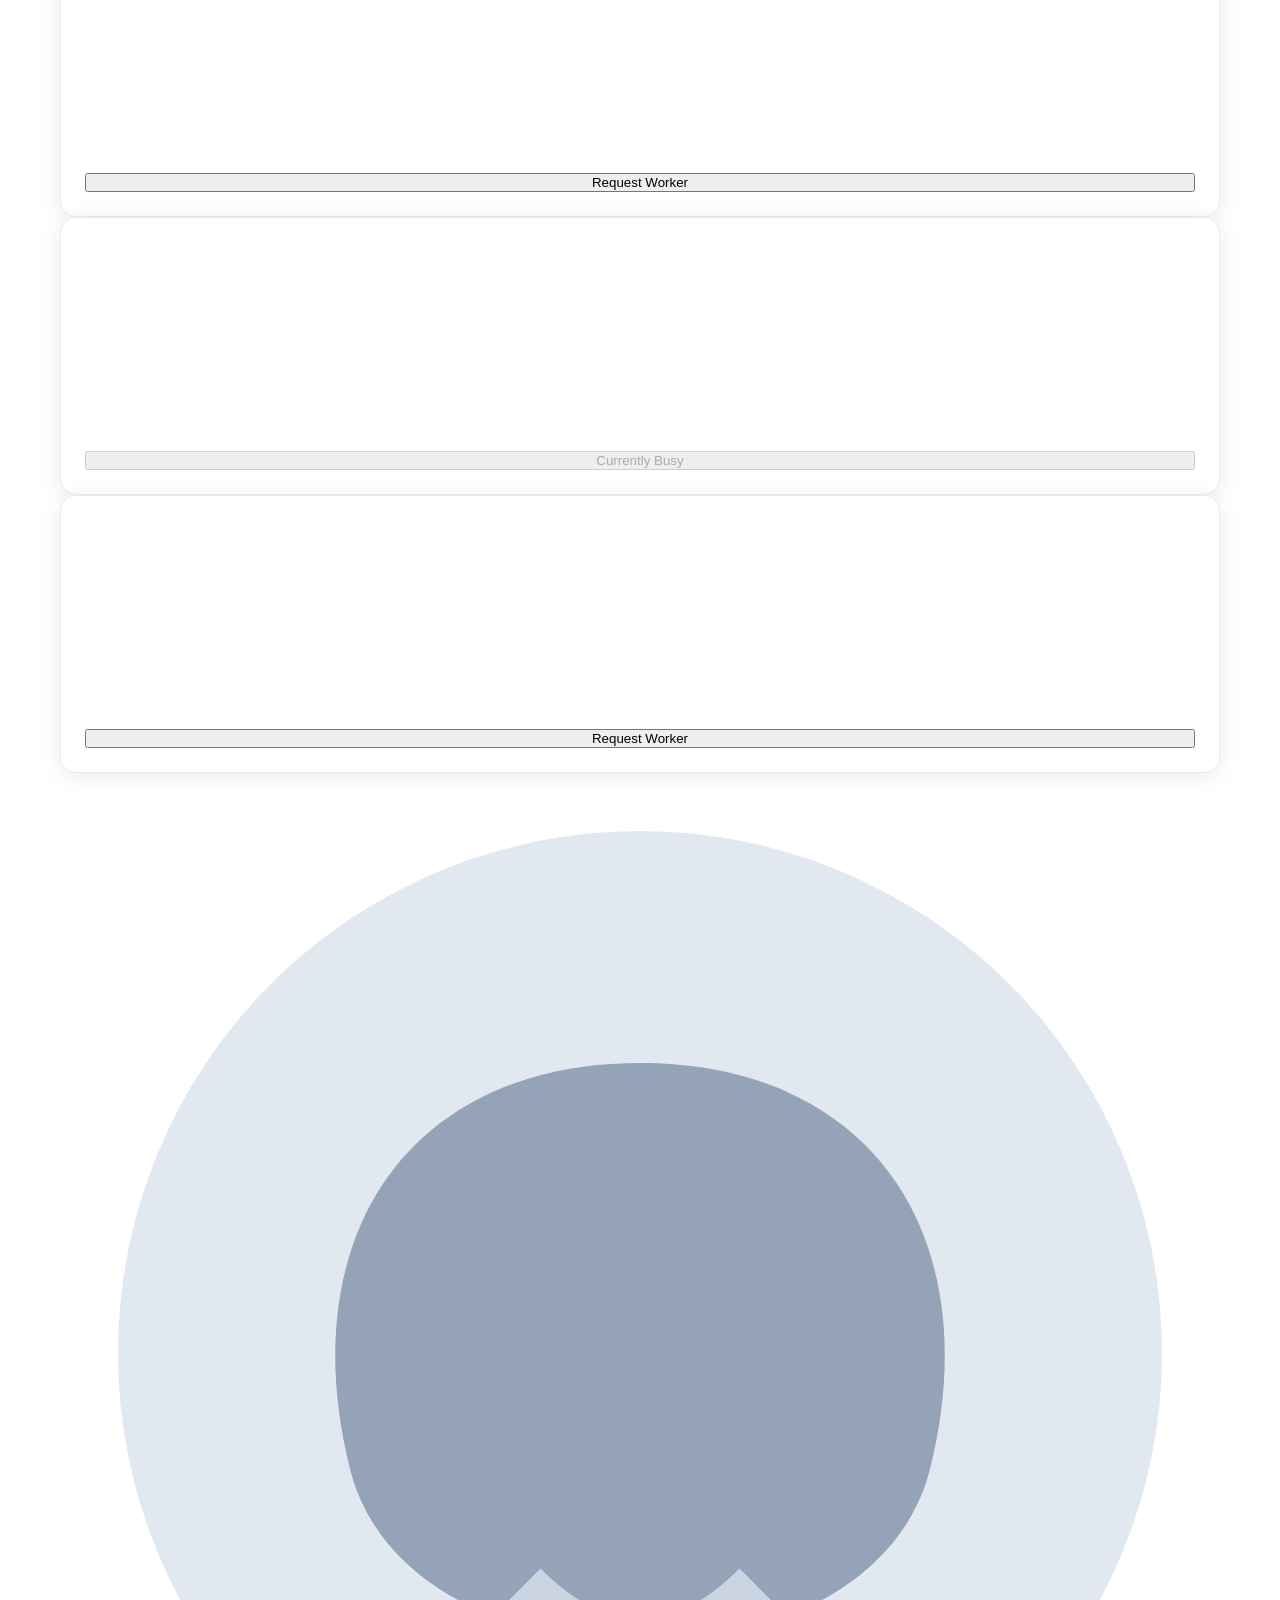
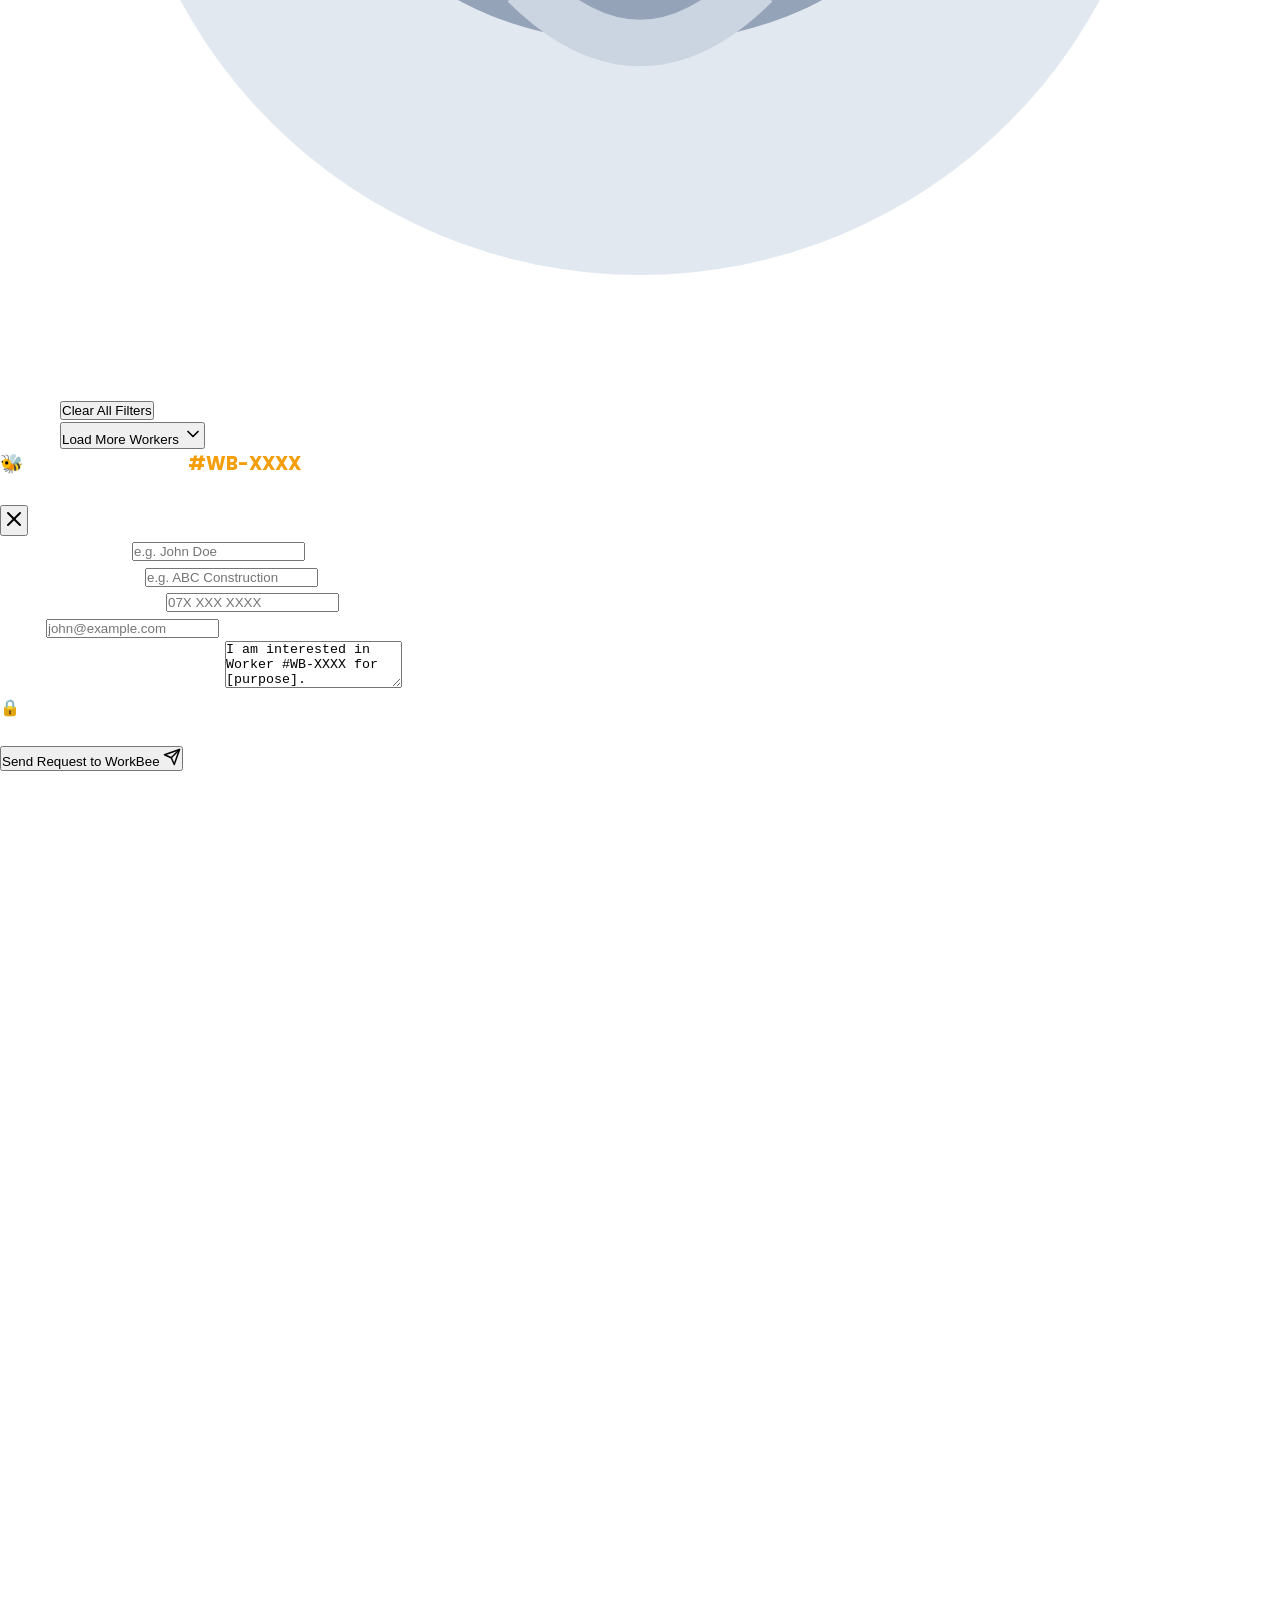
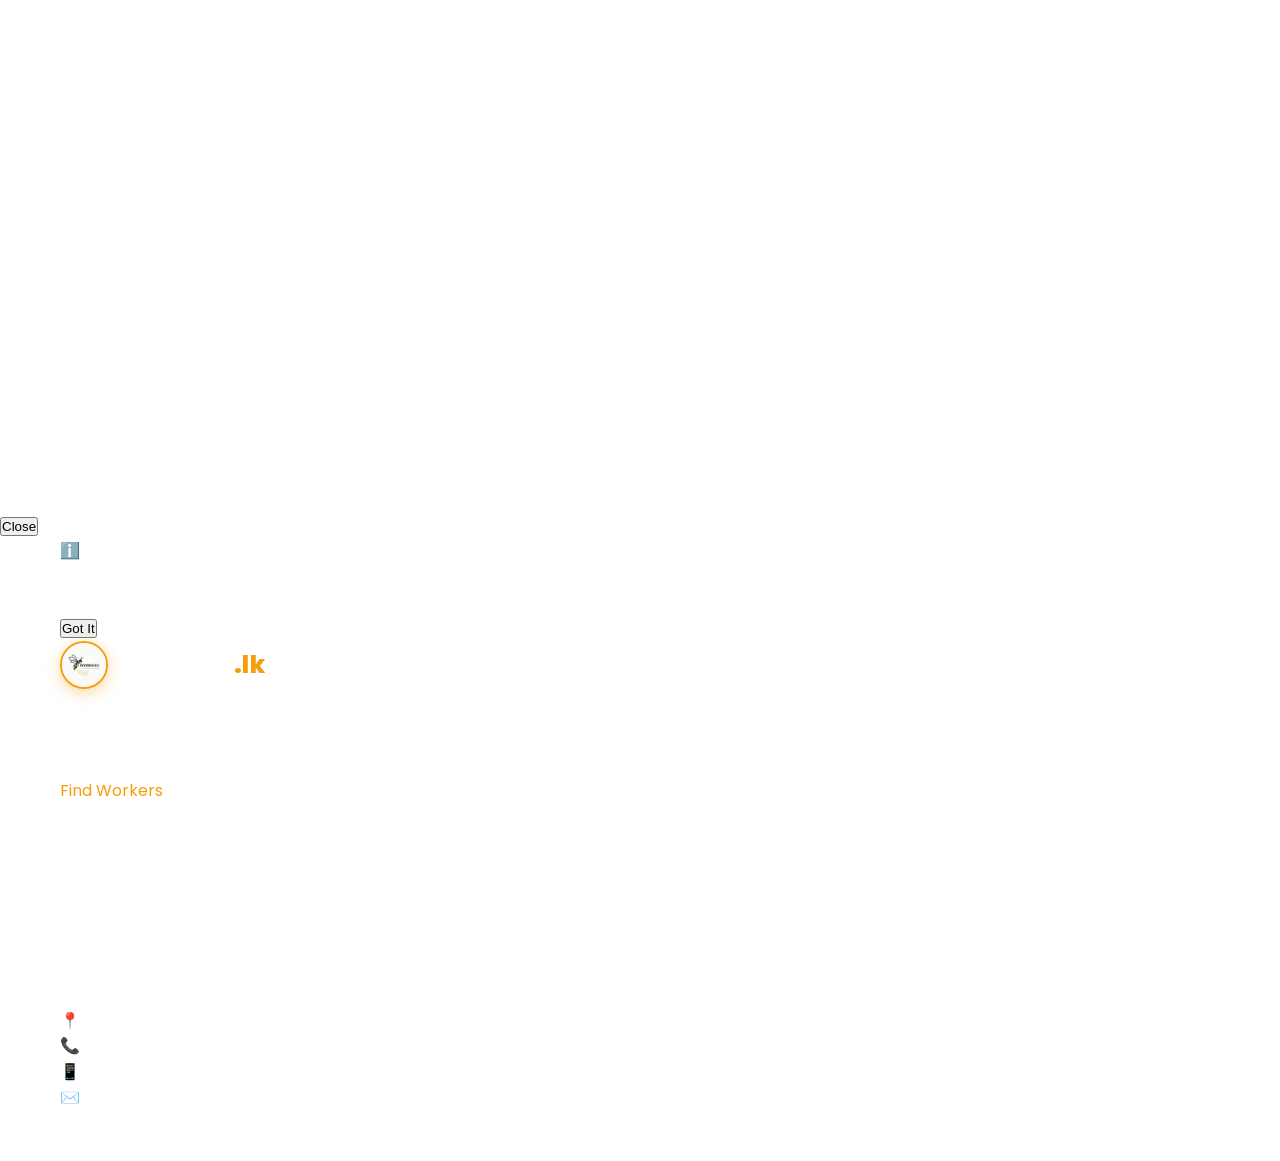
<file: workers.html>
<!DOCTYPE html>
<html lang="en">
<head>
    <meta charset="UTF-8">
    <meta name="viewport" content="width=device-width, initial-scale=1.0">
    <title>Verified Worker Directory | WorkBee.lk</title>
    <!-- Google Fonts: Poppins -->
    <link href="https://fonts.googleapis.com/css2?family=Poppins:wght@300;400;500;600;700&display=swap" rel="stylesheet">
    <link rel="stylesheet" href="css/main.css?v=13">
    <link rel="stylesheet" href="css/components.css?v=13">
    <style>
        body { background: linear-gradient(to bottom, #000000 0%, #F59E0B 100%) !important; background-attachment: fixed !important; }
        #navbar { min-height: auto !important; height: auto !important; overflow: visible !important; }
        #navbar .container { height: auto !important; min-height: 0 !important; padding-top: 0.75rem !important; padding-bottom: 0.75rem !important; }
    </style>
    <!-- ===== PWA - Progressive Web App ===== -->
    <link rel="manifest" href="manifest.json">
    <meta name="mobile-web-app-capable" content="yes">
    <meta name="apple-mobile-web-app-capable" content="yes">
    <meta name="apple-mobile-web-app-status-bar-style" content="black-translucent">
    <meta name="apple-mobile-web-app-title" content="WorkBee">
    <meta name="application-name" content="WorkBee">
    <meta name="msapplication-TileColor" content="#0f172a">
    <meta name="msapplication-TileImage" content="assets/icons/icon-144.png">
    <meta name="theme-color" content="#F59E0B">
    <!-- Apple Touch Icons -->
    <link rel="apple-touch-icon" href="assets/icons/icon-180.png">
    <link rel="apple-touch-icon" sizes="152x152" href="assets/icons/icon-152.png">
    <link rel="apple-touch-icon" sizes="144x144" href="assets/icons/icon-144.png">
    <link rel="apple-touch-icon" sizes="128x128" href="assets/icons/icon-128.png">
    <link rel="icon" type="image/png" sizes="192x192" href="assets/icons/icon-192.png">
    <link rel="icon" type="image/png" sizes="96x96" href="assets/icons/icon-96.png">
    <!-- ===== END PWA ===== -->
</head>
<body class="bg-slate-50 font-poppins text-slate-800">
    <!-- 1. Fixed Navbar -->
    <nav class="navbar" id="navbar">
        <div style="display: flex; align-items: center; gap: 10px;">
            <button onclick="window.history.back()" class="btn-back" style="display: inline-flex; align-items: center; gap: 4px; background: rgba(255,255,255,0.1); color: white; border: 1px solid rgba(255,255,255,0.2); padding: 6px 12px; border-radius: 8px; font-weight: 600; cursor: pointer; font-size: 0.85rem; white-space: nowrap;">← Back</button>
            <a href="index.html" class="logo-container">
                <img src="assets/logo.jpg" alt="WorkBee.lk Logo" class="brand-logo-img" onerror="this.onerror=null; this.src='logo.jpg';">
                <span class="logo-text">WorkBee<span class="logo-ext">.lk</span></span>
            </a>
        </div>

        <div class="nav-links">
            <a href="index.html">🏠 Home</a>
            <a href="register-company.html">Post a Job</a>
            <a href="register-worker.html">Join as Worker</a>
            <a href="index.html#sectors">About</a>
        </div>

        <div class="nav-actions">
            <div id="nav-auth-container" style="display: flex; align-items: center; gap: 8px;">
                <a href="login.html" style="background:#F59E0B;color:#0f172a;padding:8px 18px;border-radius:8px;text-decoration:none;font-weight:700;font-size:0.9rem;white-space: nowrap;">🔑 Login</a>
            </div>
            <div class="lang-switcher">
                <button class="lang-btn active">EN</button>
                <button class="lang-btn">SI</button>
                <button class="lang-btn">TA</button>
            </div>
        </div>

        <button class="mobile-menu-btn" onclick="toggleMobileMenu()" aria-label="Toggle navigation menu">☰</button>
    </nav>

    <!-- 2. Page Header -->
    <header class="bg-slate-900 text-white pb-12 relative overflow-hidden" style="padding-top: 96px;">
        <!-- Animated hex background -->
        <div class="absolute inset-0 opacity-10" style="background-image: radial-gradient(#F59E0B 1px, transparent 1px); background-size: 20px 20px;"></div>
        
        <div class="container mx-auto px-4 relative z-10 text-center">
            <!-- Breadcrumb -->
            <nav class="text-sm text-slate-300 mb-4 flex justify-center items-center gap-2">
                <a href="index.html" class="hover:text-primary transition-colors">Home</a>
                <span>&gt;</span>
                <span class="text-white font-medium">Worker Directory</span>
            </nav>
            
            <h1 class="text-4xl md:text-5xl font-bold mb-4 text-white">Verified Worker Directory</h1>
            <p class="text-lg md:text-xl text-slate-300 max-w-2xl mx-auto">Browse available, pre-screened workers. All personal contact details handled privately by WorkBee admin.</p>
        </div>
    </header>

    <!-- 3. Main Content Layout -->
    <main class="container mx-auto px-4 py-10 relative">
        
        <!-- Tab Switcher: Worker Directory vs Job Board -->
        <div class="flex justify-center mb-8">
            <div class="bg-slate-200 p-1.5 rounded-xl flex gap-2 max-w-md w-full shadow-inner">
                <button id="view-workers-tab" class="flex-1 py-3 px-4 rounded-lg font-bold text-sm transition-all shadow-sm bg-primary text-dark flex items-center justify-center gap-2" onclick="switchViewTab('workers')">
                    <span>👷</span> Worker Directory
                </button>
                <button id="view-jobs-tab" class="flex-1 py-3 px-4 rounded-lg font-bold text-sm transition-all text-slate-600 hover:text-dark flex items-center justify-center gap-2" onclick="switchViewTab('jobs')">
                    <span>💼</span> Available Jobs Board
                </button>
            </div>
        </div>

        <!-- Mobile Filter Toggle -->
        <div class="md:hidden flex justify-between items-center mb-6" id="mobile-filter-bar">
            <h2 class="text-xl font-bold text-dark">Find Workers</h2>
            <button onclick="toggleMobileFilter()" class="flex items-center gap-2 bg-white px-4 py-2 rounded-full shadow-sm text-sm font-semibold border border-slate-200 text-dark hover:border-primary transition-colors">
                <span>🔧</span> Filter Workers
            </button>
        </div>

        <div class="flex flex-col md:flex-row gap-8">
            
            <!-- Left Column - Filter Panel -->
            <aside class="w-full md:w-72 flex-shrink-0 relative" id="filter-aside">
                <!-- Mobile Overlay (hidden by default) -->
                <div id="filter-overlay" class="fixed inset-0 bg-dark/50 z-40 hidden md:hidden transition-opacity" onclick="toggleMobileFilter()"></div>
                
                <!-- Filter Drawer/Panel -->
                <div id="filter-panel" class="fixed md:sticky top-0 left-0 h-full md:h-auto md:top-72 w-72 md:w-full bg-white z-40 shadow-xl md:shadow-lg rounded-none md:rounded-xl p-5 transform -translate-x-full md:translate-x-0 transition-transform duration-300 overflow-y-auto max-h-screen md:max-h-[calc(100vh-19rem)]">
                    
                    <div class="flex items-center justify-between mb-6 pb-4 border-b border-slate-100">
                        <h3 class="text-lg font-bold text-dark flex items-center gap-2">
                            <svg width="20" height="20" viewBox="0 0 24 24" fill="none" stroke="currentColor" stroke-width="2" stroke-linecap="round" stroke-linejoin="round" class="text-primary"><polygon points="22 3 2 3 10 12.46 10 19 14 21 14 12.46 22 3"></polygon></svg>
                            Filters
                        </h3>
                        <button class="md:hidden text-slate-400 hover:text-dark" onclick="toggleMobileFilter()">
                            <svg width="24" height="24" viewBox="0 0 24 24" fill="none" stroke="currentColor" stroke-width="2" stroke-linecap="round" stroke-linejoin="round"><line x1="18" y1="6" x2="6" y2="18"></line><line x1="6" y1="6" x2="18" y2="18"></line></svg>
                        </button>
                        <button type="button" class="text-sm text-primary hover:underline font-medium hidden md:block" onclick="resetFilters()">Reset</button>
                    </div>

                    <!-- Filter Form -->
                    <form id="filter-form" class="space-y-6">
                        
                        <!-- 1. Industry / Category -->
                        <div>
                            <h4 class="text-sm font-semibold text-slate-700 mb-3 uppercase tracking-wider">Category</h4>
                            <div class="space-y-2" id="filter-category">
                                <label class="flex items-center gap-3 p-2 rounded hover:bg-slate-50 cursor-pointer transition-colors group">
                                    <input type="checkbox" name="category" value="all" class="w-4 h-4 text-primary bg-white border-slate-300 rounded focus:ring-primary focus:ring-2" checked>
                                    <span class="text-sm font-medium text-slate-700 group-hover:text-dark">All Categories</span>
                                </label>
                                <label class="flex items-center gap-3 p-2 rounded hover:bg-slate-50 cursor-pointer transition-colors group">
                                    <input type="checkbox" name="category" value="construction" class="w-4 h-4 text-primary bg-white border-slate-300 rounded focus:ring-primary focus:ring-2">
                                    <span class="text-sm font-medium text-slate-700 group-hover:text-dark">🏗️ Construction</span>
                                </label>
                                <label class="flex items-center gap-3 p-2 rounded hover:bg-slate-50 cursor-pointer transition-colors group">
                                    <input type="checkbox" name="category" value="hospitality" class="w-4 h-4 text-primary bg-white border-slate-300 rounded focus:ring-primary focus:ring-2">
                                    <span class="text-sm font-medium text-slate-700 group-hover:text-dark">🍽️ Hotel & Hospitality</span>
                                </label>
                                <label class="flex items-center gap-3 p-2 rounded hover:bg-slate-50 cursor-pointer transition-colors group">
                                    <input type="checkbox" name="category" value="factory" class="w-4 h-4 text-primary bg-white border-slate-300 rounded focus:ring-primary focus:ring-2">
                                    <span class="text-sm font-medium text-slate-700 group-hover:text-dark">⚙️ Factory & Logistics</span>
                                </label>
                                <label class="flex items-center gap-3 p-2 rounded hover:bg-slate-50 cursor-pointer transition-colors group">
                                    <input type="checkbox" name="category" value="cleaning" class="w-4 h-4 text-primary bg-white border-slate-300 rounded focus:ring-primary focus:ring-2">
                                    <span class="text-sm font-medium text-slate-700 group-hover:text-dark">✨ Cleaning Services</span>
                                </label>
                                <label class="flex items-center gap-3 p-2 rounded hover:bg-slate-50 cursor-pointer transition-colors group">
                                    <input type="checkbox" name="category" value="it" class="w-4 h-4 text-primary bg-white border-slate-300 rounded focus:ring-primary focus:ring-2">
                                    <span class="text-sm font-medium text-slate-700 group-hover:text-dark">💻 Information Technology</span>
                                </label>
                                <label class="flex items-center gap-3 p-2 rounded hover:bg-slate-50 cursor-pointer transition-colors group">
                                    <input type="checkbox" name="category" value="electronics" class="w-4 h-4 text-primary bg-white border-slate-300 rounded focus:ring-primary focus:ring-2">
                                    <span class="text-sm font-medium text-slate-700 group-hover:text-dark">⚡ Electronics & Electrical</span>
                                </label>
                            </div>
                        </div>

                        <!-- 2. District / Location -->
                        <div>
                            <h4 class="text-sm font-semibold text-slate-700 mb-3 uppercase tracking-wider">Location</h4>
                            <select name="location" id="filter-location" class="w-full p-2.5 text-sm border border-slate-200 rounded-lg focus:ring-2 focus:ring-primary focus:border-primary outline-none bg-white text-slate-700">
                                <option value="all">All Districts</option>
                                <option value="Colombo">Colombo</option>
                                <option value="Gampaha">Gampaha</option>
                                <option value="Kalutara">Kalutara</option>
                                <option value="Kandy">Kandy</option>
                                <option value="Matale">Matale</option>
                                <option value="Galle">Galle</option>
                                <option value="Matara">Matara</option>
                                <option value="Kurunegala">Kurunegala</option>
                                <option value="Puttalam">Puttalam</option>
                                <option value="Anuradhapura">Anuradhapura</option>
                                <option value="Polonnaruwa">Polonnaruwa</option>
                                <option value="Badulla">Badulla</option>
                                <option value="Ratnapura">Ratnapura</option>
                                <option value="Kegalle">Kegalle</option>
                                <option value="Hambantota">Hambantota</option>
                                <option value="Jaffna">Jaffna</option>
                                <option value="Trincomalee">Trincomalee</option>
                                <option value="Batticaloa">Batticaloa</option>
                            </select>
                        </div>

                        <!-- 3. Preferred Shift -->
                        <div>
                            <h4 class="text-sm font-semibold text-slate-700 mb-3 uppercase tracking-wider">Preferred Shift</h4>
                            <div class="flex flex-wrap gap-2" id="filter-shift">
                                <label class="cursor-pointer">
                                    <input type="checkbox" name="shift" value="Day Shift" class="peer hidden">
                                    <span class="inline-block px-3 py-1.5 text-xs font-medium rounded-full border border-slate-200 text-slate-600 bg-white peer-checked:bg-primary/10 peer-checked:text-primary peer-checked:border-primary transition-all">Day Shift</span>
                                </label>
                                <label class="cursor-pointer">
                                    <input type="checkbox" name="shift" value="Night Shift" class="peer hidden">
                                    <span class="inline-block px-3 py-1.5 text-xs font-medium rounded-full border border-slate-200 text-slate-600 bg-white peer-checked:bg-primary/10 peer-checked:text-primary peer-checked:border-primary transition-all">Night Shift</span>
                                </label>
                                <label class="cursor-pointer">
                                    <input type="checkbox" name="shift" value="24-Hour" class="peer hidden">
                                    <span class="inline-block px-3 py-1.5 text-xs font-medium rounded-full border border-slate-200 text-slate-600 bg-white peer-checked:bg-primary/10 peer-checked:text-primary peer-checked:border-primary transition-all">24-Hour</span>
                                </label>
                                <label class="cursor-pointer">
                                    <input type="checkbox" name="shift" value="Flexible" class="peer hidden">
                                    <span class="inline-block px-3 py-1.5 text-xs font-medium rounded-full border border-slate-200 text-slate-600 bg-white peer-checked:bg-primary/10 peer-checked:text-primary peer-checked:border-primary transition-all">Flexible</span>
                                </label>
                            </div>
                        </div>

                        <!-- 4. Work Duration -->
                        <div>
                            <h4 class="text-sm font-semibold text-slate-700 mb-3 uppercase tracking-wider">Work Duration</h4>
                            <div class="flex flex-wrap gap-2" id="filter-duration">
                                <label class="cursor-pointer">
                                    <input type="checkbox" name="duration" value="Daily Wage" class="peer hidden">
                                    <span class="inline-block px-3 py-1.5 text-xs font-medium rounded-full border border-slate-200 text-slate-600 bg-white peer-checked:bg-primary/10 peer-checked:text-primary peer-checked:border-primary transition-all">Daily Wage</span>
                                </label>
                                <label class="cursor-pointer">
                                    <input type="checkbox" name="duration" value="Weekdays Only" class="peer hidden">
                                    <span class="inline-block px-3 py-1.5 text-xs font-medium rounded-full border border-slate-200 text-slate-600 bg-white peer-checked:bg-primary/10 peer-checked:text-primary peer-checked:border-primary transition-all">Weekdays Only</span>
                                </label>
                                <label class="cursor-pointer">
                                    <input type="checkbox" name="duration" value="Weekends Only" class="peer hidden">
                                    <span class="inline-block px-3 py-1.5 text-xs font-medium rounded-full border border-slate-200 text-slate-600 bg-white peer-checked:bg-primary/10 peer-checked:text-primary peer-checked:border-primary transition-all">Weekends Only</span>
                                </label>
                                <label class="cursor-pointer">
                                    <input type="checkbox" name="duration" value="Full-Month Contract" class="peer hidden">
                                    <span class="inline-block px-3 py-1.5 text-xs font-medium rounded-full border border-slate-200 text-slate-600 bg-white peer-checked:bg-primary/10 peer-checked:text-primary peer-checked:border-primary transition-all">Full-Month Contract</span>
                                </label>
                            </div>
                        </div>

                        <!-- 5. Availability -->
                        <div>
                            <h4 class="text-sm font-semibold text-slate-700 mb-3 uppercase tracking-wider">Availability</h4>
                            <div class="space-y-2" id="filter-availability">
                                <label class="flex items-center gap-3 p-1 cursor-pointer group">
                                    <input type="radio" name="availability" value="All" class="w-4 h-4 text-primary focus:ring-primary focus:ring-2 border-slate-300" checked>
                                    <span class="text-sm font-medium text-slate-600 group-hover:text-dark">All</span>
                                </label>
                                <label class="flex items-center gap-3 p-1 cursor-pointer group">
                                    <input type="radio" name="availability" value="Available Now" class="w-4 h-4 text-primary focus:ring-primary focus:ring-2 border-slate-300">
                                    <span class="text-sm font-medium text-slate-600 group-hover:text-dark flex items-center gap-2">Available Now <span class="relative flex h-2 w-2"><span class="animate-ping absolute inline-flex h-full w-full rounded-full bg-green-400 opacity-75"></span><span class="relative inline-flex rounded-full h-2 w-2 bg-green-500"></span></span></span>
                                </label>
                                <label class="flex items-center gap-3 p-1 cursor-pointer group">
                                    <input type="radio" name="availability" value="On Assignment" class="w-4 h-4 text-primary focus:ring-primary focus:ring-2 border-slate-300">
                                    <span class="text-sm font-medium text-slate-600 group-hover:text-dark">On Assignment</span>
                                </label>
                            </div>
                        </div>

                        <div class="pt-4 border-t border-slate-100 flex flex-col gap-3">
                            <button type="button" onclick="applyFilters()" class="w-full bg-primary text-dark font-bold py-3 rounded-lg shadow-md hover:bg-yellow-500 transition-colors">Apply Filters</button>
                            <button type="button" onclick="resetFilters()" class="w-full text-sm font-medium text-slate-500 hover:text-dark transition-colors md:hidden">Clear All</button>
                        </div>
                    </form>
                </div>
            </aside>

            <!-- Right Column - Workers Grid -->
            <div class="flex-1 w-full">
                
                <!-- Search and Sort Top Bar -->
                <div class="bg-white rounded-xl shadow-sm p-4 mb-6 flex flex-col md:flex-row items-center justify-between gap-4 border border-slate-100">
                    
                    <div class="relative w-full md:w-96">
                        <div class="absolute inset-y-0 left-0 pl-3 flex items-center pointer-events-none">
                            <svg class="h-5 w-5 text-slate-400" viewBox="0 0 20 20" fill="currentColor"><path fill-rule="evenodd" d="M8 4a4 4 0 100 8 4 4 0 000-8zM2 8a6 6 0 1110.89 3.476l4.817 4.817a1 1 0 01-1.414 1.414l-4.816-4.816A6 6 0 012 8z" clip-rule="evenodd" /></svg>
                        </div>
                        <input type="text" id="search-input" class="block w-full pl-10 pr-3 py-2 border border-slate-200 rounded-lg leading-5 bg-slate-50 placeholder-slate-400 focus:outline-none focus:bg-white focus:ring-2 focus:ring-primary focus:border-primary sm:text-sm transition-colors" placeholder="Search by skill, category...">
                    </div>

                    <div class="flex items-center justify-between w-full md:w-auto gap-4">
                        <span class="text-sm font-medium text-slate-500" id="results-count">Showing <span class="font-bold text-dark">0</span> verified workers</span>
                        
                        <div class="relative">
                            <select id="sort-select" class="block w-full pl-3 pr-10 py-2 text-sm border border-slate-200 rounded-lg focus:outline-none focus:ring-2 focus:ring-primary focus:border-primary bg-white text-dark font-medium appearance-none cursor-pointer">
                                <option value="recent">Most Recent</option>
                                <option value="exp_high">Experience: High-Low</option>
                                <option value="exp_low">Experience: Low-High</option>
                            </select>
                            <div class="pointer-events-none absolute inset-y-0 right-0 flex items-center px-2 text-slate-500">
                                <svg class="h-4 w-4" fill="none" stroke="currentColor" viewBox="0 0 24 24"><path stroke-linecap="round" stroke-linejoin="round" stroke-width="2" d="M19 9l-7 7-7-7"></path></svg>
                            </div>
                        </div>
                    </div>
                </div>

                <!-- Workers Grid -->
                <div id="workers-grid" class="grid grid-cols-1 md:grid-cols-2 xl:grid-cols-3 gap-6">
                    <!-- Data will be populated by workers.js -->
                </div>

                <!-- Empty State (hidden by default) -->
                <div id="empty-state" class="hidden flex-col items-center justify-center py-20 bg-white rounded-xl border border-slate-100 shadow-sm text-center px-4">
                    <div class="w-24 h-24 mb-6 opacity-30">
                        <svg viewBox="0 0 100 100">
                            <circle cx="50" cy="50" r="45" fill="#e2e8f0" />
                            <path d="M50 25 C30 25, 20 40, 25 60 C30 80, 70 80, 75 60 C80 40, 70 25, 50 25 Z" fill="#94a3b8" />
                            <path d="M40 70 Q50 80 60 70" stroke="#cbd5e1" stroke-width="4" fill="none" />
                        </svg>
                    </div>
                    <h3 class="text-xl font-bold text-dark mb-2">No workers match your filters</h3>
                    <p class="text-slate-500 mb-6 max-w-md mx-auto">Try adjusting your filters, location, or search terms to find available workers.</p>
                    <button onclick="resetFilters()" class="px-6 py-2 bg-primary text-dark font-bold rounded-lg hover:bg-yellow-500 transition-colors">Clear All Filters</button>
                </div>

                <!-- Pagination -->
                <div class="mt-10 flex justify-center" id="pagination-container">
                    <button id="load-more-btn" class="px-8 py-3 bg-white border-2 border-slate-200 text-dark font-bold rounded-lg hover:border-primary hover:text-primary transition-colors shadow-sm flex items-center gap-2">
                        Load More Workers
                        <svg width="20" height="20" viewBox="0 0 24 24" fill="none" stroke="currentColor" stroke-width="2" stroke-linecap="round" stroke-linejoin="round"><polyline points="6 9 12 15 18 9"></polyline></svg>
                    </button>
                </div>

            </div>
        </div>
    </main>

    <!-- 4. Request Worker Modal -->
    <div id="request-modal" class="fixed inset-0 z-[100] hidden flex items-center justify-center p-4">
        <!-- Backdrop -->
        <div class="absolute inset-0 bg-dark/70 backdrop-blur-sm transition-opacity" onclick="closeRequestModal()"></div>
        
        <!-- Modal Content -->
        <div class="bg-white rounded-2xl shadow-2xl w-full max-w-lg relative z-10 transform scale-95 opacity-0 transition-all duration-300" id="request-modal-content">
            
            <!-- Header -->
            <div class="p-6 border-b border-slate-100 flex justify-between items-start">
                <div>
                    <h3 class="text-2xl font-bold text-dark flex items-center gap-2 mb-1">
                        🐝 Request Worker <span class="text-primary font-mono" id="modal-worker-id">#WB-XXXX</span>
                    </h3>
                    <p class="text-sm text-slate-500 leading-relaxed">WorkBee admin will connect you with this worker. Your details are kept private.</p>
                </div>
                <button onclick="closeRequestModal()" class="text-slate-400 hover:text-dark hover:bg-slate-100 p-2 rounded-full transition-colors focus:outline-none">
                    <svg width="24" height="24" viewBox="0 0 24 24" fill="none" stroke="currentColor" stroke-width="2" stroke-linecap="round" stroke-linejoin="round"><line x1="18" y1="6" x2="6" y2="18"></line><line x1="6" y1="6" x2="18" y2="18"></line></svg>
                </button>
            </div>

            <!-- Form Body -->
            <div class="p-6">
                <form id="request-worker-form" onsubmit="handleRequestSubmit(event)">
                    <input type="hidden" id="request-worker-id-hidden" name="worker_id">
                    
                    <div class="space-y-4">
                        <div>
                            <label class="block text-sm font-semibold text-slate-700 mb-1">Your Full Name <span class="text-red-500">*</span></label>
                            <input type="text" required class="w-full p-3 border border-slate-200 rounded-lg focus:ring-2 focus:ring-primary focus:border-primary outline-none bg-slate-50 focus:bg-white transition-colors" placeholder="e.g. John Doe">
                        </div>
                        
                        <div>
                            <label class="block text-sm font-semibold text-slate-700 mb-1">Company Name <span class="text-red-500">*</span></label>
                            <input type="text" required class="w-full p-3 border border-slate-200 rounded-lg focus:ring-2 focus:ring-primary focus:border-primary outline-none bg-slate-50 focus:bg-white transition-colors" placeholder="e.g. ABC Construction">
                        </div>

                        <div class="grid grid-cols-1 md:grid-cols-2 gap-4">
                            <div>
                                <label class="block text-sm font-semibold text-slate-700 mb-1">Phone / WhatsApp <span class="text-red-500">*</span></label>
                                <input type="tel" required class="w-full p-3 border border-slate-200 rounded-lg focus:ring-2 focus:ring-primary focus:border-primary outline-none bg-slate-50 focus:bg-white transition-colors" placeholder="07X XXX XXXX">
                            </div>
                            <div>
                                <label class="block text-sm font-semibold text-slate-700 mb-1">Email</label>
                                <input type="email" class="w-full p-3 border border-slate-200 rounded-lg focus:ring-2 focus:ring-primary focus:border-primary outline-none bg-slate-50 focus:bg-white transition-colors" placeholder="john@example.com">
                            </div>
                        </div>

                        <div>
                            <label class="block text-sm font-semibold text-slate-700 mb-1">Message to WorkBee Admin</label>
                            <textarea id="modal-message" rows="3" class="w-full p-3 border border-slate-200 rounded-lg focus:ring-2 focus:ring-primary focus:border-primary outline-none bg-slate-50 focus:bg-white transition-colors resize-none">I am interested in Worker #WB-XXXX for [purpose].</textarea>
                        </div>
                    </div>

                    <!-- Privacy Note -->
                    <div class="mt-5 p-3 bg-slate-50 rounded-lg border border-slate-100 flex items-start gap-3">
                        <span class="text-xl">🔒</span>
                        <p class="text-xs text-slate-500 leading-tight">
                            Worker personal contact details will never be shared directly. WorkBee coordinates all communication to ensure safety and quality.
                        </p>
                    </div>

                    <div class="mt-6">
                        <button type="submit" class="w-full py-3.5 bg-primary text-dark font-bold rounded-lg hover:bg-yellow-500 transition-colors shadow-md flex justify-center items-center gap-2">
                            Send Request to WorkBee
                            <svg width="18" height="18" viewBox="0 0 24 24" fill="none" stroke="currentColor" stroke-width="2" stroke-linecap="round" stroke-linejoin="round"><line x1="22" y1="2" x2="11" y2="13"></line><polygon points="22 2 15 22 11 13 2 9 22 2"></polygon></svg>
                        </button>
                    </div>
                </form>

                <!-- Success State (hidden initially) -->
                <div id="request-success" class="hidden flex-col items-center justify-center py-8 text-center">
                    <div class="w-16 h-16 bg-green-100 rounded-full flex items-center justify-center mb-4 border-4 border-white shadow-sm">
                        <svg class="w-8 h-8 text-green-500 checkmark" viewBox="0 0 24 24" fill="none" stroke="currentColor" stroke-width="3" stroke-linecap="round" stroke-linejoin="round"><polyline points="20 6 9 17 4 12"></polyline></svg>
                    </div>
                    <h4 class="text-xl font-bold text-dark mb-2">Request Received!</h4>
                    <p class="text-slate-500 mb-6">WorkBee admin will contact you via Phone/WhatsApp within 2 hours to coordinate.</p>
                    <button onclick="closeRequestModal()" class="px-6 py-2 border-2 border-slate-200 text-dark font-bold rounded-lg hover:bg-slate-50 transition-colors">Close</button>
                </div>
            </div>
        </div>
    </div>

    <!-- 5. Privacy Notice Banner -->
    <div id="privacy-banner" class="fixed bottom-0 left-0 w-full bg-dark text-white p-4 shadow-2xl z-40 transform translate-y-0 transition-transform duration-500 border-t-4 border-primary">
        <div class="container mx-auto px-4 flex flex-col sm:flex-row items-center justify-between gap-4">
            <div class="flex items-start sm:items-center gap-3">
                <span class="text-2xl hidden sm:inline-block">ℹ️</span>
                <p class="text-sm text-slate-300 font-medium">
                    <strong class="text-white">Worker Directory is Privacy-Protected.</strong> Personal contact details are handled exclusively by WorkBee Admin to ensure safety for both workers and employers.
                </p>
            </div>
            <button onclick="dismissPrivacyBanner()" class="whitespace-nowrap px-5 py-2 bg-primary text-dark text-sm font-bold rounded-lg hover:bg-yellow-500 transition-colors w-full sm:w-auto">
                Got It
            </button>
        </div>
    </div>

    <!-- 6. Footer (same as index.html) -->
    <footer class="bg-dark text-white pt-16 pb-8 border-t border-slate-800">
        <div class="container mx-auto px-4">
            <div class="grid grid-cols-1 md:grid-cols-2 lg:grid-cols-4 gap-10 mb-12">
                <!-- Brand -->
                <div>
                    <a href="index.html" class="logo-container" style="display: inline-flex; align-items: center; gap: 10px; text-decoration: none; margin-bottom: 12px;">
                        <img src="assets/logo.jpg" alt="WorkBee.lk Logo" class="footer-logo-img" onerror="this.onerror=null; this.src='logo.jpg';">
                        <span class="logo-text" style="font-size: 1.5rem;">WorkBee<span class="logo-ext">.lk</span></span>
                    </a>
                    <p class="text-slate-400 text-sm mb-6 leading-relaxed">Connecting reliable daily wage and contract workers with employers across Sri Lanka. Fast, verified, and secure.</p>
                </div>

                <!-- Quick Links -->
                <div>
                    <h4 class="text-lg font-bold mb-4 text-white">Quick Links</h4>
                    <ul class="space-y-2 text-slate-400 text-sm">
                        <li><a href="index.html" class="hover:text-primary transition-colors">Home</a></li>
                        <li><a href="workers.html" class="hover:text-primary transition-colors text-primary font-medium">Find Workers</a></li>
                        <li><a href="join-worker.html" class="hover:text-primary transition-colors">Join as Worker</a></li>
                        <li><a href="about.html" class="hover:text-primary transition-colors">About Us</a></li>
                        <li><a href="contact.html" class="hover:text-primary transition-colors">Contact Support</a></li>
                    </ul>
                </div>

                <!-- Legal -->
                <div>
                    <h4 class="text-lg font-bold mb-4 text-white">Legal</h4>
                    <ul class="space-y-2 text-slate-400 text-sm">
                        <li><a href="terms-of-service.html" target="_blank" class="hover:text-primary transition-colors">Terms & Conditions</a></li>
                        <li><a href="privacy-policy.html" target="_blank" class="hover:text-primary transition-colors">Privacy Policy</a></li>
                        <li><a href="#" class="hover:text-primary transition-colors">Worker Verification Process</a></li>
                    </ul>
                </div>

                <!-- Contact -->
                <div>
                    <h4 class="text-lg font-bold mb-4 text-white">Contact Info</h4>
                    <ul class="space-y-3 text-slate-400 text-sm">
                        <li class="flex items-start gap-3">
                            <span class="text-primary">📍</span>
                            <span>123 Main Street, Colombo 03, Sri Lanka</span>
                        </li>
                        <li class="flex items-center gap-3">
                            <span class="text-primary">📞</span>
                            <span>+94 11 234 5678 (Hotline)</span>
                        </li>
                        <li class="flex items-center gap-3">
                            <span class="text-primary">📱</span>
                            <span>+94 77 123 4567 (WhatsApp)</span>
                        </li>
                        <li class="flex items-center gap-3">
                            <span class="text-primary">✉️</span>
                            <a href="mailto:workbee.lk@gmail.com" class="hover:text-primary transition-colors" style="color:inherit;text-decoration:none;">workbee.lk@gmail.com</a>
                        </li>
                    </ul>
                </div>
            </div>
            
            <div class="pt-8 border-t border-slate-800 text-center text-slate-500 text-sm flex flex-col md:flex-row justify-between items-center gap-4">
                <p>&copy; 2026 WorkBee.lk. All rights reserved.</p>
                <div class="flex gap-4">
                    <a href="https://web.facebook.com/workbee.lk" target="_blank" class="hover:text-primary transition-colors">FB</a>
                    <a href="#" class="hover:text-primary transition-colors">IG</a>
                    <a href="#" class="hover:text-primary transition-colors">LI</a>
                </div>
            </div>
        </div>
    </footer>

    <!-- Scripts -->
    <script src="js/main.js"></script>
    <script src="js/workers.js"></script>
    <!-- PWA Install Banner (Android + iOS smart detection) -->
    <div id="pwa-install-banner" style="display:none;position:fixed;bottom:0;left:0;right:0;z-index:99999;background:linear-gradient(135deg,#0f172a 0%,#1e293b 100%);color:white;padding:14px 16px;box-shadow:0 -4px 24px rgba(0,0,0,0.4);border-top:2px solid #F59E0B;">
      <!-- Android install row -->
      <div id="pwa-android-row" style="display:none;align-items:center;gap:12px;">
        <img src="assets/icons/icon-72.png" style="width:44px;height:44px;border-radius:10px;flex-shrink:0;" alt="WorkBee">
        <div style="flex:1;min-width:0;">
          <div style="font-weight:700;font-size:0.9rem;">Install WorkBee App</div>
          <div style="font-size:0.75rem;color:#94a3b8;">Add to Home Screen for quick access</div>
        </div>
        <button onclick="window._installPWA()" style="background:#F59E0B;color:#0f172a;border:none;border-radius:8px;padding:9px 16px;font-weight:700;font-size:0.85rem;cursor:pointer;white-space:nowrap;">Install</button>
        <button onclick="window._dismissInstall()" style="background:none;border:none;color:#94a3b8;font-size:1.6rem;cursor:pointer;line-height:1;">&times;</button>
      </div>
      <!-- iOS instructions row -->
      <div id="pwa-ios-row" style="display:none;">
        <div style="display:flex;align-items:center;gap:10px;margin-bottom:10px;">
          <img src="assets/icons/icon-72.png" style="width:40px;height:40px;border-radius:10px;flex-shrink:0;" alt="WorkBee">
          <div style="flex:1;">
            <div style="font-weight:700;font-size:0.9rem;">Install WorkBee on iPhone/iPad</div>
            <div style="font-size:0.72rem;color:#94a3b8;">Open in Safari to install</div>
          </div>
          <button onclick="window._dismissInstall()" style="background:none;border:none;color:#94a3b8;font-size:1.6rem;cursor:pointer;line-height:1;">&times;</button>
        </div>
        <div style="display:flex;align-items:flex-start;gap:8px;background:#1e293b;border-radius:10px;padding:10px 12px;">
          <div style="font-size:0.78rem;color:#94a3b8;line-height:1.7;">
            1&nbsp; Open <strong style="color:#F59E0B;">Safari</strong> browser on your iPhone<br>
            2&nbsp; Tap the <strong style="color:#F59E0B;">Share</strong> button <span style="font-size:1.1em;">&#9633;&#8593;</span> at the bottom<br>
            3&nbsp; Scroll down and tap <strong style="color:#F59E0B;">"Add to Home Screen"</strong><br>
            4&nbsp; Tap <strong style="color:#F59E0B;">Add</strong> — done! WorkBee is installed &#10003;
          </div>
        </div>
      </div>
    </div>
    <!-- PWA Service Worker + Smart Install Detection -->
    <script>
      function toggleMobileMenu() {
        var nav = document.getElementById('navbar') || document.querySelector('.navbar');
        if (nav) nav.classList.toggle('mobile-active');
      }

      document.addEventListener('DOMContentLoaded', function() {
        document.querySelectorAll('.navbar .nav-links a, .navbar .nav-actions a').forEach(function(link) {
          link.addEventListener('click', function() {
            var nav = document.getElementById('navbar') || document.querySelector('.navbar');
            if (nav) nav.classList.remove('mobile-active');
          });
        });
      });

      // Register Service Worker
      if ('serviceWorker' in navigator) {
        window.addEventListener('load', function() {
          navigator.serviceWorker.register('sw.js')
            .then(function(reg) {
              console.log('[WorkBee] SW registered:', reg.scope);
              setInterval(function() { reg.update(); }, 30 * 60 * 1000);
            })
            .catch(function(err) { console.log('[WorkBee] SW failed:', err); });
        });
      }

      // Detect iOS
      var _isIOS = /iPad|iPhone|iPod/.test(navigator.userAgent) && !window.MSStream;
      var _isInStandaloneMode = window.matchMedia('(display-mode: standalone)').matches || window.navigator.standalone;
      var deferredPrompt = null;

      // Android: intercept install prompt
      window.addEventListener('beforeinstallprompt', function(e) {
        e.preventDefault();
        deferredPrompt = e;
        setTimeout(function() {
          if (!_isInStandaloneMode) { window._showInstallBanner('android'); }
        }, 4000);
      });

      // iOS: show instructions if in Safari and not installed
      window.addEventListener('load', function() {
        if (_isIOS && !_isInStandaloneMode) {
          var isSafari = /^((?!chrome|android).)*safari/i.test(navigator.userAgent);
          if (isSafari) {
            setTimeout(function() { window._showInstallBanner('ios'); }, 4000);
          }
        }
      });

      window._showInstallBanner = function(type) {
        var banner = document.getElementById('pwa-install-banner');
        var androidRow = document.getElementById('pwa-android-row');
        var iosRow = document.getElementById('pwa-ios-row');
        if (!banner) return;
        if (type === 'ios' && iosRow) {
          iosRow.style.display = 'block';
          banner.style.display = 'block';
        } else if (type === 'android' && androidRow) {
          androidRow.style.display = 'flex';
          banner.style.display = 'block';
        }
      };

      window._installPWA = function() {
        if (deferredPrompt) {
          deferredPrompt.prompt();
          deferredPrompt.userChoice.then(function(result) {
            console.log('[WorkBee] PWA install:', result.outcome);
            deferredPrompt = null;
            window._dismissInstall();
          });
        }
      };

      window._dismissInstall = function() {
        var b = document.getElementById('pwa-install-banner');
        if (b) b.style.display = 'none';
        deferredPrompt = null;
        // Remember dismissed for 24h
        try { sessionStorage.setItem('pwa_dismissed', '1'); } catch(e) {}
      };
    </script>
</body>
</html>
</file>
<file: css/main.css>
@import url('https://fonts.googleapis.com/css2?family=Poppins:wght@300;400;500;600;700;800&display=swap');

:root {
  --clr-primary: #F59E0B;
  --clr-primary-dark: #D97706;
  --clr-primary-glow: rgba(245, 158, 11, 0.3);
  --clr-bg-dark: #0F172A;
  --clr-slate: #1E293B;
  --clr-slate-light: #334155;
  --clr-accent-cyan: #06B6D4;
  --clr-accent-green: #10B981;
  --clr-surface: #F8FAFC;
  --clr-white: #FFFFFF;
  --clr-text-dark: #0F172A;
  --clr-text-muted: #64748B;
  --clr-border: rgba(0, 0, 0, 0.08);
  --radius-card: 16px;
  --radius-btn: 10px;
  --radius-input: 10px;
  --shadow-card: 0 4px 24px rgba(0, 0, 0, 0.08);
  --shadow-glow: 0 0 30px rgba(245, 158, 11, 0.25);
  --transition: all 0.3s cubic-bezier(0.4, 0, 0.2, 1);
}

*, *::before, *::after {
  box-sizing: border-box;
  margin: 0;
  padding: 0;
}

html {
  scroll-behavior: smooth;
}

body {
  font-family: 'Poppins', sans-serif;
  background: linear-gradient(to bottom, #000000 0%, #F59E0B 100%);
  background-attachment: fixed;
  color: #ffffff;
  line-height: 1.6;
  overflow-x: hidden;
  position: relative;
}

/* ============================================================
   Honeycomb Background Pattern – WorkBee Brand Signature
   A subtle, animated SVG hexagon grid that runs behind ALL pages.
   Uses a ::before pseudo-element on body so it never breaks layout.
   ============================================================ */
body::before {
  content: '';
  position: fixed;
  inset: 0;
  z-index: 0;
  pointer-events: none;

  /* Inline SVG honeycomb pattern – yellow/amber gradient stroke */
  background-image: url("data:image/svg+xml,%3Csvg xmlns='http://www.w3.org/2000/svg' width='112' height='130' viewBox='0 0 112 130'%3E%3Cdefs%3E%3ClinearGradient id='hg' x1='0%25' y1='0%25' x2='100%25' y2='0%25'%3E%3Cstop offset='0%25' stop-color='%23F59E0B' stop-opacity='0.22'/%3E%3Cstop offset='50%25' stop-color='%23FCD34D' stop-opacity='0.18'/%3E%3Cstop offset='100%25' stop-color='%23EA580C' stop-opacity='0.14'/%3E%3C/linearGradient%3E%3C/defs%3E%3Cpolygon points='56,2 106,29 106,83 56,110 6,83 6,29' fill='none' stroke='url(%23hg)' stroke-width='1.5'/%3E%3Cpolygon points='56,67 106,94 106,148 56,175 6,148 6,94' fill='none' stroke='url(%23hg)' stroke-width='1.5'/%3E%3Cpolygon points='-0,34.5 50,61.5 50,115.5 0,142.5 -50,115.5 -50,61.5' fill='none' stroke='url(%23hg)' stroke-width='1.5'/%3E%3Cpolygon points='112,34.5 162,61.5 162,115.5 112,142.5 62,115.5 62,61.5' fill='none' stroke='url(%23hg)' stroke-width='1.5'/%3E%3C/svg%3E");
  background-size: 112px 130px;
  background-repeat: repeat;

  /* Slow drift animation */
  animation: honeycombDrift 60s linear infinite;
  opacity: 1;
}

@keyframes honeycombDrift {
  0%   { background-position: 0px 0px; }
  100% { background-position: 224px 260px; }
}

/* Ensure all direct children stack above the honeycomb */
body > * {
  position: relative;
  z-index: 1;
}


a {
  text-decoration: none;
  color: inherit;
  transition: var(--transition);
}

ul, ol {
  list-style: none;
}

img {
  max-width: 100%;
  display: block;
}

/* Layout Utilities */
.container {
  max-width: 1200px;
  width: 100%;
  margin: 0 auto;
  padding: 0 20px;
}

@media (max-width: 640px) {
  .container {
    padding: 0 16px;
  }
}

.section-padding {
  padding: 60px 0;
}

@media (min-width: 1024px) {
  .section-padding {
    padding: 90px 0;
  }
}

/* Typography Utilities */
.text-primary { color: var(--clr-primary); }
.text-muted { color: var(--clr-text-muted); }
.text-white { color: var(--clr-white); }

.fw-300 { font-weight: 300; }
.fw-400 { font-weight: 400; }
.fw-500 { font-weight: 500; }
.fw-600 { font-weight: 600; }
.fw-700 { font-weight: 700; }
.fw-800 { font-weight: 800; }

.section-title {
  font-size: clamp(1.75rem, 4vw, 2.5rem);
  font-weight: 800;
  margin-bottom: 1.5rem;
  position: relative;
  display: inline-block;
  line-height: 1.25;
}

.section-title::after {
  content: '';
  position: absolute;
  left: 0;
  bottom: -8px;
  width: 60px;
  height: 4px;
  background-color: var(--clr-primary);
  border-radius: 2px;
}

/* Gradient Utilities */
.gradient-primary {
  background: linear-gradient(135deg, #FDE68A 0%, #F59E0B 100%);
}

.gradient-dark {
  background: linear-gradient(135deg, var(--clr-slate) 0%, #000000 100%);
}

/* UI Elements Utilities */
.glass {
  background: rgba(255, 255, 255, 0.85);
  backdrop-filter: blur(12px);
  border: 1px solid rgba(255, 255, 255, 0.5);
}

/* Badges */
.badge {
  display: inline-flex;
  align-items: center;
  padding: 4px 12px;
  border-radius: 20px;
  font-size: 0.75rem;
  font-weight: 600;
  text-transform: uppercase;
  letter-spacing: 0.5px;
}

.badge-available {
  background-color: rgba(16, 185, 129, 0.1);
  color: var(--clr-accent-green);
  border: 1px solid rgba(16, 185, 129, 0.3);
}

.badge-available::before {
  content: '';
  display: inline-block;
  width: 8px;
  height: 8px;
  background-color: var(--clr-accent-green);
  border-radius: 50%;
  margin-right: 6px;
  animation: pulse-glow 2s infinite;
}

.badge-busy {
  background-color: rgba(245, 158, 11, 0.1);
  color: var(--clr-primary);
  border: 1px solid rgba(245, 158, 11, 0.3);
}

.badge-inactive {
  background-color: rgba(100, 116, 139, 0.1);
  color: var(--clr-text-muted);
  border: 1px solid rgba(100, 116, 139, 0.3);
}

/* Animations */
@keyframes fadeInUp {
  from { opacity: 0; transform: translateY(30px); }
  to { opacity: 1; transform: translateY(0); }
}

@keyframes fadeInLeft {
  from { opacity: 0; transform: translateX(-30px); }
  to { opacity: 1; transform: translateX(0); }
}

@keyframes fadeInRight {
  from { opacity: 0; transform: translateX(30px); }
  to { opacity: 1; transform: translateX(0); }
}

@keyframes scaleIn {
  from { opacity: 0; transform: scale(0.9); }
  to { opacity: 1; transform: scale(1); }
}

@keyframes pulse-glow {
  0% { box-shadow: 0 0 0 0 rgba(16, 185, 129, 0.4); }
  70% { box-shadow: 0 0 0 6px rgba(16, 185, 129, 0); }
  100% { box-shadow: 0 0 0 0 rgba(16, 185, 129, 0); }
}

@keyframes float {
  0% { transform: translateY(0); }
  50% { transform: translateY(-10px); }
  100% { transform: translateY(0); }
}

@keyframes shimmer {
  0% { background-position: -200% 0; }
  100% { background-position: 200% 0; }
}

@keyframes countUp {
  from { opacity: 0; transform: translateY(10px); }
  to { opacity: 1; transform: translateY(0); }
}

/* ==========================================================================
   Button Hover Orange Flash & Glowing Outline Effect
   ========================================================================== */
button,
a.btn,
.btn,
.btn-primary,
.btn-dark,
.btn-outline,
.btn-toggle,
.nav-links a,
.nav-actions a,
.btn-back,
.filter-btn,
.request-btn,
.action-btn,
.logout-btn,
.tab,
.chip,
input[type="submit"],
input[type="button"] {
  transition: all 0.25s cubic-bezier(0.4, 0, 0.2, 1) !important;
}

button:hover,
a.btn:hover,
.btn:hover,
.btn-primary:hover,
.btn-dark:hover,
.btn-outline:hover,
.btn-toggle:hover,
.nav-links a:hover,
.nav-actions a:hover,
.btn-back:hover,
.filter-btn:hover,
.request-btn:hover,
.action-btn:hover,
.logout-btn:hover,
.tab:hover,
.chip:hover,
input[type="submit"]:hover,
input[type="button"]:hover {
  outline: 3px solid #F59E0B !important;
  outline-offset: 3px !important;
  box-shadow: 0 0 18px rgba(245, 158, 11, 0.8), 0 0 32px rgba(245, 158, 11, 0.5) !important;
  animation: orangeOutlineFlash 0.35s ease-in-out !important;
}

@keyframes orangeOutlineFlash {
  0% {
    outline-color: rgba(245, 158, 11, 0.1);
    outline-offset: 0px;
    box-shadow: 0 0 0px rgba(245, 158, 11, 0);
  }
  50% {
    outline-color: #F59E0B;
    outline-offset: 5px;
    box-shadow: 0 0 25px rgba(245, 158, 11, 0.9), 0 0 40px rgba(245, 158, 11, 0.6);
  }
  100% {
    outline-color: #F59E0B;
    outline-offset: 3px;
    box-shadow: 0 0 18px rgba(245, 158, 11, 0.8), 0 0 32px rgba(245, 158, 11, 0.5);
  }
}
</file>
<file: css/components.css>
/* ==========================================================================
   Navigation Header & Logo
   ========================================================================== */
.navbar {
  position: fixed;
  top: 0;
  left: 0;
  width: 100%;
  min-height: 68px;
  background: rgba(15, 23, 42, 0.96);
  backdrop-filter: blur(16px);
  -webkit-backdrop-filter: blur(16px);
  border-bottom: 2px solid rgba(245, 158, 11, 0.3);
  z-index: 1000;
  padding: 10px 4%;
  display: flex;
  align-items: center;
  justify-content: space-between;
  transition: var(--transition);
  box-sizing: border-box;
}

.logo-container {
  display: flex;
  align-items: center;
  gap: 12px;
  text-decoration: none;
  flex-shrink: 0;
}

.brand-logo-img {
  height: 44px;
  width: 44px;
  border-radius: 50%;
  box-shadow: 0 2px 12px rgba(245, 158, 11, 0.45);
  border: 2.5px solid #F59E0B;
  background: #ffffff;
  object-fit: cover;
  padding: 0;
  flex-shrink: 0;
  transition: transform 0.25s ease, box-shadow 0.25s ease;
}

.logo-container:hover .brand-logo-img {
  transform: scale(1.06);
  box-shadow: 0 4px 18px rgba(245, 158, 11, 0.65);
}

.logo-text {
  color: #ffffff;
  font-weight: 800;
  font-size: 1.45rem;
  letter-spacing: 0.3px;
  white-space: nowrap;
}

.logo-ext {
  color: #F59E0B;
}

.footer-logo-img {
  height: 48px;
  width: 48px;
  border-radius: 50%;
  border: 2.5px solid #F59E0B;
  background: #ffffff;
  object-fit: cover;
  padding: 0;
  box-shadow: 0 4px 15px rgba(245, 158, 11, 0.4);
  flex-shrink: 0;
}

.nav-links {
  display: flex;
  gap: 1.5rem;
  align-items: center;
  white-space: nowrap;
}

.nav-links a {
  color: #E2E8F0;
  text-decoration: none;
  font-weight: 500;
  font-size: 0.95rem;
  transition: color 0.25s ease;
  white-space: nowrap;
}

.nav-links a:hover,
.nav-links a.active {
  color: #F59E0B;
}

.nav-actions {
  display: flex;
  align-items: center;
  gap: 12px;
}

.lang-switcher {
  display: flex;
  background: rgba(255, 255, 255, 0.1);
  border-radius: 20px;
  padding: 3px;
}

.lang-btn {
  background: transparent;
  border: none;
  color: #E2E8F0;
  padding: 4px 10px;
  border-radius: 14px;
  font-size: 0.78rem;
  font-weight: 700;
  cursor: pointer;
  transition: var(--transition);
}

.lang-btn.active {
  background: #F59E0B;
  color: #0F172A;
}

.mobile-menu-btn {
  display: none;
  background: rgba(255, 255, 255, 0.08);
  border: 1px solid rgba(255, 255, 255, 0.2);
  color: #ffffff;
  font-size: 1.4rem;
  line-height: 1;
  padding: 8px 12px;
  border-radius: 8px;
  cursor: pointer;
  transition: background 0.2s;
}

.mobile-menu-btn:hover {
  background: rgba(245, 158, 11, 0.2);
  border-color: #F59E0B;
}

/* Mobile Navigation Drawer */
@media (max-width: 960px) {
  .navbar {
    padding: 8px 4%;
    min-height: 60px;
    flex-wrap: wrap;
  }
  
  .brand-logo-img {
    height: 38px;
    width: 38px;
    object-fit: cover;
    padding: 0;
  }
  
  .logo-text {
    font-size: 1.25rem;
  }

  .nav-links,
  .nav-actions {
    display: none;
  }

  .mobile-menu-btn {
    display: block;
  }

  /* When mobile menu is open, show a single dropdown panel */
  .navbar.mobile-active .nav-links,
  .navbar.mobile-active .nav-actions {
    display: flex;
    flex-direction: column;
    position: absolute;
    left: 0;
    right: 0;
    background: #0F172A;
    padding: 0 24px;
    gap: 12px;
    align-items: flex-start;
    animation: fadeInDown 0.25s ease;
    z-index: 999;
  }

  .navbar.mobile-active .nav-links {
    top: 60px;
    padding: 20px 24px 16px;
    border-bottom: 1px solid rgba(255, 255, 255, 0.1);
    box-shadow: none;
  }

  .navbar.mobile-active .nav-links a {
    font-size: 1.05rem;
    padding: 6px 0;
    width: 100%;
  }

  .navbar.mobile-active .nav-actions {
    top: auto;
    /* stack below nav-links: 60px navbar + approx nav-links height */
    margin-top: 0;
    position: fixed;
    left: 0;
    right: 0;
    /* dynamically positioned via JS; fallback below */
  }

  /* Simpler approach — wrap both in one block via flex-wrap on navbar */
  .navbar.mobile-active {
    flex-wrap: wrap;
    align-items: flex-start;
    height: auto;
    padding-bottom: 0;
  }

  .navbar.mobile-active .nav-links {
    position: static;
    width: 100%;
    order: 3;
    padding: 12px 0 8px;
    border-top: 1px solid rgba(255, 255, 255, 0.1);
    border-bottom: none;
    box-shadow: none;
    background: transparent;
    animation: fadeInDown 0.25s ease;
    gap: 10px;
  }

  .navbar.mobile-active .nav-actions {
    position: static;
    width: 100%;
    order: 4;
    padding: 8px 0 16px;
    border-top: 1px solid rgba(245, 158, 11, 0.2);
    border-bottom: 2px solid #F59E0B;
    box-shadow: none;
    background: transparent;
    gap: 10px;
    align-items: stretch;
  }

  .navbar.mobile-active .nav-actions a,
  .navbar.mobile-active .nav-actions button {
    width: 100%;
    text-align: center;
    justify-content: center;
  }

  /* Navbar itself becomes the dropdown container */
  .navbar.mobile-active {
    background: rgba(15, 23, 42, 0.99);
    box-shadow: 0 20px 40px rgba(0, 0, 0, 0.7);
    padding-bottom: 4px;
  }
}

/* Responsive Table Wrapper */
.table-responsive {
  width: 100%;
  overflow-x: auto;
  -webkit-overflow-scrolling: touch;
  margin-bottom: 1rem;
}

/* ==========================================================================
   Buttons
   ========================================================================== */
.btn {
  display: inline-flex;
  align-items: center;
  justify-content: center;
  border-radius: var(--radius-btn);
  padding: 14px 28px;
  font-weight: 600;
  font-size: 15px;
  transition: var(--transition);
  cursor: pointer;
  border: none;
  text-decoration: none;
  font-family: inherit;
}

.btn-primary {
  background-color: var(--clr-primary);
  color: var(--clr-bg-dark);
  box-shadow: 0 4px 20px rgba(245, 158, 11, 0.4);
}

.btn-primary:hover {
  transform: translateY(-2px);
  box-shadow: 0 6px 24px rgba(245, 158, 11, 0.6);
  background-color: #fbbf24;
}

.btn-dark {
  background-color: var(--clr-bg-dark);
  color: var(--clr-white);
}

.btn-dark:hover {
  background-color: var(--clr-slate);
}

.btn-outline {
  background-color: transparent;
  border: 2px solid var(--clr-primary);
  color: var(--clr-primary);
}

.btn-outline:hover {
  background-color: var(--clr-primary);
  color: var(--clr-bg-dark);
}

.btn-lg {
  padding: 16px 32px;
  font-size: 1.1rem;
}

.btn-icon {
  gap: 8px;
}

.btn-icon i {
  font-size: 1.2rem;
}

/* ==========================================================================
   Hero Section
   ========================================================================== */
.hero {
  min-height: 100vh;
  background: var(--clr-bg-dark);
  display: flex;
  align-items: center;
  position: relative;
  overflow: hidden;
  padding-top: 72px; /* Offset for navbar */
}

.hero::before {
  content: '';
  position: absolute;
  top: -10%;
  right: -5%;
  width: 50vw;
  height: 50vw;
  border-radius: 50%;
  background: radial-gradient(circle, var(--clr-primary) 0%, transparent 70%);
  opacity: 0.15;
  animation: float 10s infinite ease-in-out;
}

.hero::after {
  content: '';
  position: absolute;
  bottom: -10%;
  left: -5%;
  width: 40vw;
  height: 40vw;
  border-radius: 50%;
  background: radial-gradient(circle, var(--clr-accent-cyan) 0%, transparent 70%);
  opacity: 0.08;
  animation: float 12s infinite ease-in-out reverse;
}

.hero-content {
  position: relative;
  z-index: 10;
  max-width: 800px;
}

.hero-badge {
  display: inline-block;
  background: rgba(255, 255, 255, 0.1);
  border: 1px solid rgba(255, 255, 255, 0.2);
  color: var(--clr-white);
  padding: 6px 16px;
  border-radius: 20px;
  font-size: 0.85rem;
  font-weight: 600;
  margin-bottom: 24px;
  backdrop-filter: blur(4px);
}

.hero-title {
  font-size: clamp(2.5rem, 5vw, 4.5rem);
  color: var(--clr-white);
  font-weight: 800;
  line-height: 1.1;
  margin-bottom: 24px;
}

.hero-title span.highlight {
  color: var(--clr-primary);
}

.hero-subtitle {
  color: rgba(255, 255, 255, 0.7);
  font-size: 1.1rem;
  margin-bottom: 32px;
  max-width: 600px;
  line-height: 1.8;
}

.hero-ctas {
  display: flex;
  gap: 16px;
  flex-wrap: wrap;
  margin-top: 32px;
}

.stats-row {
  display: flex;
  gap: 48px;
  margin-top: 48px;
  padding-top: 48px;
  border-top: 1px solid rgba(255, 255, 255, 0.1);
}

.stat-item {
  display: flex;
  flex-direction: column;
}

.stat-number {
  color: var(--clr-primary);
  font-weight: 800;
  font-size: 2rem;
  line-height: 1;
  margin-bottom: 8px;
}

.stat-label {
  color: rgba(255, 255, 255, 0.6);
  font-size: 0.85rem;
  text-transform: uppercase;
  letter-spacing: 1px;
}

@media (max-width: 768px) {
  .hero-content { text-align: center; margin: 0 auto; }
  .hero-ctas { justify-content: center; }
  .stats-row { flex-wrap: wrap; justify-content: center; gap: 24px; }
  .stat-item { align-items: center; }
}

/* ==========================================================================
   Sector Cards
   ========================================================================== */
.sectors-grid {
  display: grid;
  grid-template-columns: repeat(2, 1fr);
  gap: 24px;
}

@media (min-width: 1024px) {
  .sectors-grid {
    grid-template-columns: repeat(4, 1fr);
  }
}

.sector-card {
  position: relative;
  border-radius: 20px;
  overflow: hidden;
  cursor: pointer;
  aspect-ratio: 4/3;
  display: flex;
  flex-direction: column;
  justify-content: flex-end;
  padding: 24px;
  transition: var(--transition);
  background-size: cover;
  background-position: center;
}

.sector-card::before {
  content: '';
  position: absolute;
  top: 0; left: 0; right: 0; bottom: 0;
  background: linear-gradient(to top, rgba(15, 23, 42, 0.9) 0%, rgba(15, 23, 42, 0.2) 100%);
  z-index: 1;
  transition: var(--transition);
}

.sector-card-content {
  position: relative;
  z-index: 2;
}

.sector-card-icon {
  font-size: 3rem;
  margin-bottom: 16px;
  display: inline-block;
  transition: var(--transition);
}

.sector-card-title {
  color: var(--clr-white);
  font-size: 1.25rem;
  font-weight: 700;
  margin-bottom: 8px;
}

.sector-card-desc {
  color: rgba(255, 255, 255, 0.8);
  font-size: 0.85rem;
  opacity: 0;
  transform: translateY(10px);
  transition: var(--transition);
  max-height: 0;
  overflow: hidden;
}

.sector-card:hover {
  transform: scale(1.03);
  box-shadow: var(--shadow-glow);
  z-index: 10;
}

.sector-card:hover::before {
  background: linear-gradient(to top, rgba(15, 23, 42, 0.95) 0%, rgba(15, 23, 42, 0.4) 100%);
}

.sector-card:hover .sector-card-icon {
  transform: translateY(-5px);
}

.sector-card:hover .sector-card-desc {
  opacity: 1;
  transform: translateY(0);
  max-height: 100px;
  margin-top: 8px;
}

/* Gradients for specific sectors in lieu of images */
.sector-construction { background: linear-gradient(45deg, #78350F, #D97706); }
.sector-hospitality { background: linear-gradient(45deg, #9A3412, #F59E0B); }
.sector-factory { background: linear-gradient(45deg, #0F766E, #06B6D4); }
.sector-cleaning { background: linear-gradient(45deg, #065F46, #10B981); }


/* ==========================================================================
   How It Works
   ========================================================================== */
.how-it-works {
  background-color: var(--clr-surface);
  position: relative;
}

.steps-grid {
  display: grid;
  grid-template-columns: repeat(1, 1fr);
  gap: 32px;
  position: relative;
}

@media (min-width: 768px) {
  .steps-grid {
    grid-template-columns: repeat(3, 1fr);
  }
}

.step-card {
  text-align: center;
  position: relative;
  z-index: 2;
  padding: 24px;
}

.step-number {
  width: 60px;
  height: 60px;
  background: var(--gradient-primary);
  background-color: var(--clr-primary);
  color: var(--clr-bg-dark);
  border-radius: 50%;
  display: flex;
  align-items: center;
  justify-content: center;
  font-size: 1.5rem;
  font-weight: 800;
  margin: 0 auto 24px;
  box-shadow: 0 10px 20px rgba(245, 158, 11, 0.3);
}

.step-icon {
  font-size: 2.5rem;
  margin-bottom: 16px;
  color: var(--clr-text-dark);
}

.step-title {
  font-size: 1.25rem;
  font-weight: 700;
  margin-bottom: 12px;
}

.step-desc {
  color: var(--clr-text-muted);
  font-size: 0.95rem;
}

@media (min-width: 768px) {
  .steps-grid::before {
    content: '';
    position: absolute;
    top: 54px;
    left: 10%;
    right: 10%;
    height: 2px;
    border-top: 2px dashed rgba(245, 158, 11, 0.5);
    z-index: 1;
  }
}


/* ==========================================================================
   Worker Card (Directory)
   ========================================================================== */
.worker-card {
  background: var(--clr-white);
  border-radius: 16px;
  box-shadow: var(--shadow-card);
  padding: 24px;
  border: 1px solid var(--clr-border);
  transition: var(--transition);
  display: flex;
  flex-direction: column;
  height: 100%;
}

.worker-card:hover {
  transform: translateY(-5px);
  box-shadow: 0 12px 32px rgba(0, 0, 0, 0.12);
  border-color: rgba(245, 158, 11, 0.3);
}

.worker-card-header {
  display: flex;
  justify-content: space-between;
  align-items: center;
  margin-bottom: 16px;
}

.worker-id {
  font-family: monospace;
  color: var(--clr-primary);
  font-weight: 700;
  font-size: 0.9rem;
  background: rgba(245, 158, 11, 0.1);
  padding: 4px 8px;
  border-radius: 6px;
}

.worker-name-row {
  margin-bottom: 16px;
}

.worker-name {
  font-size: 1.25rem;
  font-weight: 700;
  color: var(--clr-text-dark);
  margin-bottom: 4px;
}

.worker-details-inline {
  color: var(--clr-text-muted);
  font-size: 0.85rem;
}

.worker-skill-tags {
  display: flex;
  flex-wrap: wrap;
  gap: 8px;
  margin-bottom: 16px;
}

.skill-tag {
  background: rgba(245, 158, 11, 0.1);
  color: var(--clr-primary-dark);
  border: 1px solid rgba(245, 158, 11, 0.2);
  padding: 4px 10px;
  border-radius: 20px;
  font-size: 0.75rem;
  font-weight: 600;
}

.worker-divider {
  height: 1px;
  background: linear-gradient(to right, transparent, rgba(245, 158, 11, 0.3), transparent);
  border: none;
  margin: 16px 0;
}

.worker-meta {
  display: flex;
  flex-direction: column;
  gap: 12px;
  margin-bottom: 24px;
  flex-grow: 1;
}

.meta-row {
  display: flex;
  align-items: center;
  gap: 12px;
  font-size: 0.9rem;
  color: var(--clr-slate-light);
}

.meta-icon {
  font-size: 1.1rem;
  width: 20px;
  text-align: center;
}

.worker-action {
  width: 100%;
}


/* ==========================================================================
   Filter Sidebar
   ========================================================================== */
.filter-panel {
  background: var(--clr-white);
  border-radius: 16px;
  padding: 24px;
  box-shadow: var(--shadow-card);
  border: 1px solid var(--clr-border);
}

@media (min-width: 992px) {
  .filter-panel {
    position: sticky;
    top: 96px;
  }
}

.filter-group {
  margin-bottom: 24px;
}

.filter-group-title {
  font-weight: 700;
  font-size: 1rem;
  margin-bottom: 12px;
  color: var(--clr-text-dark);
}

.filter-chips {
  display: flex;
  flex-wrap: wrap;
  gap: 8px;
}

.filter-chip {
  background: var(--clr-surface);
  border: 1px solid var(--clr-border);
  padding: 6px 14px;
  border-radius: 20px;
  font-size: 0.85rem;
  color: var(--clr-text-muted);
  cursor: pointer;
  transition: var(--transition);
  user-select: none;
}

.filter-chip:hover {
  border-color: var(--clr-primary);
  color: var(--clr-primary-dark);
}

.filter-chip.active {
  background: var(--clr-primary);
  border-color: var(--clr-primary);
  color: var(--clr-bg-dark);
  font-weight: 600;
}


/* ==========================================================================
   Page Headers
   ========================================================================== */
.page-header {
  background: var(--clr-bg-dark);
  color: var(--clr-white);
  padding: 120px 0 60px;
  text-align: center;
  position: relative;
  overflow: hidden;
}

.page-header::before {
  content: '';
  position: absolute;
  bottom: -50px;
  left: 50%;
  transform: translateX(-50%);
  width: 100%;
  height: 100px;
  background: var(--clr-surface);
  border-radius: 50% 50% 0 0 / 100% 100% 0 0;
}

.page-title {
  font-size: 2.5rem;
  font-weight: 800;
  margin-bottom: 16px;
  position: relative;
  z-index: 2;
}


/* ==========================================================================
   Trust Badges
   ========================================================================== */
.trust-section {
  padding: 40px 0;
  border-top: 1px solid var(--clr-border);
  border-bottom: 1px solid var(--clr-border);
  background: var(--clr-white);
}

.trust-logos {
  display: flex;
  justify-content: center;
  align-items: center;
  flex-wrap: wrap;
  gap: 48px;
  opacity: 0.6;
  filter: grayscale(100%);
  transition: var(--transition);
}

.trust-logos:hover {
  opacity: 1;
  filter: grayscale(0%);
}

.trust-logo-box {
  height: 40px;
  width: 120px;
  background: var(--clr-surface);
  border: 1px dashed var(--clr-text-muted);
  border-radius: 4px;
  display: flex;
  align-items: center;
  justify-content: center;
  font-size: 0.8rem;
  color: var(--clr-text-muted);
}


/* ==========================================================================
   Footer
   ========================================================================== */
.footer {
  background-color: var(--clr-bg-dark);
  color: rgba(255, 255, 255, 0.7);
  padding: 80px 0 24px;
  margin-top: auto;
}

.footer-grid {
  display: grid;
  grid-template-columns: 1fr;
  gap: 48px;
  margin-bottom: 60px;
}

@media (min-width: 768px) {
  .footer-grid {
    grid-template-columns: 2fr 1fr 1fr 1.5fr;
  }
}

.footer-brand {
  margin-bottom: 24px;
}

.footer-brand .navbar-brand {
  margin-bottom: 16px;
  display: inline-flex;
}

.footer-desc {
  line-height: 1.8;
  font-size: 0.95rem;
  max-width: 300px;
}

.footer-heading {
  color: var(--clr-white);
  font-size: 1.2rem;
  font-weight: 700;
  margin-bottom: 24px;
}

.footer-links {
  display: flex;
  flex-direction: column;
  gap: 12px;
}

.footer-links a {
  transition: var(--transition);
}

.footer-links a:hover {
  color: var(--clr-primary);
  transform: translateX(5px);
}

.footer-bottom {
  border-top: 1px solid rgba(255, 255, 255, 0.1);
  padding-top: 24px;
  display: flex;
  justify-content: space-between;
  align-items: center;
  flex-wrap: wrap;
  gap: 16px;
  font-size: 0.9rem;
}

.social-links {
  display: flex;
  gap: 12px;
}

.social-btn {
  display: flex;
  align-items: center;
  justify-content: center;
  width: 40px;
  height: 40px;
  border-radius: 50%;
  border: 1px solid rgba(255, 255, 255, 0.1);
  color: var(--clr-white);
  transition: var(--transition);
}

.social-btn:hover {
  border-color: var(--clr-primary);
  color: var(--clr-primary);
  transform: translateY(-3px);
}


/* ==========================================================================
   Modals
   ========================================================================== */
.modal-overlay {
  position: fixed;
  top: 0;
  left: 0;
  width: 100%;
  height: 100%;
  background: rgba(15, 23, 42, 0.8);
  backdrop-filter: blur(4px);
  z-index: 2000;
  display: flex;
  align-items: center;
  justify-content: center;
  opacity: 0;
  visibility: hidden;
  transition: var(--transition);
}

.modal-overlay.active {
  opacity: 1;
  visibility: visible;
}

.modal {
  background: var(--clr-white);
  width: 90%;
  max-width: 500px;
  border-radius: var(--radius-card);
  box-shadow: 0 20px 40px rgba(0, 0, 0, 0.2);
  transform: translateY(30px) scale(0.95);
  transition: var(--transition);
  opacity: 0;
}

.modal-overlay.active .modal {
  transform: translateY(0) scale(1);
  opacity: 1;
}

.modal-header {
  padding: 24px;
  border-bottom: 1px solid var(--clr-border);
  display: flex;
  justify-content: space-between;
  align-items: center;
}

.modal-title {
  font-size: 1.25rem;
  font-weight: 700;
  color: var(--clr-text-dark);
}

.modal-close {
  background: transparent;
  border: none;
  font-size: 1.5rem;
  color: var(--clr-text-muted);
  cursor: pointer;
  transition: var(--transition);
}

.modal-close:hover {
  color: var(--clr-primary);
}

.modal-body {
  padding: 24px;
}

.modal-footer {
  padding: 24px;
  border-top: 1px solid var(--clr-border);
  display: flex;
  justify-content: flex-end;
  gap: 16px;
}
</file>
<file: css/forms.css>
/* ==========================================================================
   Forms CSS - WorkBee.lk
   ========================================================================== */

/* Form Page Layout */
.form-page {
  max-width: 760px;
  margin: 0 auto;
  padding: 40px 24px;
}

/* Form Container Card */
.form-card {
  background: var(--clr-white);
  border-radius: var(--radius-card);
  box-shadow: var(--shadow-card);
  padding: 40px;
  border: 1px solid var(--clr-border);
  position: relative;
  overflow: hidden;
}

/* Form Progress Indicator */
.form-progress {
  display: flex;
  justify-content: space-between;
  margin-bottom: 40px;
  position: relative;
}

.form-progress::before {
  content: '';
  position: absolute;
  top: 50%;
  left: 0;
  width: 100%;
  height: 2px;
  background-color: var(--clr-border);
  transform: translateY(-50%);
  z-index: 1;
}

.progress-step {
  width: 36px;
  height: 36px;
  background-color: var(--clr-surface);
  border: 2px solid var(--clr-border);
  border-radius: 50%;
  display: flex;
  align-items: center;
  justify-content: center;
  font-weight: 700;
  color: var(--clr-text-muted);
  position: relative;
  z-index: 2;
  transition: var(--transition);
}

.progress-step.active {
  background-color: var(--clr-primary);
  border-color: var(--clr-primary);
  color: var(--clr-bg-dark);
  box-shadow: 0 0 0 4px rgba(245, 158, 11, 0.2);
}

.progress-step.completed {
  background-color: var(--clr-accent-green);
  border-color: var(--clr-accent-green);
  color: var(--clr-white);
}

.progress-step-label {
  position: absolute;
  top: 45px;
  left: 50%;
  transform: translateX(-50%);
  font-size: 0.75rem;
  font-weight: 600;
  white-space: nowrap;
  color: var(--clr-text-muted);
}

.progress-step.active .progress-step-label {
  color: var(--clr-primary-dark);
}

/* Form Steps Animation */
.form-step {
  display: none;
  animation: slideInRight 0.4s ease forwards;
}

.form-step.active {
  display: block;
}

@keyframes slideInRight {
  from { opacity: 0; transform: translateX(20px); }
  to { opacity: 1; transform: translateX(0); }
}

/* Form Elements */
.form-group {
  margin-bottom: 24px;
}

.form-label {
  display: block;
  font-weight: 600;
  color: var(--clr-text-dark);
  margin-bottom: 8px;
  font-size: 0.95rem;
}

.form-label .required {
  color: #EF4444;
  margin-left: 2px;
}

.form-control {
  display: block;
  width: 100%;
  padding: 14px 16px;
  border: 2px solid rgba(0, 0, 0, 0.1);
  border-radius: var(--radius-input);
  font-family: 'Poppins', sans-serif;
  font-size: 15px;
  color: #0F172A !important;
  background-color: #ffffff !important;
  transition: var(--transition);
  outline: none;
}

.form-control option {
  color: #0F172A !important;
  background-color: #ffffff !important;
}

.form-control::placeholder {
  color: var(--clr-text-muted);
  opacity: 0.7;
}

.form-control:focus {
  border-color: var(--clr-primary);
  box-shadow: 0 0 0 4px rgba(245, 158, 11, 0.15);
}

.form-control.error {
  border-color: #EF4444;
  animation: shake 0.4s ease-in-out;
}

@keyframes shake {
  0%, 100% { transform: translateX(0); }
  25% { transform: translateX(-5px); }
  75% { transform: translateX(5px); }
}

.error-message {
  color: #EF4444;
  font-size: 0.8rem;
  margin-top: 6px;
  display: block;
}

/* Input with Icon */
.form-control-icon-wrapper {
  position: relative;
}

.form-control-icon-wrapper i {
  position: absolute;
  left: 16px;
  top: 50%;
  transform: translateY(-50%);
  color: var(--clr-text-muted);
  font-size: 1.1rem;
}

.form-control-icon {
  padding-left: 48px;
}

/* Select */
select.form-control {
  appearance: none;
  background-image: url("data:image/svg+xml,%3Csvg xmlns='http://www.w3.org/2000/svg' width='16' height='16' viewBox='0 0 24 24' fill='none' stroke='%2364748B' stroke-width='2' stroke-linecap='round' stroke-linejoin='round'%3E%3Cpolyline points='6 9 12 15 18 9'%3E%3C/polyline%3E%3C/svg%3E");
  background-repeat: no-repeat;
  background-position: right 16px center;
  padding-right: 40px;
  cursor: pointer;
}

/* Form Grid */
.form-row {
  display: grid;
  grid-template-columns: 1fr;
  gap: 20px;
}

@media (min-width: 768px) {
  .form-row {
    grid-template-columns: repeat(2, 1fr);
  }
}

/* Tags and Multi-select */
.tag-options {
  display: grid;
  grid-template-columns: repeat(auto-fill, minmax(120px, 1fr));
  gap: 12px;
  max-height: 200px;
  overflow-y: auto;
  padding: 4px;
}

.tag-chip {
  display: inline-flex;
  align-items: center;
  justify-content: center;
  padding: 10px 16px;
  border-radius: 30px;
  border: 2px solid var(--clr-border);
  background-color: var(--clr-surface);
  color: var(--clr-text-muted);
  font-size: 0.9rem;
  font-weight: 500;
  cursor: pointer;
  transition: var(--transition);
  user-select: none;
  text-align: center;
}

.tag-chip:hover {
  border-color: var(--clr-primary);
  color: var(--clr-text-dark);
}

.tag-chip.selected {
  background-color: var(--clr-primary);
  border-color: var(--clr-primary);
  color: var(--clr-bg-dark);
  font-weight: 600;
}

/* Display selected tags */
.multi-select-tags {
  display: flex;
  flex-wrap: wrap;
  gap: 8px;
  margin-top: 12px;
  min-height: 40px;
  padding: 8px;
  border: 1px dashed var(--clr-border);
  border-radius: var(--radius-input);
}

.selected-tag {
  display: inline-flex;
  align-items: center;
  gap: 6px;
  background: rgba(245, 158, 11, 0.15);
  color: var(--clr-primary-dark);
  padding: 4px 12px;
  border-radius: 16px;
  font-size: 0.85rem;
  font-weight: 600;
}

.remove-tag {
  cursor: pointer;
  display: inline-flex;
  align-items: center;
  justify-content: center;
  width: 16px;
  height: 16px;
  border-radius: 50%;
  background: rgba(0,0,0,0.1);
  color: var(--clr-text-dark);
  font-size: 0.7rem;
}

.remove-tag:hover {
  background: var(--clr-primary);
  color: var(--clr-bg-dark);
}

/* File Upload */
.file-upload-area {
  border: 2px dashed var(--clr-primary);
  border-radius: var(--radius-input);
  padding: 40px 20px;
  text-align: center;
  background-color: rgba(245, 158, 11, 0.05);
  cursor: pointer;
  transition: var(--transition);
}

.file-upload-area:hover {
  background-color: rgba(245, 158, 11, 0.1);
}

.file-upload-icon {
  font-size: 2.5rem;
  color: var(--clr-primary);
  margin-bottom: 12px;
}

.file-upload-text {
  font-weight: 600;
  color: var(--clr-text-dark);
  margin-bottom: 4px;
}

.file-upload-subtext {
  font-size: 0.85rem;
  color: var(--clr-text-muted);
}

/* Section Title */
.form-section-title {
  font-size: 1.25rem;
  font-weight: 700;
  color: var(--clr-text-dark);
  margin: 32px 0 24px;
  padding-bottom: 12px;
  border-bottom: 1px solid var(--clr-border);
  display: flex;
  align-items: center;
  gap: 8px;
}

/* Admin/System Badges & Notes */
.system-hidden-badge {
  display: inline-block;
  background: #FEE2E2;
  color: #B91C1C;
  font-size: 0.7rem;
  font-weight: 700;
  padding: 2px 8px;
  border-radius: 12px;
  text-transform: uppercase;
  margin-left: 8px;
  vertical-align: middle;
}

.privacy-note {
  font-size: 0.85rem;
  color: var(--clr-text-muted);
  font-style: italic;
  display: flex;
  align-items: center;
  gap: 6px;
  margin-top: 8px;
}

/* Form Navigation Buttons */
.form-nav-buttons {
  display: flex;
  justify-content: space-between;
  align-items: center;
  margin-top: 40px;
  padding-top: 24px;
  border-top: 1px solid var(--clr-border);
}

.form-nav-buttons .btn {
  min-width: 120px;
}

/* Step Confirmation / Success State */
.step-confirmation {
  text-align: center;
  padding: 40px 20px;
}

.success-icon-wrapper {
  width: 80px;
  height: 80px;
  background-color: rgba(16, 185, 129, 0.1);
  border-radius: 50%;
  display: flex;
  align-items: center;
  justify-content: center;
  margin: 0 auto 24px;
  color: var(--clr-accent-green);
  font-size: 2.5rem;
  animation: scaleIn 0.5s cubic-bezier(0.175, 0.885, 0.32, 1.275) forwards;
}

.confirmation-title {
  font-size: 1.8rem;
  font-weight: 800;
  color: var(--clr-text-dark);
  margin-bottom: 16px;
}

.confirmation-desc {
  color: var(--clr-text-muted);
  margin-bottom: 32px;
  font-size: 1.1rem;
}

.confirmation-details {
  background: var(--clr-surface);
  border-radius: var(--radius-card);
  padding: 24px;
  text-align: left;
  margin-bottom: 32px;
}

.detail-row {
  display: flex;
  justify-content: space-between;
  margin-bottom: 12px;
  padding-bottom: 12px;
  border-bottom: 1px dashed var(--clr-border);
}

.detail-row:last-child {
  margin-bottom: 0;
  padding-bottom: 0;
  border-bottom: none;
}

.detail-label {
  color: var(--clr-text-muted);
  font-weight: 500;
}

.detail-value {
  color: var(--clr-text-dark);
  font-weight: 700;
}

/* Responsive Overrides */
@media (max-width: 576px) {
  .form-card {
    padding: 24px 16px;
  }
  
  .form-progress {
    margin-bottom: 32px;
  }
  
  .progress-step-label {
    display: none;
  }
  
  .form-nav-buttons {
    flex-direction: column-reverse;
    gap: 16px;
  }
  
  .form-nav-buttons .btn {
    width: 100%;
  }
  
  .tag-options {
    grid-template-columns: repeat(2, 1fr);
  }
}
</file>
